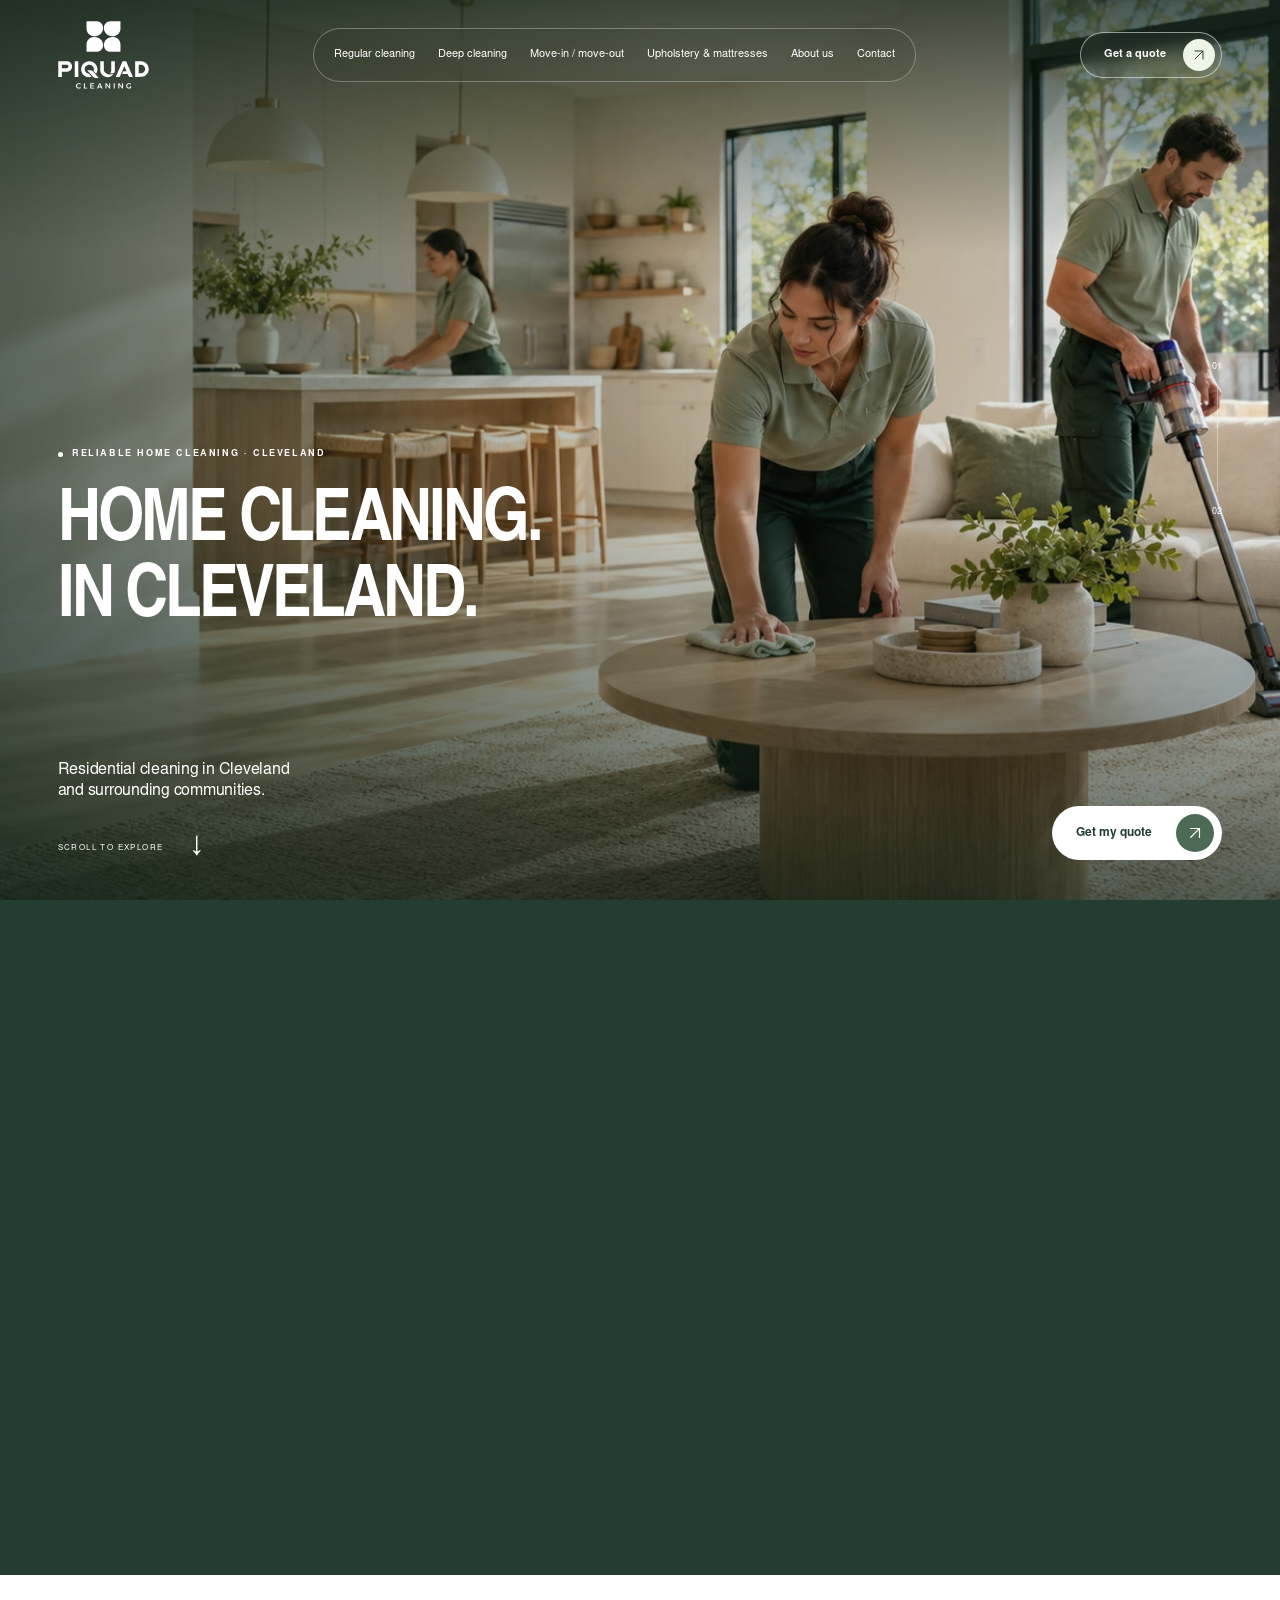
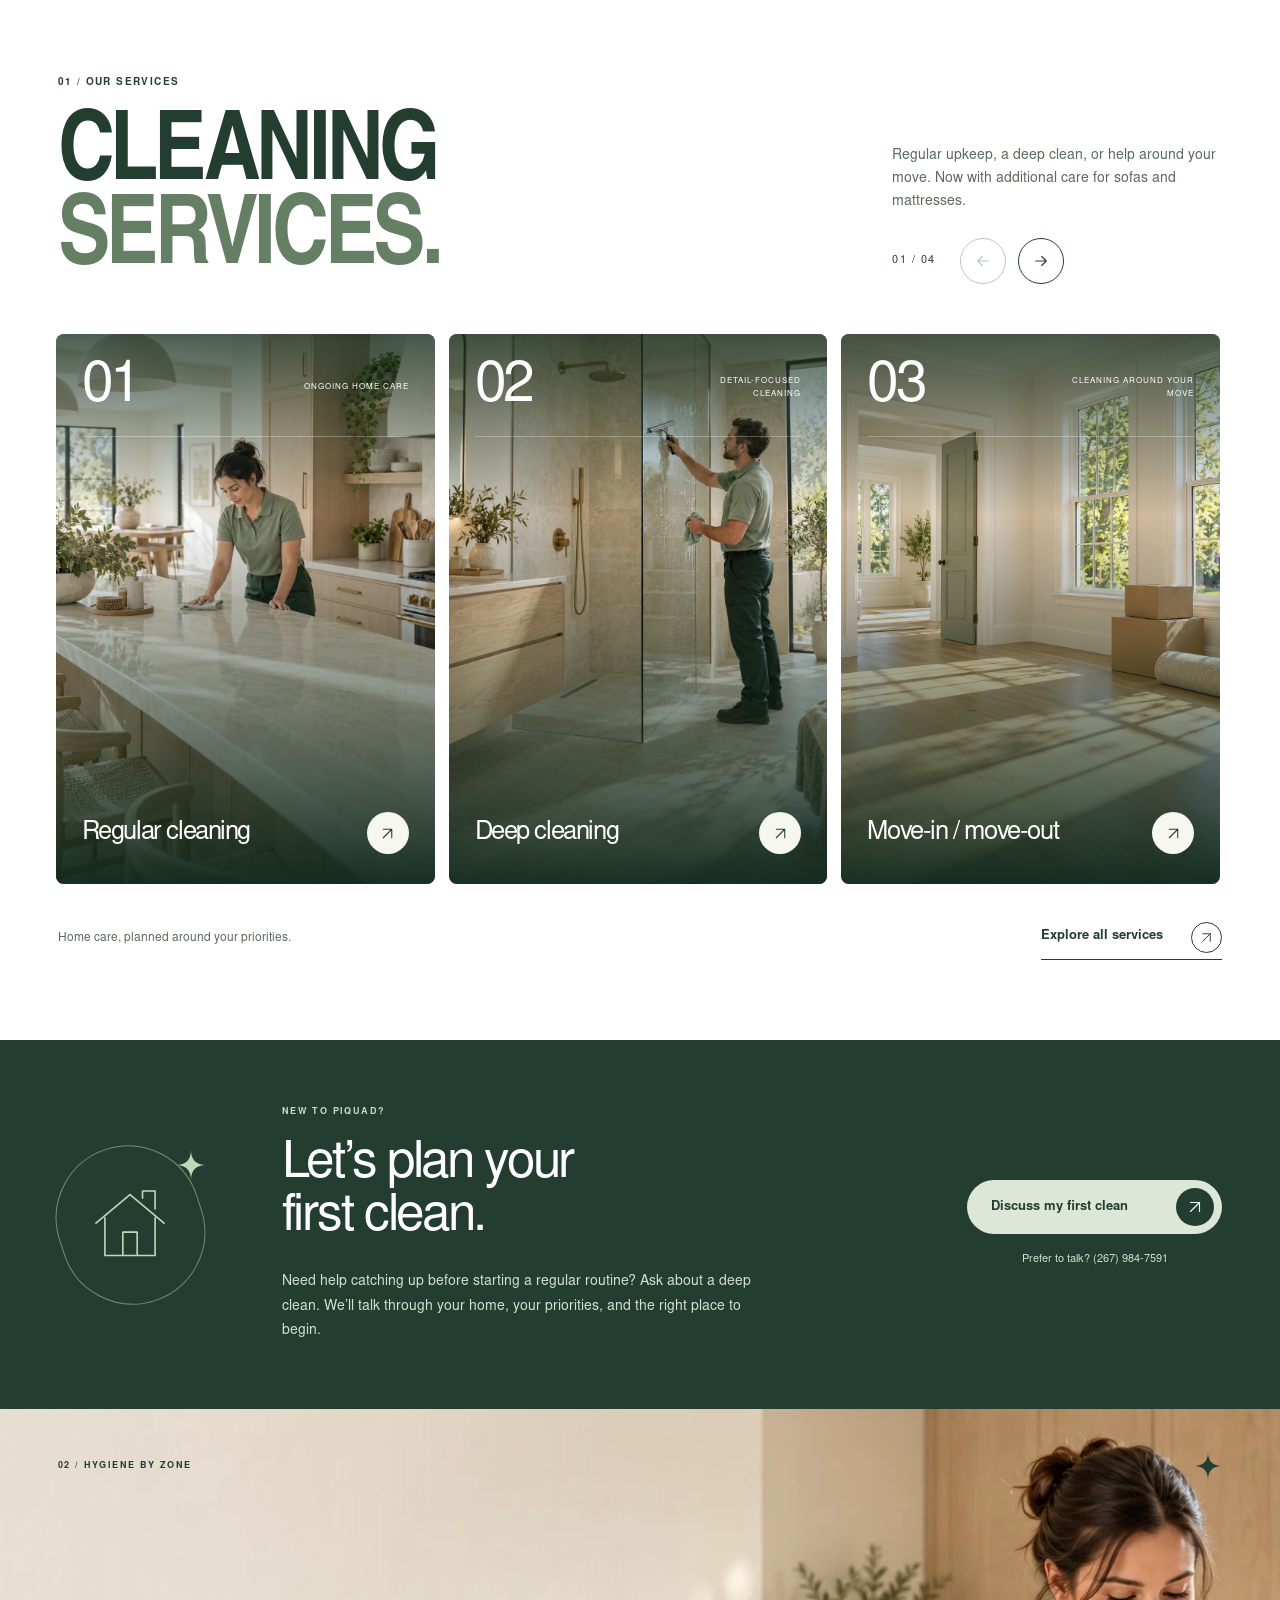
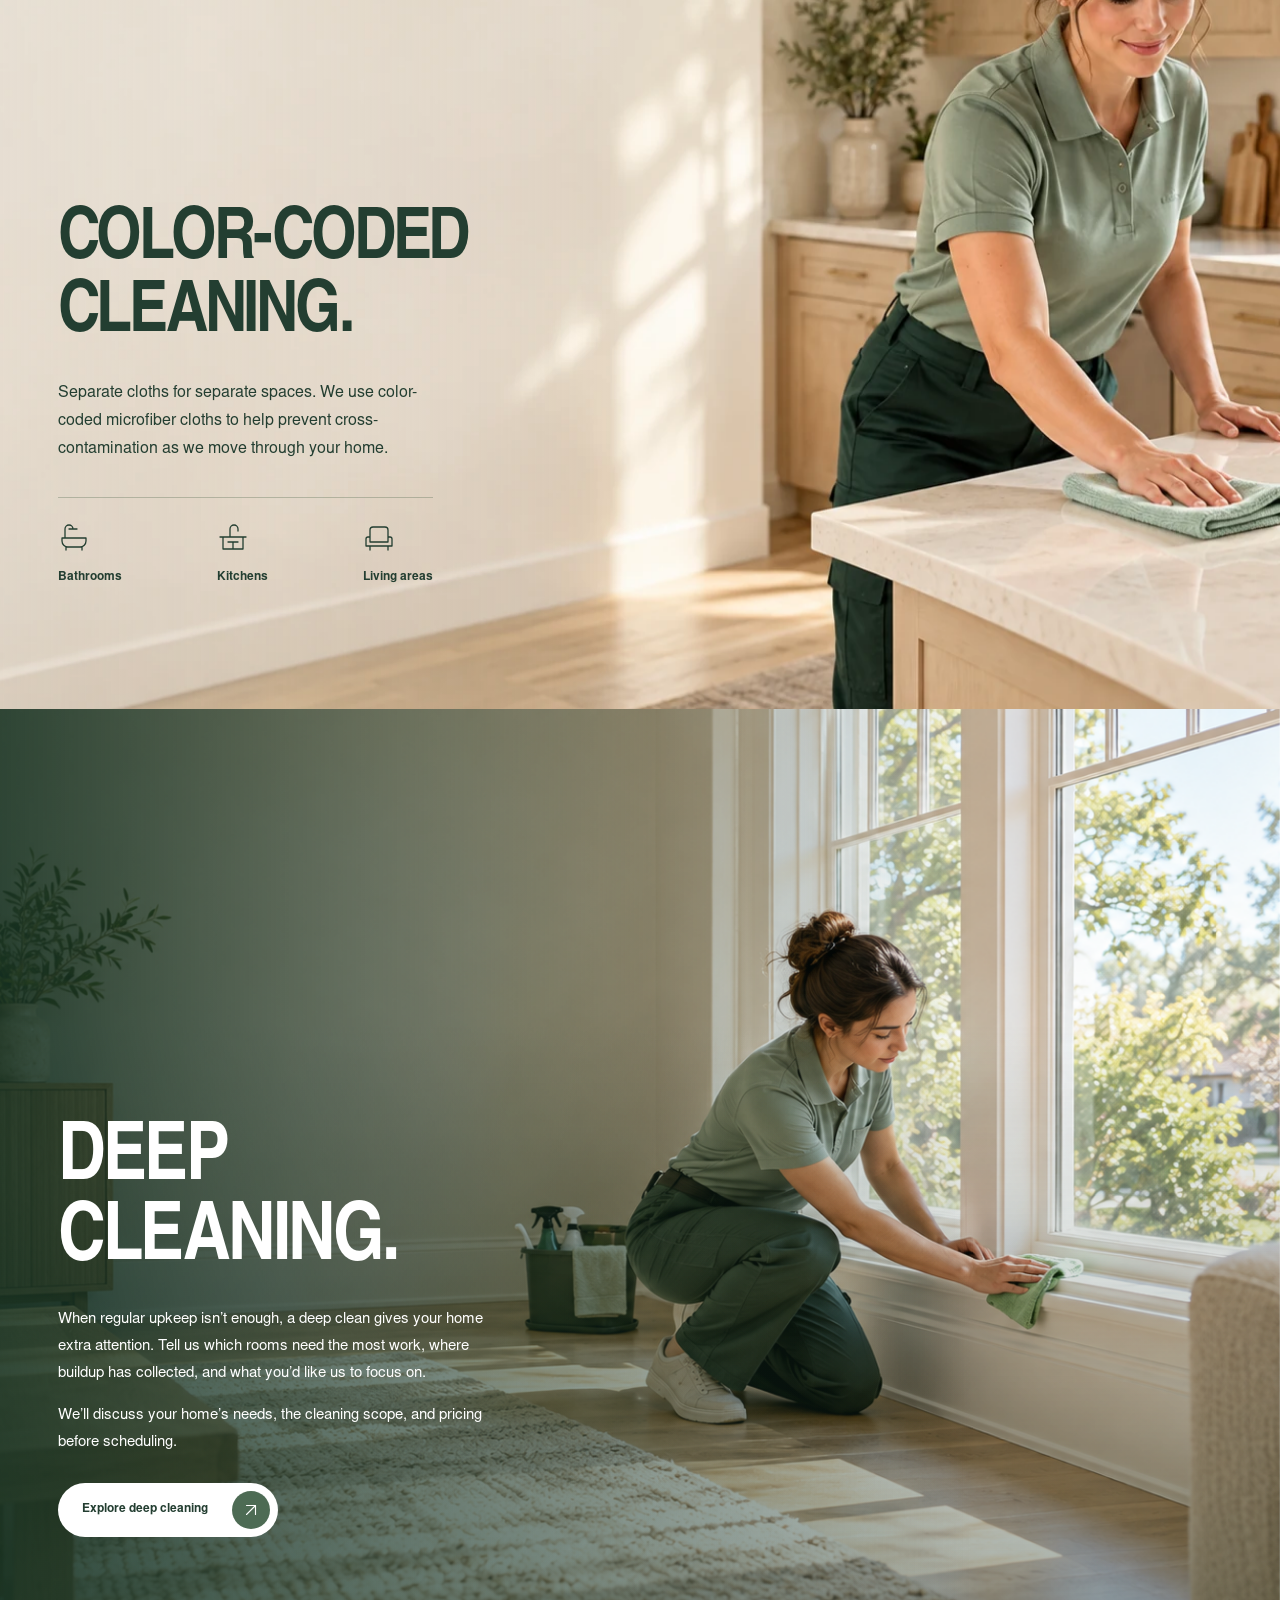
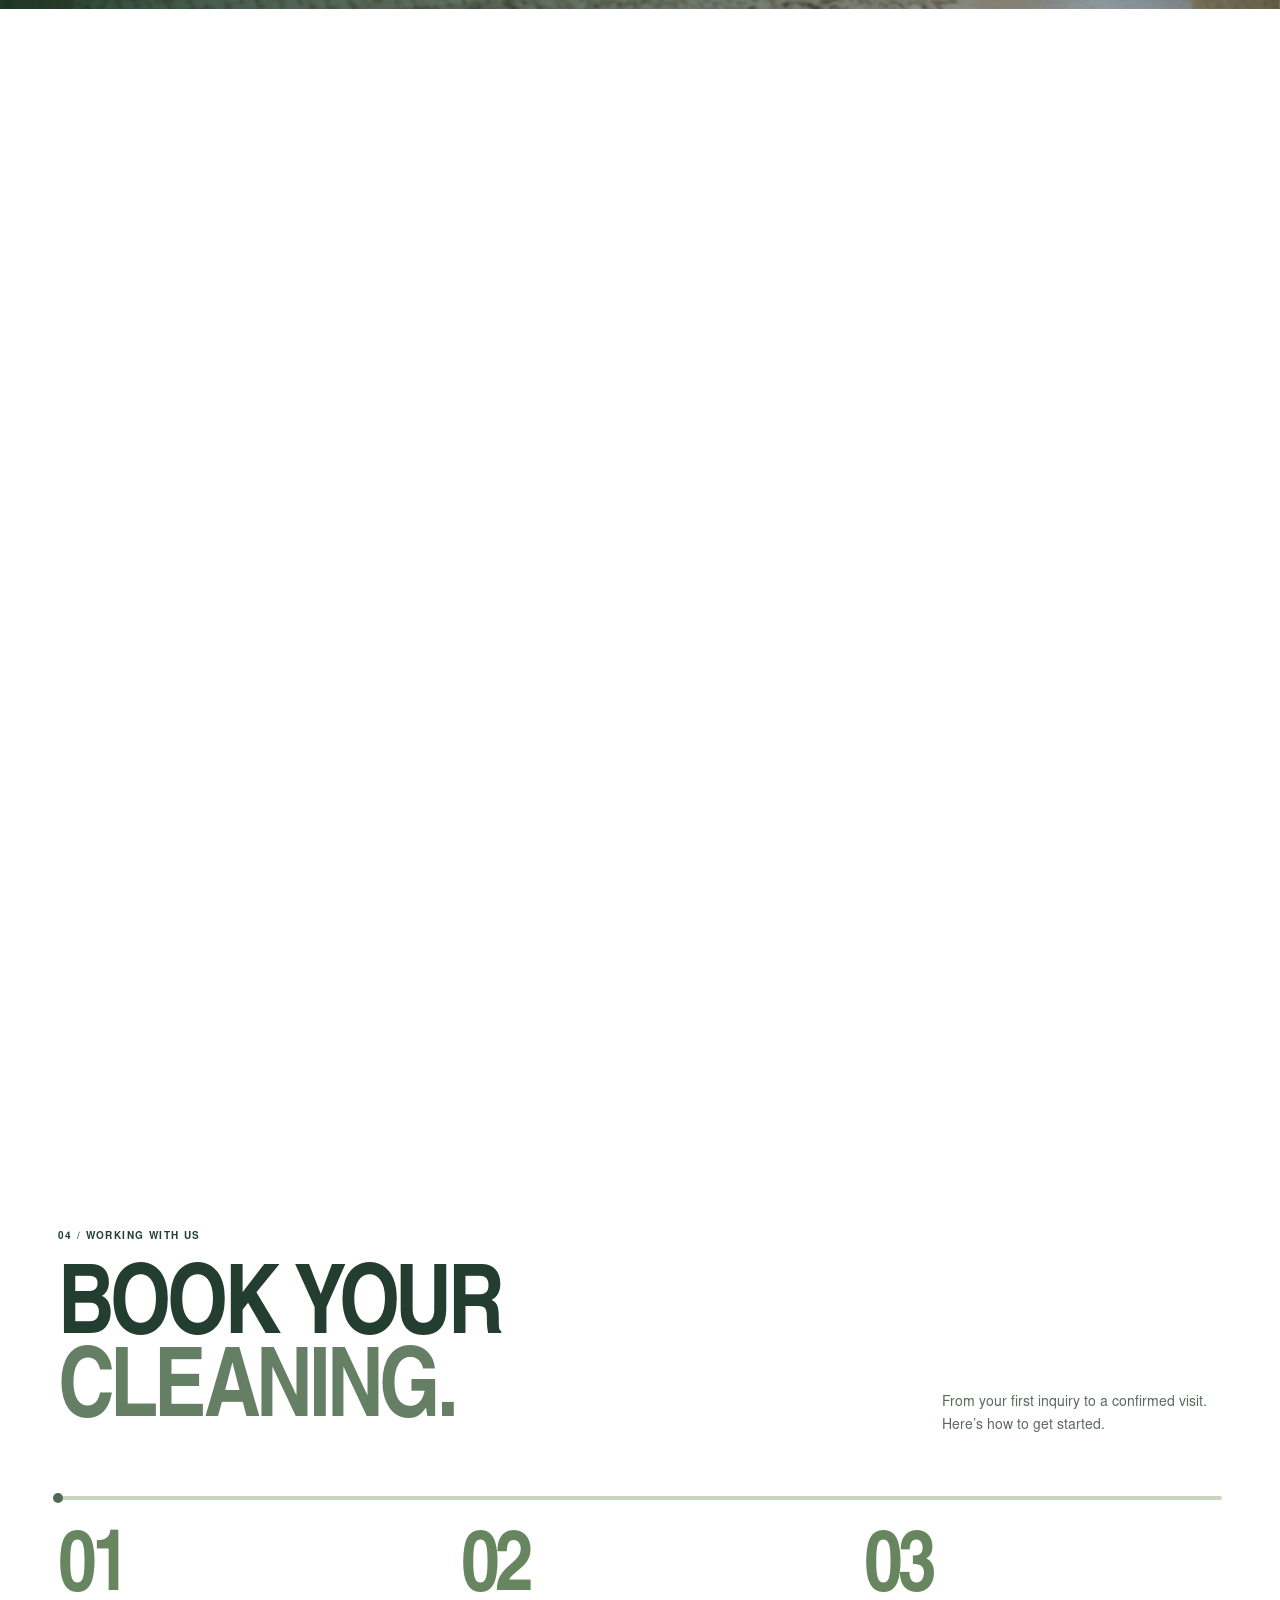
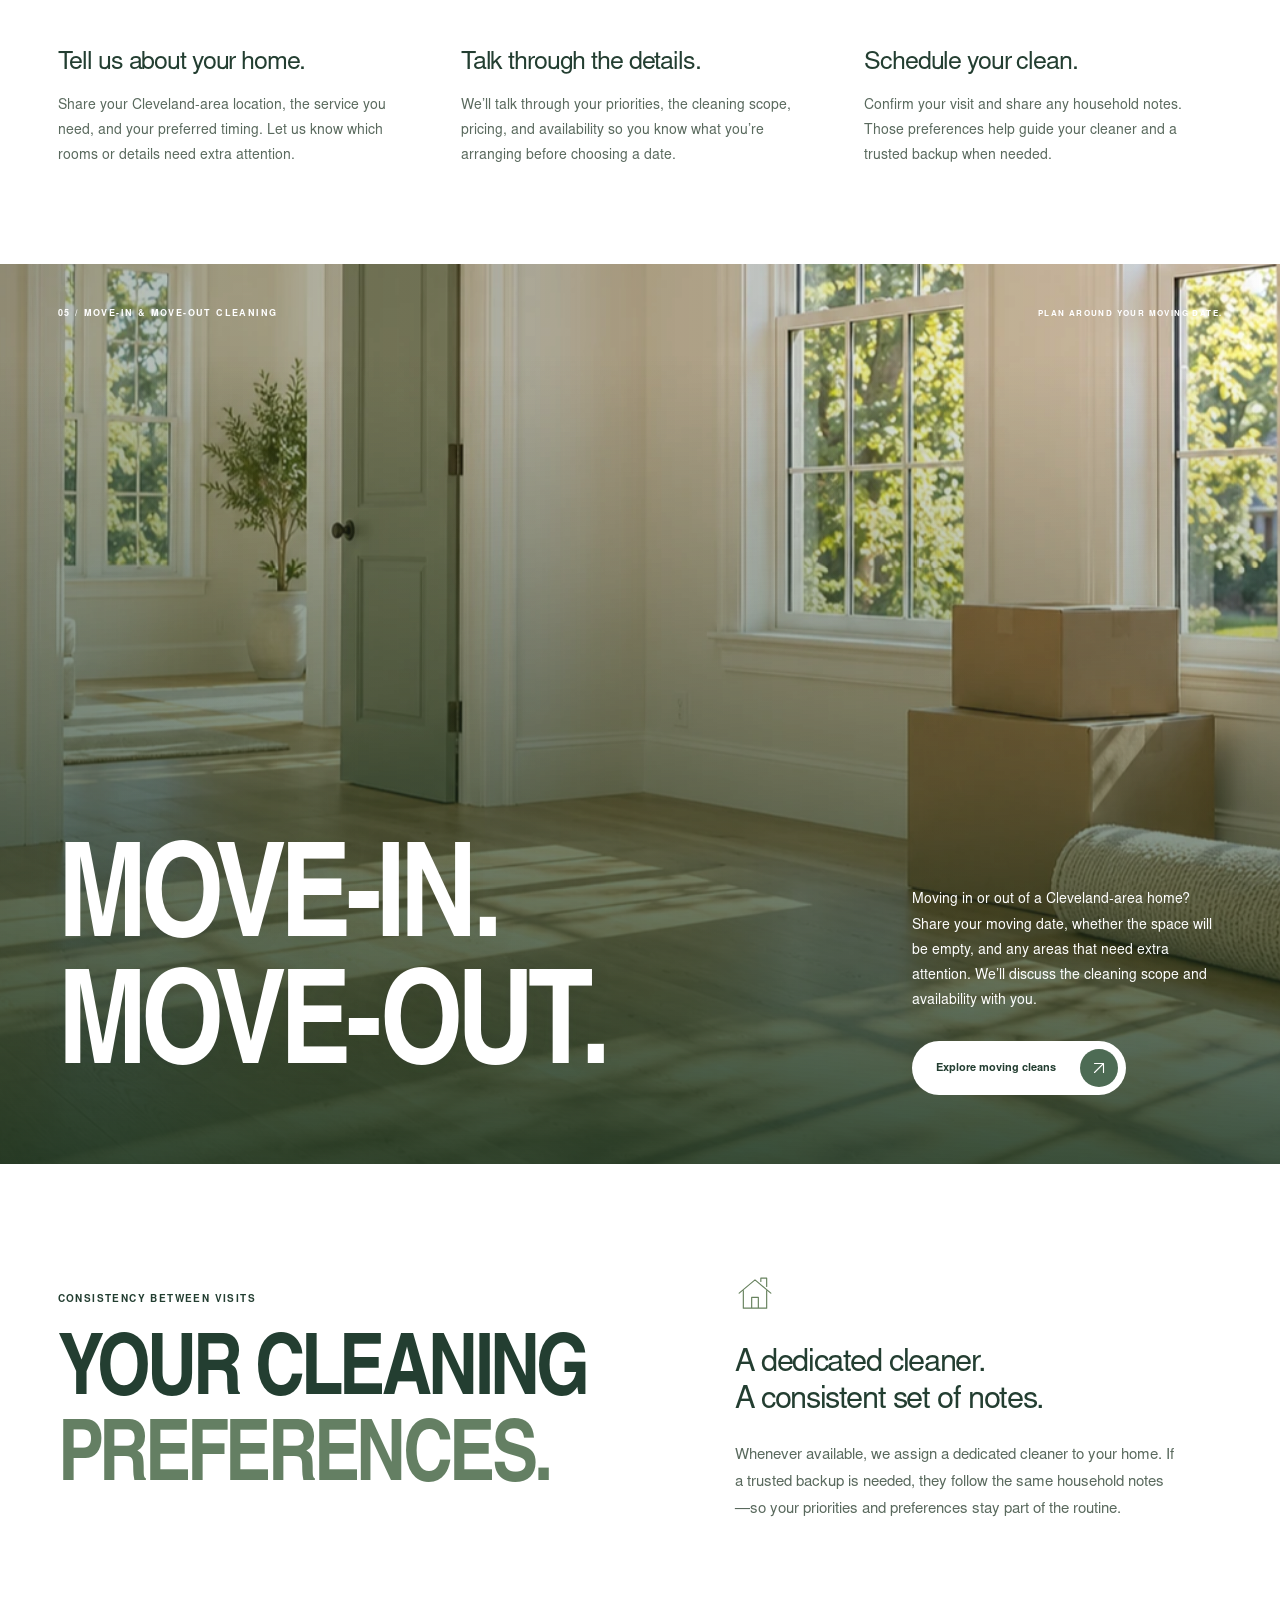
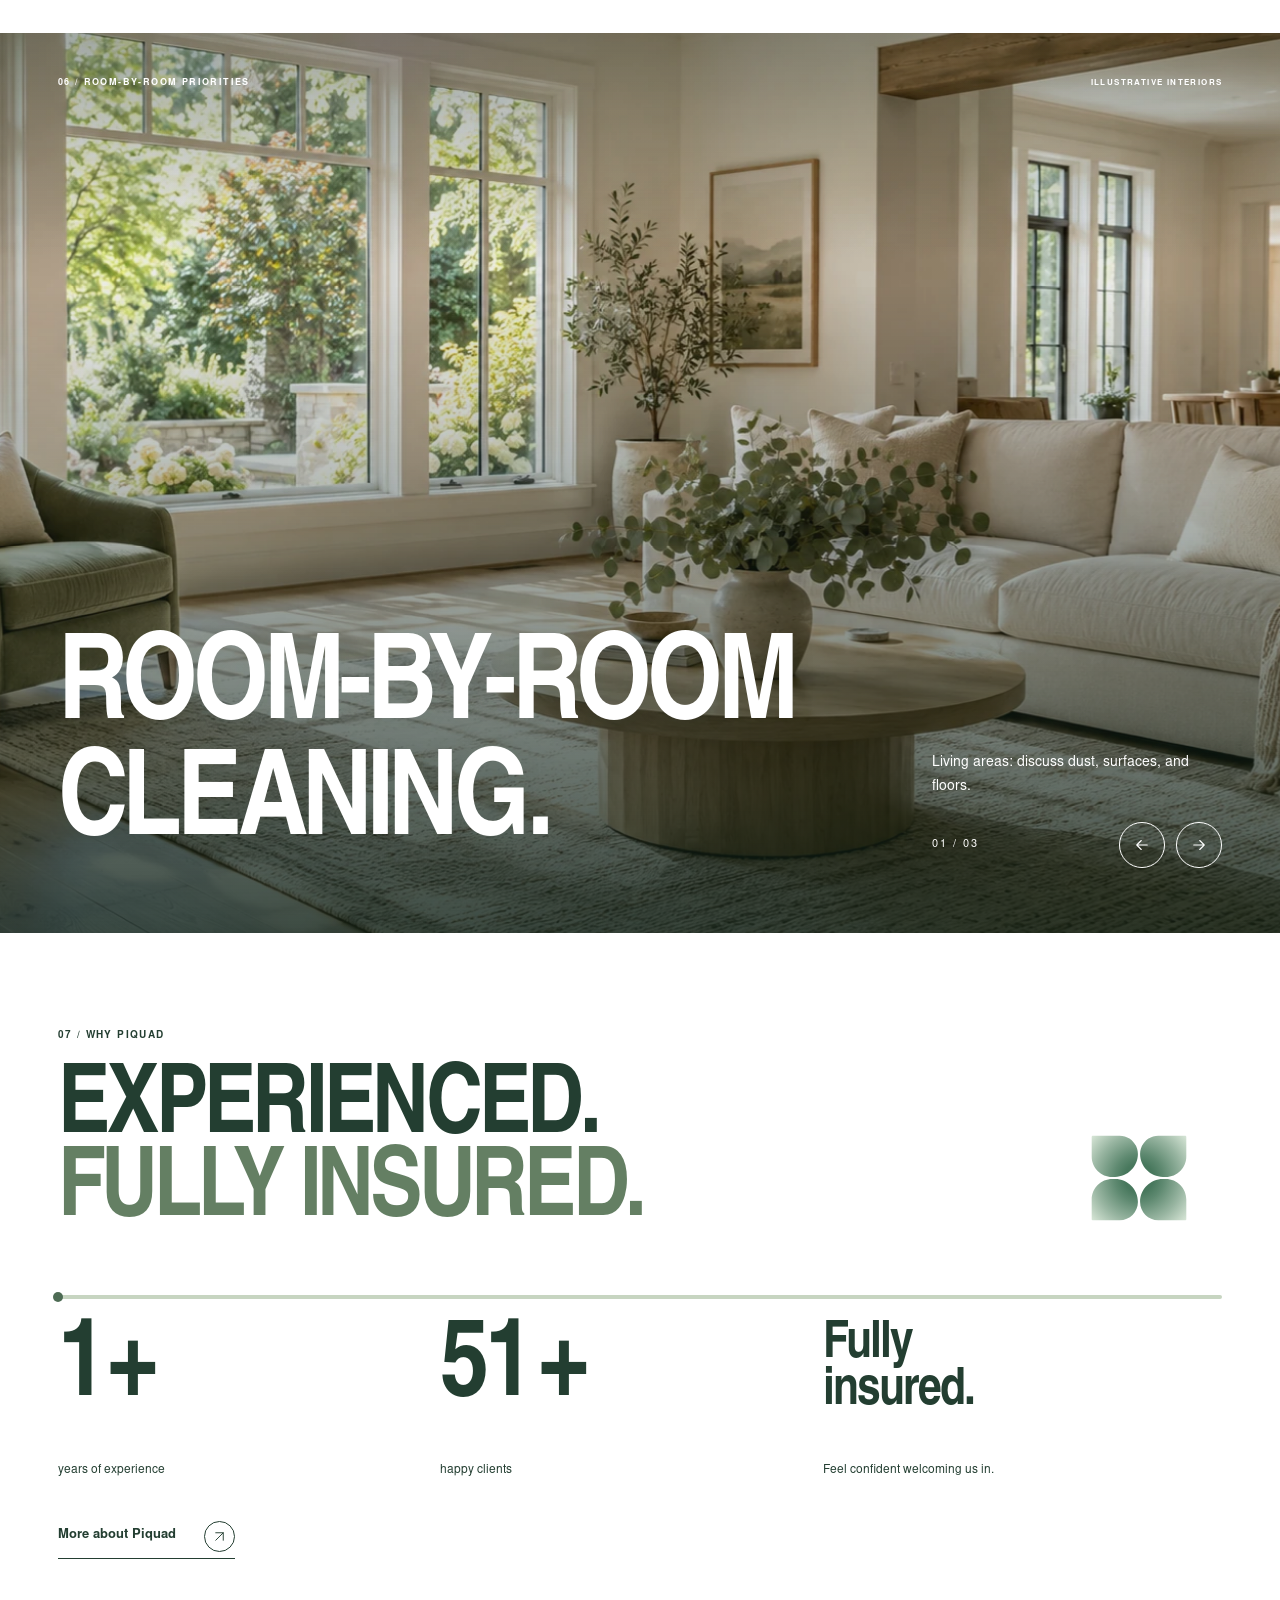
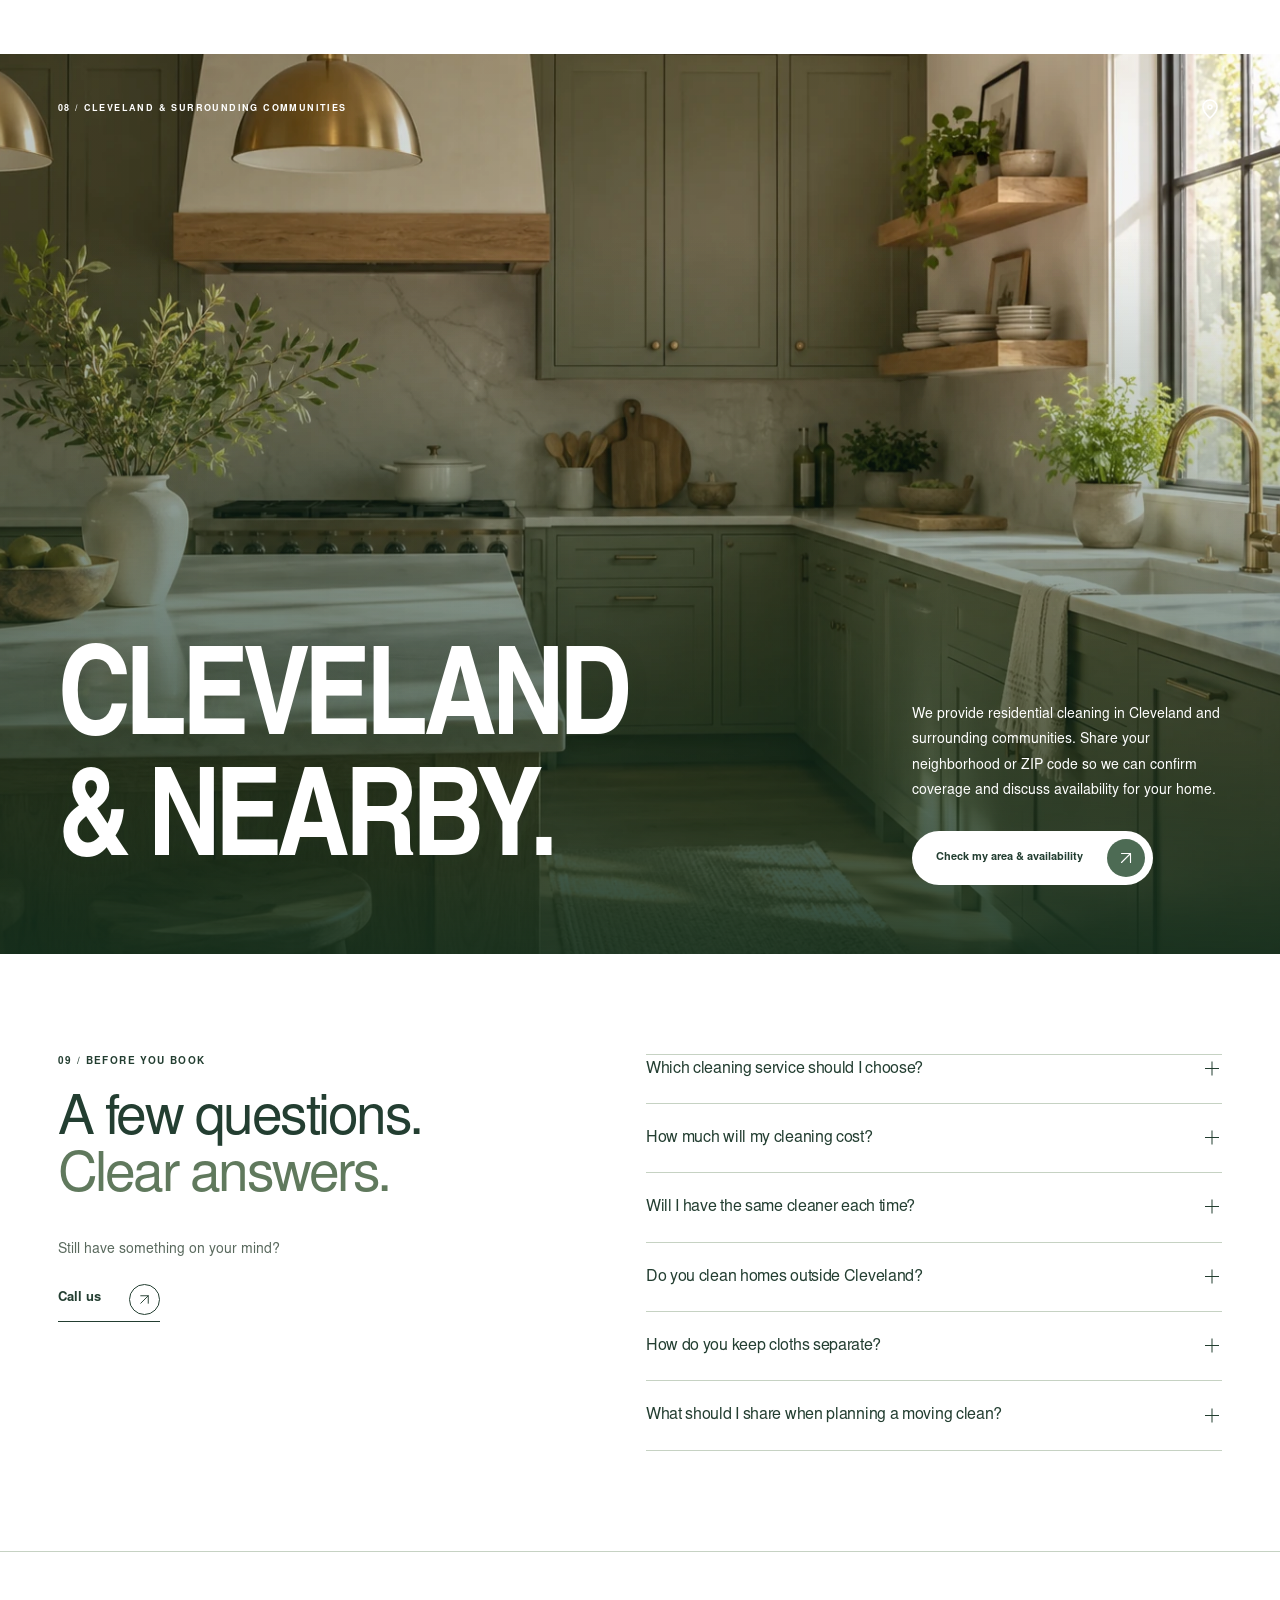
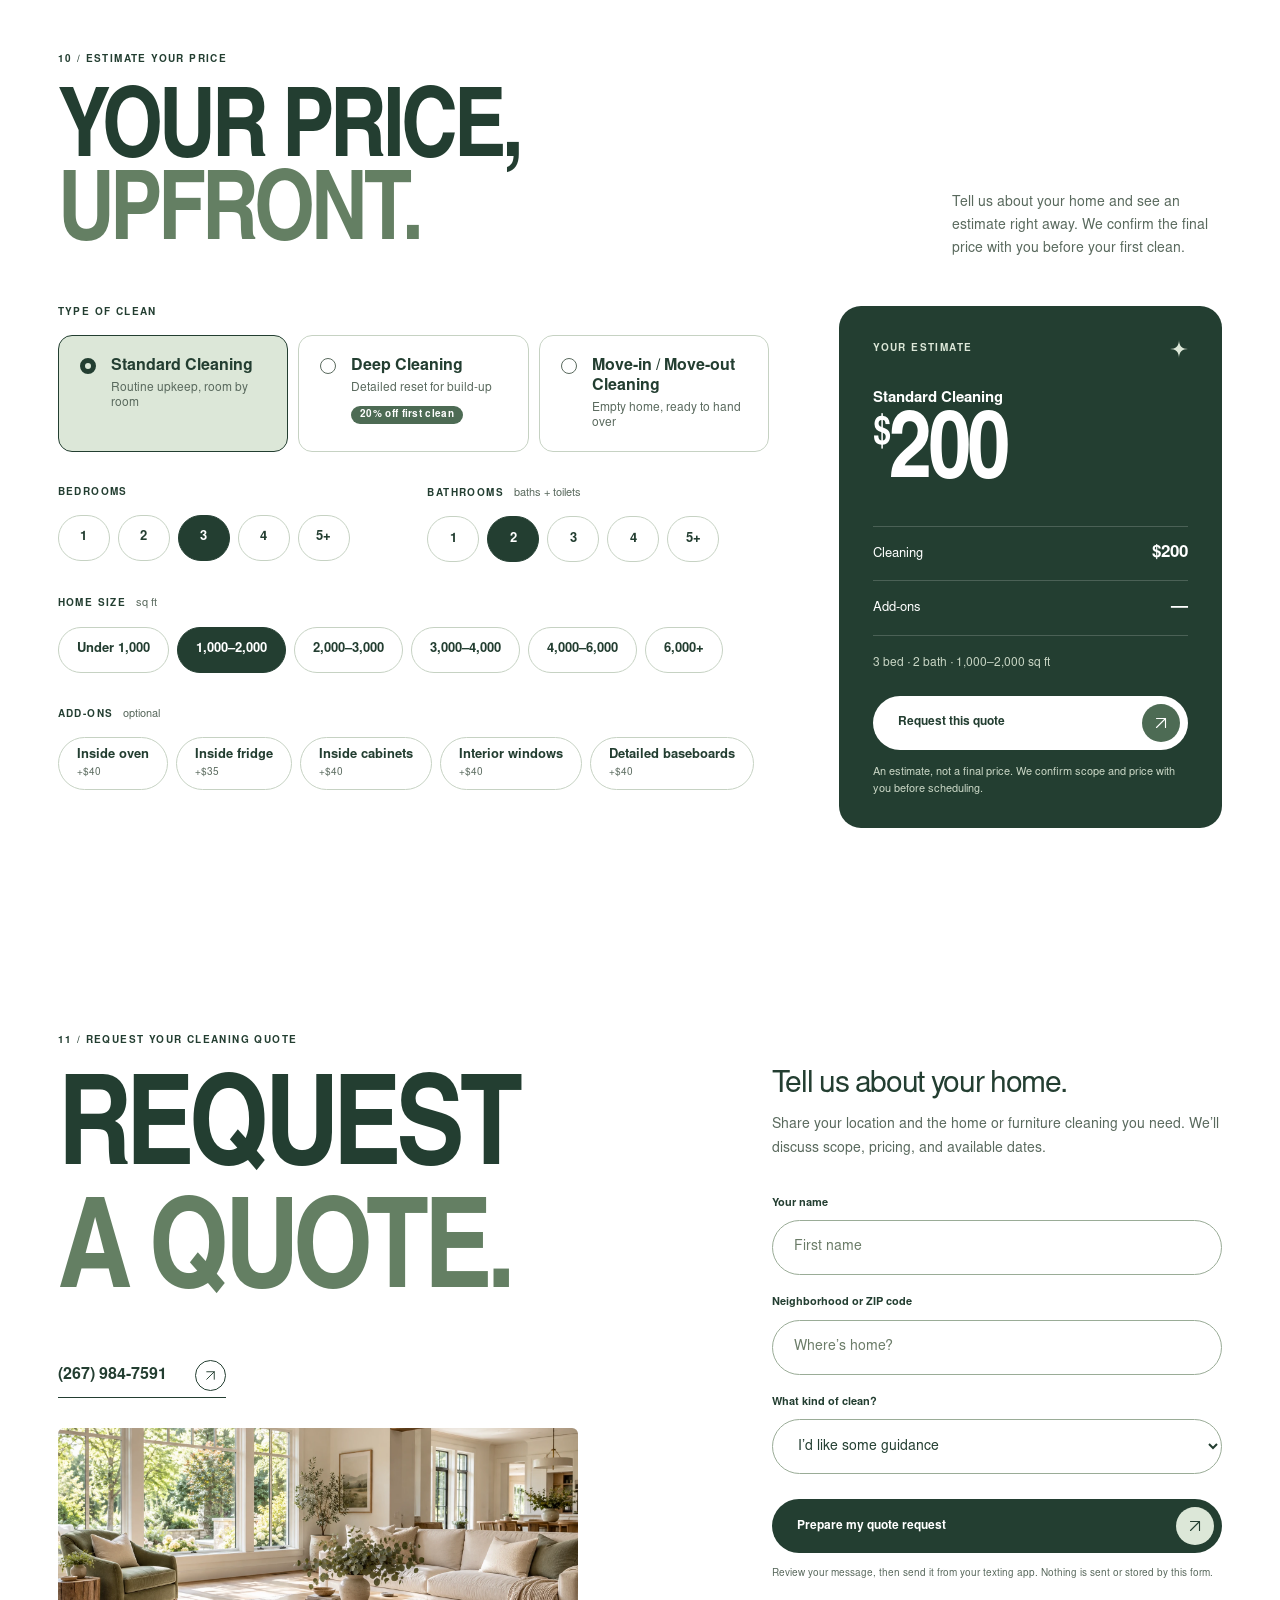
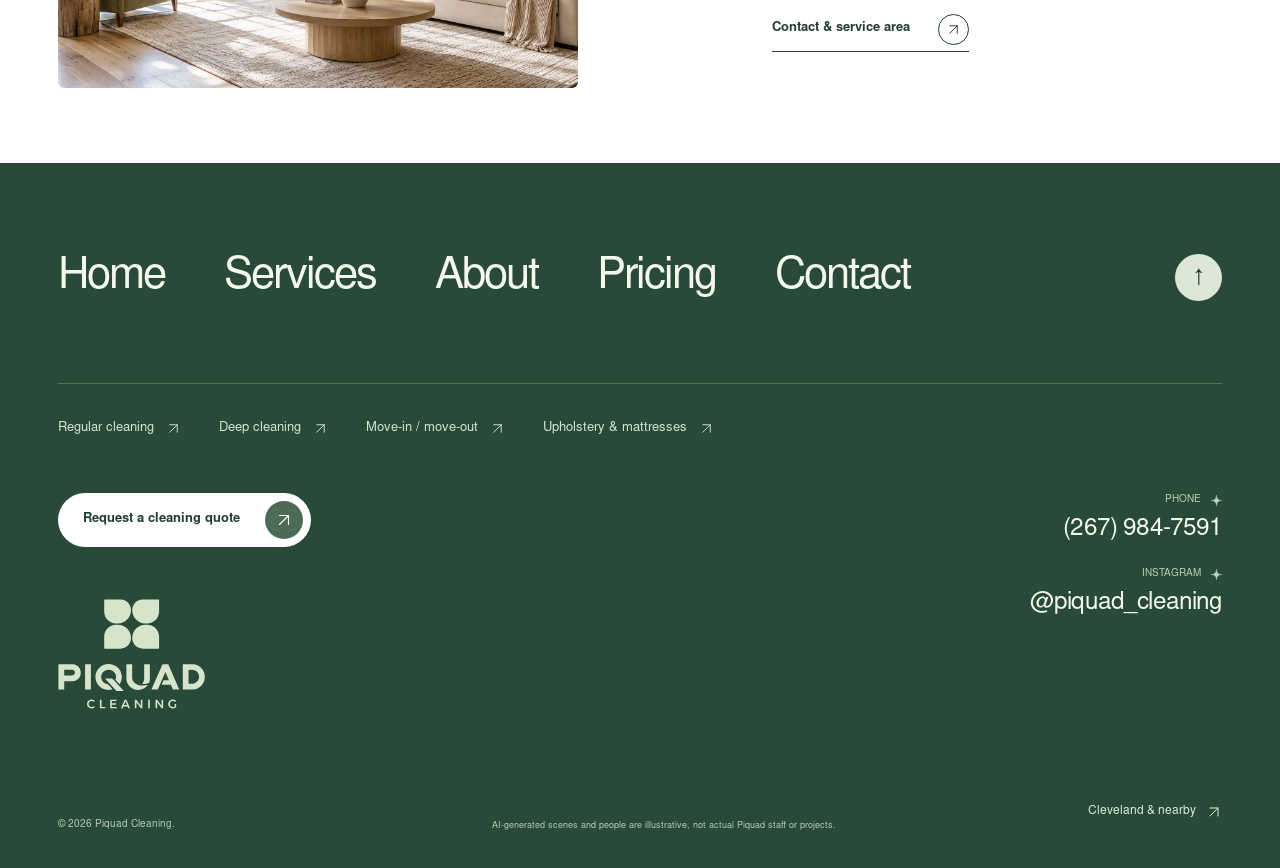
<file: index.html>
<!doctype html>
<html lang="en"><head><meta charset="utf-8"><meta name="viewport" content="width=device-width, initial-scale=1"><meta name="theme-color" content="#ffffff"><title>Piquad Cleaning — Home &amp; Upholstery Cleaning in Cleveland</title><meta name="description" content="Residential cleaning in Cleveland and surrounding communities. Regular, deep, moving, sofa and mattress cleaning. Fully insured, with over four years of experience."><link rel="canonical" href="https://piquad-cleaning.artur-space98.chatgpt.site/"><meta property="og:type" content="website"><meta property="og:title" content="Piquad Cleaning — Home &amp; Upholstery Cleaning in Cleveland"><meta property="og:description" content="Residential cleaning in Cleveland and surrounding communities. Regular, deep, moving, sofa and mattress cleaning. Fully insured, with over four years of experience."><meta property="og:url" content="https://piquad-cleaning.artur-space98.chatgpt.site/"><meta property="og:image" content="https://piquad-cleaning.artur-space98.chatgpt.site/assets/team-hero.webp"><link rel="icon" type="image/svg+xml" href="assets/favicon.svg"><link rel="preload" href="assets/team-hero.webp" as="image" fetchpriority="high"><link rel="preload" href="assets/display.woff" as="font" type="font/woff" crossorigin><script>try{if(!matchMedia('(prefers-reduced-motion: reduce)').matches&&!location.hash)document.documentElement.classList.add('intro')}catch(_){}setTimeout(function(){document.documentElement.classList.remove('intro','intro-ending');document.documentElement.classList.add('page-ready')},4500)</script><link rel="stylesheet" href="vendor/lenis-1.3.26.css"><link rel="stylesheet" href="design.css"><link rel="stylesheet" href="refinements.css"><link rel="stylesheet" href="corporate.css"><script type="module" src="app.mjs"></script><script type="module" src="motion.mjs"></script><script type="module" src="smooth-scroll.mjs"></script><script type="module" src="scroll-scenes.mjs"></script><script type="module" src="counters.mjs"></script><script type="module" src="estimator.mjs"></script><script type="application/ld+json">{"@context":"https://schema.org","@type":"Organization","name":"Piquad Cleaning","url":"https://piquad-cleaning.artur-space98.chatgpt.site","telephone":"+12679847591","areaServed":{"@type":"City","name":"Cleveland"},"sameAs":["https://www.instagram.com/piquad_cleaning/"]}</script></head><body id="top" class="home-page"><a class="skip-link" href="#services">Skip to content</a><svg xmlns="http://www.w3.org/2000/svg" class="svg-defs" aria-hidden="true"><defs>
    <symbol id="arrow" viewBox="0 0 24 24"><path d="M5 12h14M13 6l6 6-6 6"/></symbol>
    <symbol id="arrow-up" viewBox="0 0 24 24"><path d="M6 18 18 6M6 6h12v12"/></symbol>
    <symbol id="sparkle" viewBox="0 0 40 40"><path d="M20 0c0 13-7 20-20 20 13 0 20 7 20 20 0-13 7-20 20-20C27 20 20 13 20 0Z" fill="currentColor"/></symbol>
    <symbol id="logo" viewBox="24 40 1952 1458" fill="currentColor"><g><path d="M485.62,1467.12c-5.41,2.44-10.88,3.65-16.4,3.65s-10.26-1.03-14.85-3.09c-4.6-2.05-8.66-4.87-12.18-8.44-3.52-3.57-6.25-7.77-8.2-12.58-1.95-4.81-2.92-9.98-2.92-15.5s.97-10.66,2.92-15.42c1.95-4.76,4.68-8.95,8.2-12.58,3.52-3.62,7.57-6.44,12.18-8.44,4.6-2,9.55-3,14.85-3s11.04,1.33,16.56,3.98c5.52,2.65,10.28,6.25,14.29,10.8l12.66-14.93c-3.68-3.79-7.9-7.01-12.66-9.66-4.76-2.65-9.77-4.71-15.02-6.17-5.25-1.46-10.63-2.19-16.15-2.19-8.55,0-16.42,1.46-23.62,4.38-7.2,2.92-13.56,7.04-19.08,12.34-5.52,5.3-9.8,11.44-12.83,18.43-3.03,6.98-4.55,14.59-4.55,22.81s1.51,15.75,4.55,22.89c3.03,7.14,7.22,13.37,12.58,18.67,5.36,5.3,11.63,9.44,18.83,12.42,7.2,2.98,14.96,4.46,23.3,4.46,5.52,0,10.96-.79,16.31-2.35,5.36-1.57,10.5-3.82,15.42-6.74,4.92-2.92,9.28-6.33,13.07-10.23l-12.82-13.47c-4.22,4.22-9.04,7.55-14.45,9.98Z"/><polygon points="601.21 1374.83 579.46 1374.83 579.46 1488.47 650.24 1488.47 650.24 1469.96 601.21 1469.96 601.21 1374.83"/><polygon points="737.74 1440.42 792.93 1440.42 792.93 1422.4 737.74 1422.4 737.74 1393.01 799.26 1393.01 799.26 1374.83 715.98 1374.83 715.98 1488.47 801.21 1488.47 801.21 1470.29 737.74 1470.29 737.74 1440.42"/><path d="M907.87,1374.83l-50,113.64h22.73l10.2-24.84h55.05l10.24,24.84h23.22l-49.19-113.64h-22.24ZM898.06,1445.94l20.2-49.19,20.29,49.19h-40.48Z"/><polygon points="1121.19 1454.45 1062.58 1374.83 1041.96 1374.83 1041.96 1488.47 1063.23 1488.47 1063.23 1409.04 1121.51 1488.47 1142.29 1488.47 1142.29 1374.83 1121.19 1374.83 1121.19 1454.45"/><rect x="1218.92" y="1374.83" width="21.75" height="113.64"/><polygon points="1396.52 1454.45 1337.91 1374.83 1317.3 1374.83 1317.3 1488.47 1338.56 1488.47 1338.56 1409.03 1396.84 1488.47 1417.62 1488.47 1417.62 1374.83 1396.52 1374.83 1396.52 1454.45"/><path d="M1571.36,1464.34c-2.68,1.57-5.51,2.94-8.52,4.08-5.58,2.11-10.9,3.17-15.99,3.17-5.52,0-10.66-1.03-15.42-3.08-4.76-2.05-8.93-4.92-12.5-8.6-3.57-3.68-6.36-7.93-8.36-12.74-2-4.81-3-10.04-3-15.67s1-10.82,3-15.59c2-4.76,4.79-8.95,8.36-12.58,3.57-3.62,7.71-6.47,12.42-8.52,4.71-2.06,9.82-3.08,15.34-3.08s11.47,1.16,17.21,3.49c5.73,2.33,10.71,5.49,14.93,9.49l12.34-14.93c-3.68-3.35-7.95-6.25-12.82-8.68-4.87-2.44-9.99-4.3-15.34-5.6-5.36-1.3-10.8-1.95-16.32-1.95-8.66,0-16.72,1.46-24.19,4.38-7.47,2.92-13.99,7.04-19.56,12.34-5.57,5.3-9.9,11.44-12.99,18.43-3.08,6.98-4.62,14.59-4.62,22.81s1.51,15.88,4.55,22.97c3.03,7.09,7.31,13.29,12.82,18.59,5.52,5.3,11.88,9.44,19.07,12.42,7.2,2.98,15.07,4.46,23.62,4.46,5.19,0,10.5-.62,15.91-1.87,5.41-1.24,10.63-3,15.67-5.28,5.03-2.27,9.5-4.87,13.39-7.79v-42.7h-18.99v32.04Z"/></g><path d="M816.38,364.4h-22.35c-87.17,0-157.83-70.66-157.83-157.83V56.41c0-5.03,4.08-9.12,9.12-9.12h205.94c77.53,0,140.37,62.85,140.37,140.37v1.49c0,96.78-78.46,175.24-175.24,175.24ZM1183.62,364.4h22.35c87.17,0,157.83-70.66,157.83-157.83V56.41c0-5.03-4.08-9.12-9.12-9.12h-205.94c-77.53,0-140.37,62.85-140.37,140.37v1.49c0,96.78,78.46,175.24,175.24,175.24ZM1008.38,556.33v1.49c0,77.53,62.85,140.37,140.37,140.37h205.94c5.03,0,9.12-4.08,9.12-9.12v-150.15c0-87.17-70.66-157.83-157.83-157.83h-22.35c-96.78,0-175.24,78.46-175.24,175.24ZM816.38,381.09h-22.35c-87.17,0-157.83,70.66-157.83,157.83v150.15c0,5.03,4.08,9.12,9.12,9.12h205.94c77.53,0,140.37-62.85,140.37-140.37v-1.49c0-96.78-78.46-175.24-175.24-175.24Z"/><g><path d="M1922.21,1188.97c-30.01,29.9-67.75,48.82-109.87,49.01l-134.11.62.02-334.97,130.55.16c11.08.01,22.16.95,32.99,3.3,79.42,17.21,134.88,94.2,127.74,176.95-2.17,40.01-19.42,75.58-47.32,104.93ZM1893.6,1067.51c-2.49-51.88-46.13-88.67-95.9-88.28l-43.33.34-.05,183.44,47.5-.32c4.42-.03,8.85-.24,13.22-.9,45.04-6.88,80.84-46.6,78.55-94.28Z"/><path d="M222.04,1129.34l-115.53.71.04,108.46-76.64-.03-.06-334.8,193.71.02c29.94.1,55.92,17.79,74.74,39.25,20.85,24.33,28.69,52.47,26.76,84.85-3.22,53.97-47.32,99.04-103.03,101.55ZM244.15,998.44c-6.63-12.45-19.56-19.9-34.75-19.12l-102.9.05.08,75.4,102.72-.27c28.76-.08,48.34-30.67,34.84-56.05Z"/><polygon points="1398.04 1175.68 1422.93 1117.63 1494.65 1117.17 1447.18 1009.2 1347.11 1238.49 1262.53 1238.54 1336.49 1070.5 1409.51 903.66 1485.86 903.75 1498.94 934.68 1630.77 1238.24 1547.02 1238.51 1519.77 1175.78 1398.04 1175.68"/><path d="M700.29,977.67c-32.04-1.39-60.55,11.19-79.97,33.51-20.12,23.13-28.29,54.23-21.03,84.53,9.98,41.63,45.56,69.99,87.13,74.1l61.54,66.96c-25.8,8.65-51.29,9.55-77.88,6.39-81.24-10.54-144.79-78.62-149.35-159.96-5.63-100.36,75.17-180.52,174.12-180.69,90.09-.16,167.41,65.76,174.55,157.28,2.99,38.42-6.52,76.23-29.3,108.83l-54.07-57.72c8.6-19.82,10.3-39.79,5.08-60.34-11.05-41.28-46.89-70.98-90.84-72.88Z"/><path d="M1037.92,1149.16c44.81,42.52,119.67,44.62,178.95,27.45-31.72,45.93-83.68,70.56-137.68,68.17-52.55-2.33-102.61-31.06-129.24-78.01-12.45-21.96-19.56-44.78-19.58-70.44l-.14-192.59,76.55-.05.25,178.59c.04,26.26,12.35,49.3,30.88,66.88Z"/><polygon points="459.65 1238.4 383 1238.56 382.97 903.67 459.75 903.71 459.65 1238.4"/><path d="M1232.99,1148.56c-29.24,13.98-61.61,18.43-94.3,16.88,11.65-11.38,18.5-24.42,22.67-39,2.98-10.41,4.23-21.24,4.26-32.07l.54-190.68h76.48s-.06,169.25-.06,169.25c0,14.05-.61,28.1-2.03,42.07-1.34,13.14-3.25,24.53-7.55,33.54Z"/><path d="M896.17,1259.84l-21.19.32-58.25-.19c-13.74-.04-24.22-6.97-33.21-16.76l-136.27-148.26,79.84-.23c15.48-.05,26.53,8.81,36.35,19.53l78.88,86.07,53.83,59.52Z"/></g></symbol><symbol id="mark" viewBox="0 0 48 54"><path d="M10 31V5h16a16 16 0 0 1 0 32h-5" fill="none" stroke="currentColor" stroke-width="4.5"/><path d="M6 50C5 35 14 29 28 29c1 14-8 23-22 21Z" fill="currentColor"/><path d="m7 48 14-14" stroke="#f8f9f4" stroke-width="1.5"/><path d="M20 12c0 5-2 7-7 7 5 0 7 2 7 7 0-5 2-7 7-7-5 0-7-2-7-7Z" fill="currentColor"/></symbol>
    <symbol id="check" viewBox="0 0 24 24"><path d="m6 12 4 4 8-8"/><circle cx="12" cy="12" r="10"/></symbol>
    <symbol id="pin" viewBox="0 0 24 24"><path d="M19 10c0 5-7 11-7 11S5 15 5 10a7 7 0 1 1 14 0Z"/><circle cx="12" cy="10" r="2"/></symbol>
    <symbol id="phone" viewBox="0 0 24 24"><path d="m7 3 3 5-3 3c2 3 3 4 6 6l3-3 5 3c0 3-2 4-4 4C9 21 3 15 3 7c0-2 1-4 4-4Z"/></symbol>
  <symbol id="bath-zone" viewBox="0 0 32 32"><path d="M4 17h24v3a6 6 0 0 1-6 6H10a6 6 0 0 1-6-6ZM7 17V8a4 4 0 0 1 8 0M11 8h8M8 26v3m16-3v3"/></symbol><symbol id="kitchen-zone" viewBox="0 0 32 32"><path d="M3 16h26M6 16v12h20V16M13 16V8a4 4 0 0 1 8 0v2M11 21h10M16 21v7"/></symbol><symbol id="living-zone" viewBox="0 0 32 32"><path d="M7 16V9a3 3 0 0 1 3-3h12a3 3 0 0 1 3 3v7M7 16H5a2 2 0 0 0-2 2v7h26v-7a2 2 0 0 0-2-2h-2v5H7ZM7 25v4m18-4v4"/></symbol><symbol id="house" viewBox="0 0 48 48"><path d="m5 23 19-16 19 16M10 20v21h28V20M20 41V28h8v13M31 9V5h7v10"/></symbol><symbol id="bed" viewBox="0 0 32 32"><path d="M3 26V8m26 18V13H3m0 8h26M6 13V8h8v5m3 0V8h8v5M3 26v3m26-3v3"/></symbol><symbol id="chevron" viewBox="0 0 24 24"><path d="m7 9 5 5 5-5"/></symbol></defs></svg><div class="preloader" id="preloader" role="region" aria-label="Opening Piquad Cleaning">
  <div class="loader-curtain" aria-hidden="true"></div>
  <div class="loader-center" aria-hidden="true"><div class="loader-emblem"><svg class="loader-orbit" viewBox="0 0 160 160"><circle class="loader-orbit-track" cx="80" cy="80" r="73"/><circle class="loader-orbit-arc" cx="80" cy="80" r="73"/></svg><svg class="loader-symbol" viewBox="0 0 2000 1830.51"><defs><radialGradient id="loader-logo-gradient" cx="1000" cy="915.26" r="1330.77" gradientUnits="userSpaceOnUse"><stop offset=".23" stop-color="#48785d"/><stop offset=".38" stop-color="#5e8970"/><stop offset=".69" stop-color="#98b5a1"/><stop offset="1" stop-color="#d9e7d8"/></radialGradient></defs><path fill="url(#loader-logo-gradient)" d="M502.47,892.64h-60.56c-236.19,0-427.67-191.47-427.67-427.67V58.12c0-13.64,11.06-24.7,24.7-24.7h558c210.07,0,380.36,170.29,380.36,380.36v4.04c0,262.24-212.59,474.83-474.83,474.83ZM1497.53,892.64h60.56c236.19,0,427.67-191.47,427.67-427.67V58.12c0-13.64-11.06-24.7-24.7-24.7h-558c-210.07,0-380.36,170.29-380.36,380.36v4.04c0,262.24,212.59,474.83,474.83,474.83ZM1022.7,1412.7v4.04c0,210.07,170.29,380.36,380.36,380.36h558c13.64,0,24.7-11.06,24.7-24.7v-406.86c0-236.19-191.47-427.67-427.67-427.67h-60.56c-262.24,0-474.83,212.59-474.83,474.83ZM502.47,937.87h-60.56c-236.19,0-427.67,191.47-427.67,427.67v406.86c0,13.64,11.06,24.7,24.7,24.7h558c210.07,0,380.36-170.29,380.36-380.36v-4.04c0-262.24-212.59-474.83-474.83-474.83Z"/></svg></div></div>
  <button class="skip-intro" id="skip-intro">Skip intro <span aria-hidden="true">↗</span></button>
</div><main id="main">
  <section class="hero-scroll" id="home" aria-labelledby="hero-title">
    <div class="hero-stage">
      <div class="hero-image-wrap"><img id="hero-image" src="assets/team-hero.webp" width="1672" height="941" fetchpriority="high" alt="Illustrative cleaning team in soft green uniforms working together in a sunlit home"></div>
      <div class="hero-shade" aria-hidden="true"></div>
      <header class="header"><a class="brand" href="index.html" aria-label="Piquad Cleaning home"><svg class="brand-logo" viewBox="0 0 1952 1458" aria-hidden="true"><use href="#logo" width="1952" height="1458"/></svg></a><nav class="desktop-nav" aria-label="Main navigation"><a href="regular-cleaning.html">Regular cleaning</a><a href="deep-cleaning.html">Deep cleaning</a><a href="move-in-move-out-cleaning.html">Move-in / move-out</a><a href="upholstery-cleaning.html">Upholstery & mattresses</a><a href="about.html">About us</a><a href="contact.html">Contact</a></nav><div class="header-actions"><button class="button button-glass header-cta" data-inquiry>Get a quote<span class="button-arrow" aria-hidden="true"><svg class="icon" aria-hidden="true"><use href="#arrow-up"/></svg></span></button><button class="menu-toggle" aria-expanded="false" aria-controls="mobile-nav" aria-label="Open navigation"><span></span><span></span></button></div><nav id="mobile-nav" class="mobile-nav" aria-label="Mobile navigation" data-lenis-prevent hidden><a href="regular-cleaning.html">Regular cleaning</a><a href="deep-cleaning.html">Deep cleaning</a><a href="move-in-move-out-cleaning.html">Move-in / move-out</a><a href="upholstery-cleaning.html">Upholstery & mattresses</a><a href="about.html">About us</a><a href="contact.html">Contact</a></nav></header>
      <div class="hero-copy"><p class="eyebrow"><span class="dot"></span> RELIABLE HOME CLEANING · CLEVELAND</p><h1 id="hero-title"><span class="hero-line">HOME CLEANING.</span><span class="hero-line">IN CLEVELAND.</span></h1></div>
      <div class="hero-next" aria-hidden="true"><p class="eyebrow">CLEANING THAT FITS YOUR HOME.</p><p class="display">REGULAR.<br>DEEP.<br><span>MOVING DAY.</span></p></div>
      <div class="hero-side" aria-hidden="true"><span>01</span><div><i id="hero-progress"></i></div><span>02</span></div>
      <div class="hero-bottom"><div class="hero-bottom-copy"><p>Residential cleaning in Cleveland<br>and surrounding communities.</p><a class="scroll-cue" href="#services"><span>SCROLL TO EXPLORE</span><span aria-hidden="true">↓</span></a></div><div class="hero-bottom-action"><button class="button button-light" data-inquiry>Get my quote <span class="button-arrow"><svg class="icon"><use href="#arrow-up"/></svg></span></button></div></div>
    </div>
  </section>

  <section class="services content-section" id="services" aria-labelledby="services-title"><div class="section-head reveal"><div><p class="eyebrow">01 / OUR SERVICES</p><h2 id="services-title">CLEANING<br><span>SERVICES.</span></h2></div><div class="section-head-side"><p>Regular upkeep, a deep clean, or help around your move. Now with additional care for sofas and mattresses.</p><div class="carousel-controls" aria-label="Service cards"><span class="service-slide-status" aria-live="polite" id="services-counter">01 / 04</span><button id="services-prev" class="round-button" aria-controls="service-track" aria-label="Previous service" disabled><svg class="icon" aria-hidden="true"><use href="#arrow"/></svg></button><button id="services-next" class="round-button" aria-controls="service-track" aria-label="Next service"><svg class="icon" aria-hidden="true"><use href="#arrow"/></svg></button></div></div></div><div class="service-track reveal" id="service-track" data-lenis-prevent-horizontal tabindex="0" role="region" aria-label="Our four cleaning services"><article class="service-card" data-service-card="regular-cleaning"><img src="assets/regular-clean.webp" width="1086" height="1448" alt="Illustrative cleaner wiping a bright kitchen island" loading="lazy" decoding="async"><div class="card-top"><span class="card-number">01</span><span>ONGOING HOME CARE</span></div><div class="card-bottom"><div class="card-title-row"><h3><a class="service-card-title-link" href="regular-cleaning.html">Regular cleaning</a></h3><a class="card-link" href="regular-cleaning.html" aria-label="Explore regular cleaning"><svg class="icon" aria-hidden="true"><use href="#arrow-up"/></svg></a></div><div class="card-description"><div><p>Ongoing care for the rooms you use every day. Plan cleaning around your home, routine, and priorities.</p></div></div></div></article><article class="service-card" data-service-card="deep-cleaning"><img src="assets/deep-clean.webp" width="1086" height="1448" alt="Illustrative cleaner attending to a glass shower" loading="lazy" decoding="async"><div class="card-top"><span class="card-number">02</span><span>DETAIL-FOCUSED CLEANING</span></div><div class="card-bottom"><div class="card-title-row"><h3><a class="service-card-title-link" href="deep-cleaning.html">Deep cleaning</a></h3><a class="card-link" href="deep-cleaning.html" aria-label="Explore deep cleaning"><svg class="icon" aria-hidden="true"><use href="#arrow-up"/></svg></a></div><div class="card-description"><div><p>Extra attention beyond your regular routine. Focus on buildup, overlooked areas, and the details that matter.</p></div></div></div></article><article class="service-card" data-service-card="move-in-move-out-cleaning"><img src="assets/move-clean.webp" width="1086" height="1448" alt="Bright empty room with oak floors and moving boxes" loading="lazy" decoding="async"><div class="card-top"><span class="card-number">03</span><span>CLEANING AROUND YOUR MOVE</span></div><div class="card-bottom"><div class="card-title-row"><h3><a class="service-card-title-link" href="move-in-move-out-cleaning.html">Move-in / move-out</a></h3><a class="card-link" href="move-in-move-out-cleaning.html" aria-label="Explore move-in / move-out"><svg class="icon" aria-hidden="true"><use href="#arrow-up"/></svg></a></div><div class="card-description"><div><p>One less job on your moving checklist. Arrange cleaning for the home you’re leaving or settling into.</p></div></div></div></article><article class="service-card" data-service-card="upholstery-cleaning"><img src="assets/upholstery-cleaning.webp" width="1672" height="941" alt="Illustrative professional cleaning the seat of an ivory fabric sofa" loading="lazy" decoding="async"><div class="card-top"><span class="card-number">04</span><span>ADDITIONAL HOME CARE</span></div><div class="card-bottom"><div class="card-title-row"><h3><a class="service-card-title-link" href="upholstery-cleaning.html">Upholstery & mattresses</a></h3><a class="card-link" href="upholstery-cleaning.html" aria-label="Explore upholstery &amp; mattresses"><svg class="icon" aria-hidden="true"><use href="#arrow-up"/></svg></a></div><div class="card-description"><div><p>Give your sofa or mattress its own cleaning plan. Ask about upholstery care as an additional service.</p></div></div></div></article></div><div class="services-bottom reveal"><p>Home care, planned around your priorities.</p><a class="text-link" href="services.html">Explore all services <svg class="icon" aria-hidden="true"><use href="#arrow-up"/></svg></a></div></section>

<section class="first-clean" aria-labelledby="first-clean-title"><div class="first-clean-art reveal" aria-hidden="true"><svg class="line-icon"><use href="#house"/></svg><svg class="first-spark"><use href="#sparkle"/></svg><span class="art-ring"></span></div><div class="first-clean-copy reveal"><p class="eyebrow">NEW TO PIQUAD?</p><h2 id="first-clean-title">Let’s plan your<br>first clean.</h2><p>Need help catching up before starting a regular routine? Ask about a deep clean. We’ll talk through your home, your priorities, and the right place to begin.</p></div><div class="first-clean-action reveal"><button class="button button-sage" data-inquiry data-service="Deep cleaning">Discuss my first clean <span class="button-arrow" aria-hidden="true"><svg class="icon"><use href="#arrow-up"/></svg></span></button><a href="tel:+12679847591">Prefer to talk? (267) 984-7591</a></div></section>

  <section class="full-visual zone-visual" id="approach" aria-labelledby="zones-title">
    <div class="visual-image"><img src="assets/hygiene-cleaner.webp" width="1672" height="941" alt="Illustrative cleaner wiping a kitchen counter, with separate microfiber cloths nearby" loading="lazy"></div><div class="visual-shade" aria-hidden="true"></div>
    <div class="visual-top reveal"><p class="eyebrow">02 / HYGIENE BY ZONE</p><svg class="visual-mark" aria-hidden="true"><use href="#sparkle"/></svg></div>
    <div class="visual-bottom reveal"><h2 id="zones-title">COLOR-CODED<br>CLEANING.</h2><div class="visual-aside"><p>Separate cloths for separate spaces. We use color-coded microfiber cloths to help prevent cross-contamination as we move through your home.</p><div class="zones"><span><svg class="line-icon" aria-hidden="true"><use href="#bath-zone"/></svg>Bathrooms</span><span><svg class="line-icon" aria-hidden="true"><use href="#kitchen-zone"/></svg>Kitchens</span><span><svg class="line-icon" aria-hidden="true"><use href="#living-zone"/></svg>Living areas</span></div></div></div>
  </section>

  <section class="deep-scroll" aria-labelledby="deep-title">
    <div class="deep-stage">
      <div class="deep-intro"><p class="eyebrow">03 / DEEP CLEANING</p><h2 id="deep-title">DEEP<br><span>CLEANING.</span></h2></div>
      <figure class="deep-story-photo"><img src="assets/deep-detail-wide.png" width="1672" height="941" alt="Illustrative cleaner giving a living-room window frame detailed attention" loading="lazy" decoding="async"></figure>
      <div class="deep-story-shade" aria-hidden="true"></div>
      <div class="deep-story-copy"><h3 class="deep-expanded-title" aria-hidden="true">DEEP<br>CLEANING.</h3><p>When regular upkeep isn’t enough, a deep clean gives your home extra attention. Tell us which rooms need the most work, where buildup has collected, and what you’d like us to focus on.</p><p>We’ll discuss your home’s needs, the cleaning scope, and pricing before scheduling.</p><a class="button button-light" href="deep-cleaning.html">Explore deep cleaning <span class="button-arrow" aria-hidden="true"><svg class="icon"><use href="#arrow-up"/></svg></span></a></div>
    </div>
  </section>

  <section class="process content-section" aria-labelledby="process-title"><div class="section-head reveal"><div><p class="eyebrow">04 / WORKING WITH US</p><h2 id="process-title">BOOK YOUR<br><span>CLEANING.</span></h2></div><p class="section-note">From your first inquiry to a confirmed visit. Here’s how to get started.</p></div><div class="process-journey" data-scroll-fill="process"><div class="scroll-meter" aria-hidden="true"><i></i><b></b></div><div class="process-steps" data-process><article class="reveal"><span>01</span><h3>Tell us about your home.</h3><p>Share your Cleveland-area location, the service you need, and your preferred timing. Let us know which rooms or details need extra attention.</p></article><article class="reveal"><span>02</span><h3>Talk through the details.</h3><p>We’ll talk through your priorities, the cleaning scope, pricing, and availability so you know what you’re arranging before choosing a date.</p></article><article class="reveal"><span>03</span><h3>Schedule your clean.</h3><p>Confirm your visit and share any household notes. Those preferences help guide your cleaner and a trusted backup when needed.</p></article></div></div></section>

  <section class="full-visual move-visual" aria-labelledby="move-title"><div class="visual-image"><img src="assets/move-clean.webp" width="1086" height="1448" alt="Sunlit empty living space ready for a new beginning" loading="lazy"></div><div class="visual-shade" aria-hidden="true"></div><div class="visual-top reveal"><p class="eyebrow">05 / MOVE-IN & MOVE-OUT CLEANING</p><span class="tiny-label">PLAN AROUND YOUR MOVING DATE.</span></div><div class="visual-bottom reveal"><h2 id="move-title">MOVE-IN.<br>MOVE-OUT.</h2><div class="visual-aside"><p>Moving in or out of a Cleveland-area home? Share your moving date, whether the space will be empty, and any areas that need extra attention. We’ll discuss the cleaning scope and availability with you.</p><a class="button button-light" href="move-in-move-out-cleaning.html">Explore moving cleans <span class="button-arrow" aria-hidden="true"><svg class="icon"><use href="#arrow-up"/></svg></span></a></div></div></section>

  <section class="care-note content-section" aria-labelledby="care-note-title"><div class="care-note-heading reveal"><p class="eyebrow">CONSISTENCY BETWEEN VISITS</p><h2 id="care-note-title">YOUR CLEANING<br><span>PREFERENCES.</span></h2></div><div class="care-note-copy reveal"><svg class="line-icon" aria-hidden="true"><use href="#house"/></svg><h3>A dedicated cleaner.<br>A consistent set of notes.</h3><p>Whenever available, we assign a dedicated cleaner to your home. If a trusted backup is needed, they follow the same household notes—so your priorities and preferences stay part of the routine.</p></div></section>

  <section class="full-visual gallery" aria-labelledby="gallery-title" aria-roledescription="carousel" aria-label="Home inspiration gallery"><div class="visual-image"><img id="gallery-image" src="assets/living.webp" width="1672" height="941" alt="Sunlit living room with a cream sofa and natural oak furniture" loading="lazy"></div><div class="visual-shade" aria-hidden="true"></div><div class="visual-top reveal"><p class="eyebrow">06 / ROOM-BY-ROOM PRIORITIES</p><span class="tiny-label">ILLUSTRATIVE INTERIORS</span></div><div class="visual-bottom reveal"><h2 id="gallery-title">ROOM-BY-ROOM<br>CLEANING.</h2><div class="gallery-control-group"><p id="gallery-caption" aria-live="polite">Living areas: discuss dust, surfaces, and floors.</p><div class="gallery-controls"><span id="gallery-counter" aria-live="off">01 / 03</span><button class="round-button" id="gallery-prev" aria-label="Previous interior"><svg class="icon"><use href="#arrow"/></svg></button><button class="round-button" id="gallery-next" aria-label="Next interior"><svg class="icon"><use href="#arrow"/></svg></button></div></div></div></section>

  <section class="trust content-section" id="about" aria-labelledby="trust-title"><div class="section-head reveal"><div><p class="eyebrow">07 / WHY PIQUAD</p><h2 id="trust-title">EXPERIENCED.<br><span>FULLY INSURED.</span></h2></div><svg class="trust-mark" aria-hidden="true" viewBox="0 0 2000 1830.51"><defs><radialGradient id="trust-logo-gradient" cx="1000" cy="915.26" r="1330.77" gradientUnits="userSpaceOnUse"><stop offset=".23" stop-color="#48785d"/><stop offset=".38" stop-color="#5e8970"/><stop offset=".69" stop-color="#98b5a1"/><stop offset="1" stop-color="#d9e7d8"/></radialGradient></defs><path fill="url(#trust-logo-gradient)" d="M502.47,892.64h-60.56c-236.19,0-427.67-191.47-427.67-427.67V58.12c0-13.64,11.06-24.7,24.7-24.7h558c210.07,0,380.36,170.29,380.36,380.36v4.04c0,262.24-212.59,474.83-474.83,474.83ZM1497.53,892.64h60.56c236.19,0,427.67-191.47,427.67-427.67V58.12c0-13.64-11.06-24.7-24.7-24.7h-558c-210.07,0-380.36,170.29-380.36,380.36v4.04c0,262.24,212.59,474.83,474.83,474.83ZM1022.7,1412.7v4.04c0,210.07,170.29,380.36,380.36,380.36h558c13.64,0,24.7-11.06,24.7-24.7v-406.86c0-236.19-191.47-427.67-427.67-427.67h-60.56c-262.24,0-474.83,212.59-474.83,474.83ZM502.47,937.87h-60.56c-236.19,0-427.67,191.47-427.67,427.67v406.86c0,13.64,11.06,24.7,24.7,24.7h558c210.07,0,380.36-170.29,380.36-380.36v-4.04c0-262.24-212.59-474.83-474.83-474.83Z"/></svg></div><div class="trust-progress" data-scroll-fill="trust"><div class="scroll-meter" aria-hidden="true"><i></i><b></b></div></div><div class="trust-facts reveal" data-counter-group><div><strong><span class="sr-only">4+</span><span class="count-number" data-count-to="4" aria-hidden="true">4</span><span class="count-plus" aria-hidden="true">+</span></strong><span>years of experience</span></div><div><strong><span class="sr-only">60+</span><span class="count-number" data-count-to="60" aria-hidden="true" style="--digits:2">60</span><span class="count-plus" aria-hidden="true">+</span></strong><span>happy clients</span></div><div class="trust-insured"><strong>Fully<br>insured.</strong><span>Feel confident welcoming us in.</span></div></div><a class="text-link trust-about-link reveal" href="about.html">More about Piquad <svg class="icon" aria-hidden="true"><use href="#arrow-up"/></svg></a></section>

  <section class="full-visual area-visual" id="area" aria-labelledby="area-title"><div class="visual-image"><img src="assets/kitchen.webp" width="1448" height="1086" alt="A welcoming kitchen with natural materials and soft green cabinetry" loading="lazy"></div><div class="visual-shade" aria-hidden="true"></div><div class="visual-top reveal"><p class="eyebrow">08 / CLEVELAND & SURROUNDING COMMUNITIES</p><svg class="icon"><use href="#pin"/></svg></div><div class="visual-bottom reveal"><h2 id="area-title">CLEVELAND<br>& NEARBY.</h2><div class="visual-aside"><p>We provide residential cleaning in Cleveland and surrounding communities. Share your neighborhood or ZIP code so we can confirm coverage and discuss availability for your home.</p><button class="button button-light" data-inquiry>Check my area & availability <span class="button-arrow" aria-hidden="true"><svg class="icon"><use href="#arrow-up"/></svg></span></button></div></div></section>

<section class="faq-section content-section" aria-labelledby="faq-title"><div class="faq-intro reveal"><p class="eyebrow">09 / BEFORE YOU BOOK</p><h2 id="faq-title">A few questions.<br><em>Clear answers.</em></h2><p>Still have something on your mind?<br><a class="text-link" href="tel:+12679847591">Call us <svg class="icon"><use href="#arrow-up"/></svg></a></p></div><div class="faq-list"><details class="reveal"><summary>Which cleaning service should I choose?<span class="plus" aria-hidden="true"></span></summary><p>Regular cleaning helps with ongoing upkeep. A deep clean gives more attention to a home that needs an extra refresh. Move-in / move-out cleaning is designed around a change of home. We also offer upholstery cleaning for sofas and mattresses. Tell us about your space and we’ll discuss the best fit.</p></details><details class="reveal"><summary>How much will my cleaning cost?<span class="plus" aria-hidden="true"></span></summary><p>Use the <a href="#estimate">price estimator</a> for an instant estimate based on your home. We’ll confirm the cleaning scope and final price with you before scheduling.</p></details><details class="reveal"><summary>Will I have the same cleaner each time?<span class="plus" aria-hidden="true"></span></summary><p>Whenever available, we assign a dedicated cleaner to your home. If a trusted backup is needed, they follow the same household notes and preferences.</p></details><details class="reveal"><summary>Do you clean homes outside Cleveland?<span class="plus" aria-hidden="true"></span></summary><p>We serve Cleveland and surrounding communities. Share your neighborhood or ZIP code so we can confirm coverage and discuss availability.</p></details><details class="reveal"><summary>How do you keep cloths separate?<span class="plus" aria-hidden="true"></span></summary><p>We use separate, color-coded microfiber cloths for bathrooms, kitchens, and living areas to help prevent cross-contamination between those zones.</p></details><details class="reveal"><summary>What should I share when planning a moving clean?<span class="plus" aria-hidden="true"></span></summary><p>Tell us the address or ZIP code, your moving date, whether the home will be empty, and any areas that need extra attention. We’ll talk through scope and availability with you.</p></details></div></section>

  <section class="estimate content-section" id="estimate" aria-labelledby="estimate-title"><div class="section-head reveal"><div><p class="eyebrow">10 / ESTIMATE YOUR PRICE</p><h2 id="estimate-title">YOUR PRICE,<br><span>UPFRONT.</span></h2></div><div class="section-head-side"><p>Tell us about your home and see an estimate right away. We confirm the final price with you before your first clean.</p></div></div>
    <form class="estimate-shell reveal" id="estimate-form" aria-label="Price estimator"><div class="estimate-inputs">
      <fieldset class="estimate-group"><legend>Type of clean</legend><div class="estimate-mode estimate-services" data-options="service"></div></fieldset>
      <div class="estimate-pair"><fieldset class="estimate-group"><legend>Bedrooms</legend><div class="chip-row chip-row-tight" data-options="bedrooms"></div></fieldset><fieldset class="estimate-group"><legend>Bathrooms <small>baths + toilets</small></legend><div class="chip-row chip-row-tight" data-options="bathrooms"></div></fieldset></div>
      <fieldset class="estimate-group"><legend>Home size <small>sq ft</small></legend><div class="chip-row" data-options="area"></div></fieldset>
      <fieldset class="estimate-group"><legend>Add-ons <small>optional</small></legend><div class="chip-row" data-options="addons"></div></fieldset>
      <fieldset class="estimate-group" id="estimate-offer" hidden><legend>New customer offer</legend><label class="mode-option estimate-offer"><input type="checkbox" name="first-clean"><span><b data-discount-pct>20%</b> off your first <span data-discount-service>Deep Cleaning</span><small>For new Piquad customers only. Applies to the cleaning price, not add-ons.</small></span></label></fieldset>
    </div><aside class="estimate-result" aria-label="Your estimate"><p class="eyebrow">YOUR ESTIMATE <svg class="icon" aria-hidden="true"><use href="#sparkle"/></svg></p><p class="estimate-label" data-out="label"></p><p class="estimate-price" aria-hidden="true"><span class="estimate-currency">$</span><span data-out="amount">0</span><span class="estimate-per" data-out="per"></span></p><p class="estimate-was" data-out="was" hidden></p><dl class="estimate-rows" data-out="rows"></dl><p class="estimate-home" data-out="home"></p><p class="sr-only" role="status" data-out="status"></p><button class="button button-light" type="button" id="estimate-cta" data-inquiry>Request this quote <span class="button-arrow" aria-hidden="true"><svg class="icon"><use href="#arrow-up"/></svg></span></button><p class="estimate-note">An estimate, not a final price. We confirm scope and price with you before scheduling.</p></aside></form>
  </section>
  <section class="contact content-section" id="contact" aria-labelledby="contact-title"><div class="contact-grid"><div class="contact-copy reveal"><p class="eyebrow">11 / REQUEST YOUR CLEANING QUOTE</p><h2 id="contact-title">REQUEST<br><span>A QUOTE.</span></h2><a class="text-link" href="tel:+12679847591">(267) 984-7591 <svg class="icon" aria-hidden="true"><use href="#arrow-up"/></svg></a><figure class="contact-photo"><img src="assets/living.webp" width="1672" height="941" alt="Illustrative sunlit living room with natural materials and a cream sofa" loading="lazy"></figure></div><div class="contact-form-wrap reveal"><h3>Tell us about your home.</h3><p>Share your location and the home or furniture cleaning you need. We’ll discuss scope, pricing, and available dates.</p><form id="contact-form"><label>Your name<input name="name" autocomplete="given-name" placeholder="First name" maxlength="80" required></label><label>Neighborhood or ZIP code<input name="location" autocomplete="address-level2" placeholder="Where’s home?" maxlength="120" required></label><label>What kind of clean?<select name="service"><option>Regular cleaning</option><option>Deep cleaning</option><option>Move-in / move-out cleaning</option><option>Upholstery &amp; mattress cleaning</option><option>I’d like some guidance</option></select></label><button class="button button-dark form-submit" type="submit">Prepare my quote request <span class="button-arrow" aria-hidden="true"><svg class="icon" aria-hidden="true"><use href="#arrow-up"/></svg></span></button><p class="form-note">Review your message, then send it from your texting app. Nothing is sent or stored by this form.</p></form><a class="text-link full-contact-link" href="contact.html">Contact & service area <svg class="icon" aria-hidden="true"><use href="#arrow-up"/></svg></a></div></div></section>
</main><footer class="footer footer-airy"><div class="footer-shell"><div class="footer-nav-row reveal"><nav class="footer-nav" aria-label="Footer navigation"><a href="index.html">Home</a><a href="services.html">Services</a><a href="about.html">About</a><a href="index.html#estimate">Pricing</a><a href="contact.html">Contact</a></nav><a class="footer-top-link" href="#top" aria-label="Back to top">↑</a></div><nav class="footer-services reveal" aria-label="Cleaning services"><a href="regular-cleaning.html">Regular cleaning<svg class="icon" aria-hidden="true"><use href="#arrow-up"/></svg></a><a href="deep-cleaning.html">Deep cleaning<svg class="icon" aria-hidden="true"><use href="#arrow-up"/></svg></a><a href="move-in-move-out-cleaning.html">Move-in / move-out<svg class="icon" aria-hidden="true"><use href="#arrow-up"/></svg></a><a href="upholstery-cleaning.html">Upholstery & mattresses<svg class="icon" aria-hidden="true"><use href="#arrow-up"/></svg></a></nav><div class="footer-middle"><div class="footer-inquiry reveal"><button class="button button-light" data-inquiry>Request a cleaning quote<span class="button-arrow" aria-hidden="true"><svg class="icon" aria-hidden="true"><use href="#arrow-up"/></svg></span></button><a class="brand" href="index.html" aria-label="Piquad Cleaning home"><svg class="brand-logo" viewBox="0 0 1952 1458" aria-hidden="true"><use href="#logo" width="1952" height="1458"/></svg></a></div><div class="footer-contacts reveal"><div class="footer-contact-item"><span>PHONE <svg class="icon" aria-hidden="true"><use href="#sparkle"/></svg></span><a href="tel:+12679847591">(267) 984-7591</a></div><div class="footer-contact-item"><span>INSTAGRAM <svg class="icon" aria-hidden="true"><use href="#sparkle"/></svg></span><a href="https://www.instagram.com/piquad_cleaning/" target="_blank" rel="noopener noreferrer">@piquad_cleaning<span class="sr-only"> (opens in a new tab)</span></a></div></div></div><div class="footer-end reveal"><span>© <span id="year">2026</span> Piquad Cleaning.</span><p>AI-generated scenes and people are illustrative, not actual Piquad staff or projects.</p><a href="contact.html#service-area">Cleveland & nearby <svg class="icon" aria-hidden="true"><use href="#arrow-up"/></svg></a></div></div></footer><dialog data-lenis-prevent id="inquiry-dialog" aria-labelledby="inquiry-title"><div class="dialog-inner"><button class="dialog-close" aria-label="Close inquiry">×</button><p class="eyebrow">A LITTLE ABOUT YOUR HOME</p><h2 id="inquiry-title">Let’s plan your<br>cleaning quote.</h2><p class="dialog-intro">Tell us what you have in mind. Share your location and the home or furniture cleaning you need. We’ll discuss your home, pricing, and available dates.</p><form id="inquiry-form"><div class="form-grid"><label>Your name<input name="name" autocomplete="given-name" placeholder="First name" maxlength="80" required></label><label>Neighborhood or ZIP<input name="location" autocomplete="address-level2" placeholder="Where’s home?" maxlength="120" required></label></div><label>What kind of clean?<select name="service" id="inquiry-service"><option>Regular cleaning</option><option>Deep cleaning</option><option>Move-in / move-out cleaning</option><option>Upholstery &amp; mattress cleaning</option><option>I’d like some guidance</option></select></label><label>Anything you’d like us to know? <span class="optional">(optional)</span><textarea name="notes" rows="3" placeholder="Your space, preferred timing, or the details that matter to you…" maxlength="1500"></textarea></label><button class="button button-dark form-submit" type="submit">Prepare my quote request <span class="button-arrow" aria-hidden="true"><svg class="icon"><use href="#arrow"/></svg></span></button><p class="form-note">You’ll review your message before sending it by text. Nothing is sent from this form.</p></form><div id="inquiry-ready" hidden><p class="ready-label">Your message is ready.</p><textarea id="message-preview" aria-label="Your inquiry message" rows="6" readonly></textarea><a id="sms-link" class="button button-dark" href="sms:+12679847591">Open text message <span class="button-arrow" aria-hidden="true"><svg class="icon"><use href="#arrow-up"/></svg></span></a><div class="ready-actions"><button id="copy-inquiry" class="text-link">Copy message</button><button id="edit-inquiry" class="text-link">Edit details</button></div><p class="form-note">Send from your texting app to (267) 984-7591. On a computer? Copy your message and <a href="https://www.instagram.com/piquad_cleaning/" target="_blank" rel="noopener noreferrer">send it on Instagram<span class="sr-only"> (opens in a new tab)</span></a>.</p><p id="copy-status" class="status" role="status" aria-live="polite"></p></div><div class="dialog-phone">Prefer a conversation? <a href="tel:+12679847591">Call (267) 984-7591</a></div></div></dialog></body></html>
</file>
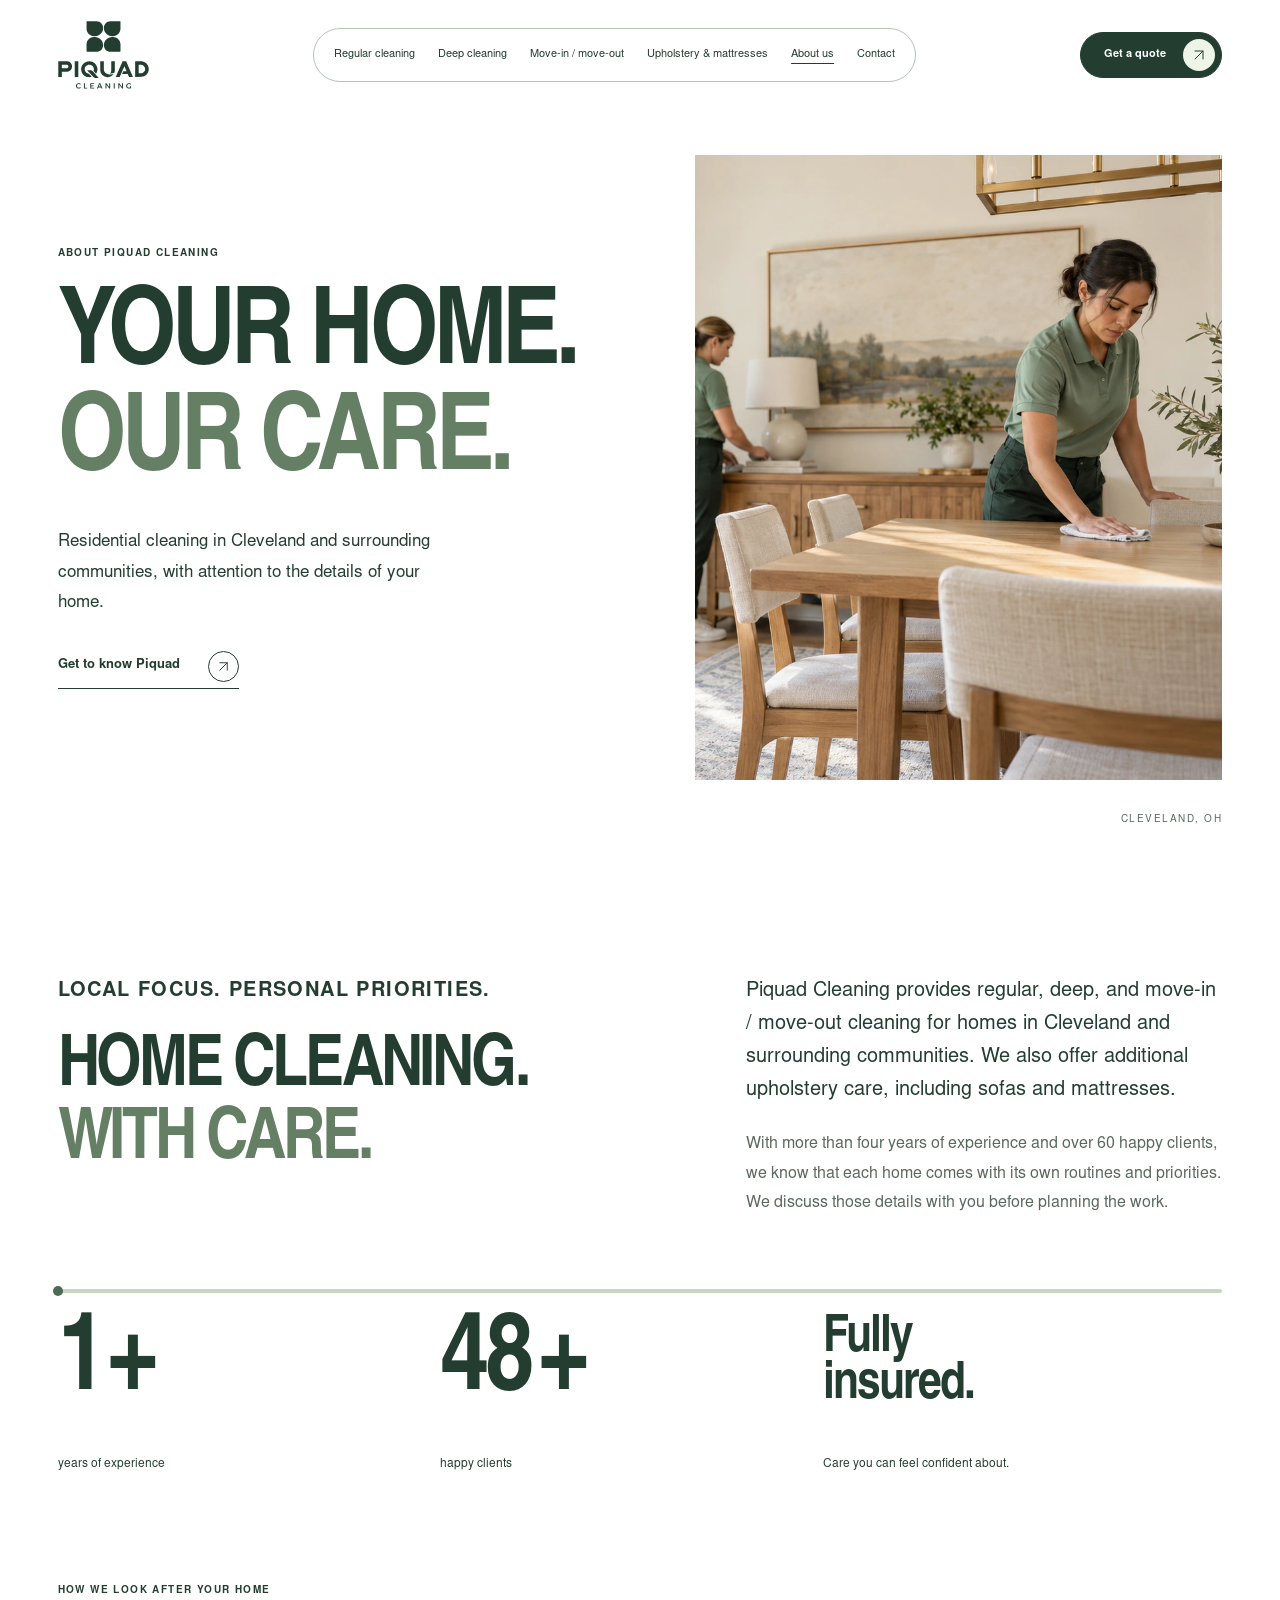
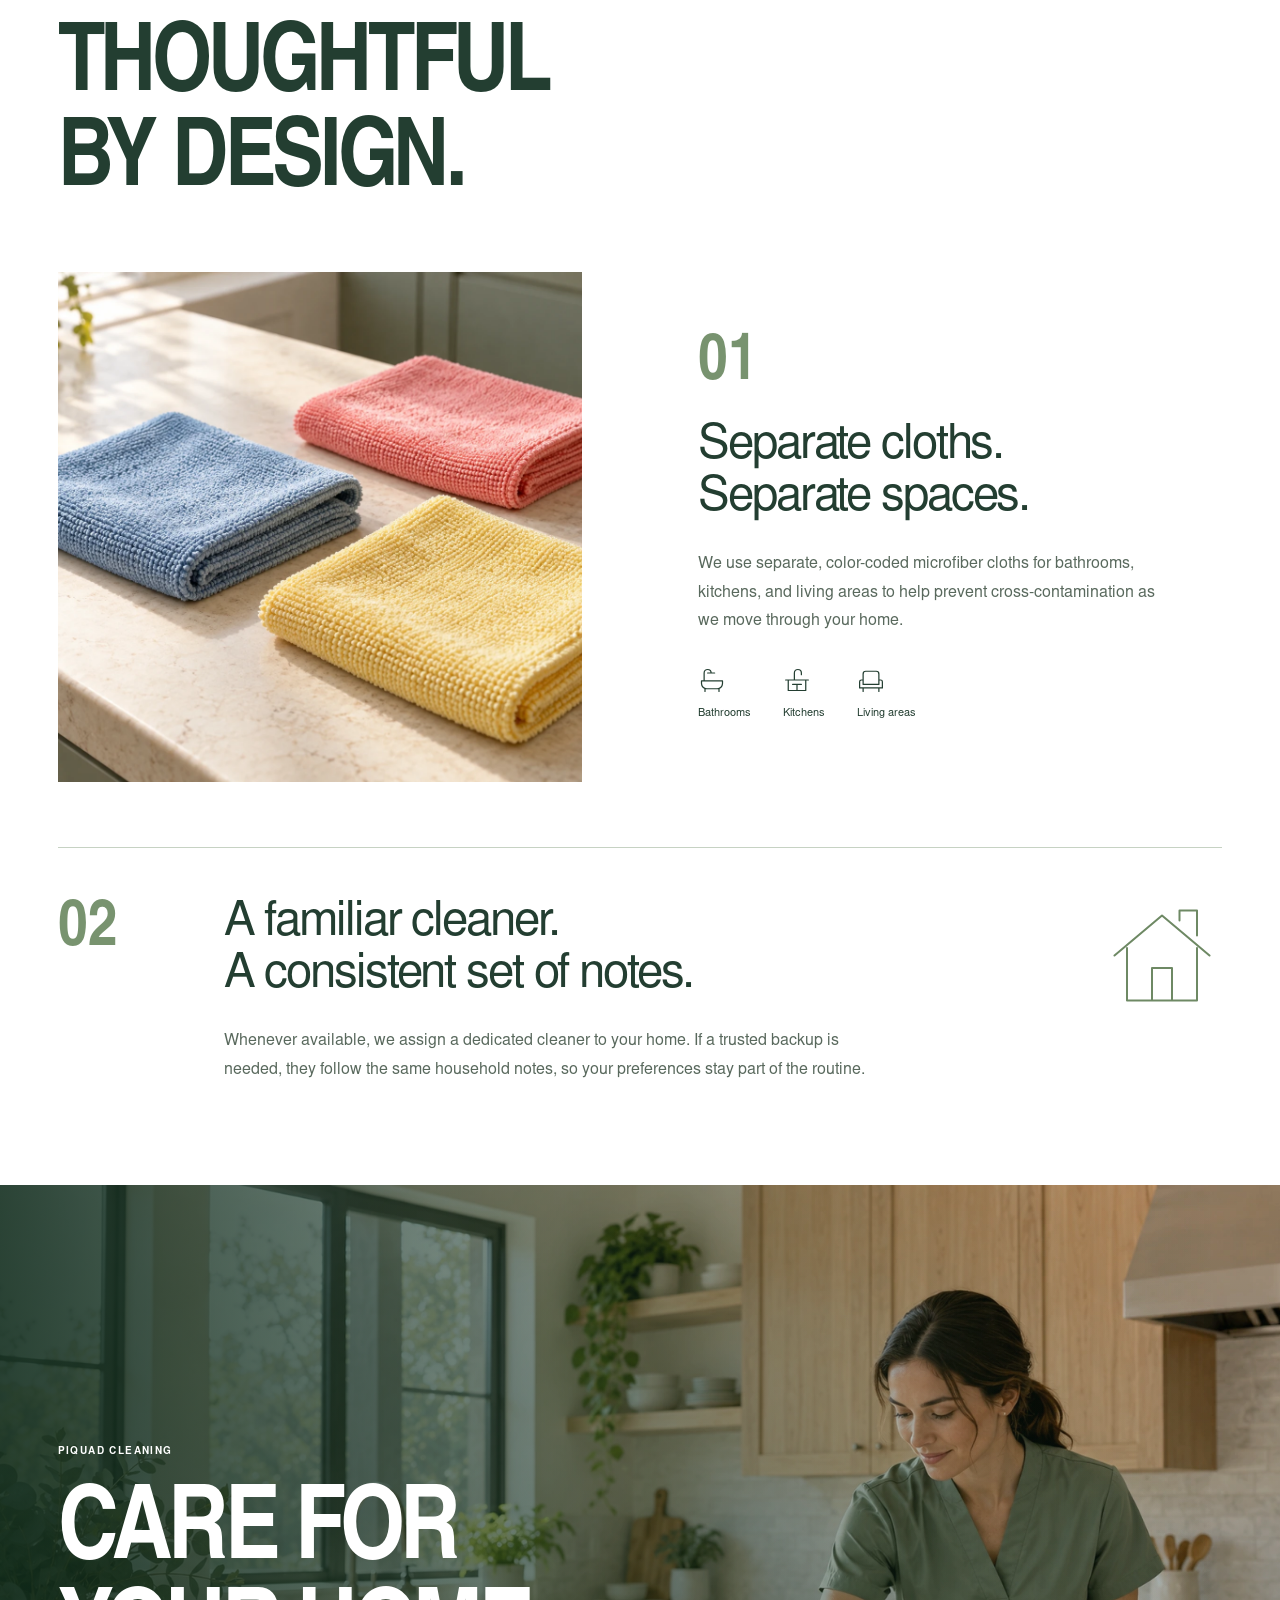
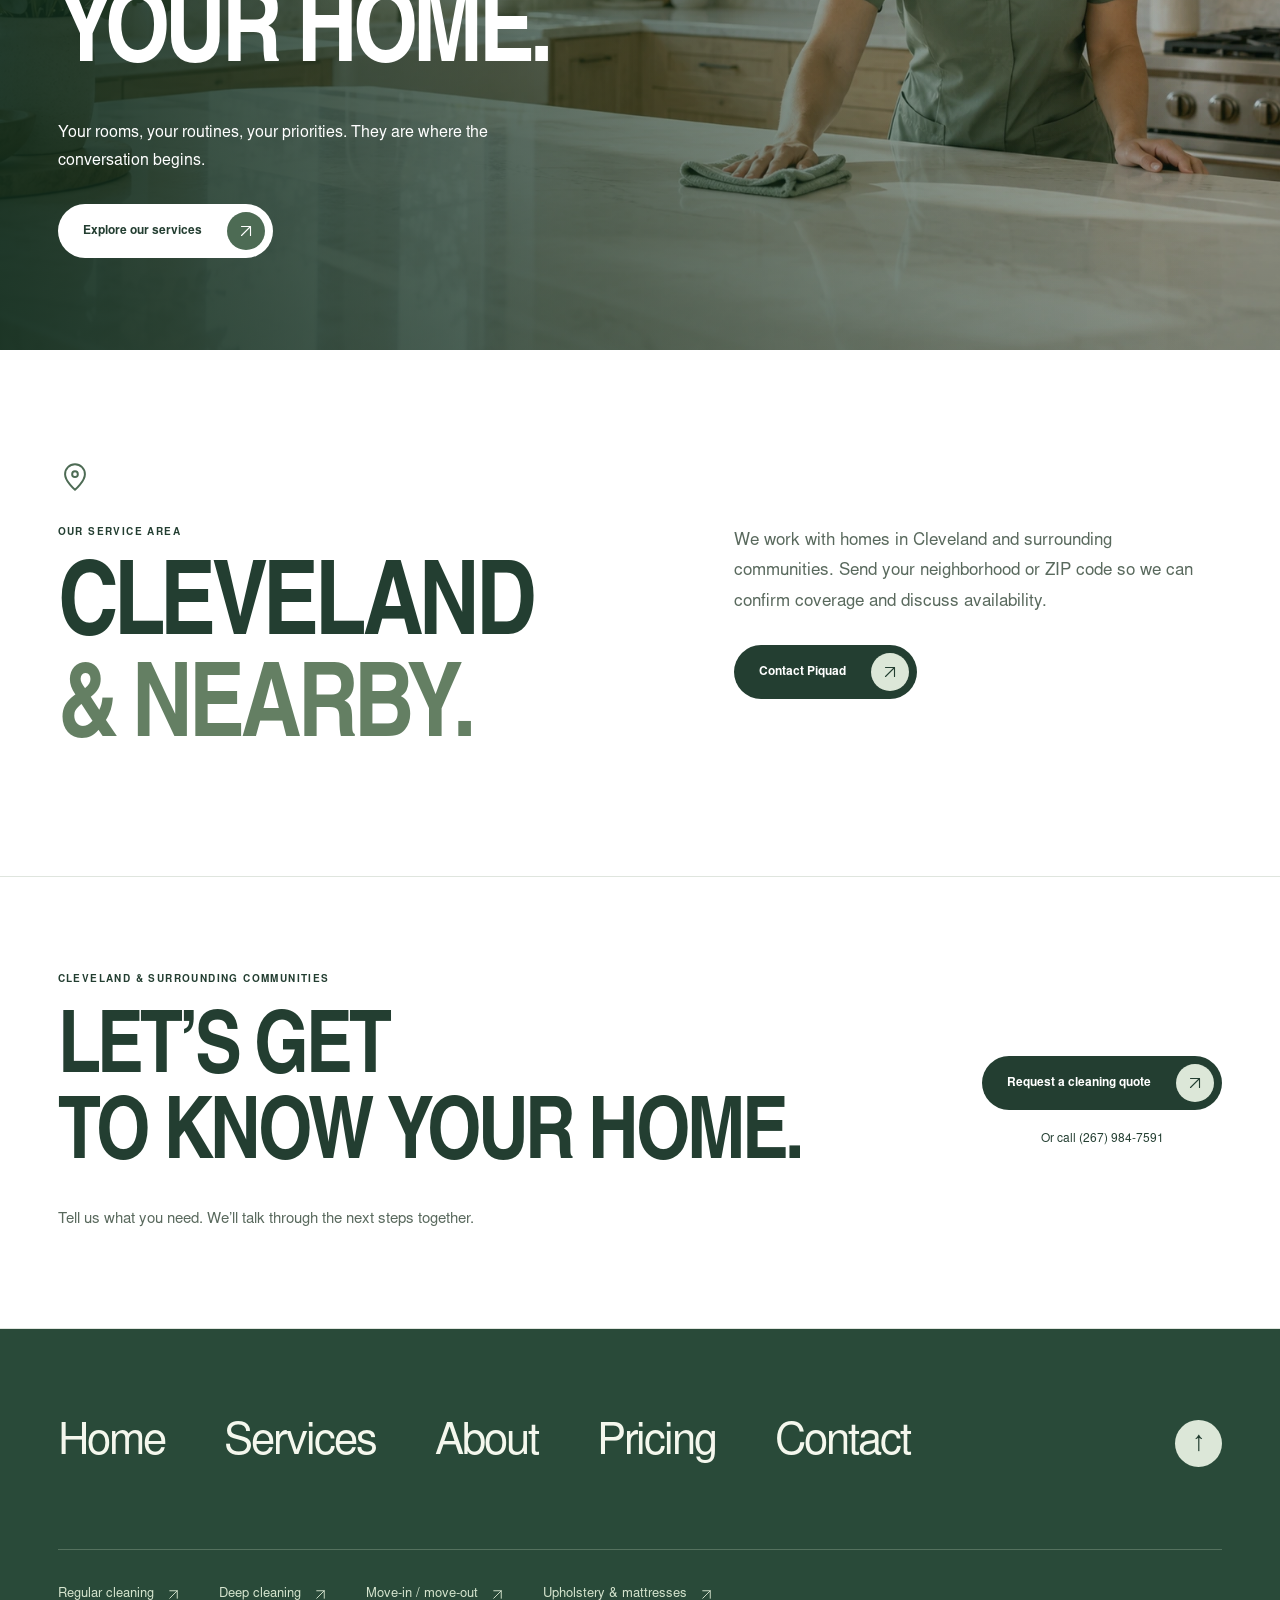
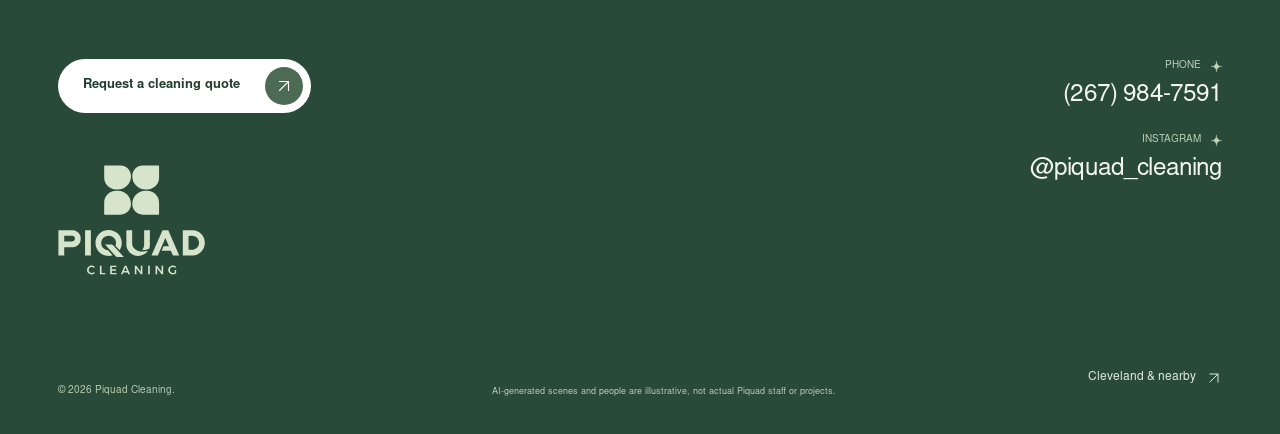
<file: about.html>
<!doctype html>
<html lang="en"><head><meta charset="utf-8"><meta name="viewport" content="width=device-width, initial-scale=1"><meta name="theme-color" content="#ffffff"><title>About Piquad Cleaning — Cleveland Home Cleaning</title><meta name="description" content="Get to know Piquad Cleaning: more than four years of experience, over 60 happy clients, fully insured, and thoughtful care for Cleveland-area homes."><link rel="canonical" href="https://piquad-cleaning.artur-space98.chatgpt.site/about.html"><meta property="og:type" content="website"><meta property="og:title" content="About Piquad Cleaning — Cleveland Home Cleaning"><meta property="og:description" content="Get to know Piquad Cleaning: more than four years of experience, over 60 happy clients, fully insured, and thoughtful care for Cleveland-area homes."><meta property="og:url" content="https://piquad-cleaning.artur-space98.chatgpt.site/about.html"><meta property="og:image" content="https://piquad-cleaning.artur-space98.chatgpt.site/assets/about-page.webp"><link rel="icon" type="image/svg+xml" href="assets/favicon.svg"><link rel="preload" href="assets/about-page.webp" as="image" fetchpriority="high"><link rel="preload" href="assets/display.woff" as="font" type="font/woff" crossorigin><script>try{if(!matchMedia('(prefers-reduced-motion: reduce)').matches&&!location.hash)document.documentElement.classList.add('intro')}catch(_){}setTimeout(function(){document.documentElement.classList.remove('intro','intro-ending');document.documentElement.classList.add('page-ready')},4500)</script><link rel="stylesheet" href="vendor/lenis-1.3.26.css"><link rel="stylesheet" href="design.css"><link rel="stylesheet" href="refinements.css"><link rel="stylesheet" href="corporate.css"><script type="module" src="app.mjs"></script><script type="module" src="motion.mjs"></script><script type="module" src="smooth-scroll.mjs"></script><script type="module" src="scroll-scenes.mjs"></script><script type="module" src="counters.mjs"></script><script type="module" src="inner-motion.mjs"></script><script type="application/ld+json">{"@context":"https://schema.org","@type":"Organization","name":"Piquad Cleaning","url":"https://piquad-cleaning.artur-space98.chatgpt.site","telephone":"+12679847591","areaServed":{"@type":"City","name":"Cleveland"},"sameAs":["https://www.instagram.com/piquad_cleaning/"]}</script></head><body id="top" class="inner-page"><a class="skip-link" href="#page-content">Skip to content</a><svg xmlns="http://www.w3.org/2000/svg" class="svg-defs" aria-hidden="true"><defs>
    <symbol id="arrow" viewBox="0 0 24 24"><path d="M5 12h14M13 6l6 6-6 6"/></symbol>
    <symbol id="arrow-up" viewBox="0 0 24 24"><path d="M6 18 18 6M6 6h12v12"/></symbol>
    <symbol id="sparkle" viewBox="0 0 40 40"><path d="M20 0c0 13-7 20-20 20 13 0 20 7 20 20 0-13 7-20 20-20C27 20 20 13 20 0Z" fill="currentColor"/></symbol>
    <symbol id="logo" viewBox="24 40 1952 1458" fill="currentColor"><g><path d="M485.62,1467.12c-5.41,2.44-10.88,3.65-16.4,3.65s-10.26-1.03-14.85-3.09c-4.6-2.05-8.66-4.87-12.18-8.44-3.52-3.57-6.25-7.77-8.2-12.58-1.95-4.81-2.92-9.98-2.92-15.5s.97-10.66,2.92-15.42c1.95-4.76,4.68-8.95,8.2-12.58,3.52-3.62,7.57-6.44,12.18-8.44,4.6-2,9.55-3,14.85-3s11.04,1.33,16.56,3.98c5.52,2.65,10.28,6.25,14.29,10.8l12.66-14.93c-3.68-3.79-7.9-7.01-12.66-9.66-4.76-2.65-9.77-4.71-15.02-6.17-5.25-1.46-10.63-2.19-16.15-2.19-8.55,0-16.42,1.46-23.62,4.38-7.2,2.92-13.56,7.04-19.08,12.34-5.52,5.3-9.8,11.44-12.83,18.43-3.03,6.98-4.55,14.59-4.55,22.81s1.51,15.75,4.55,22.89c3.03,7.14,7.22,13.37,12.58,18.67,5.36,5.3,11.63,9.44,18.83,12.42,7.2,2.98,14.96,4.46,23.3,4.46,5.52,0,10.96-.79,16.31-2.35,5.36-1.57,10.5-3.82,15.42-6.74,4.92-2.92,9.28-6.33,13.07-10.23l-12.82-13.47c-4.22,4.22-9.04,7.55-14.45,9.98Z"/><polygon points="601.21 1374.83 579.46 1374.83 579.46 1488.47 650.24 1488.47 650.24 1469.96 601.21 1469.96 601.21 1374.83"/><polygon points="737.74 1440.42 792.93 1440.42 792.93 1422.4 737.74 1422.4 737.74 1393.01 799.26 1393.01 799.26 1374.83 715.98 1374.83 715.98 1488.47 801.21 1488.47 801.21 1470.29 737.74 1470.29 737.74 1440.42"/><path d="M907.87,1374.83l-50,113.64h22.73l10.2-24.84h55.05l10.24,24.84h23.22l-49.19-113.64h-22.24ZM898.06,1445.94l20.2-49.19,20.29,49.19h-40.48Z"/><polygon points="1121.19 1454.45 1062.58 1374.83 1041.96 1374.83 1041.96 1488.47 1063.23 1488.47 1063.23 1409.04 1121.51 1488.47 1142.29 1488.47 1142.29 1374.83 1121.19 1374.83 1121.19 1454.45"/><rect x="1218.92" y="1374.83" width="21.75" height="113.64"/><polygon points="1396.52 1454.45 1337.91 1374.83 1317.3 1374.83 1317.3 1488.47 1338.56 1488.47 1338.56 1409.03 1396.84 1488.47 1417.62 1488.47 1417.62 1374.83 1396.52 1374.83 1396.52 1454.45"/><path d="M1571.36,1464.34c-2.68,1.57-5.51,2.94-8.52,4.08-5.58,2.11-10.9,3.17-15.99,3.17-5.52,0-10.66-1.03-15.42-3.08-4.76-2.05-8.93-4.92-12.5-8.6-3.57-3.68-6.36-7.93-8.36-12.74-2-4.81-3-10.04-3-15.67s1-10.82,3-15.59c2-4.76,4.79-8.95,8.36-12.58,3.57-3.62,7.71-6.47,12.42-8.52,4.71-2.06,9.82-3.08,15.34-3.08s11.47,1.16,17.21,3.49c5.73,2.33,10.71,5.49,14.93,9.49l12.34-14.93c-3.68-3.35-7.95-6.25-12.82-8.68-4.87-2.44-9.99-4.3-15.34-5.6-5.36-1.3-10.8-1.95-16.32-1.95-8.66,0-16.72,1.46-24.19,4.38-7.47,2.92-13.99,7.04-19.56,12.34-5.57,5.3-9.9,11.44-12.99,18.43-3.08,6.98-4.62,14.59-4.62,22.81s1.51,15.88,4.55,22.97c3.03,7.09,7.31,13.29,12.82,18.59,5.52,5.3,11.88,9.44,19.07,12.42,7.2,2.98,15.07,4.46,23.62,4.46,5.19,0,10.5-.62,15.91-1.87,5.41-1.24,10.63-3,15.67-5.28,5.03-2.27,9.5-4.87,13.39-7.79v-42.7h-18.99v32.04Z"/></g><path d="M816.38,364.4h-22.35c-87.17,0-157.83-70.66-157.83-157.83V56.41c0-5.03,4.08-9.12,9.12-9.12h205.94c77.53,0,140.37,62.85,140.37,140.37v1.49c0,96.78-78.46,175.24-175.24,175.24ZM1183.62,364.4h22.35c87.17,0,157.83-70.66,157.83-157.83V56.41c0-5.03-4.08-9.12-9.12-9.12h-205.94c-77.53,0-140.37,62.85-140.37,140.37v1.49c0,96.78,78.46,175.24,175.24,175.24ZM1008.38,556.33v1.49c0,77.53,62.85,140.37,140.37,140.37h205.94c5.03,0,9.12-4.08,9.12-9.12v-150.15c0-87.17-70.66-157.83-157.83-157.83h-22.35c-96.78,0-175.24,78.46-175.24,175.24ZM816.38,381.09h-22.35c-87.17,0-157.83,70.66-157.83,157.83v150.15c0,5.03,4.08,9.12,9.12,9.12h205.94c77.53,0,140.37-62.85,140.37-140.37v-1.49c0-96.78-78.46-175.24-175.24-175.24Z"/><g><path d="M1922.21,1188.97c-30.01,29.9-67.75,48.82-109.87,49.01l-134.11.62.02-334.97,130.55.16c11.08.01,22.16.95,32.99,3.3,79.42,17.21,134.88,94.2,127.74,176.95-2.17,40.01-19.42,75.58-47.32,104.93ZM1893.6,1067.51c-2.49-51.88-46.13-88.67-95.9-88.28l-43.33.34-.05,183.44,47.5-.32c4.42-.03,8.85-.24,13.22-.9,45.04-6.88,80.84-46.6,78.55-94.28Z"/><path d="M222.04,1129.34l-115.53.71.04,108.46-76.64-.03-.06-334.8,193.71.02c29.94.1,55.92,17.79,74.74,39.25,20.85,24.33,28.69,52.47,26.76,84.85-3.22,53.97-47.32,99.04-103.03,101.55ZM244.15,998.44c-6.63-12.45-19.56-19.9-34.75-19.12l-102.9.05.08,75.4,102.72-.27c28.76-.08,48.34-30.67,34.84-56.05Z"/><polygon points="1398.04 1175.68 1422.93 1117.63 1494.65 1117.17 1447.18 1009.2 1347.11 1238.49 1262.53 1238.54 1336.49 1070.5 1409.51 903.66 1485.86 903.75 1498.94 934.68 1630.77 1238.24 1547.02 1238.51 1519.77 1175.78 1398.04 1175.68"/><path d="M700.29,977.67c-32.04-1.39-60.55,11.19-79.97,33.51-20.12,23.13-28.29,54.23-21.03,84.53,9.98,41.63,45.56,69.99,87.13,74.1l61.54,66.96c-25.8,8.65-51.29,9.55-77.88,6.39-81.24-10.54-144.79-78.62-149.35-159.96-5.63-100.36,75.17-180.52,174.12-180.69,90.09-.16,167.41,65.76,174.55,157.28,2.99,38.42-6.52,76.23-29.3,108.83l-54.07-57.72c8.6-19.82,10.3-39.79,5.08-60.34-11.05-41.28-46.89-70.98-90.84-72.88Z"/><path d="M1037.92,1149.16c44.81,42.52,119.67,44.62,178.95,27.45-31.72,45.93-83.68,70.56-137.68,68.17-52.55-2.33-102.61-31.06-129.24-78.01-12.45-21.96-19.56-44.78-19.58-70.44l-.14-192.59,76.55-.05.25,178.59c.04,26.26,12.35,49.3,30.88,66.88Z"/><polygon points="459.65 1238.4 383 1238.56 382.97 903.67 459.75 903.71 459.65 1238.4"/><path d="M1232.99,1148.56c-29.24,13.98-61.61,18.43-94.3,16.88,11.65-11.38,18.5-24.42,22.67-39,2.98-10.41,4.23-21.24,4.26-32.07l.54-190.68h76.48s-.06,169.25-.06,169.25c0,14.05-.61,28.1-2.03,42.07-1.34,13.14-3.25,24.53-7.55,33.54Z"/><path d="M896.17,1259.84l-21.19.32-58.25-.19c-13.74-.04-24.22-6.97-33.21-16.76l-136.27-148.26,79.84-.23c15.48-.05,26.53,8.81,36.35,19.53l78.88,86.07,53.83,59.52Z"/></g></symbol><symbol id="mark" viewBox="0 0 48 54"><path d="M10 31V5h16a16 16 0 0 1 0 32h-5" fill="none" stroke="currentColor" stroke-width="4.5"/><path d="M6 50C5 35 14 29 28 29c1 14-8 23-22 21Z" fill="currentColor"/><path d="m7 48 14-14" stroke="#f8f9f4" stroke-width="1.5"/><path d="M20 12c0 5-2 7-7 7 5 0 7 2 7 7 0-5 2-7 7-7-5 0-7-2-7-7Z" fill="currentColor"/></symbol>
    <symbol id="check" viewBox="0 0 24 24"><path d="m6 12 4 4 8-8"/><circle cx="12" cy="12" r="10"/></symbol>
    <symbol id="pin" viewBox="0 0 24 24"><path d="M19 10c0 5-7 11-7 11S5 15 5 10a7 7 0 1 1 14 0Z"/><circle cx="12" cy="10" r="2"/></symbol>
    <symbol id="phone" viewBox="0 0 24 24"><path d="m7 3 3 5-3 3c2 3 3 4 6 6l3-3 5 3c0 3-2 4-4 4C9 21 3 15 3 7c0-2 1-4 4-4Z"/></symbol>
  <symbol id="bath-zone" viewBox="0 0 32 32"><path d="M4 17h24v3a6 6 0 0 1-6 6H10a6 6 0 0 1-6-6ZM7 17V8a4 4 0 0 1 8 0M11 8h8M8 26v3m16-3v3"/></symbol><symbol id="kitchen-zone" viewBox="0 0 32 32"><path d="M3 16h26M6 16v12h20V16M13 16V8a4 4 0 0 1 8 0v2M11 21h10M16 21v7"/></symbol><symbol id="living-zone" viewBox="0 0 32 32"><path d="M7 16V9a3 3 0 0 1 3-3h12a3 3 0 0 1 3 3v7M7 16H5a2 2 0 0 0-2 2v7h26v-7a2 2 0 0 0-2-2h-2v5H7ZM7 25v4m18-4v4"/></symbol><symbol id="house" viewBox="0 0 48 48"><path d="m5 23 19-16 19 16M10 20v21h28V20M20 41V28h8v13M31 9V5h7v10"/></symbol><symbol id="bed" viewBox="0 0 32 32"><path d="M3 26V8m26 18V13H3m0 8h26M6 13V8h8v5m3 0V8h8v5M3 26v3m26-3v3"/></symbol><symbol id="chevron" viewBox="0 0 24 24"><path d="m7 9 5 5 5-5"/></symbol></defs></svg><div class="preloader" id="preloader" role="region" aria-label="Opening Piquad Cleaning">
  <div class="loader-curtain" aria-hidden="true"></div>
  <div class="loader-center" aria-hidden="true"><div class="loader-emblem"><svg class="loader-orbit" viewBox="0 0 160 160"><circle class="loader-orbit-track" cx="80" cy="80" r="73"/><circle class="loader-orbit-arc" cx="80" cy="80" r="73"/></svg><svg class="loader-symbol" viewBox="0 0 2000 1830.51"><defs><radialGradient id="loader-logo-gradient" cx="1000" cy="915.26" r="1330.77" gradientUnits="userSpaceOnUse"><stop offset=".23" stop-color="#48785d"/><stop offset=".38" stop-color="#5e8970"/><stop offset=".69" stop-color="#98b5a1"/><stop offset="1" stop-color="#d9e7d8"/></radialGradient></defs><path fill="url(#loader-logo-gradient)" d="M502.47,892.64h-60.56c-236.19,0-427.67-191.47-427.67-427.67V58.12c0-13.64,11.06-24.7,24.7-24.7h558c210.07,0,380.36,170.29,380.36,380.36v4.04c0,262.24-212.59,474.83-474.83,474.83ZM1497.53,892.64h60.56c236.19,0,427.67-191.47,427.67-427.67V58.12c0-13.64-11.06-24.7-24.7-24.7h-558c-210.07,0-380.36,170.29-380.36,380.36v4.04c0,262.24,212.59,474.83,474.83,474.83ZM1022.7,1412.7v4.04c0,210.07,170.29,380.36,380.36,380.36h558c13.64,0,24.7-11.06,24.7-24.7v-406.86c0-236.19-191.47-427.67-427.67-427.67h-60.56c-262.24,0-474.83,212.59-474.83,474.83ZM502.47,937.87h-60.56c-236.19,0-427.67,191.47-427.67,427.67v406.86c0,13.64,11.06,24.7,24.7,24.7h558c210.07,0,380.36-170.29,380.36-380.36v-4.04c0-262.24-212.59-474.83-474.83-474.83Z"/></svg></div></div>
  <button class="skip-intro" id="skip-intro">Skip intro <span aria-hidden="true">↗</span></button>
</div><main id="main"><section class="editorial-hero about-hero" data-page-hero><header class="header"><a class="brand" href="index.html" aria-label="Piquad Cleaning home"><svg class="brand-logo" viewBox="0 0 1952 1458" aria-hidden="true"><use href="#logo" width="1952" height="1458"/></svg></a><nav class="desktop-nav" aria-label="Main navigation"><a href="regular-cleaning.html">Regular cleaning</a><a href="deep-cleaning.html">Deep cleaning</a><a href="move-in-move-out-cleaning.html">Move-in / move-out</a><a href="upholstery-cleaning.html">Upholstery & mattresses</a><a href="about.html" aria-current="page">About us</a><a href="contact.html">Contact</a></nav><div class="header-actions"><button class="button button-glass header-cta" data-inquiry>Get a quote<span class="button-arrow" aria-hidden="true"><svg class="icon" aria-hidden="true"><use href="#arrow-up"/></svg></span></button><button class="menu-toggle" aria-expanded="false" aria-controls="mobile-nav" aria-label="Open navigation"><span></span><span></span></button></div><nav id="mobile-nav" class="mobile-nav" aria-label="Mobile navigation" data-lenis-prevent hidden><a href="regular-cleaning.html">Regular cleaning</a><a href="deep-cleaning.html">Deep cleaning</a><a href="move-in-move-out-cleaning.html">Move-in / move-out</a><a href="upholstery-cleaning.html">Upholstery & mattresses</a><a href="about.html" aria-current="page">About us</a><a href="contact.html">Contact</a></nav></header><div class="editorial-hero-copy"><p class="eyebrow">ABOUT PIQUAD CLEANING</p><h1>YOUR HOME.<br><span>OUR CARE.</span></h1><p>Residential cleaning in Cleveland and surrounding communities, with attention to the details of your home.</p><a class="text-link" href="#page-content">Get to know Piquad <svg class="icon" aria-hidden="true"><use href="#arrow-up"/></svg></a></div><figure class="editorial-hero-image"><img src="assets/about-page.webp" width="1672" height="941" alt="Illustrative cleaning team in green uniforms working in a bright dining room" fetchpriority="high"></figure><span class="editorial-hero-index" aria-hidden="true">CLEVELAND, OH</span></section><section class="about-intro content-section" id="page-content"><div class="reveal"><p class="eyebrow">LOCAL FOCUS. PERSONAL PRIORITIES.</p><h2>HOME CLEANING.<br><span>WITH CARE.</span></h2></div><div class="reveal"><p>Piquad Cleaning provides regular, deep, and move-in / move-out cleaning for homes in Cleveland and surrounding communities. We also offer additional upholstery care, including sofas and mattresses.</p><p>With more than four years of experience and over 60 happy clients, we know that each home comes with its own routines and priorities. We discuss those details with you before planning the work.</p></div></section><section class="about-facts content-section" aria-label="Piquad in numbers"><div class="trust-progress" data-scroll-fill="trust"><div class="scroll-meter" aria-hidden="true"><i></i><b></b></div></div><div class="trust-facts reveal" data-counter-group><div><strong><span class="sr-only">4+</span><span class="count-number" data-count-to="4" aria-hidden="true">4</span><span class="count-plus" aria-hidden="true">+</span></strong><span>years of experience</span></div><div><strong><span class="sr-only">60+</span><span class="count-number" data-count-to="60" aria-hidden="true" style="--digits:2">60</span><span class="count-plus" aria-hidden="true">+</span></strong><span>happy clients</span></div><div class="trust-insured"><strong>Fully<br>insured.</strong><span>Care you can feel confident about.</span></div></div></section><section class="about-approach content-section"><div class="about-approach-heading reveal"><p class="eyebrow">HOW WE LOOK AFTER YOUR HOME</p><h2>THOUGHTFUL<br>BY DESIGN.</h2></div><div class="approach-editorial"><figure class="approach-image reveal"><img src="assets/cloths.webp" width="1448" height="1086" alt="Illustrative separate microfiber cloths in different colors" loading="lazy"></figure><div class="approach-copy reveal"><span class="editorial-number">01</span><h3>Separate cloths.<br>Separate spaces.</h3><p>We use separate, color-coded microfiber cloths for bathrooms, kitchens, and living areas to help prevent cross-contamination as we move through your home.</p><div class="approach-icons"><span><svg class="line-icon" aria-hidden="true"><use href="#bath-zone"/></svg>Bathrooms</span><span><svg class="line-icon" aria-hidden="true"><use href="#kitchen-zone"/></svg>Kitchens</span><span><svg class="line-icon" aria-hidden="true"><use href="#living-zone"/></svg>Living areas</span></div></div></div><div class="about-notes reveal"><span class="editorial-number">02</span><div><h3>A familiar cleaner.<br>A consistent set of notes.</h3><p>Whenever available, we assign a dedicated cleaner to your home. If a trusted backup is needed, they follow the same household notes, so your preferences stay part of the routine.</p></div><svg class="line-icon" aria-hidden="true"><use href="#house"/></svg></div></section><section class="service-feature feature-wide" data-expand-photo><div class="feature-image"><img src="assets/regular-page.webp" width="1672" height="941" alt="Illustrative cleaner carefully wiping a kitchen countertop" loading="lazy"></div><div class="feature-copy reveal"><p class="eyebrow">PIQUAD CLEANING</p><h2>CARE FOR<br>YOUR HOME.</h2><p>Your rooms, your routines, your priorities. They are where the conversation begins.</p><a class="button button-light" href="services.html">Explore our services<span class="button-arrow" aria-hidden="true"><svg class="icon" aria-hidden="true"><use href="#arrow-up"/></svg></span></a></div></section><section class="about-location content-section"><div class="reveal"><svg class="line-icon" aria-hidden="true"><use href="#pin"/></svg><p class="eyebrow">OUR SERVICE AREA</p><h2>CLEVELAND<br><span>& NEARBY.</span></h2></div><div class="reveal"><p>We work with homes in Cleveland and surrounding communities. Send your neighborhood or ZIP code so we can confirm coverage and discuss availability.</p><a class="button button-dark" href="contact.html">Contact Piquad<span class="button-arrow" aria-hidden="true"><svg class="icon" aria-hidden="true"><use href="#arrow-up"/></svg></span></a></div></section><section class="page-cta content-section"><div class="reveal"><p class="eyebrow">CLEVELAND & SURROUNDING COMMUNITIES</p><h2>LET’S GET<br>TO KNOW YOUR HOME.</h2><p>Tell us what you need. We’ll talk through the next steps together.</p></div><div class="page-cta-actions reveal"><button class="button button-dark" data-inquiry>Request a cleaning quote<span class="button-arrow" aria-hidden="true"><svg class="icon" aria-hidden="true"><use href="#arrow-up"/></svg></span></button><a href="tel:+12679847591">Or call (267) 984-7591</a></div></section></main><footer class="footer footer-airy"><div class="footer-shell"><div class="footer-nav-row reveal"><nav class="footer-nav" aria-label="Footer navigation"><a href="index.html">Home</a><a href="services.html">Services</a><a href="about.html">About</a><a href="index.html#estimate">Pricing</a><a href="contact.html">Contact</a></nav><a class="footer-top-link" href="#top" aria-label="Back to top">↑</a></div><nav class="footer-services reveal" aria-label="Cleaning services"><a href="regular-cleaning.html">Regular cleaning<svg class="icon" aria-hidden="true"><use href="#arrow-up"/></svg></a><a href="deep-cleaning.html">Deep cleaning<svg class="icon" aria-hidden="true"><use href="#arrow-up"/></svg></a><a href="move-in-move-out-cleaning.html">Move-in / move-out<svg class="icon" aria-hidden="true"><use href="#arrow-up"/></svg></a><a href="upholstery-cleaning.html">Upholstery & mattresses<svg class="icon" aria-hidden="true"><use href="#arrow-up"/></svg></a></nav><div class="footer-middle"><div class="footer-inquiry reveal"><button class="button button-light" data-inquiry>Request a cleaning quote<span class="button-arrow" aria-hidden="true"><svg class="icon" aria-hidden="true"><use href="#arrow-up"/></svg></span></button><a class="brand" href="index.html" aria-label="Piquad Cleaning home"><svg class="brand-logo" viewBox="0 0 1952 1458" aria-hidden="true"><use href="#logo" width="1952" height="1458"/></svg></a></div><div class="footer-contacts reveal"><div class="footer-contact-item"><span>PHONE <svg class="icon" aria-hidden="true"><use href="#sparkle"/></svg></span><a href="tel:+12679847591">(267) 984-7591</a></div><div class="footer-contact-item"><span>INSTAGRAM <svg class="icon" aria-hidden="true"><use href="#sparkle"/></svg></span><a href="https://www.instagram.com/piquad_cleaning/" target="_blank" rel="noopener noreferrer">@piquad_cleaning<span class="sr-only"> (opens in a new tab)</span></a></div></div></div><div class="footer-end reveal"><span>© <span id="year">2026</span> Piquad Cleaning.</span><p>AI-generated scenes and people are illustrative, not actual Piquad staff or projects.</p><a href="contact.html#service-area">Cleveland & nearby <svg class="icon" aria-hidden="true"><use href="#arrow-up"/></svg></a></div></div></footer><dialog data-lenis-prevent id="inquiry-dialog" aria-labelledby="inquiry-title"><div class="dialog-inner"><button class="dialog-close" aria-label="Close inquiry">×</button><p class="eyebrow">A LITTLE ABOUT YOUR HOME</p><h2 id="inquiry-title">Let’s plan your<br>cleaning quote.</h2><p class="dialog-intro">Tell us what you have in mind. Share your location and the home or furniture cleaning you need. We’ll discuss your home, pricing, and available dates.</p><form id="inquiry-form"><div class="form-grid"><label>Your name<input name="name" autocomplete="given-name" placeholder="First name" maxlength="80" required></label><label>Neighborhood or ZIP<input name="location" autocomplete="address-level2" placeholder="Where’s home?" maxlength="120" required></label></div><label>What kind of clean?<select name="service" id="inquiry-service"><option>Regular cleaning</option><option>Deep cleaning</option><option>Move-in / move-out cleaning</option><option>Upholstery &amp; mattress cleaning</option><option>I’d like some guidance</option></select></label><label>Anything you’d like us to know? <span class="optional">(optional)</span><textarea name="notes" rows="3" placeholder="Your space, preferred timing, or the details that matter to you…" maxlength="1500"></textarea></label><button class="button button-dark form-submit" type="submit">Prepare my quote request <span class="button-arrow" aria-hidden="true"><svg class="icon"><use href="#arrow"/></svg></span></button><p class="form-note">You’ll review your message before sending it by text. Nothing is sent from this form.</p></form><div id="inquiry-ready" hidden><p class="ready-label">Your message is ready.</p><textarea id="message-preview" aria-label="Your inquiry message" rows="6" readonly></textarea><a id="sms-link" class="button button-dark" href="sms:+12679847591">Open text message <span class="button-arrow" aria-hidden="true"><svg class="icon"><use href="#arrow-up"/></svg></span></a><div class="ready-actions"><button id="copy-inquiry" class="text-link">Copy message</button><button id="edit-inquiry" class="text-link">Edit details</button></div><p class="form-note">Send from your texting app to (267) 984-7591. On a computer? Copy your message and <a href="https://www.instagram.com/piquad_cleaning/" target="_blank" rel="noopener noreferrer">send it on Instagram<span class="sr-only"> (opens in a new tab)</span></a>.</p><p id="copy-status" class="status" role="status" aria-live="polite"></p></div><div class="dialog-phone">Prefer a conversation? <a href="tel:+12679847591">Call (267) 984-7591</a></div></div></dialog></body></html>
</file>
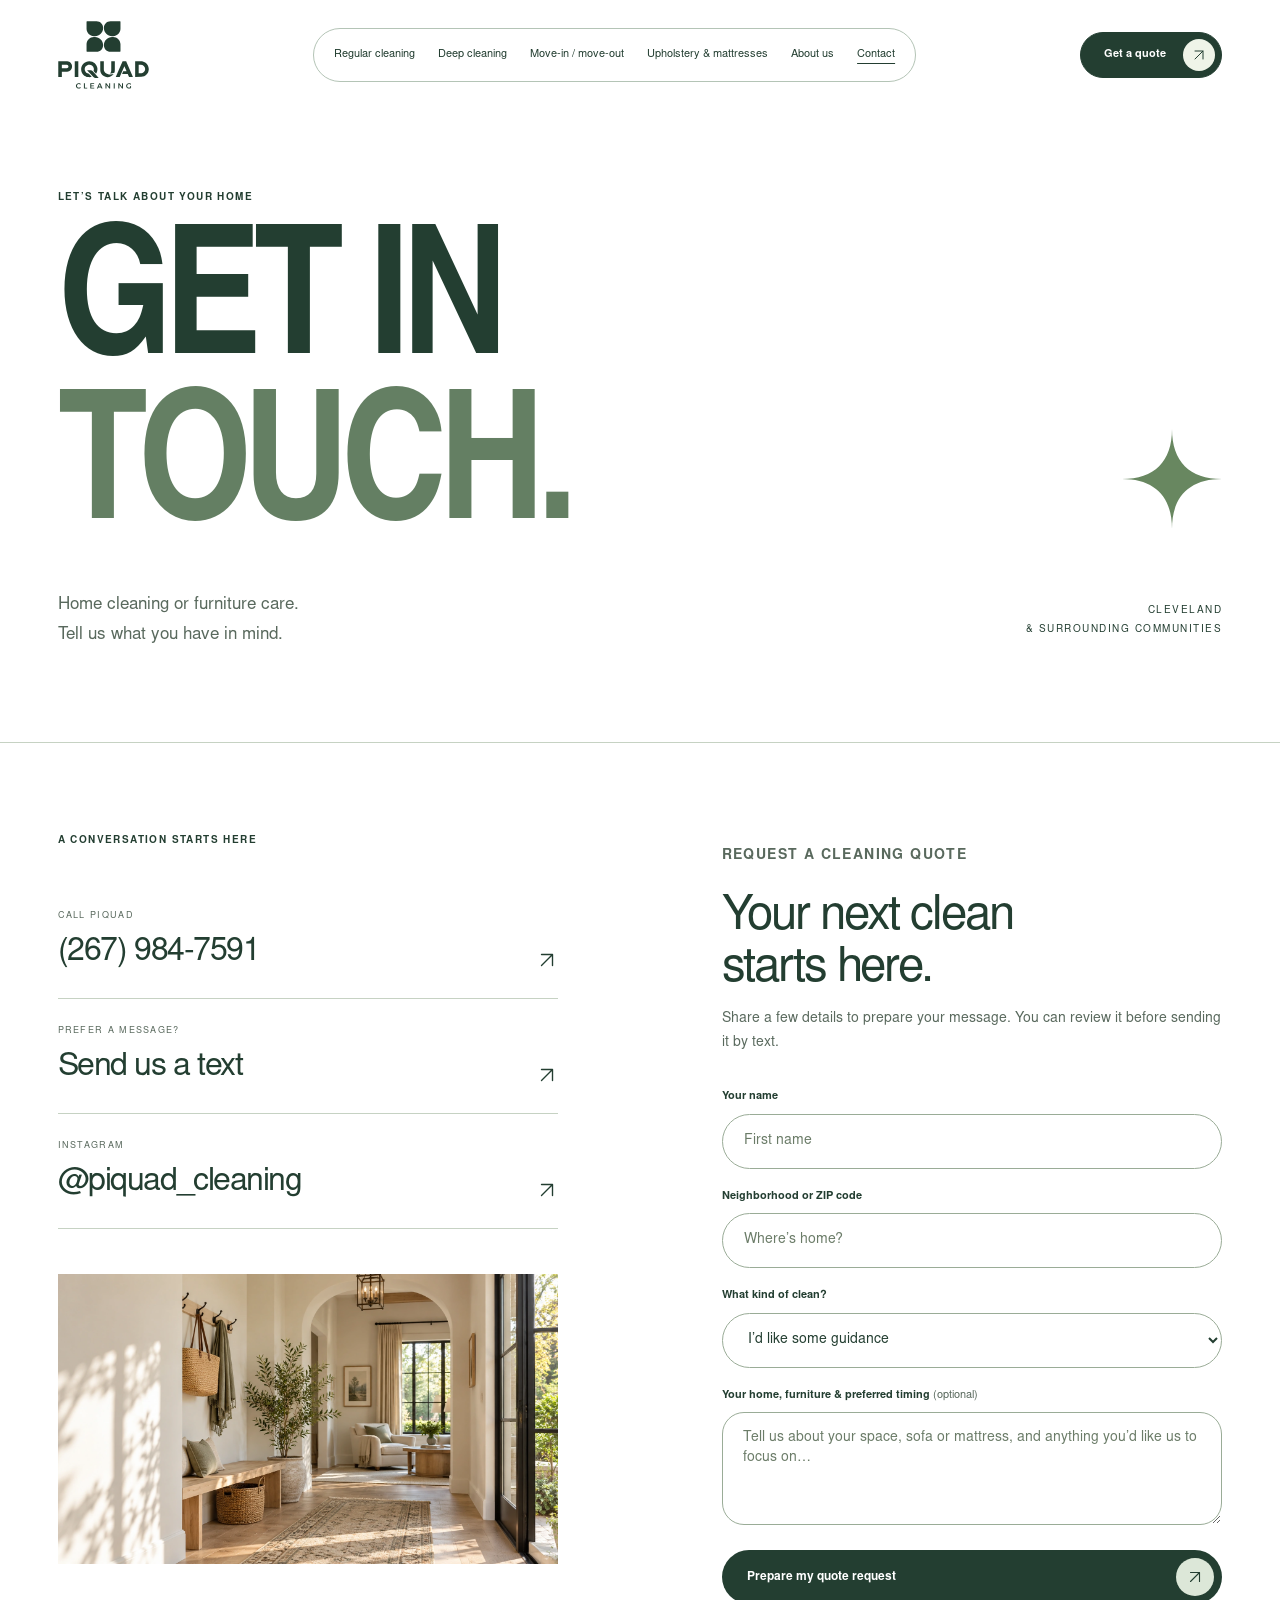
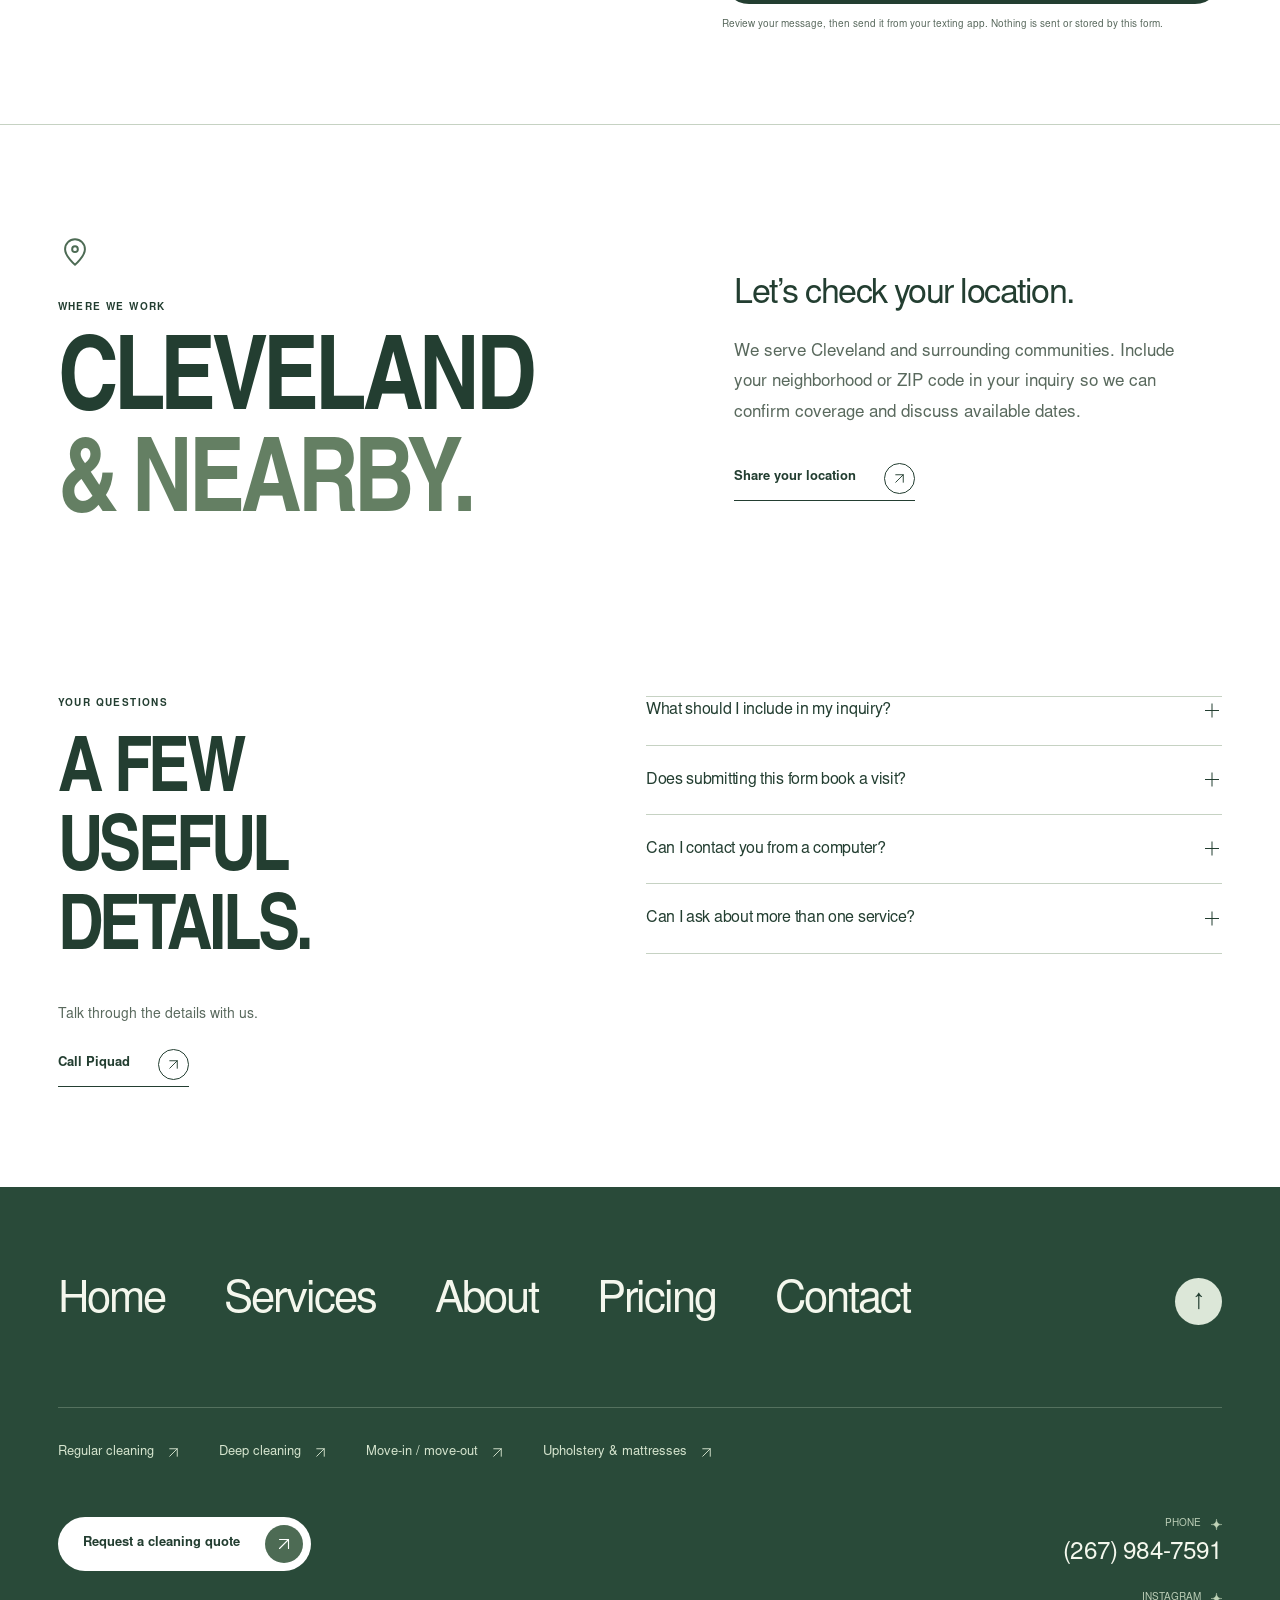
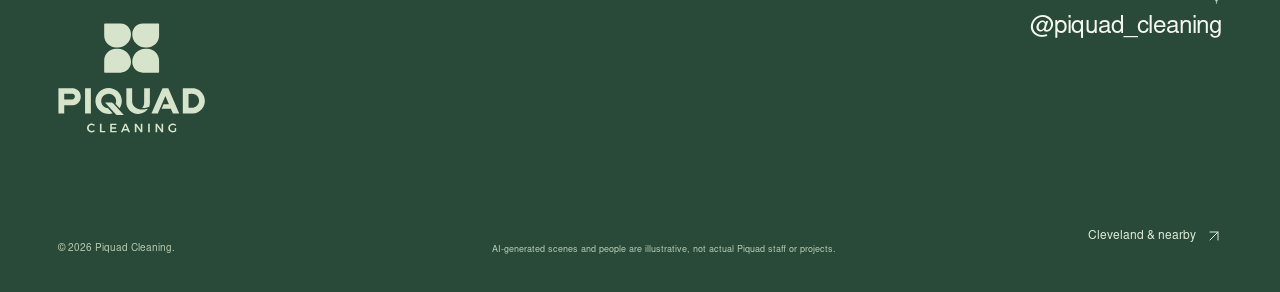
<file: contact.html>
<!doctype html>
<html lang="en"><head><meta charset="utf-8"><meta name="viewport" content="width=device-width, initial-scale=1"><meta name="theme-color" content="#ffffff"><title>Contact Piquad Cleaning — Request a Cleveland Cleaning Quote</title><meta name="description" content="Contact Piquad Cleaning at (267) 984-7591 for home, sofa and mattress cleaning in Cleveland and surrounding communities. Discuss scope, pricing, and availability."><link rel="canonical" href="https://piquad-cleaning.artur-space98.chatgpt.site/contact.html"><meta property="og:type" content="website"><meta property="og:title" content="Contact Piquad Cleaning — Request a Cleveland Cleaning Quote"><meta property="og:description" content="Contact Piquad Cleaning at (267) 984-7591 for home, sofa and mattress cleaning in Cleveland and surrounding communities. Discuss scope, pricing, and availability."><meta property="og:url" content="https://piquad-cleaning.artur-space98.chatgpt.site/contact.html"><meta property="og:image" content="https://piquad-cleaning.artur-space98.chatgpt.site/assets/contact-page.webp"><link rel="icon" type="image/svg+xml" href="assets/favicon.svg"><link rel="preload" href="assets/contact-page.webp" as="image" fetchpriority="high"><link rel="preload" href="assets/display.woff" as="font" type="font/woff" crossorigin><script>try{if(!matchMedia('(prefers-reduced-motion: reduce)').matches&&!location.hash)document.documentElement.classList.add('intro')}catch(_){}setTimeout(function(){document.documentElement.classList.remove('intro','intro-ending');document.documentElement.classList.add('page-ready')},4500)</script><link rel="stylesheet" href="vendor/lenis-1.3.26.css"><link rel="stylesheet" href="design.css"><link rel="stylesheet" href="refinements.css"><link rel="stylesheet" href="corporate.css"><script type="module" src="app.mjs"></script><script type="module" src="motion.mjs"></script><script type="module" src="smooth-scroll.mjs"></script><script type="module" src="scroll-scenes.mjs"></script><script type="module" src="counters.mjs"></script><script type="module" src="inner-motion.mjs"></script><script type="application/ld+json">{"@context":"https://schema.org","@type":"Organization","name":"Piquad Cleaning","url":"https://piquad-cleaning.artur-space98.chatgpt.site","telephone":"+12679847591","areaServed":{"@type":"City","name":"Cleveland"},"sameAs":["https://www.instagram.com/piquad_cleaning/"]}</script></head><body id="top" class="inner-page"><a class="skip-link" href="#page-content">Skip to content</a><svg xmlns="http://www.w3.org/2000/svg" class="svg-defs" aria-hidden="true"><defs>
    <symbol id="arrow" viewBox="0 0 24 24"><path d="M5 12h14M13 6l6 6-6 6"/></symbol>
    <symbol id="arrow-up" viewBox="0 0 24 24"><path d="M6 18 18 6M6 6h12v12"/></symbol>
    <symbol id="sparkle" viewBox="0 0 40 40"><path d="M20 0c0 13-7 20-20 20 13 0 20 7 20 20 0-13 7-20 20-20C27 20 20 13 20 0Z" fill="currentColor"/></symbol>
    <symbol id="logo" viewBox="24 40 1952 1458" fill="currentColor"><g><path d="M485.62,1467.12c-5.41,2.44-10.88,3.65-16.4,3.65s-10.26-1.03-14.85-3.09c-4.6-2.05-8.66-4.87-12.18-8.44-3.52-3.57-6.25-7.77-8.2-12.58-1.95-4.81-2.92-9.98-2.92-15.5s.97-10.66,2.92-15.42c1.95-4.76,4.68-8.95,8.2-12.58,3.52-3.62,7.57-6.44,12.18-8.44,4.6-2,9.55-3,14.85-3s11.04,1.33,16.56,3.98c5.52,2.65,10.28,6.25,14.29,10.8l12.66-14.93c-3.68-3.79-7.9-7.01-12.66-9.66-4.76-2.65-9.77-4.71-15.02-6.17-5.25-1.46-10.63-2.19-16.15-2.19-8.55,0-16.42,1.46-23.62,4.38-7.2,2.92-13.56,7.04-19.08,12.34-5.52,5.3-9.8,11.44-12.83,18.43-3.03,6.98-4.55,14.59-4.55,22.81s1.51,15.75,4.55,22.89c3.03,7.14,7.22,13.37,12.58,18.67,5.36,5.3,11.63,9.44,18.83,12.42,7.2,2.98,14.96,4.46,23.3,4.46,5.52,0,10.96-.79,16.31-2.35,5.36-1.57,10.5-3.82,15.42-6.74,4.92-2.92,9.28-6.33,13.07-10.23l-12.82-13.47c-4.22,4.22-9.04,7.55-14.45,9.98Z"/><polygon points="601.21 1374.83 579.46 1374.83 579.46 1488.47 650.24 1488.47 650.24 1469.96 601.21 1469.96 601.21 1374.83"/><polygon points="737.74 1440.42 792.93 1440.42 792.93 1422.4 737.74 1422.4 737.74 1393.01 799.26 1393.01 799.26 1374.83 715.98 1374.83 715.98 1488.47 801.21 1488.47 801.21 1470.29 737.74 1470.29 737.74 1440.42"/><path d="M907.87,1374.83l-50,113.64h22.73l10.2-24.84h55.05l10.24,24.84h23.22l-49.19-113.64h-22.24ZM898.06,1445.94l20.2-49.19,20.29,49.19h-40.48Z"/><polygon points="1121.19 1454.45 1062.58 1374.83 1041.96 1374.83 1041.96 1488.47 1063.23 1488.47 1063.23 1409.04 1121.51 1488.47 1142.29 1488.47 1142.29 1374.83 1121.19 1374.83 1121.19 1454.45"/><rect x="1218.92" y="1374.83" width="21.75" height="113.64"/><polygon points="1396.52 1454.45 1337.91 1374.83 1317.3 1374.83 1317.3 1488.47 1338.56 1488.47 1338.56 1409.03 1396.84 1488.47 1417.62 1488.47 1417.62 1374.83 1396.52 1374.83 1396.52 1454.45"/><path d="M1571.36,1464.34c-2.68,1.57-5.51,2.94-8.52,4.08-5.58,2.11-10.9,3.17-15.99,3.17-5.52,0-10.66-1.03-15.42-3.08-4.76-2.05-8.93-4.92-12.5-8.6-3.57-3.68-6.36-7.93-8.36-12.74-2-4.81-3-10.04-3-15.67s1-10.82,3-15.59c2-4.76,4.79-8.95,8.36-12.58,3.57-3.62,7.71-6.47,12.42-8.52,4.71-2.06,9.82-3.08,15.34-3.08s11.47,1.16,17.21,3.49c5.73,2.33,10.71,5.49,14.93,9.49l12.34-14.93c-3.68-3.35-7.95-6.25-12.82-8.68-4.87-2.44-9.99-4.3-15.34-5.6-5.36-1.3-10.8-1.95-16.32-1.95-8.66,0-16.72,1.46-24.19,4.38-7.47,2.92-13.99,7.04-19.56,12.34-5.57,5.3-9.9,11.44-12.99,18.43-3.08,6.98-4.62,14.59-4.62,22.81s1.51,15.88,4.55,22.97c3.03,7.09,7.31,13.29,12.82,18.59,5.52,5.3,11.88,9.44,19.07,12.42,7.2,2.98,15.07,4.46,23.62,4.46,5.19,0,10.5-.62,15.91-1.87,5.41-1.24,10.63-3,15.67-5.28,5.03-2.27,9.5-4.87,13.39-7.79v-42.7h-18.99v32.04Z"/></g><path d="M816.38,364.4h-22.35c-87.17,0-157.83-70.66-157.83-157.83V56.41c0-5.03,4.08-9.12,9.12-9.12h205.94c77.53,0,140.37,62.85,140.37,140.37v1.49c0,96.78-78.46,175.24-175.24,175.24ZM1183.62,364.4h22.35c87.17,0,157.83-70.66,157.83-157.83V56.41c0-5.03-4.08-9.12-9.12-9.12h-205.94c-77.53,0-140.37,62.85-140.37,140.37v1.49c0,96.78,78.46,175.24,175.24,175.24ZM1008.38,556.33v1.49c0,77.53,62.85,140.37,140.37,140.37h205.94c5.03,0,9.12-4.08,9.12-9.12v-150.15c0-87.17-70.66-157.83-157.83-157.83h-22.35c-96.78,0-175.24,78.46-175.24,175.24ZM816.38,381.09h-22.35c-87.17,0-157.83,70.66-157.83,157.83v150.15c0,5.03,4.08,9.12,9.12,9.12h205.94c77.53,0,140.37-62.85,140.37-140.37v-1.49c0-96.78-78.46-175.24-175.24-175.24Z"/><g><path d="M1922.21,1188.97c-30.01,29.9-67.75,48.82-109.87,49.01l-134.11.62.02-334.97,130.55.16c11.08.01,22.16.95,32.99,3.3,79.42,17.21,134.88,94.2,127.74,176.95-2.17,40.01-19.42,75.58-47.32,104.93ZM1893.6,1067.51c-2.49-51.88-46.13-88.67-95.9-88.28l-43.33.34-.05,183.44,47.5-.32c4.42-.03,8.85-.24,13.22-.9,45.04-6.88,80.84-46.6,78.55-94.28Z"/><path d="M222.04,1129.34l-115.53.71.04,108.46-76.64-.03-.06-334.8,193.71.02c29.94.1,55.92,17.79,74.74,39.25,20.85,24.33,28.69,52.47,26.76,84.85-3.22,53.97-47.32,99.04-103.03,101.55ZM244.15,998.44c-6.63-12.45-19.56-19.9-34.75-19.12l-102.9.05.08,75.4,102.72-.27c28.76-.08,48.34-30.67,34.84-56.05Z"/><polygon points="1398.04 1175.68 1422.93 1117.63 1494.65 1117.17 1447.18 1009.2 1347.11 1238.49 1262.53 1238.54 1336.49 1070.5 1409.51 903.66 1485.86 903.75 1498.94 934.68 1630.77 1238.24 1547.02 1238.51 1519.77 1175.78 1398.04 1175.68"/><path d="M700.29,977.67c-32.04-1.39-60.55,11.19-79.97,33.51-20.12,23.13-28.29,54.23-21.03,84.53,9.98,41.63,45.56,69.99,87.13,74.1l61.54,66.96c-25.8,8.65-51.29,9.55-77.88,6.39-81.24-10.54-144.79-78.62-149.35-159.96-5.63-100.36,75.17-180.52,174.12-180.69,90.09-.16,167.41,65.76,174.55,157.28,2.99,38.42-6.52,76.23-29.3,108.83l-54.07-57.72c8.6-19.82,10.3-39.79,5.08-60.34-11.05-41.28-46.89-70.98-90.84-72.88Z"/><path d="M1037.92,1149.16c44.81,42.52,119.67,44.62,178.95,27.45-31.72,45.93-83.68,70.56-137.68,68.17-52.55-2.33-102.61-31.06-129.24-78.01-12.45-21.96-19.56-44.78-19.58-70.44l-.14-192.59,76.55-.05.25,178.59c.04,26.26,12.35,49.3,30.88,66.88Z"/><polygon points="459.65 1238.4 383 1238.56 382.97 903.67 459.75 903.71 459.65 1238.4"/><path d="M1232.99,1148.56c-29.24,13.98-61.61,18.43-94.3,16.88,11.65-11.38,18.5-24.42,22.67-39,2.98-10.41,4.23-21.24,4.26-32.07l.54-190.68h76.48s-.06,169.25-.06,169.25c0,14.05-.61,28.1-2.03,42.07-1.34,13.14-3.25,24.53-7.55,33.54Z"/><path d="M896.17,1259.84l-21.19.32-58.25-.19c-13.74-.04-24.22-6.97-33.21-16.76l-136.27-148.26,79.84-.23c15.48-.05,26.53,8.81,36.35,19.53l78.88,86.07,53.83,59.52Z"/></g></symbol><symbol id="mark" viewBox="0 0 48 54"><path d="M10 31V5h16a16 16 0 0 1 0 32h-5" fill="none" stroke="currentColor" stroke-width="4.5"/><path d="M6 50C5 35 14 29 28 29c1 14-8 23-22 21Z" fill="currentColor"/><path d="m7 48 14-14" stroke="#f8f9f4" stroke-width="1.5"/><path d="M20 12c0 5-2 7-7 7 5 0 7 2 7 7 0-5 2-7 7-7-5 0-7-2-7-7Z" fill="currentColor"/></symbol>
    <symbol id="check" viewBox="0 0 24 24"><path d="m6 12 4 4 8-8"/><circle cx="12" cy="12" r="10"/></symbol>
    <symbol id="pin" viewBox="0 0 24 24"><path d="M19 10c0 5-7 11-7 11S5 15 5 10a7 7 0 1 1 14 0Z"/><circle cx="12" cy="10" r="2"/></symbol>
    <symbol id="phone" viewBox="0 0 24 24"><path d="m7 3 3 5-3 3c2 3 3 4 6 6l3-3 5 3c0 3-2 4-4 4C9 21 3 15 3 7c0-2 1-4 4-4Z"/></symbol>
  <symbol id="bath-zone" viewBox="0 0 32 32"><path d="M4 17h24v3a6 6 0 0 1-6 6H10a6 6 0 0 1-6-6ZM7 17V8a4 4 0 0 1 8 0M11 8h8M8 26v3m16-3v3"/></symbol><symbol id="kitchen-zone" viewBox="0 0 32 32"><path d="M3 16h26M6 16v12h20V16M13 16V8a4 4 0 0 1 8 0v2M11 21h10M16 21v7"/></symbol><symbol id="living-zone" viewBox="0 0 32 32"><path d="M7 16V9a3 3 0 0 1 3-3h12a3 3 0 0 1 3 3v7M7 16H5a2 2 0 0 0-2 2v7h26v-7a2 2 0 0 0-2-2h-2v5H7ZM7 25v4m18-4v4"/></symbol><symbol id="house" viewBox="0 0 48 48"><path d="m5 23 19-16 19 16M10 20v21h28V20M20 41V28h8v13M31 9V5h7v10"/></symbol><symbol id="bed" viewBox="0 0 32 32"><path d="M3 26V8m26 18V13H3m0 8h26M6 13V8h8v5m3 0V8h8v5M3 26v3m26-3v3"/></symbol><symbol id="chevron" viewBox="0 0 24 24"><path d="m7 9 5 5 5-5"/></symbol></defs></svg><div class="preloader" id="preloader" role="region" aria-label="Opening Piquad Cleaning">
  <div class="loader-curtain" aria-hidden="true"></div>
  <div class="loader-center" aria-hidden="true"><div class="loader-emblem"><svg class="loader-orbit" viewBox="0 0 160 160"><circle class="loader-orbit-track" cx="80" cy="80" r="73"/><circle class="loader-orbit-arc" cx="80" cy="80" r="73"/></svg><svg class="loader-symbol" viewBox="0 0 2000 1830.51"><defs><radialGradient id="loader-logo-gradient" cx="1000" cy="915.26" r="1330.77" gradientUnits="userSpaceOnUse"><stop offset=".23" stop-color="#48785d"/><stop offset=".38" stop-color="#5e8970"/><stop offset=".69" stop-color="#98b5a1"/><stop offset="1" stop-color="#d9e7d8"/></radialGradient></defs><path fill="url(#loader-logo-gradient)" d="M502.47,892.64h-60.56c-236.19,0-427.67-191.47-427.67-427.67V58.12c0-13.64,11.06-24.7,24.7-24.7h558c210.07,0,380.36,170.29,380.36,380.36v4.04c0,262.24-212.59,474.83-474.83,474.83ZM1497.53,892.64h60.56c236.19,0,427.67-191.47,427.67-427.67V58.12c0-13.64-11.06-24.7-24.7-24.7h-558c-210.07,0-380.36,170.29-380.36,380.36v4.04c0,262.24,212.59,474.83,474.83,474.83ZM1022.7,1412.7v4.04c0,210.07,170.29,380.36,380.36,380.36h558c13.64,0,24.7-11.06,24.7-24.7v-406.86c0-236.19-191.47-427.67-427.67-427.67h-60.56c-262.24,0-474.83,212.59-474.83,474.83ZM502.47,937.87h-60.56c-236.19,0-427.67,191.47-427.67,427.67v406.86c0,13.64,11.06,24.7,24.7,24.7h558c210.07,0,380.36-170.29,380.36-380.36v-4.04c0-262.24-212.59-474.83-474.83-474.83Z"/></svg></div></div>
  <button class="skip-intro" id="skip-intro">Skip intro <span aria-hidden="true">↗</span></button>
</div><main id="main"><section class="contact-page-heading"><header class="header"><a class="brand" href="index.html" aria-label="Piquad Cleaning home"><svg class="brand-logo" viewBox="0 0 1952 1458" aria-hidden="true"><use href="#logo" width="1952" height="1458"/></svg></a><nav class="desktop-nav" aria-label="Main navigation"><a href="regular-cleaning.html">Regular cleaning</a><a href="deep-cleaning.html">Deep cleaning</a><a href="move-in-move-out-cleaning.html">Move-in / move-out</a><a href="upholstery-cleaning.html">Upholstery & mattresses</a><a href="about.html">About us</a><a href="contact.html" aria-current="page">Contact</a></nav><div class="header-actions"><button class="button button-glass header-cta" data-inquiry>Get a quote<span class="button-arrow" aria-hidden="true"><svg class="icon" aria-hidden="true"><use href="#arrow-up"/></svg></span></button><button class="menu-toggle" aria-expanded="false" aria-controls="mobile-nav" aria-label="Open navigation"><span></span><span></span></button></div><nav id="mobile-nav" class="mobile-nav" aria-label="Mobile navigation" data-lenis-prevent hidden><a href="regular-cleaning.html">Regular cleaning</a><a href="deep-cleaning.html">Deep cleaning</a><a href="move-in-move-out-cleaning.html">Move-in / move-out</a><a href="upholstery-cleaning.html">Upholstery & mattresses</a><a href="about.html">About us</a><a href="contact.html" aria-current="page">Contact</a></nav></header><div class="contact-title-wrap"><p class="eyebrow">LET’S TALK ABOUT YOUR HOME</p><h1>GET IN<br><span>TOUCH.</span></h1><p>Home cleaning or furniture care.<br>Tell us what you have in mind.</p></div><div class="contact-heading-detail"><svg class="contact-spark" aria-hidden="true"><use href="#sparkle"/></svg><p>CLEVELAND<br>& SURROUNDING COMMUNITIES</p></div></section><section class="contact-page-body content-section" id="page-content"><div class="contact-methods reveal"><p class="eyebrow">A CONVERSATION STARTS HERE</p><a class="contact-direct" href="tel:+12679847591"><span>CALL PIQUAD</span><strong>(267) 984-7591</strong><svg class="icon" aria-hidden="true"><use href="#arrow-up"/></svg></a><a class="contact-direct" href="sms:+12679847591"><span>PREFER A MESSAGE?</span><strong>Send us a text</strong><svg class="icon" aria-hidden="true"><use href="#arrow-up"/></svg></a><a class="contact-direct" href="https://www.instagram.com/piquad_cleaning/" target="_blank" rel="noopener noreferrer"><span>INSTAGRAM</span><strong>@piquad_cleaning</strong><svg class="icon" aria-hidden="true"><use href="#arrow-up"/></svg><span class="sr-only"> (opens in a new tab)</span></a><figure class="contact-page-photo" data-page-hero><img src="assets/contact-page.webp" width="1672" height="941" alt="Illustrative welcoming entryway with pale oak furniture" loading="eager"></figure></div><div class="contact-form-wrap reveal"><p class="eyebrow">REQUEST A CLEANING QUOTE</p><h2>Your next clean<br>starts here.</h2><p>Share a few details to prepare your message. You can review it before sending it by text.</p><form id="contact-form"><label>Your name<input name="name" autocomplete="given-name" placeholder="First name" maxlength="80" required></label><label>Neighborhood or ZIP code<input name="location" autocomplete="address-level2" placeholder="Where’s home?" maxlength="120" required></label><label>What kind of clean?<select name="service"><option>Regular cleaning</option><option>Deep cleaning</option><option>Move-in / move-out cleaning</option><option>Upholstery &amp; mattress cleaning</option><option>I’d like some guidance</option></select></label><label>Your home, furniture & preferred timing <span class="optional">(optional)</span><textarea name="notes" rows="4" placeholder="Tell us about your space, sofa or mattress, and anything you’d like us to focus on…" maxlength="1500"></textarea></label><button class="button button-dark form-submit" type="submit">Prepare my quote request <span class="button-arrow" aria-hidden="true"><svg class="icon" aria-hidden="true"><use href="#arrow-up"/></svg></span></button><p class="form-note">Review your message, then send it from your texting app. Nothing is sent or stored by this form.</p></form></div></section><section class="contact-service-area content-section" id="service-area"><div class="reveal"><svg class="line-icon" aria-hidden="true"><use href="#pin"/></svg><p class="eyebrow">WHERE WE WORK</p><h2>CLEVELAND<br><span>& NEARBY.</span></h2></div><div class="reveal"><h3>Let’s check your location.</h3><p>We serve Cleveland and surrounding communities. Include your neighborhood or ZIP code in your inquiry so we can confirm coverage and discuss available dates.</p><a class="text-link" href="#page-content">Share your location <svg class="icon" aria-hidden="true"><use href="#arrow-up"/></svg></a></div></section><section class="faq-section content-section"><div class="faq-intro reveal"><p class="eyebrow">YOUR QUESTIONS</p><h2>A FEW<br>USEFUL DETAILS.</h2><p>Talk through the details with us.<br><a class="text-link" href="tel:+12679847591">Call Piquad <svg class="icon" aria-hidden="true"><use href="#arrow-up"/></svg></a></p></div><div class="faq-list"><details class="reveal"><summary>What should I include in my inquiry?<span class="plus" aria-hidden="true"></span></summary><p>Your name, neighborhood or ZIP code, the service you need, and your preferred timing. For furniture, include the item type, approximate size, material if known, and any areas of concern.</p></details><details class="reveal"><summary>Does submitting this form book a visit?<span class="plus" aria-hidden="true"></span></summary><p>No. The form prepares a message for you to review and send from your texting app. We’ll discuss scope, pricing, and availability with you before a visit is confirmed.</p></details><details class="reveal"><summary>Can I contact you from a computer?<span class="plus" aria-hidden="true"></span></summary><p>Yes. Prepare your message, use the Copy message button, and paste it into your conversation with us on Instagram or your messaging app. You can also call the number listed here.</p></details><details class="reveal"><summary>Can I ask about more than one service?<span class="plus" aria-hidden="true"></span></summary><p>Yes. Choose the main service and mention any additional home or furniture cleaning in the notes. We’ll discuss the options with you.</p></details></div></section></main><footer class="footer footer-airy"><div class="footer-shell"><div class="footer-nav-row reveal"><nav class="footer-nav" aria-label="Footer navigation"><a href="index.html">Home</a><a href="services.html">Services</a><a href="about.html">About</a><a href="index.html#estimate">Pricing</a><a href="contact.html">Contact</a></nav><a class="footer-top-link" href="#top" aria-label="Back to top">↑</a></div><nav class="footer-services reveal" aria-label="Cleaning services"><a href="regular-cleaning.html">Regular cleaning<svg class="icon" aria-hidden="true"><use href="#arrow-up"/></svg></a><a href="deep-cleaning.html">Deep cleaning<svg class="icon" aria-hidden="true"><use href="#arrow-up"/></svg></a><a href="move-in-move-out-cleaning.html">Move-in / move-out<svg class="icon" aria-hidden="true"><use href="#arrow-up"/></svg></a><a href="upholstery-cleaning.html">Upholstery & mattresses<svg class="icon" aria-hidden="true"><use href="#arrow-up"/></svg></a></nav><div class="footer-middle"><div class="footer-inquiry reveal"><button class="button button-light" data-inquiry>Request a cleaning quote<span class="button-arrow" aria-hidden="true"><svg class="icon" aria-hidden="true"><use href="#arrow-up"/></svg></span></button><a class="brand" href="index.html" aria-label="Piquad Cleaning home"><svg class="brand-logo" viewBox="0 0 1952 1458" aria-hidden="true"><use href="#logo" width="1952" height="1458"/></svg></a></div><div class="footer-contacts reveal"><div class="footer-contact-item"><span>PHONE <svg class="icon" aria-hidden="true"><use href="#sparkle"/></svg></span><a href="tel:+12679847591">(267) 984-7591</a></div><div class="footer-contact-item"><span>INSTAGRAM <svg class="icon" aria-hidden="true"><use href="#sparkle"/></svg></span><a href="https://www.instagram.com/piquad_cleaning/" target="_blank" rel="noopener noreferrer">@piquad_cleaning<span class="sr-only"> (opens in a new tab)</span></a></div></div></div><div class="footer-end reveal"><span>© <span id="year">2026</span> Piquad Cleaning.</span><p>AI-generated scenes and people are illustrative, not actual Piquad staff or projects.</p><a href="contact.html#service-area">Cleveland & nearby <svg class="icon" aria-hidden="true"><use href="#arrow-up"/></svg></a></div></div></footer><dialog data-lenis-prevent id="inquiry-dialog" aria-labelledby="inquiry-title"><div class="dialog-inner"><button class="dialog-close" aria-label="Close inquiry">×</button><p class="eyebrow">A LITTLE ABOUT YOUR HOME</p><h2 id="inquiry-title">Let’s plan your<br>cleaning quote.</h2><p class="dialog-intro">Tell us what you have in mind. Share your location and the home or furniture cleaning you need. We’ll discuss your home, pricing, and available dates.</p><form id="inquiry-form"><div class="form-grid"><label>Your name<input name="name" autocomplete="given-name" placeholder="First name" maxlength="80" required></label><label>Neighborhood or ZIP<input name="location" autocomplete="address-level2" placeholder="Where’s home?" maxlength="120" required></label></div><label>What kind of clean?<select name="service" id="inquiry-service"><option>Regular cleaning</option><option>Deep cleaning</option><option>Move-in / move-out cleaning</option><option>Upholstery &amp; mattress cleaning</option><option>I’d like some guidance</option></select></label><label>Anything you’d like us to know? <span class="optional">(optional)</span><textarea name="notes" rows="3" placeholder="Your space, preferred timing, or the details that matter to you…" maxlength="1500"></textarea></label><button class="button button-dark form-submit" type="submit">Prepare my quote request <span class="button-arrow" aria-hidden="true"><svg class="icon"><use href="#arrow"/></svg></span></button><p class="form-note">You’ll review your message before sending it by text. Nothing is sent from this form.</p></form><div id="inquiry-ready" hidden><p class="ready-label">Your message is ready.</p><textarea id="message-preview" aria-label="Your inquiry message" rows="6" readonly></textarea><a id="sms-link" class="button button-dark" href="sms:+12679847591">Open text message <span class="button-arrow" aria-hidden="true"><svg class="icon"><use href="#arrow-up"/></svg></span></a><div class="ready-actions"><button id="copy-inquiry" class="text-link">Copy message</button><button id="edit-inquiry" class="text-link">Edit details</button></div><p class="form-note">Send from your texting app to (267) 984-7591. On a computer? Copy your message and <a href="https://www.instagram.com/piquad_cleaning/" target="_blank" rel="noopener noreferrer">send it on Instagram<span class="sr-only"> (opens in a new tab)</span></a>.</p><p id="copy-status" class="status" role="status" aria-live="polite"></p></div><div class="dialog-phone">Prefer a conversation? <a href="tel:+12679847591">Call (267) 984-7591</a></div></div></dialog></body></html>
</file>
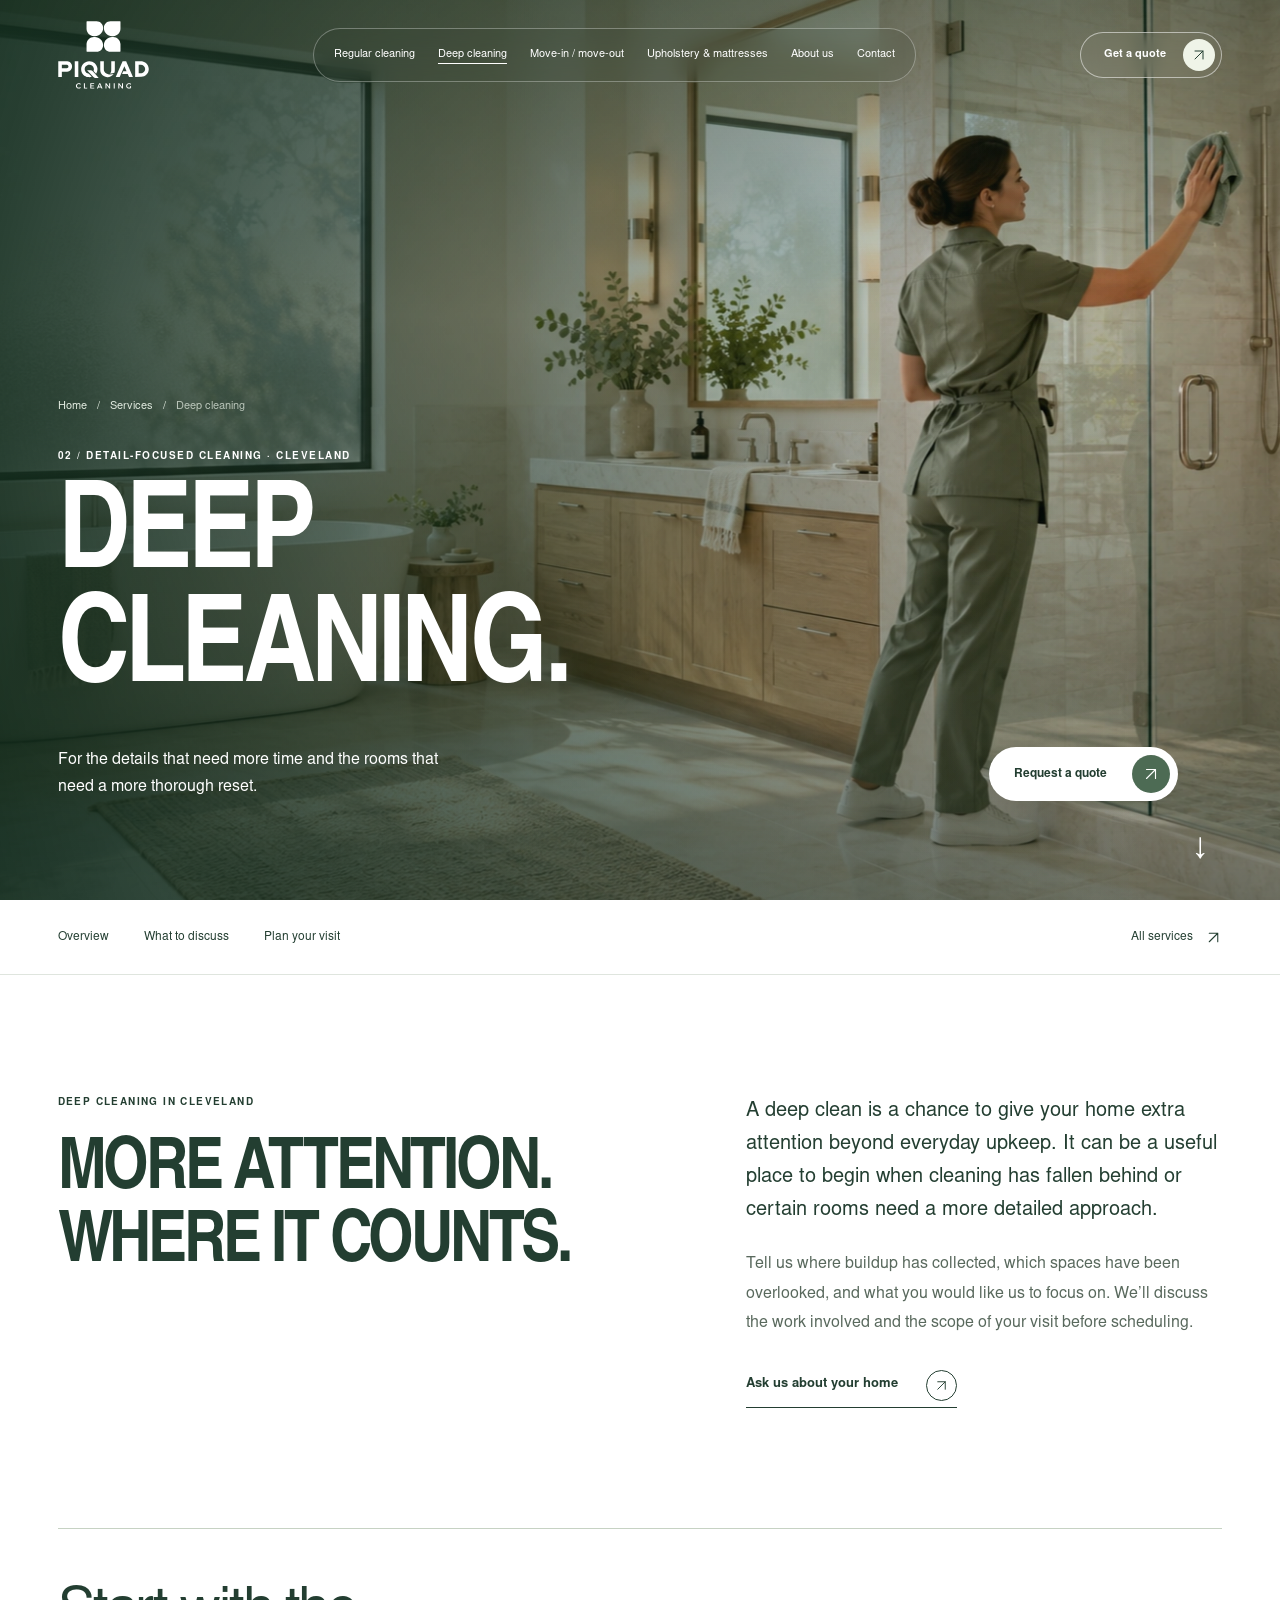
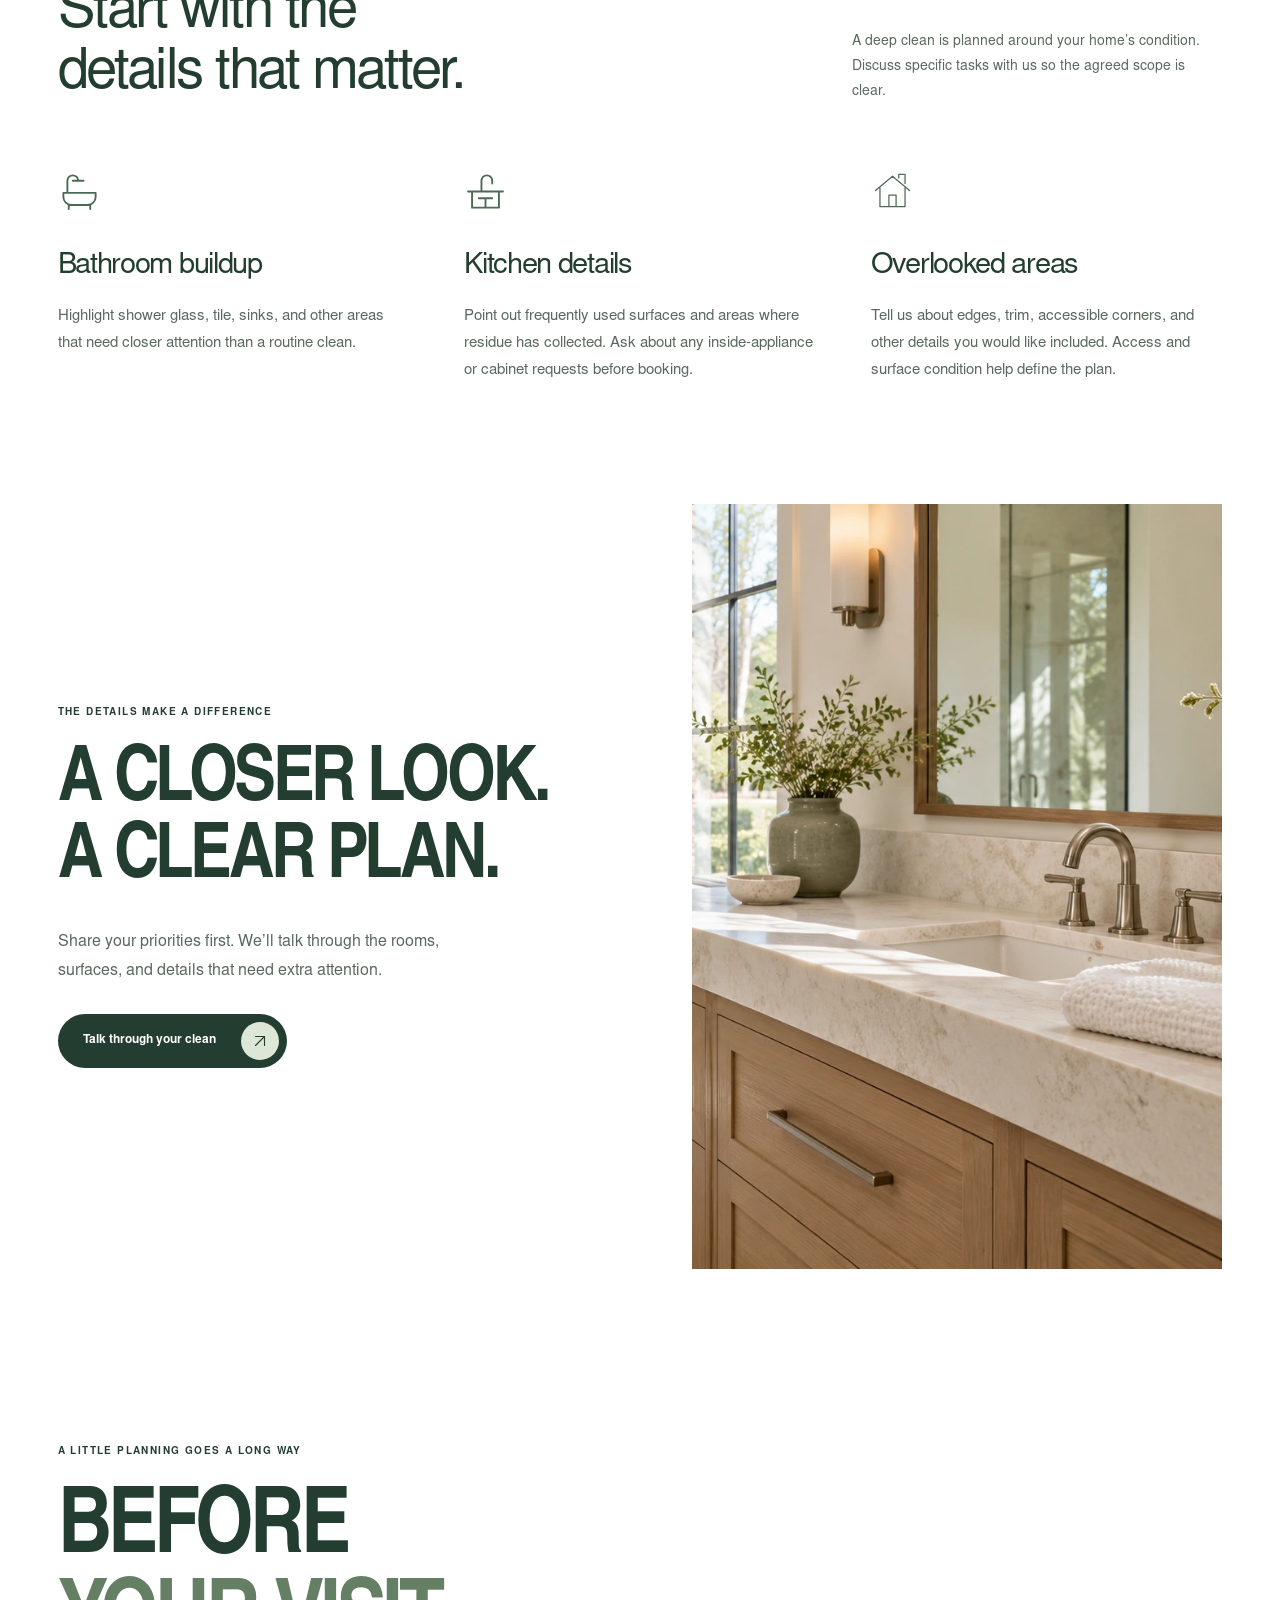
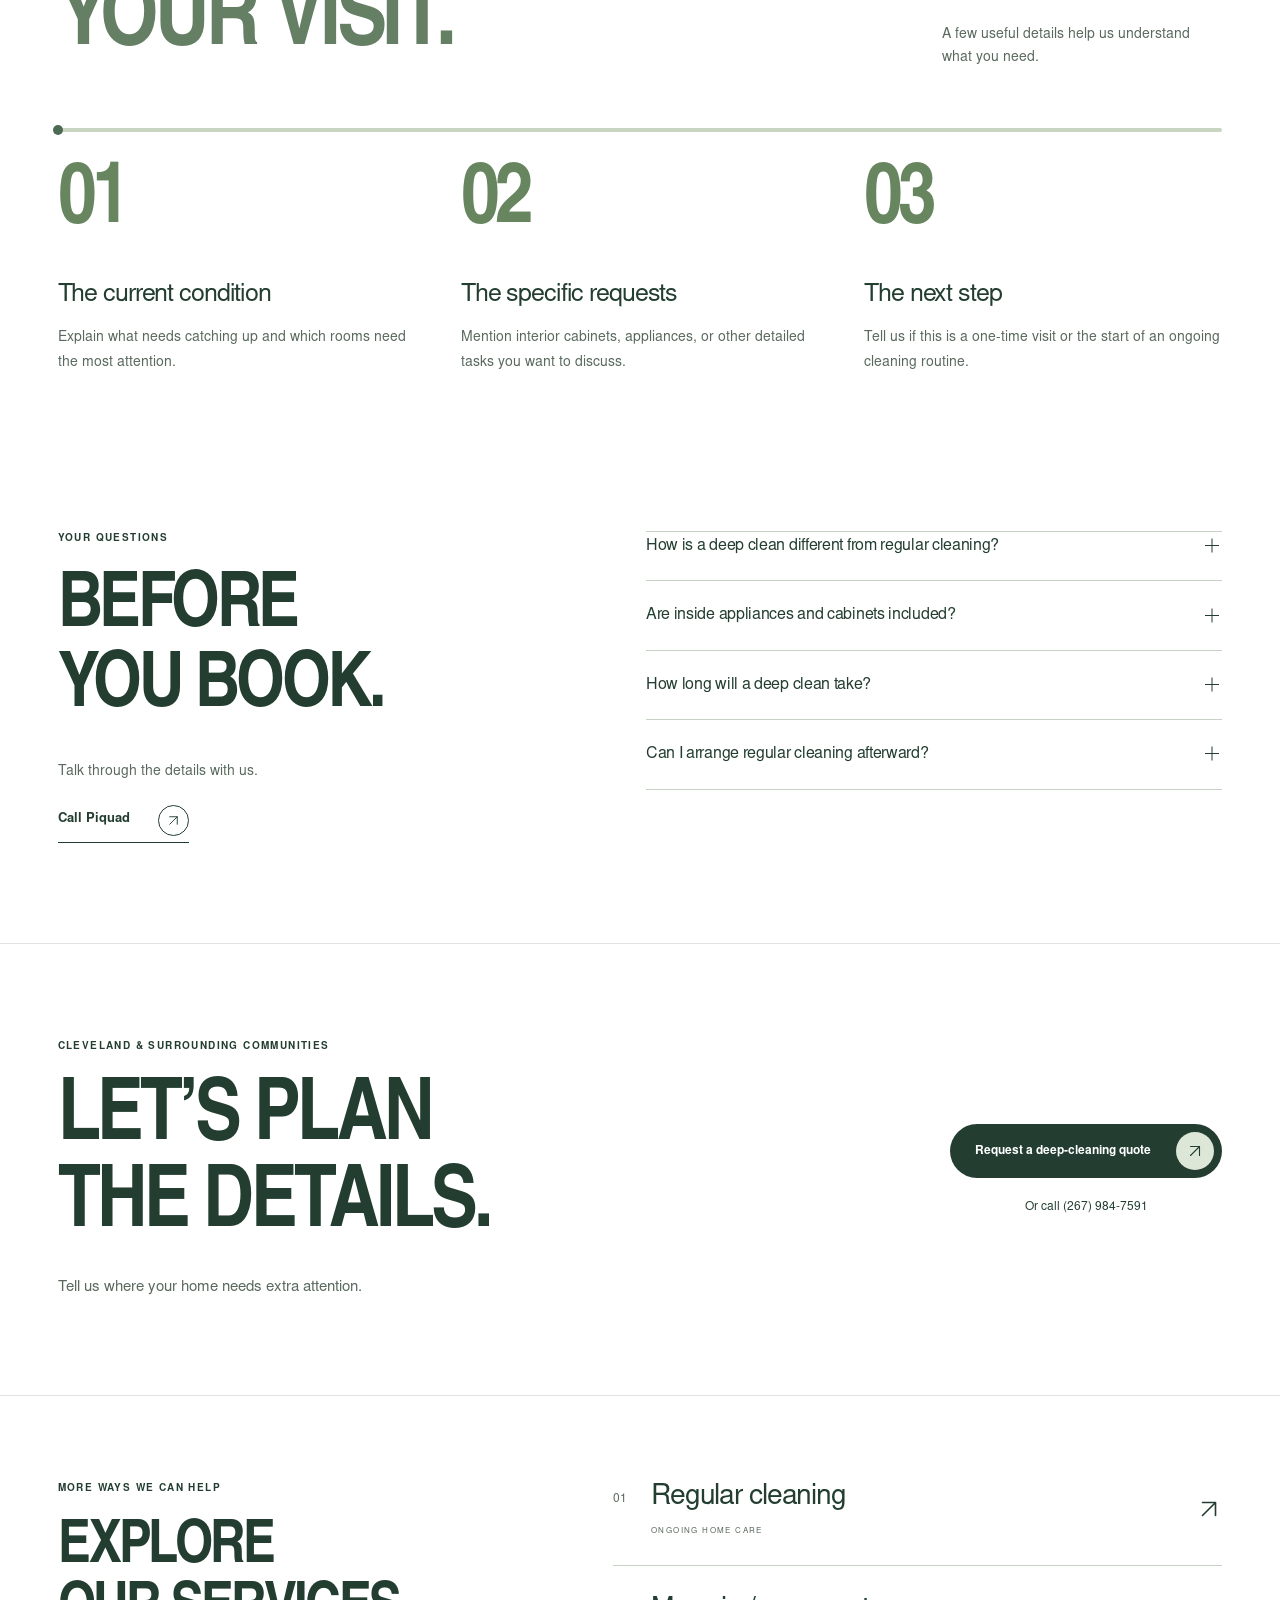
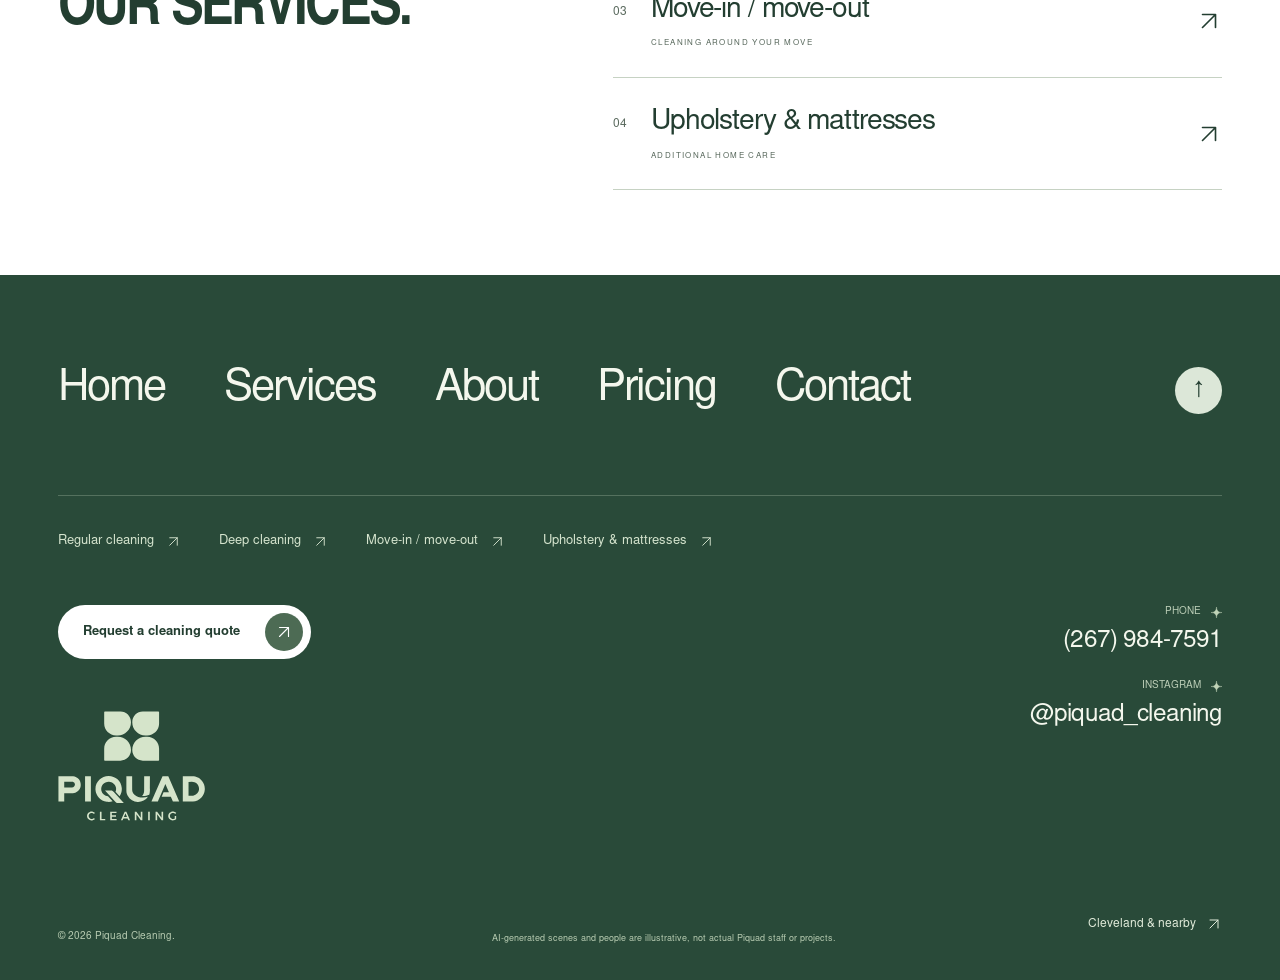
<file: deep-cleaning.html>
<!doctype html>
<html lang="en"><head><meta charset="utf-8"><meta name="viewport" content="width=device-width, initial-scale=1"><meta name="theme-color" content="#ffffff"><title>Deep cleaning in Cleveland — Piquad Cleaning</title><meta name="description" content="Deep home cleaning in Cleveland. Discuss buildup, overlooked areas, and room-by-room priorities with Piquad Cleaning."><link rel="canonical" href="https://piquad-cleaning.artur-space98.chatgpt.site/deep-cleaning.html"><meta property="og:type" content="website"><meta property="og:title" content="Deep cleaning in Cleveland — Piquad Cleaning"><meta property="og:description" content="Deep home cleaning in Cleveland. Discuss buildup, overlooked areas, and room-by-room priorities with Piquad Cleaning."><meta property="og:url" content="https://piquad-cleaning.artur-space98.chatgpt.site/deep-cleaning.html"><meta property="og:image" content="https://piquad-cleaning.artur-space98.chatgpt.site/assets/deep-page.webp"><link rel="icon" type="image/svg+xml" href="assets/favicon.svg"><link rel="preload" href="assets/deep-page.webp" as="image" fetchpriority="high"><link rel="preload" href="assets/display.woff" as="font" type="font/woff" crossorigin><script>try{if(!matchMedia('(prefers-reduced-motion: reduce)').matches&&!location.hash)document.documentElement.classList.add('intro')}catch(_){}setTimeout(function(){document.documentElement.classList.remove('intro','intro-ending');document.documentElement.classList.add('page-ready')},4500)</script><link rel="stylesheet" href="vendor/lenis-1.3.26.css"><link rel="stylesheet" href="design.css"><link rel="stylesheet" href="refinements.css"><link rel="stylesheet" href="corporate.css"><script type="module" src="app.mjs"></script><script type="module" src="motion.mjs"></script><script type="module" src="smooth-scroll.mjs"></script><script type="module" src="scroll-scenes.mjs"></script><script type="module" src="counters.mjs"></script><script type="module" src="inner-motion.mjs"></script><script type="application/ld+json">{"@context":"https://schema.org","@type":"Organization","name":"Piquad Cleaning","url":"https://piquad-cleaning.artur-space98.chatgpt.site","telephone":"+12679847591","areaServed":{"@type":"City","name":"Cleveland"},"sameAs":["https://www.instagram.com/piquad_cleaning/"]}</script></head><body id="top" class="inner-page" data-service="Deep cleaning"><a class="skip-link" href="#page-content">Skip to content</a><svg xmlns="http://www.w3.org/2000/svg" class="svg-defs" aria-hidden="true"><defs>
    <symbol id="arrow" viewBox="0 0 24 24"><path d="M5 12h14M13 6l6 6-6 6"/></symbol>
    <symbol id="arrow-up" viewBox="0 0 24 24"><path d="M6 18 18 6M6 6h12v12"/></symbol>
    <symbol id="sparkle" viewBox="0 0 40 40"><path d="M20 0c0 13-7 20-20 20 13 0 20 7 20 20 0-13 7-20 20-20C27 20 20 13 20 0Z" fill="currentColor"/></symbol>
    <symbol id="logo" viewBox="24 40 1952 1458" fill="currentColor"><g><path d="M485.62,1467.12c-5.41,2.44-10.88,3.65-16.4,3.65s-10.26-1.03-14.85-3.09c-4.6-2.05-8.66-4.87-12.18-8.44-3.52-3.57-6.25-7.77-8.2-12.58-1.95-4.81-2.92-9.98-2.92-15.5s.97-10.66,2.92-15.42c1.95-4.76,4.68-8.95,8.2-12.58,3.52-3.62,7.57-6.44,12.18-8.44,4.6-2,9.55-3,14.85-3s11.04,1.33,16.56,3.98c5.52,2.65,10.28,6.25,14.29,10.8l12.66-14.93c-3.68-3.79-7.9-7.01-12.66-9.66-4.76-2.65-9.77-4.71-15.02-6.17-5.25-1.46-10.63-2.19-16.15-2.19-8.55,0-16.42,1.46-23.62,4.38-7.2,2.92-13.56,7.04-19.08,12.34-5.52,5.3-9.8,11.44-12.83,18.43-3.03,6.98-4.55,14.59-4.55,22.81s1.51,15.75,4.55,22.89c3.03,7.14,7.22,13.37,12.58,18.67,5.36,5.3,11.63,9.44,18.83,12.42,7.2,2.98,14.96,4.46,23.3,4.46,5.52,0,10.96-.79,16.31-2.35,5.36-1.57,10.5-3.82,15.42-6.74,4.92-2.92,9.28-6.33,13.07-10.23l-12.82-13.47c-4.22,4.22-9.04,7.55-14.45,9.98Z"/><polygon points="601.21 1374.83 579.46 1374.83 579.46 1488.47 650.24 1488.47 650.24 1469.96 601.21 1469.96 601.21 1374.83"/><polygon points="737.74 1440.42 792.93 1440.42 792.93 1422.4 737.74 1422.4 737.74 1393.01 799.26 1393.01 799.26 1374.83 715.98 1374.83 715.98 1488.47 801.21 1488.47 801.21 1470.29 737.74 1470.29 737.74 1440.42"/><path d="M907.87,1374.83l-50,113.64h22.73l10.2-24.84h55.05l10.24,24.84h23.22l-49.19-113.64h-22.24ZM898.06,1445.94l20.2-49.19,20.29,49.19h-40.48Z"/><polygon points="1121.19 1454.45 1062.58 1374.83 1041.96 1374.83 1041.96 1488.47 1063.23 1488.47 1063.23 1409.04 1121.51 1488.47 1142.29 1488.47 1142.29 1374.83 1121.19 1374.83 1121.19 1454.45"/><rect x="1218.92" y="1374.83" width="21.75" height="113.64"/><polygon points="1396.52 1454.45 1337.91 1374.83 1317.3 1374.83 1317.3 1488.47 1338.56 1488.47 1338.56 1409.03 1396.84 1488.47 1417.62 1488.47 1417.62 1374.83 1396.52 1374.83 1396.52 1454.45"/><path d="M1571.36,1464.34c-2.68,1.57-5.51,2.94-8.52,4.08-5.58,2.11-10.9,3.17-15.99,3.17-5.52,0-10.66-1.03-15.42-3.08-4.76-2.05-8.93-4.92-12.5-8.6-3.57-3.68-6.36-7.93-8.36-12.74-2-4.81-3-10.04-3-15.67s1-10.82,3-15.59c2-4.76,4.79-8.95,8.36-12.58,3.57-3.62,7.71-6.47,12.42-8.52,4.71-2.06,9.82-3.08,15.34-3.08s11.47,1.16,17.21,3.49c5.73,2.33,10.71,5.49,14.93,9.49l12.34-14.93c-3.68-3.35-7.95-6.25-12.82-8.68-4.87-2.44-9.99-4.3-15.34-5.6-5.36-1.3-10.8-1.95-16.32-1.95-8.66,0-16.72,1.46-24.19,4.38-7.47,2.92-13.99,7.04-19.56,12.34-5.57,5.3-9.9,11.44-12.99,18.43-3.08,6.98-4.62,14.59-4.62,22.81s1.51,15.88,4.55,22.97c3.03,7.09,7.31,13.29,12.82,18.59,5.52,5.3,11.88,9.44,19.07,12.42,7.2,2.98,15.07,4.46,23.62,4.46,5.19,0,10.5-.62,15.91-1.87,5.41-1.24,10.63-3,15.67-5.28,5.03-2.27,9.5-4.87,13.39-7.79v-42.7h-18.99v32.04Z"/></g><path d="M816.38,364.4h-22.35c-87.17,0-157.83-70.66-157.83-157.83V56.41c0-5.03,4.08-9.12,9.12-9.12h205.94c77.53,0,140.37,62.85,140.37,140.37v1.49c0,96.78-78.46,175.24-175.24,175.24ZM1183.62,364.4h22.35c87.17,0,157.83-70.66,157.83-157.83V56.41c0-5.03-4.08-9.12-9.12-9.12h-205.94c-77.53,0-140.37,62.85-140.37,140.37v1.49c0,96.78,78.46,175.24,175.24,175.24ZM1008.38,556.33v1.49c0,77.53,62.85,140.37,140.37,140.37h205.94c5.03,0,9.12-4.08,9.12-9.12v-150.15c0-87.17-70.66-157.83-157.83-157.83h-22.35c-96.78,0-175.24,78.46-175.24,175.24ZM816.38,381.09h-22.35c-87.17,0-157.83,70.66-157.83,157.83v150.15c0,5.03,4.08,9.12,9.12,9.12h205.94c77.53,0,140.37-62.85,140.37-140.37v-1.49c0-96.78-78.46-175.24-175.24-175.24Z"/><g><path d="M1922.21,1188.97c-30.01,29.9-67.75,48.82-109.87,49.01l-134.11.62.02-334.97,130.55.16c11.08.01,22.16.95,32.99,3.3,79.42,17.21,134.88,94.2,127.74,176.95-2.17,40.01-19.42,75.58-47.32,104.93ZM1893.6,1067.51c-2.49-51.88-46.13-88.67-95.9-88.28l-43.33.34-.05,183.44,47.5-.32c4.42-.03,8.85-.24,13.22-.9,45.04-6.88,80.84-46.6,78.55-94.28Z"/><path d="M222.04,1129.34l-115.53.71.04,108.46-76.64-.03-.06-334.8,193.71.02c29.94.1,55.92,17.79,74.74,39.25,20.85,24.33,28.69,52.47,26.76,84.85-3.22,53.97-47.32,99.04-103.03,101.55ZM244.15,998.44c-6.63-12.45-19.56-19.9-34.75-19.12l-102.9.05.08,75.4,102.72-.27c28.76-.08,48.34-30.67,34.84-56.05Z"/><polygon points="1398.04 1175.68 1422.93 1117.63 1494.65 1117.17 1447.18 1009.2 1347.11 1238.49 1262.53 1238.54 1336.49 1070.5 1409.51 903.66 1485.86 903.75 1498.94 934.68 1630.77 1238.24 1547.02 1238.51 1519.77 1175.78 1398.04 1175.68"/><path d="M700.29,977.67c-32.04-1.39-60.55,11.19-79.97,33.51-20.12,23.13-28.29,54.23-21.03,84.53,9.98,41.63,45.56,69.99,87.13,74.1l61.54,66.96c-25.8,8.65-51.29,9.55-77.88,6.39-81.24-10.54-144.79-78.62-149.35-159.96-5.63-100.36,75.17-180.52,174.12-180.69,90.09-.16,167.41,65.76,174.55,157.28,2.99,38.42-6.52,76.23-29.3,108.83l-54.07-57.72c8.6-19.82,10.3-39.79,5.08-60.34-11.05-41.28-46.89-70.98-90.84-72.88Z"/><path d="M1037.92,1149.16c44.81,42.52,119.67,44.62,178.95,27.45-31.72,45.93-83.68,70.56-137.68,68.17-52.55-2.33-102.61-31.06-129.24-78.01-12.45-21.96-19.56-44.78-19.58-70.44l-.14-192.59,76.55-.05.25,178.59c.04,26.26,12.35,49.3,30.88,66.88Z"/><polygon points="459.65 1238.4 383 1238.56 382.97 903.67 459.75 903.71 459.65 1238.4"/><path d="M1232.99,1148.56c-29.24,13.98-61.61,18.43-94.3,16.88,11.65-11.38,18.5-24.42,22.67-39,2.98-10.41,4.23-21.24,4.26-32.07l.54-190.68h76.48s-.06,169.25-.06,169.25c0,14.05-.61,28.1-2.03,42.07-1.34,13.14-3.25,24.53-7.55,33.54Z"/><path d="M896.17,1259.84l-21.19.32-58.25-.19c-13.74-.04-24.22-6.97-33.21-16.76l-136.27-148.26,79.84-.23c15.48-.05,26.53,8.81,36.35,19.53l78.88,86.07,53.83,59.52Z"/></g></symbol><symbol id="mark" viewBox="0 0 48 54"><path d="M10 31V5h16a16 16 0 0 1 0 32h-5" fill="none" stroke="currentColor" stroke-width="4.5"/><path d="M6 50C5 35 14 29 28 29c1 14-8 23-22 21Z" fill="currentColor"/><path d="m7 48 14-14" stroke="#f8f9f4" stroke-width="1.5"/><path d="M20 12c0 5-2 7-7 7 5 0 7 2 7 7 0-5 2-7 7-7-5 0-7-2-7-7Z" fill="currentColor"/></symbol>
    <symbol id="check" viewBox="0 0 24 24"><path d="m6 12 4 4 8-8"/><circle cx="12" cy="12" r="10"/></symbol>
    <symbol id="pin" viewBox="0 0 24 24"><path d="M19 10c0 5-7 11-7 11S5 15 5 10a7 7 0 1 1 14 0Z"/><circle cx="12" cy="10" r="2"/></symbol>
    <symbol id="phone" viewBox="0 0 24 24"><path d="m7 3 3 5-3 3c2 3 3 4 6 6l3-3 5 3c0 3-2 4-4 4C9 21 3 15 3 7c0-2 1-4 4-4Z"/></symbol>
  <symbol id="bath-zone" viewBox="0 0 32 32"><path d="M4 17h24v3a6 6 0 0 1-6 6H10a6 6 0 0 1-6-6ZM7 17V8a4 4 0 0 1 8 0M11 8h8M8 26v3m16-3v3"/></symbol><symbol id="kitchen-zone" viewBox="0 0 32 32"><path d="M3 16h26M6 16v12h20V16M13 16V8a4 4 0 0 1 8 0v2M11 21h10M16 21v7"/></symbol><symbol id="living-zone" viewBox="0 0 32 32"><path d="M7 16V9a3 3 0 0 1 3-3h12a3 3 0 0 1 3 3v7M7 16H5a2 2 0 0 0-2 2v7h26v-7a2 2 0 0 0-2-2h-2v5H7ZM7 25v4m18-4v4"/></symbol><symbol id="house" viewBox="0 0 48 48"><path d="m5 23 19-16 19 16M10 20v21h28V20M20 41V28h8v13M31 9V5h7v10"/></symbol><symbol id="bed" viewBox="0 0 32 32"><path d="M3 26V8m26 18V13H3m0 8h26M6 13V8h8v5m3 0V8h8v5M3 26v3m26-3v3"/></symbol><symbol id="chevron" viewBox="0 0 24 24"><path d="m7 9 5 5 5-5"/></symbol></defs></svg><div class="preloader" id="preloader" role="region" aria-label="Opening Piquad Cleaning">
  <div class="loader-curtain" aria-hidden="true"></div>
  <div class="loader-center" aria-hidden="true"><div class="loader-emblem"><svg class="loader-orbit" viewBox="0 0 160 160"><circle class="loader-orbit-track" cx="80" cy="80" r="73"/><circle class="loader-orbit-arc" cx="80" cy="80" r="73"/></svg><svg class="loader-symbol" viewBox="0 0 2000 1830.51"><defs><radialGradient id="loader-logo-gradient" cx="1000" cy="915.26" r="1330.77" gradientUnits="userSpaceOnUse"><stop offset=".23" stop-color="#48785d"/><stop offset=".38" stop-color="#5e8970"/><stop offset=".69" stop-color="#98b5a1"/><stop offset="1" stop-color="#d9e7d8"/></radialGradient></defs><path fill="url(#loader-logo-gradient)" d="M502.47,892.64h-60.56c-236.19,0-427.67-191.47-427.67-427.67V58.12c0-13.64,11.06-24.7,24.7-24.7h558c210.07,0,380.36,170.29,380.36,380.36v4.04c0,262.24-212.59,474.83-474.83,474.83ZM1497.53,892.64h60.56c236.19,0,427.67-191.47,427.67-427.67V58.12c0-13.64-11.06-24.7-24.7-24.7h-558c-210.07,0-380.36,170.29-380.36,380.36v4.04c0,262.24,212.59,474.83,474.83,474.83ZM1022.7,1412.7v4.04c0,210.07,170.29,380.36,380.36,380.36h558c13.64,0,24.7-11.06,24.7-24.7v-406.86c0-236.19-191.47-427.67-427.67-427.67h-60.56c-262.24,0-474.83,212.59-474.83,474.83ZM502.47,937.87h-60.56c-236.19,0-427.67,191.47-427.67,427.67v406.86c0,13.64,11.06,24.7,24.7,24.7h558c210.07,0,380.36-170.29,380.36-380.36v-4.04c0-262.24-212.59-474.83-474.83-474.83Z"/></svg></div></div>
  <button class="skip-intro" id="skip-intro">Skip intro <span aria-hidden="true">↗</span></button>
</div><main id="main"><section class="page-hero" data-page-hero><header class="header"><a class="brand" href="index.html" aria-label="Piquad Cleaning home"><svg class="brand-logo" viewBox="0 0 1952 1458" aria-hidden="true"><use href="#logo" width="1952" height="1458"/></svg></a><nav class="desktop-nav" aria-label="Main navigation"><a href="regular-cleaning.html">Regular cleaning</a><a href="deep-cleaning.html" aria-current="page">Deep cleaning</a><a href="move-in-move-out-cleaning.html">Move-in / move-out</a><a href="upholstery-cleaning.html">Upholstery & mattresses</a><a href="about.html">About us</a><a href="contact.html">Contact</a></nav><div class="header-actions"><button class="button button-glass header-cta" data-inquiry>Get a quote<span class="button-arrow" aria-hidden="true"><svg class="icon" aria-hidden="true"><use href="#arrow-up"/></svg></span></button><button class="menu-toggle" aria-expanded="false" aria-controls="mobile-nav" aria-label="Open navigation"><span></span><span></span></button></div><nav id="mobile-nav" class="mobile-nav" aria-label="Mobile navigation" data-lenis-prevent hidden><a href="regular-cleaning.html">Regular cleaning</a><a href="deep-cleaning.html" aria-current="page">Deep cleaning</a><a href="move-in-move-out-cleaning.html">Move-in / move-out</a><a href="upholstery-cleaning.html">Upholstery & mattresses</a><a href="about.html">About us</a><a href="contact.html">Contact</a></nav></header><div class="page-hero-media"><img src="assets/deep-page.webp" width="1672" height="941" fetchpriority="high" alt="Illustrative cleaner carefully wiping glass in a sunlit travertine bathroom"></div><div class="page-hero-shade" aria-hidden="true"></div><div class="page-hero-content"><nav class="breadcrumbs" aria-label="Breadcrumb"><a href="index.html">Home</a><span>/</span><a href="services.html">Services</a><span>/</span><span aria-current="page">Deep cleaning</span></nav><p class="eyebrow">02 / DETAIL-FOCUSED CLEANING · CLEVELAND</p><h1>DEEP<br>CLEANING.</h1><div class="page-hero-bottom"><p>For the details that need more time and the rooms that need a more thorough reset.</p><button class="button button-light" data-inquiry data-service="Deep cleaning">Request a quote<span class="button-arrow" aria-hidden="true"><svg class="icon" aria-hidden="true"><use href="#arrow-up"/></svg></span></button></div></div><a href="#page-content" class="page-scroll" aria-label="Read about deep cleaning">↓</a></section><nav class="service-subnav" aria-label="On this page"><a href="#page-content">Overview</a><a href="#scope">What to discuss</a><a href="#planning">Plan your visit</a><a href="services.html">All services <svg class="icon" aria-hidden="true"><use href="#arrow-up"/></svg></a></nav><section class="service-intro content-section" id="page-content"><div class="reveal"><p class="eyebrow">DEEP CLEANING IN CLEVELAND</p><h2>MORE ATTENTION.<br>WHERE IT COUNTS.</h2></div><div class="service-intro-copy reveal"><p>A deep clean is a chance to give your home extra attention beyond everyday upkeep. It can be a useful place to begin when cleaning has fallen behind or certain rooms need a more detailed approach.</p><p>Tell us where buildup has collected, which spaces have been overlooked, and what you would like us to focus on. We’ll discuss the work involved and the scope of your visit before scheduling.</p><a class="text-link" href="contact.html">Ask us about your home <svg class="icon" aria-hidden="true"><use href="#arrow-up"/></svg></a></div></section><section class="scope-section content-section" id="scope"><div class="scope-heading reveal"><h2>Start with the<br>details that matter.</h2><p>A deep clean is planned around your home’s condition. Discuss specific tasks with us so the agreed scope is clear.</p></div><div class="scope-grid"><article class="scope-item reveal"><svg class="line-icon" aria-hidden="true"><use href="#bath-zone"/></svg><h3>Bathroom buildup</h3><p>Highlight shower glass, tile, sinks, and other areas that need closer attention than a routine clean.</p></article><article class="scope-item reveal"><svg class="line-icon" aria-hidden="true"><use href="#kitchen-zone"/></svg><h3>Kitchen details</h3><p>Point out frequently used surfaces and areas where residue has collected. Ask about any inside-appliance or cabinet requests before booking.</p></article><article class="scope-item reveal"><svg class="line-icon" aria-hidden="true"><use href="#house"/></svg><h3>Overlooked areas</h3><p>Tell us about edges, trim, accessible corners, and other details you would like included. Access and surface condition help define the plan.</p></article></div></section><section class="service-feature feature-portrait"><div class="feature-image"><img src="assets/deep-page-detail.webp" width="1672" height="941" alt="Illustrative clean ivory stone sink and oak bathroom vanity in natural daylight" loading="lazy" decoding="async"></div><div class="feature-copy reveal"><p class="eyebrow">THE DETAILS MAKE A DIFFERENCE</p><h2>A CLOSER LOOK.<br>A CLEAR PLAN.</h2><p>Share your priorities first. We’ll talk through the rooms, surfaces, and details that need extra attention.</p><button class="button button-dark" data-inquiry data-service="Deep cleaning">Talk through your clean<span class="button-arrow" aria-hidden="true"><svg class="icon" aria-hidden="true"><use href="#arrow-up"/></svg></span></button></div></section><section class="process content-section service-planning" id="planning"><div class="section-head reveal"><div><p class="eyebrow">A LITTLE PLANNING GOES A LONG WAY</p><h2>BEFORE<br><span>YOUR VISIT.</span></h2></div><p class="section-note">A few useful details help us understand what you need.</p></div><div class="process-journey" data-scroll-fill="process"><div class="scroll-meter" aria-hidden="true"><i></i><b></b></div><div class="process-steps"><article class="reveal"><span>01</span><h3>The current condition</h3><p>Explain what needs catching up and which rooms need the most attention.</p></article><article class="reveal"><span>02</span><h3>The specific requests</h3><p>Mention interior cabinets, appliances, or other detailed tasks you want to discuss.</p></article><article class="reveal"><span>03</span><h3>The next step</h3><p>Tell us if this is a one-time visit or the start of an ongoing cleaning routine.</p></article></div></div></section><section class="faq-section content-section"><div class="faq-intro reveal"><p class="eyebrow">YOUR QUESTIONS</p><h2>BEFORE<br>YOU BOOK.</h2><p>Talk through the details with us.<br><a class="text-link" href="tel:+12679847591">Call Piquad <svg class="icon" aria-hidden="true"><use href="#arrow-up"/></svg></a></p></div><div class="faq-list"><details class="reveal"><summary>How is a deep clean different from regular cleaning?<span class="plus" aria-hidden="true"></span></summary><p>Regular cleaning focuses on ongoing upkeep. Deep cleaning allows for a more detailed discussion of buildup, overlooked areas, and additional attention your home may need.</p></details><details class="reveal"><summary>Are inside appliances and cabinets included?<span class="plus" aria-hidden="true"></span></summary><p>Mention these when you inquire. We’ll confirm whether they can be included and how they affect the scope and pricing before scheduling.</p></details><details class="reveal"><summary>How long will a deep clean take?<span class="plus" aria-hidden="true"></span></summary><p>Timing depends on the size and condition of your home and the work agreed. Share those details so we can discuss the visit with you.</p></details><details class="reveal"><summary>Can I arrange regular cleaning afterward?<span class="plus" aria-hidden="true"></span></summary><p>Yes, you can ask about ongoing cleaning when planning your deep clean. We’ll discuss your preferred routine and availability.</p></details></div></section><section class="page-cta content-section"><div class="reveal"><p class="eyebrow">CLEVELAND & SURROUNDING COMMUNITIES</p><h2>LET’S PLAN<br>THE DETAILS.</h2><p>Tell us where your home needs extra attention.</p></div><div class="page-cta-actions reveal"><button class="button button-dark" data-inquiry data-service="Deep cleaning">Request a deep-cleaning quote<span class="button-arrow" aria-hidden="true"><svg class="icon" aria-hidden="true"><use href="#arrow-up"/></svg></span></button><a href="tel:+12679847591">Or call (267) 984-7591</a></div></section><section class="related-services content-section"><div class="related-heading reveal"><p class="eyebrow">MORE WAYS WE CAN HELP</p><h2>EXPLORE<br>OUR SERVICES.</h2></div><div class="related-list"><a class="related-link reveal" href="regular-cleaning.html"><span class="related-number">01</span><span>Regular cleaning<small>ONGOING HOME CARE</small></span><svg class="icon" aria-hidden="true"><use href="#arrow-up"/></svg></a><a class="related-link reveal" href="move-in-move-out-cleaning.html"><span class="related-number">03</span><span>Move-in / move-out<small>CLEANING AROUND YOUR MOVE</small></span><svg class="icon" aria-hidden="true"><use href="#arrow-up"/></svg></a><a class="related-link reveal" href="upholstery-cleaning.html"><span class="related-number">04</span><span>Upholstery & mattresses<small>ADDITIONAL HOME CARE</small></span><svg class="icon" aria-hidden="true"><use href="#arrow-up"/></svg></a></div></section></main><footer class="footer footer-airy"><div class="footer-shell"><div class="footer-nav-row reveal"><nav class="footer-nav" aria-label="Footer navigation"><a href="index.html">Home</a><a href="services.html">Services</a><a href="about.html">About</a><a href="index.html#estimate">Pricing</a><a href="contact.html">Contact</a></nav><a class="footer-top-link" href="#top" aria-label="Back to top">↑</a></div><nav class="footer-services reveal" aria-label="Cleaning services"><a href="regular-cleaning.html">Regular cleaning<svg class="icon" aria-hidden="true"><use href="#arrow-up"/></svg></a><a href="deep-cleaning.html">Deep cleaning<svg class="icon" aria-hidden="true"><use href="#arrow-up"/></svg></a><a href="move-in-move-out-cleaning.html">Move-in / move-out<svg class="icon" aria-hidden="true"><use href="#arrow-up"/></svg></a><a href="upholstery-cleaning.html">Upholstery & mattresses<svg class="icon" aria-hidden="true"><use href="#arrow-up"/></svg></a></nav><div class="footer-middle"><div class="footer-inquiry reveal"><button class="button button-light" data-inquiry>Request a cleaning quote<span class="button-arrow" aria-hidden="true"><svg class="icon" aria-hidden="true"><use href="#arrow-up"/></svg></span></button><a class="brand" href="index.html" aria-label="Piquad Cleaning home"><svg class="brand-logo" viewBox="0 0 1952 1458" aria-hidden="true"><use href="#logo" width="1952" height="1458"/></svg></a></div><div class="footer-contacts reveal"><div class="footer-contact-item"><span>PHONE <svg class="icon" aria-hidden="true"><use href="#sparkle"/></svg></span><a href="tel:+12679847591">(267) 984-7591</a></div><div class="footer-contact-item"><span>INSTAGRAM <svg class="icon" aria-hidden="true"><use href="#sparkle"/></svg></span><a href="https://www.instagram.com/piquad_cleaning/" target="_blank" rel="noopener noreferrer">@piquad_cleaning<span class="sr-only"> (opens in a new tab)</span></a></div></div></div><div class="footer-end reveal"><span>© <span id="year">2026</span> Piquad Cleaning.</span><p>AI-generated scenes and people are illustrative, not actual Piquad staff or projects.</p><a href="contact.html#service-area">Cleveland & nearby <svg class="icon" aria-hidden="true"><use href="#arrow-up"/></svg></a></div></div></footer><dialog data-lenis-prevent id="inquiry-dialog" aria-labelledby="inquiry-title"><div class="dialog-inner"><button class="dialog-close" aria-label="Close inquiry">×</button><p class="eyebrow">A LITTLE ABOUT YOUR HOME</p><h2 id="inquiry-title">Let’s plan your<br>cleaning quote.</h2><p class="dialog-intro">Tell us what you have in mind. Share your location and the home or furniture cleaning you need. We’ll discuss your home, pricing, and available dates.</p><form id="inquiry-form"><div class="form-grid"><label>Your name<input name="name" autocomplete="given-name" placeholder="First name" maxlength="80" required></label><label>Neighborhood or ZIP<input name="location" autocomplete="address-level2" placeholder="Where’s home?" maxlength="120" required></label></div><label>What kind of clean?<select name="service" id="inquiry-service"><option>Regular cleaning</option><option>Deep cleaning</option><option>Move-in / move-out cleaning</option><option>Upholstery &amp; mattress cleaning</option><option>I’d like some guidance</option></select></label><label>Anything you’d like us to know? <span class="optional">(optional)</span><textarea name="notes" rows="3" placeholder="Your space, preferred timing, or the details that matter to you…" maxlength="1500"></textarea></label><button class="button button-dark form-submit" type="submit">Prepare my quote request <span class="button-arrow" aria-hidden="true"><svg class="icon"><use href="#arrow"/></svg></span></button><p class="form-note">You’ll review your message before sending it by text. Nothing is sent from this form.</p></form><div id="inquiry-ready" hidden><p class="ready-label">Your message is ready.</p><textarea id="message-preview" aria-label="Your inquiry message" rows="6" readonly></textarea><a id="sms-link" class="button button-dark" href="sms:+12679847591">Open text message <span class="button-arrow" aria-hidden="true"><svg class="icon"><use href="#arrow-up"/></svg></span></a><div class="ready-actions"><button id="copy-inquiry" class="text-link">Copy message</button><button id="edit-inquiry" class="text-link">Edit details</button></div><p class="form-note">Send from your texting app to (267) 984-7591. On a computer? Copy your message and <a href="https://www.instagram.com/piquad_cleaning/" target="_blank" rel="noopener noreferrer">send it on Instagram<span class="sr-only"> (opens in a new tab)</span></a>.</p><p id="copy-status" class="status" role="status" aria-live="polite"></p></div><div class="dialog-phone">Prefer a conversation? <a href="tel:+12679847591">Call (267) 984-7591</a></div></div></dialog></body></html>
</file>
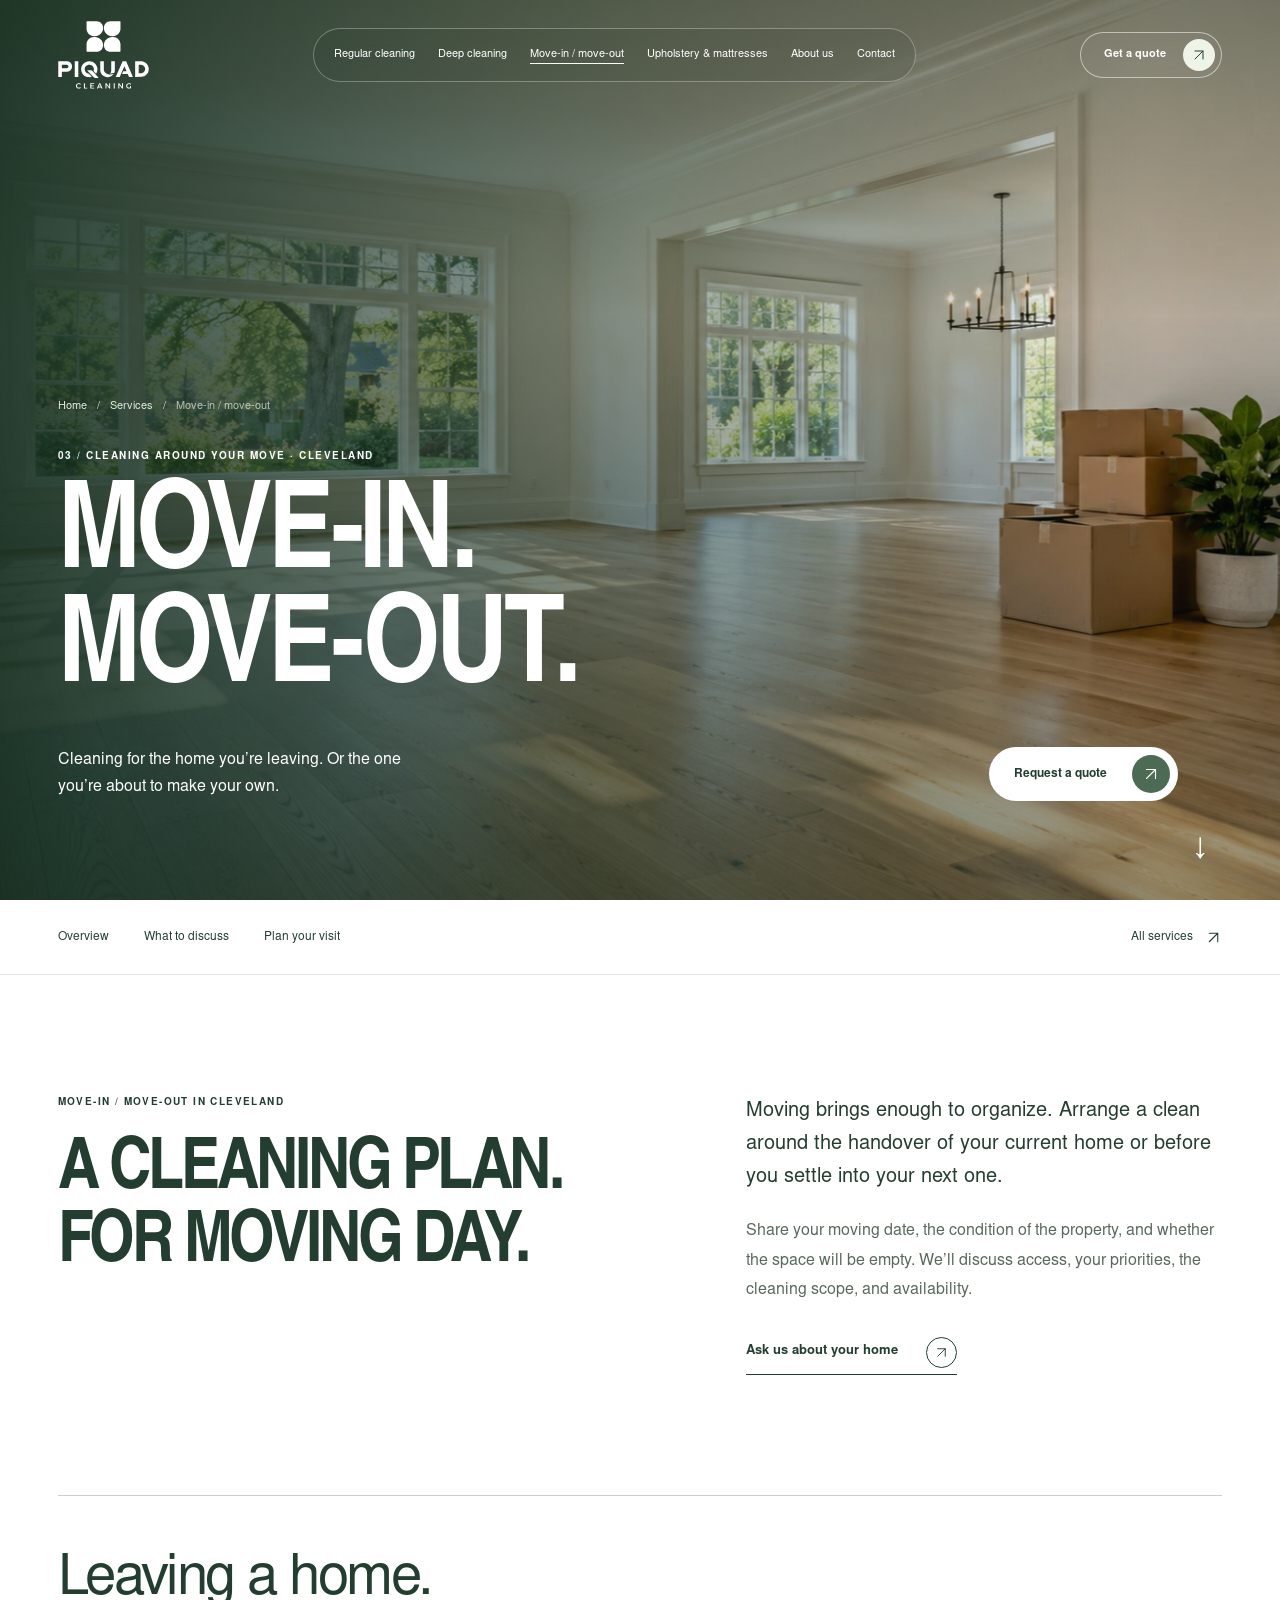
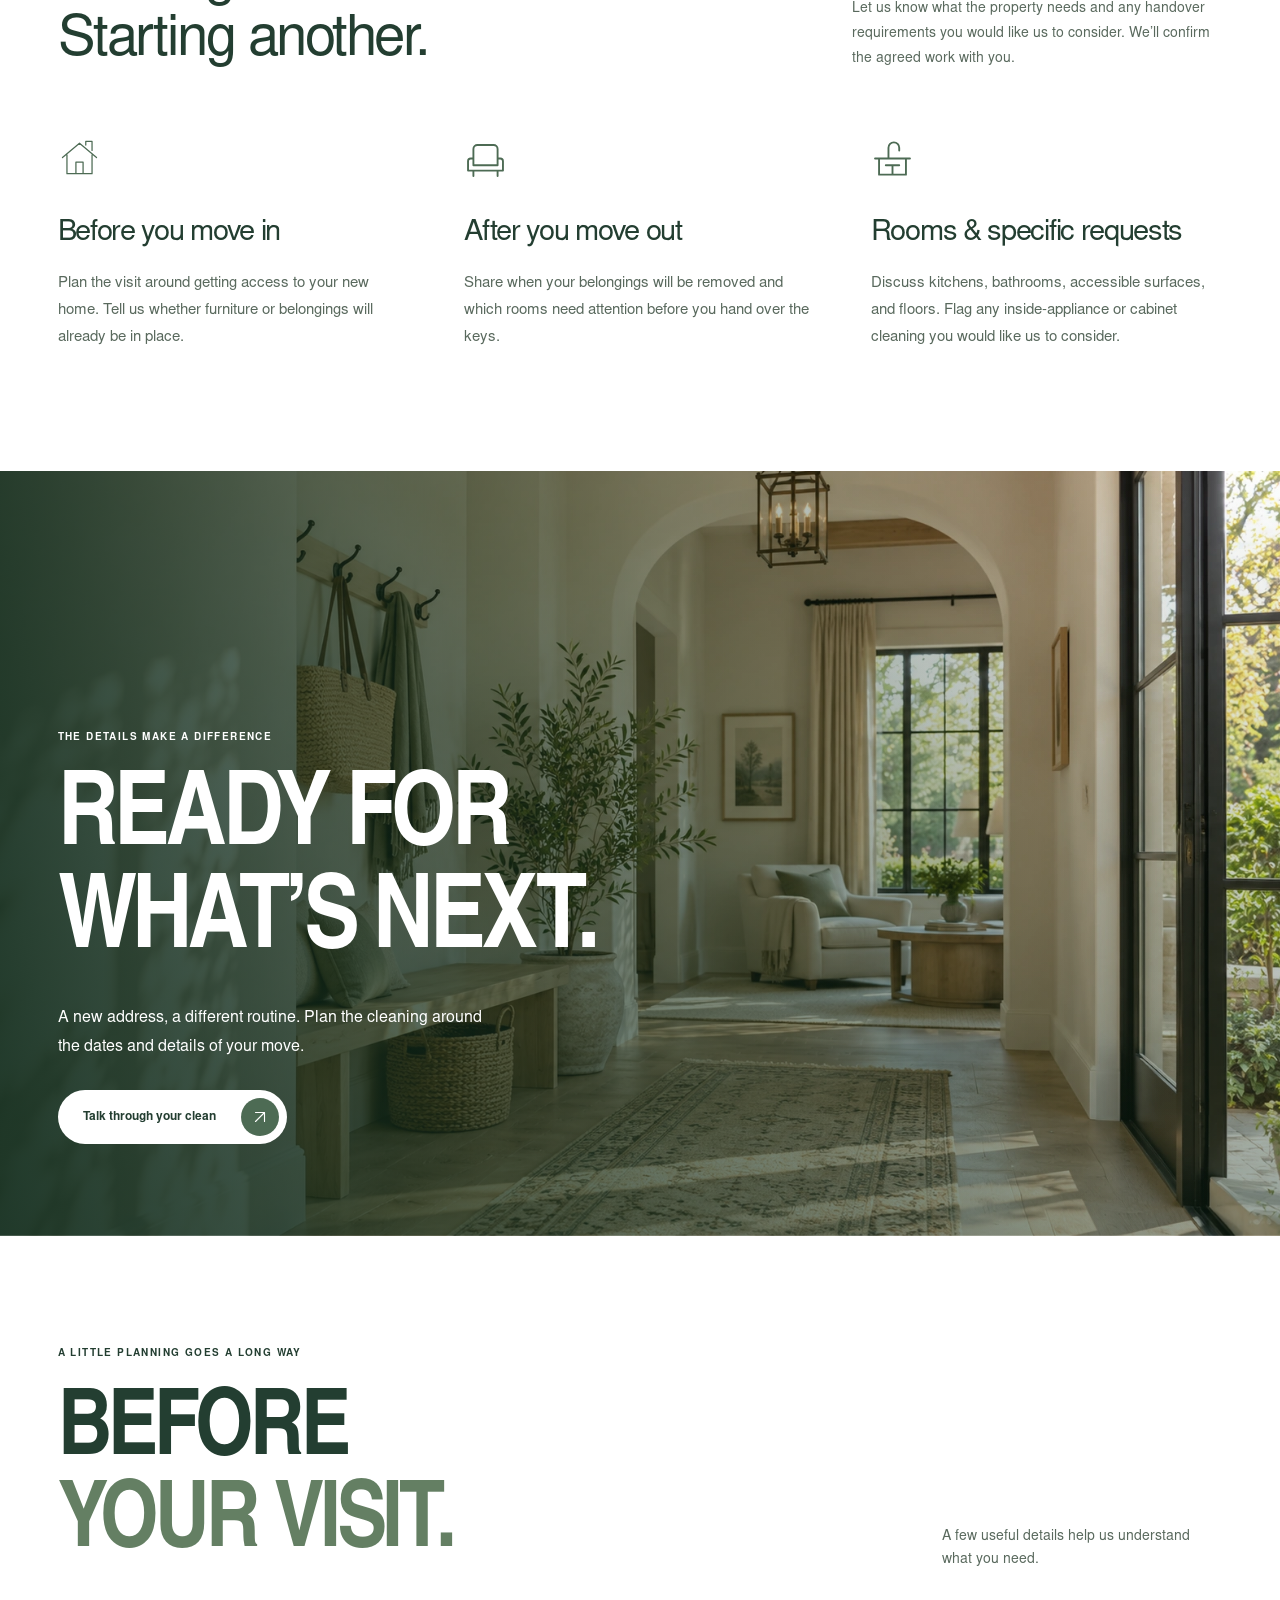
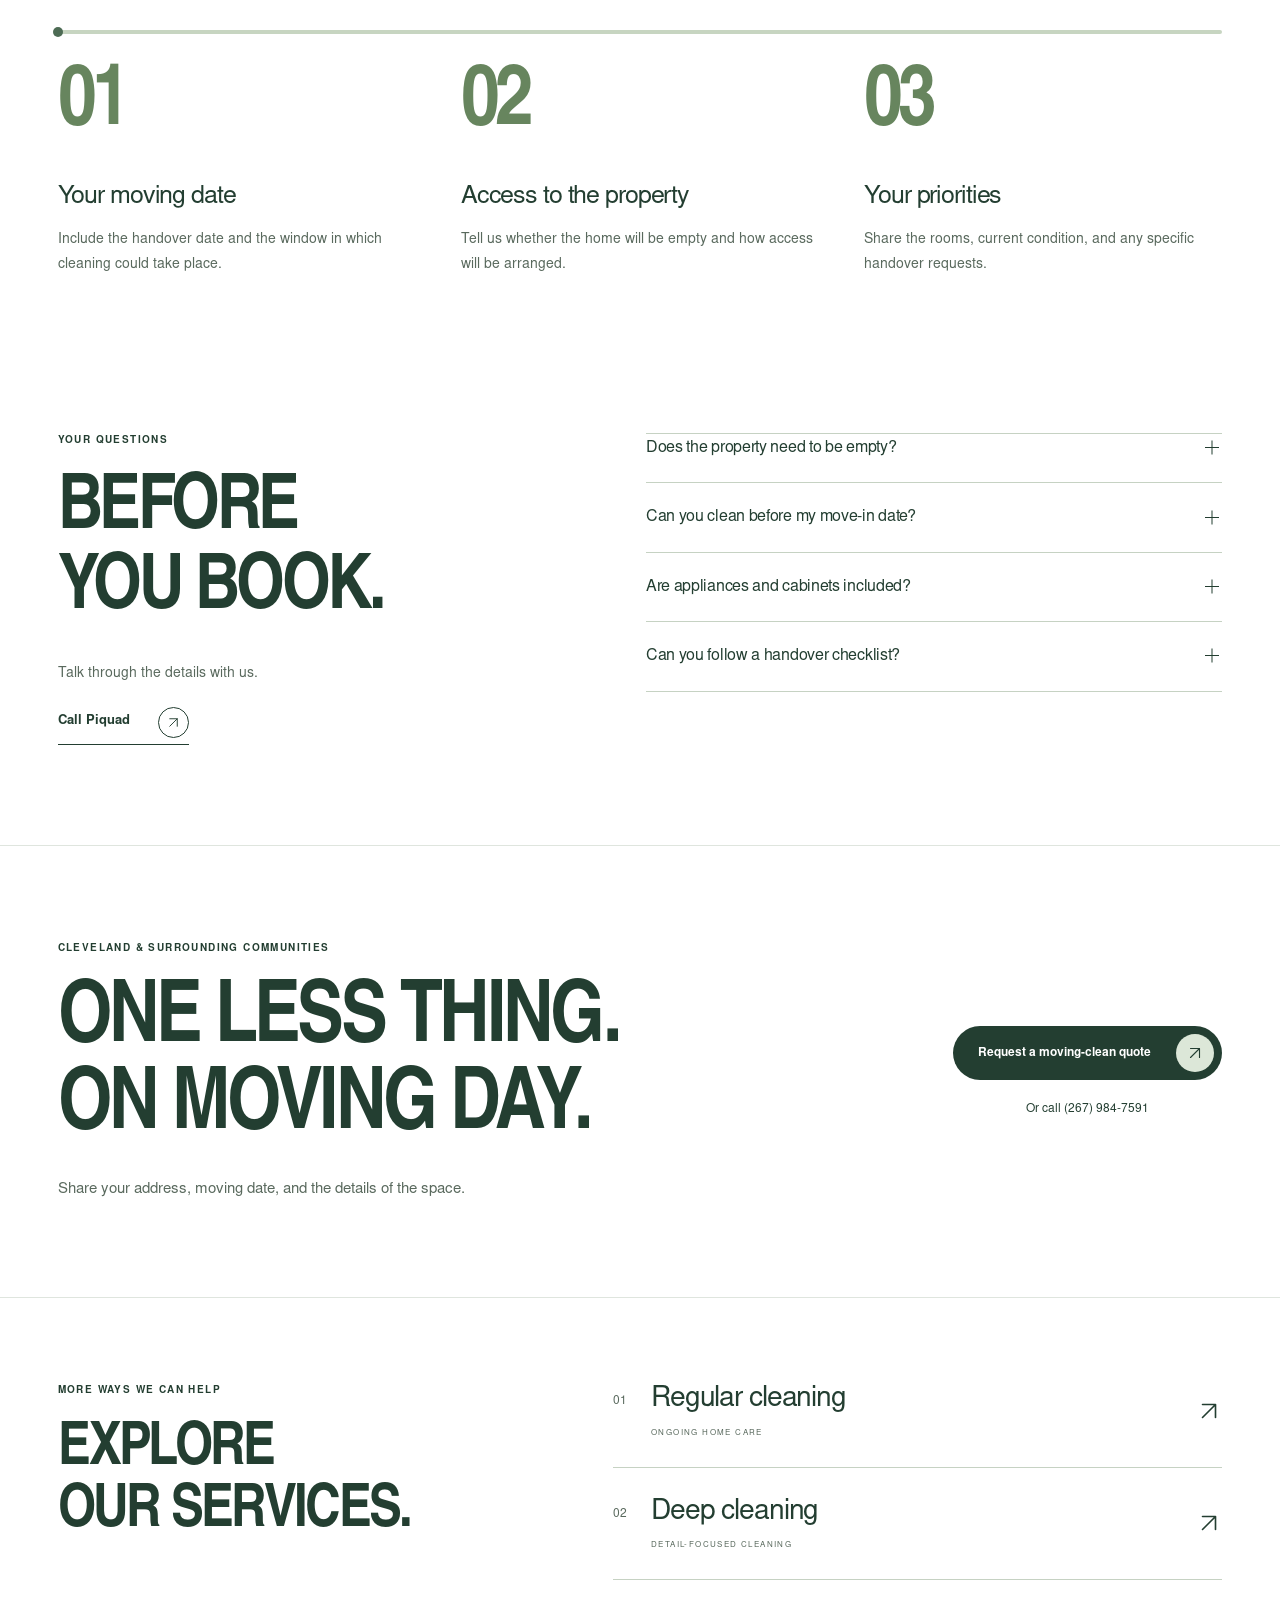
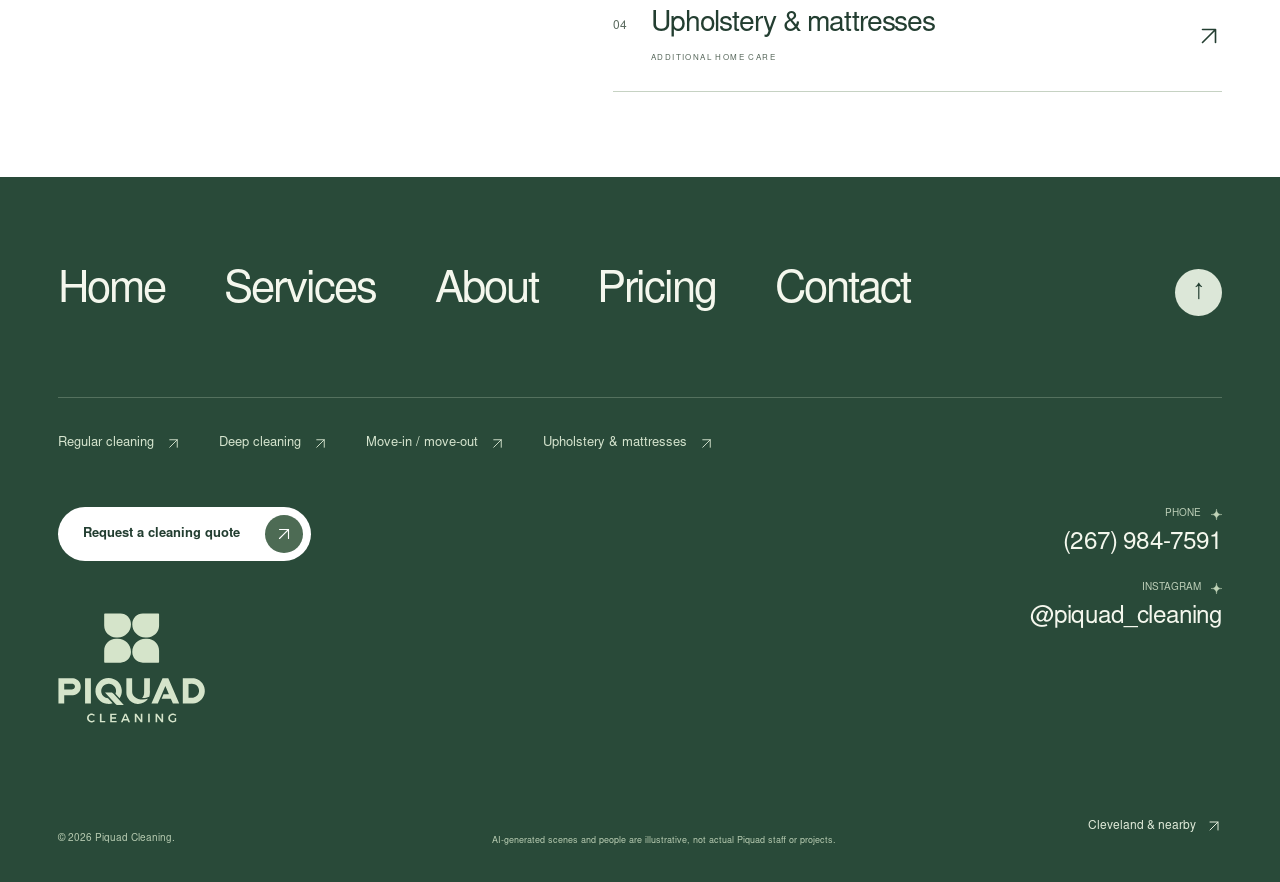
<file: move-in-move-out-cleaning.html>
<!doctype html>
<html lang="en"><head><meta charset="utf-8"><meta name="viewport" content="width=device-width, initial-scale=1"><meta name="theme-color" content="#ffffff"><title>Move-in / move-out in Cleveland — Piquad Cleaning</title><meta name="description" content="Move-in and move-out cleaning in Cleveland and surrounding communities. Plan cleaning for the home you’re leaving or settling into."><link rel="canonical" href="https://piquad-cleaning.artur-space98.chatgpt.site/move-in-move-out-cleaning.html"><meta property="og:type" content="website"><meta property="og:title" content="Move-in / move-out in Cleveland — Piquad Cleaning"><meta property="og:description" content="Move-in and move-out cleaning in Cleveland and surrounding communities. Plan cleaning for the home you’re leaving or settling into."><meta property="og:url" content="https://piquad-cleaning.artur-space98.chatgpt.site/move-in-move-out-cleaning.html"><meta property="og:image" content="https://piquad-cleaning.artur-space98.chatgpt.site/assets/moving-page.webp"><link rel="icon" type="image/svg+xml" href="assets/favicon.svg"><link rel="preload" href="assets/moving-page.webp" as="image" fetchpriority="high"><link rel="preload" href="assets/display.woff" as="font" type="font/woff" crossorigin><script>try{if(!matchMedia('(prefers-reduced-motion: reduce)').matches&&!location.hash)document.documentElement.classList.add('intro')}catch(_){}setTimeout(function(){document.documentElement.classList.remove('intro','intro-ending');document.documentElement.classList.add('page-ready')},4500)</script><link rel="stylesheet" href="vendor/lenis-1.3.26.css"><link rel="stylesheet" href="design.css"><link rel="stylesheet" href="refinements.css"><link rel="stylesheet" href="corporate.css"><script type="module" src="app.mjs"></script><script type="module" src="motion.mjs"></script><script type="module" src="smooth-scroll.mjs"></script><script type="module" src="scroll-scenes.mjs"></script><script type="module" src="counters.mjs"></script><script type="module" src="inner-motion.mjs"></script><script type="application/ld+json">{"@context":"https://schema.org","@type":"Organization","name":"Piquad Cleaning","url":"https://piquad-cleaning.artur-space98.chatgpt.site","telephone":"+12679847591","areaServed":{"@type":"City","name":"Cleveland"},"sameAs":["https://www.instagram.com/piquad_cleaning/"]}</script></head><body id="top" class="inner-page" data-service="Move-in / move-out cleaning"><a class="skip-link" href="#page-content">Skip to content</a><svg xmlns="http://www.w3.org/2000/svg" class="svg-defs" aria-hidden="true"><defs>
    <symbol id="arrow" viewBox="0 0 24 24"><path d="M5 12h14M13 6l6 6-6 6"/></symbol>
    <symbol id="arrow-up" viewBox="0 0 24 24"><path d="M6 18 18 6M6 6h12v12"/></symbol>
    <symbol id="sparkle" viewBox="0 0 40 40"><path d="M20 0c0 13-7 20-20 20 13 0 20 7 20 20 0-13 7-20 20-20C27 20 20 13 20 0Z" fill="currentColor"/></symbol>
    <symbol id="logo" viewBox="24 40 1952 1458" fill="currentColor"><g><path d="M485.62,1467.12c-5.41,2.44-10.88,3.65-16.4,3.65s-10.26-1.03-14.85-3.09c-4.6-2.05-8.66-4.87-12.18-8.44-3.52-3.57-6.25-7.77-8.2-12.58-1.95-4.81-2.92-9.98-2.92-15.5s.97-10.66,2.92-15.42c1.95-4.76,4.68-8.95,8.2-12.58,3.52-3.62,7.57-6.44,12.18-8.44,4.6-2,9.55-3,14.85-3s11.04,1.33,16.56,3.98c5.52,2.65,10.28,6.25,14.29,10.8l12.66-14.93c-3.68-3.79-7.9-7.01-12.66-9.66-4.76-2.65-9.77-4.71-15.02-6.17-5.25-1.46-10.63-2.19-16.15-2.19-8.55,0-16.42,1.46-23.62,4.38-7.2,2.92-13.56,7.04-19.08,12.34-5.52,5.3-9.8,11.44-12.83,18.43-3.03,6.98-4.55,14.59-4.55,22.81s1.51,15.75,4.55,22.89c3.03,7.14,7.22,13.37,12.58,18.67,5.36,5.3,11.63,9.44,18.83,12.42,7.2,2.98,14.96,4.46,23.3,4.46,5.52,0,10.96-.79,16.31-2.35,5.36-1.57,10.5-3.82,15.42-6.74,4.92-2.92,9.28-6.33,13.07-10.23l-12.82-13.47c-4.22,4.22-9.04,7.55-14.45,9.98Z"/><polygon points="601.21 1374.83 579.46 1374.83 579.46 1488.47 650.24 1488.47 650.24 1469.96 601.21 1469.96 601.21 1374.83"/><polygon points="737.74 1440.42 792.93 1440.42 792.93 1422.4 737.74 1422.4 737.74 1393.01 799.26 1393.01 799.26 1374.83 715.98 1374.83 715.98 1488.47 801.21 1488.47 801.21 1470.29 737.74 1470.29 737.74 1440.42"/><path d="M907.87,1374.83l-50,113.64h22.73l10.2-24.84h55.05l10.24,24.84h23.22l-49.19-113.64h-22.24ZM898.06,1445.94l20.2-49.19,20.29,49.19h-40.48Z"/><polygon points="1121.19 1454.45 1062.58 1374.83 1041.96 1374.83 1041.96 1488.47 1063.23 1488.47 1063.23 1409.04 1121.51 1488.47 1142.29 1488.47 1142.29 1374.83 1121.19 1374.83 1121.19 1454.45"/><rect x="1218.92" y="1374.83" width="21.75" height="113.64"/><polygon points="1396.52 1454.45 1337.91 1374.83 1317.3 1374.83 1317.3 1488.47 1338.56 1488.47 1338.56 1409.03 1396.84 1488.47 1417.62 1488.47 1417.62 1374.83 1396.52 1374.83 1396.52 1454.45"/><path d="M1571.36,1464.34c-2.68,1.57-5.51,2.94-8.52,4.08-5.58,2.11-10.9,3.17-15.99,3.17-5.52,0-10.66-1.03-15.42-3.08-4.76-2.05-8.93-4.92-12.5-8.6-3.57-3.68-6.36-7.93-8.36-12.74-2-4.81-3-10.04-3-15.67s1-10.82,3-15.59c2-4.76,4.79-8.95,8.36-12.58,3.57-3.62,7.71-6.47,12.42-8.52,4.71-2.06,9.82-3.08,15.34-3.08s11.47,1.16,17.21,3.49c5.73,2.33,10.71,5.49,14.93,9.49l12.34-14.93c-3.68-3.35-7.95-6.25-12.82-8.68-4.87-2.44-9.99-4.3-15.34-5.6-5.36-1.3-10.8-1.95-16.32-1.95-8.66,0-16.72,1.46-24.19,4.38-7.47,2.92-13.99,7.04-19.56,12.34-5.57,5.3-9.9,11.44-12.99,18.43-3.08,6.98-4.62,14.59-4.62,22.81s1.51,15.88,4.55,22.97c3.03,7.09,7.31,13.29,12.82,18.59,5.52,5.3,11.88,9.44,19.07,12.42,7.2,2.98,15.07,4.46,23.62,4.46,5.19,0,10.5-.62,15.91-1.87,5.41-1.24,10.63-3,15.67-5.28,5.03-2.27,9.5-4.87,13.39-7.79v-42.7h-18.99v32.04Z"/></g><path d="M816.38,364.4h-22.35c-87.17,0-157.83-70.66-157.83-157.83V56.41c0-5.03,4.08-9.12,9.12-9.12h205.94c77.53,0,140.37,62.85,140.37,140.37v1.49c0,96.78-78.46,175.24-175.24,175.24ZM1183.62,364.4h22.35c87.17,0,157.83-70.66,157.83-157.83V56.41c0-5.03-4.08-9.12-9.12-9.12h-205.94c-77.53,0-140.37,62.85-140.37,140.37v1.49c0,96.78,78.46,175.24,175.24,175.24ZM1008.38,556.33v1.49c0,77.53,62.85,140.37,140.37,140.37h205.94c5.03,0,9.12-4.08,9.12-9.12v-150.15c0-87.17-70.66-157.83-157.83-157.83h-22.35c-96.78,0-175.24,78.46-175.24,175.24ZM816.38,381.09h-22.35c-87.17,0-157.83,70.66-157.83,157.83v150.15c0,5.03,4.08,9.12,9.12,9.12h205.94c77.53,0,140.37-62.85,140.37-140.37v-1.49c0-96.78-78.46-175.24-175.24-175.24Z"/><g><path d="M1922.21,1188.97c-30.01,29.9-67.75,48.82-109.87,49.01l-134.11.62.02-334.97,130.55.16c11.08.01,22.16.95,32.99,3.3,79.42,17.21,134.88,94.2,127.74,176.95-2.17,40.01-19.42,75.58-47.32,104.93ZM1893.6,1067.51c-2.49-51.88-46.13-88.67-95.9-88.28l-43.33.34-.05,183.44,47.5-.32c4.42-.03,8.85-.24,13.22-.9,45.04-6.88,80.84-46.6,78.55-94.28Z"/><path d="M222.04,1129.34l-115.53.71.04,108.46-76.64-.03-.06-334.8,193.71.02c29.94.1,55.92,17.79,74.74,39.25,20.85,24.33,28.69,52.47,26.76,84.85-3.22,53.97-47.32,99.04-103.03,101.55ZM244.15,998.44c-6.63-12.45-19.56-19.9-34.75-19.12l-102.9.05.08,75.4,102.72-.27c28.76-.08,48.34-30.67,34.84-56.05Z"/><polygon points="1398.04 1175.68 1422.93 1117.63 1494.65 1117.17 1447.18 1009.2 1347.11 1238.49 1262.53 1238.54 1336.49 1070.5 1409.51 903.66 1485.86 903.75 1498.94 934.68 1630.77 1238.24 1547.02 1238.51 1519.77 1175.78 1398.04 1175.68"/><path d="M700.29,977.67c-32.04-1.39-60.55,11.19-79.97,33.51-20.12,23.13-28.29,54.23-21.03,84.53,9.98,41.63,45.56,69.99,87.13,74.1l61.54,66.96c-25.8,8.65-51.29,9.55-77.88,6.39-81.24-10.54-144.79-78.62-149.35-159.96-5.63-100.36,75.17-180.52,174.12-180.69,90.09-.16,167.41,65.76,174.55,157.28,2.99,38.42-6.52,76.23-29.3,108.83l-54.07-57.72c8.6-19.82,10.3-39.79,5.08-60.34-11.05-41.28-46.89-70.98-90.84-72.88Z"/><path d="M1037.92,1149.16c44.81,42.52,119.67,44.62,178.95,27.45-31.72,45.93-83.68,70.56-137.68,68.17-52.55-2.33-102.61-31.06-129.24-78.01-12.45-21.96-19.56-44.78-19.58-70.44l-.14-192.59,76.55-.05.25,178.59c.04,26.26,12.35,49.3,30.88,66.88Z"/><polygon points="459.65 1238.4 383 1238.56 382.97 903.67 459.75 903.71 459.65 1238.4"/><path d="M1232.99,1148.56c-29.24,13.98-61.61,18.43-94.3,16.88,11.65-11.38,18.5-24.42,22.67-39,2.98-10.41,4.23-21.24,4.26-32.07l.54-190.68h76.48s-.06,169.25-.06,169.25c0,14.05-.61,28.1-2.03,42.07-1.34,13.14-3.25,24.53-7.55,33.54Z"/><path d="M896.17,1259.84l-21.19.32-58.25-.19c-13.74-.04-24.22-6.97-33.21-16.76l-136.27-148.26,79.84-.23c15.48-.05,26.53,8.81,36.35,19.53l78.88,86.07,53.83,59.52Z"/></g></symbol><symbol id="mark" viewBox="0 0 48 54"><path d="M10 31V5h16a16 16 0 0 1 0 32h-5" fill="none" stroke="currentColor" stroke-width="4.5"/><path d="M6 50C5 35 14 29 28 29c1 14-8 23-22 21Z" fill="currentColor"/><path d="m7 48 14-14" stroke="#f8f9f4" stroke-width="1.5"/><path d="M20 12c0 5-2 7-7 7 5 0 7 2 7 7 0-5 2-7 7-7-5 0-7-2-7-7Z" fill="currentColor"/></symbol>
    <symbol id="check" viewBox="0 0 24 24"><path d="m6 12 4 4 8-8"/><circle cx="12" cy="12" r="10"/></symbol>
    <symbol id="pin" viewBox="0 0 24 24"><path d="M19 10c0 5-7 11-7 11S5 15 5 10a7 7 0 1 1 14 0Z"/><circle cx="12" cy="10" r="2"/></symbol>
    <symbol id="phone" viewBox="0 0 24 24"><path d="m7 3 3 5-3 3c2 3 3 4 6 6l3-3 5 3c0 3-2 4-4 4C9 21 3 15 3 7c0-2 1-4 4-4Z"/></symbol>
  <symbol id="bath-zone" viewBox="0 0 32 32"><path d="M4 17h24v3a6 6 0 0 1-6 6H10a6 6 0 0 1-6-6ZM7 17V8a4 4 0 0 1 8 0M11 8h8M8 26v3m16-3v3"/></symbol><symbol id="kitchen-zone" viewBox="0 0 32 32"><path d="M3 16h26M6 16v12h20V16M13 16V8a4 4 0 0 1 8 0v2M11 21h10M16 21v7"/></symbol><symbol id="living-zone" viewBox="0 0 32 32"><path d="M7 16V9a3 3 0 0 1 3-3h12a3 3 0 0 1 3 3v7M7 16H5a2 2 0 0 0-2 2v7h26v-7a2 2 0 0 0-2-2h-2v5H7ZM7 25v4m18-4v4"/></symbol><symbol id="house" viewBox="0 0 48 48"><path d="m5 23 19-16 19 16M10 20v21h28V20M20 41V28h8v13M31 9V5h7v10"/></symbol><symbol id="bed" viewBox="0 0 32 32"><path d="M3 26V8m26 18V13H3m0 8h26M6 13V8h8v5m3 0V8h8v5M3 26v3m26-3v3"/></symbol><symbol id="chevron" viewBox="0 0 24 24"><path d="m7 9 5 5 5-5"/></symbol></defs></svg><div class="preloader" id="preloader" role="region" aria-label="Opening Piquad Cleaning">
  <div class="loader-curtain" aria-hidden="true"></div>
  <div class="loader-center" aria-hidden="true"><div class="loader-emblem"><svg class="loader-orbit" viewBox="0 0 160 160"><circle class="loader-orbit-track" cx="80" cy="80" r="73"/><circle class="loader-orbit-arc" cx="80" cy="80" r="73"/></svg><svg class="loader-symbol" viewBox="0 0 2000 1830.51"><defs><radialGradient id="loader-logo-gradient" cx="1000" cy="915.26" r="1330.77" gradientUnits="userSpaceOnUse"><stop offset=".23" stop-color="#48785d"/><stop offset=".38" stop-color="#5e8970"/><stop offset=".69" stop-color="#98b5a1"/><stop offset="1" stop-color="#d9e7d8"/></radialGradient></defs><path fill="url(#loader-logo-gradient)" d="M502.47,892.64h-60.56c-236.19,0-427.67-191.47-427.67-427.67V58.12c0-13.64,11.06-24.7,24.7-24.7h558c210.07,0,380.36,170.29,380.36,380.36v4.04c0,262.24-212.59,474.83-474.83,474.83ZM1497.53,892.64h60.56c236.19,0,427.67-191.47,427.67-427.67V58.12c0-13.64-11.06-24.7-24.7-24.7h-558c-210.07,0-380.36,170.29-380.36,380.36v4.04c0,262.24,212.59,474.83,474.83,474.83ZM1022.7,1412.7v4.04c0,210.07,170.29,380.36,380.36,380.36h558c13.64,0,24.7-11.06,24.7-24.7v-406.86c0-236.19-191.47-427.67-427.67-427.67h-60.56c-262.24,0-474.83,212.59-474.83,474.83ZM502.47,937.87h-60.56c-236.19,0-427.67,191.47-427.67,427.67v406.86c0,13.64,11.06,24.7,24.7,24.7h558c210.07,0,380.36-170.29,380.36-380.36v-4.04c0-262.24-212.59-474.83-474.83-474.83Z"/></svg></div></div>
  <button class="skip-intro" id="skip-intro">Skip intro <span aria-hidden="true">↗</span></button>
</div><main id="main"><section class="page-hero" data-page-hero><header class="header"><a class="brand" href="index.html" aria-label="Piquad Cleaning home"><svg class="brand-logo" viewBox="0 0 1952 1458" aria-hidden="true"><use href="#logo" width="1952" height="1458"/></svg></a><nav class="desktop-nav" aria-label="Main navigation"><a href="regular-cleaning.html">Regular cleaning</a><a href="deep-cleaning.html">Deep cleaning</a><a href="move-in-move-out-cleaning.html" aria-current="page">Move-in / move-out</a><a href="upholstery-cleaning.html">Upholstery & mattresses</a><a href="about.html">About us</a><a href="contact.html">Contact</a></nav><div class="header-actions"><button class="button button-glass header-cta" data-inquiry>Get a quote<span class="button-arrow" aria-hidden="true"><svg class="icon" aria-hidden="true"><use href="#arrow-up"/></svg></span></button><button class="menu-toggle" aria-expanded="false" aria-controls="mobile-nav" aria-label="Open navigation"><span></span><span></span></button></div><nav id="mobile-nav" class="mobile-nav" aria-label="Mobile navigation" data-lenis-prevent hidden><a href="regular-cleaning.html">Regular cleaning</a><a href="deep-cleaning.html">Deep cleaning</a><a href="move-in-move-out-cleaning.html" aria-current="page">Move-in / move-out</a><a href="upholstery-cleaning.html">Upholstery & mattresses</a><a href="about.html">About us</a><a href="contact.html">Contact</a></nav></header><div class="page-hero-media"><img src="assets/moving-page.webp" width="1672" height="941" fetchpriority="high" alt="Illustrative empty sunlit home with oak floors and moving boxes by a doorway"></div><div class="page-hero-shade" aria-hidden="true"></div><div class="page-hero-content"><nav class="breadcrumbs" aria-label="Breadcrumb"><a href="index.html">Home</a><span>/</span><a href="services.html">Services</a><span>/</span><span aria-current="page">Move-in / move-out</span></nav><p class="eyebrow">03 / CLEANING AROUND YOUR MOVE · CLEVELAND</p><h1>MOVE-IN.<br>MOVE-OUT.</h1><div class="page-hero-bottom"><p>Cleaning for the home you’re leaving. Or the one you’re about to make your own.</p><button class="button button-light" data-inquiry data-service="Move-in / move-out cleaning">Request a quote<span class="button-arrow" aria-hidden="true"><svg class="icon" aria-hidden="true"><use href="#arrow-up"/></svg></span></button></div></div><a href="#page-content" class="page-scroll" aria-label="Read about move-in / move-out">↓</a></section><nav class="service-subnav" aria-label="On this page"><a href="#page-content">Overview</a><a href="#scope">What to discuss</a><a href="#planning">Plan your visit</a><a href="services.html">All services <svg class="icon" aria-hidden="true"><use href="#arrow-up"/></svg></a></nav><section class="service-intro content-section" id="page-content"><div class="reveal"><p class="eyebrow">MOVE-IN / MOVE-OUT IN CLEVELAND</p><h2>A CLEANING PLAN.<br>FOR MOVING DAY.</h2></div><div class="service-intro-copy reveal"><p>Moving brings enough to organize. Arrange a clean around the handover of your current home or before you settle into your next one.</p><p>Share your moving date, the condition of the property, and whether the space will be empty. We’ll discuss access, your priorities, the cleaning scope, and availability.</p><a class="text-link" href="contact.html">Ask us about your home <svg class="icon" aria-hidden="true"><use href="#arrow-up"/></svg></a></div></section><section class="scope-section content-section" id="scope"><div class="scope-heading reveal"><h2>Leaving a home.<br>Starting another.</h2><p>Let us know what the property needs and any handover requirements you would like us to consider. We’ll confirm the agreed work with you.</p></div><div class="scope-grid"><article class="scope-item reveal"><svg class="line-icon" aria-hidden="true"><use href="#house"/></svg><h3>Before you move in</h3><p>Plan the visit around getting access to your new home. Tell us whether furniture or belongings will already be in place.</p></article><article class="scope-item reveal"><svg class="line-icon" aria-hidden="true"><use href="#living-zone"/></svg><h3>After you move out</h3><p>Share when your belongings will be removed and which rooms need attention before you hand over the keys.</p></article><article class="scope-item reveal"><svg class="line-icon" aria-hidden="true"><use href="#kitchen-zone"/></svg><h3>Rooms & specific requests</h3><p>Discuss kitchens, bathrooms, accessible surfaces, and floors. Flag any inside-appliance or cabinet cleaning you would like us to consider.</p></article></div></section><section class="service-feature feature-wide" data-expand-photo><div class="feature-image"><img src="assets/contact-page.webp" width="1672" height="941" alt="Illustrative welcoming entryway with an oak bench and a comfortable sitting nook" loading="lazy" decoding="async"></div><div class="feature-copy reveal"><p class="eyebrow">THE DETAILS MAKE A DIFFERENCE</p><h2>READY FOR<br>WHAT’S NEXT.</h2><p>A new address, a different routine. Plan the cleaning around the dates and details of your move.</p><button class="button button-light" data-inquiry data-service="Move-in / move-out cleaning">Talk through your clean<span class="button-arrow" aria-hidden="true"><svg class="icon" aria-hidden="true"><use href="#arrow-up"/></svg></span></button></div></section><section class="process content-section service-planning" id="planning"><div class="section-head reveal"><div><p class="eyebrow">A LITTLE PLANNING GOES A LONG WAY</p><h2>BEFORE<br><span>YOUR VISIT.</span></h2></div><p class="section-note">A few useful details help us understand what you need.</p></div><div class="process-journey" data-scroll-fill="process"><div class="scroll-meter" aria-hidden="true"><i></i><b></b></div><div class="process-steps"><article class="reveal"><span>01</span><h3>Your moving date</h3><p>Include the handover date and the window in which cleaning could take place.</p></article><article class="reveal"><span>02</span><h3>Access to the property</h3><p>Tell us whether the home will be empty and how access will be arranged.</p></article><article class="reveal"><span>03</span><h3>Your priorities</h3><p>Share the rooms, current condition, and any specific handover requests.</p></article></div></div></section><section class="faq-section content-section"><div class="faq-intro reveal"><p class="eyebrow">YOUR QUESTIONS</p><h2>BEFORE<br>YOU BOOK.</h2><p>Talk through the details with us.<br><a class="text-link" href="tel:+12679847591">Call Piquad <svg class="icon" aria-hidden="true"><use href="#arrow-up"/></svg></a></p></div><div class="faq-list"><details class="reveal"><summary>Does the property need to be empty?<span class="plus" aria-hidden="true"></span></summary><p>Let us know whether furniture and belongings will still be present. This helps us discuss access and the work that can be planned for the visit.</p></details><details class="reveal"><summary>Can you clean before my move-in date?<span class="plus" aria-hidden="true"></span></summary><p>Share your preferred timing and when you will have access to the property. We’ll confirm availability before scheduling.</p></details><details class="reveal"><summary>Are appliances and cabinets included?<span class="plus" aria-hidden="true"></span></summary><p>Ask about these when you contact us. Specific tasks and pricing are discussed before the visit; they are not automatically included in every moving clean.</p></details><details class="reveal"><summary>Can you follow a handover checklist?<span class="plus" aria-hidden="true"></span></summary><p>Share the checklist with us before booking so we can discuss which tasks can be included. Cleaning does not guarantee a deposit refund or a third party’s approval.</p></details></div></section><section class="page-cta content-section"><div class="reveal"><p class="eyebrow">CLEVELAND & SURROUNDING COMMUNITIES</p><h2>ONE LESS THING.<br>ON MOVING DAY.</h2><p>Share your address, moving date, and the details of the space.</p></div><div class="page-cta-actions reveal"><button class="button button-dark" data-inquiry data-service="Move-in / move-out cleaning">Request a moving-clean quote<span class="button-arrow" aria-hidden="true"><svg class="icon" aria-hidden="true"><use href="#arrow-up"/></svg></span></button><a href="tel:+12679847591">Or call (267) 984-7591</a></div></section><section class="related-services content-section"><div class="related-heading reveal"><p class="eyebrow">MORE WAYS WE CAN HELP</p><h2>EXPLORE<br>OUR SERVICES.</h2></div><div class="related-list"><a class="related-link reveal" href="regular-cleaning.html"><span class="related-number">01</span><span>Regular cleaning<small>ONGOING HOME CARE</small></span><svg class="icon" aria-hidden="true"><use href="#arrow-up"/></svg></a><a class="related-link reveal" href="deep-cleaning.html"><span class="related-number">02</span><span>Deep cleaning<small>DETAIL-FOCUSED CLEANING</small></span><svg class="icon" aria-hidden="true"><use href="#arrow-up"/></svg></a><a class="related-link reveal" href="upholstery-cleaning.html"><span class="related-number">04</span><span>Upholstery & mattresses<small>ADDITIONAL HOME CARE</small></span><svg class="icon" aria-hidden="true"><use href="#arrow-up"/></svg></a></div></section></main><footer class="footer footer-airy"><div class="footer-shell"><div class="footer-nav-row reveal"><nav class="footer-nav" aria-label="Footer navigation"><a href="index.html">Home</a><a href="services.html">Services</a><a href="about.html">About</a><a href="index.html#estimate">Pricing</a><a href="contact.html">Contact</a></nav><a class="footer-top-link" href="#top" aria-label="Back to top">↑</a></div><nav class="footer-services reveal" aria-label="Cleaning services"><a href="regular-cleaning.html">Regular cleaning<svg class="icon" aria-hidden="true"><use href="#arrow-up"/></svg></a><a href="deep-cleaning.html">Deep cleaning<svg class="icon" aria-hidden="true"><use href="#arrow-up"/></svg></a><a href="move-in-move-out-cleaning.html">Move-in / move-out<svg class="icon" aria-hidden="true"><use href="#arrow-up"/></svg></a><a href="upholstery-cleaning.html">Upholstery & mattresses<svg class="icon" aria-hidden="true"><use href="#arrow-up"/></svg></a></nav><div class="footer-middle"><div class="footer-inquiry reveal"><button class="button button-light" data-inquiry>Request a cleaning quote<span class="button-arrow" aria-hidden="true"><svg class="icon" aria-hidden="true"><use href="#arrow-up"/></svg></span></button><a class="brand" href="index.html" aria-label="Piquad Cleaning home"><svg class="brand-logo" viewBox="0 0 1952 1458" aria-hidden="true"><use href="#logo" width="1952" height="1458"/></svg></a></div><div class="footer-contacts reveal"><div class="footer-contact-item"><span>PHONE <svg class="icon" aria-hidden="true"><use href="#sparkle"/></svg></span><a href="tel:+12679847591">(267) 984-7591</a></div><div class="footer-contact-item"><span>INSTAGRAM <svg class="icon" aria-hidden="true"><use href="#sparkle"/></svg></span><a href="https://www.instagram.com/piquad_cleaning/" target="_blank" rel="noopener noreferrer">@piquad_cleaning<span class="sr-only"> (opens in a new tab)</span></a></div></div></div><div class="footer-end reveal"><span>© <span id="year">2026</span> Piquad Cleaning.</span><p>AI-generated scenes and people are illustrative, not actual Piquad staff or projects.</p><a href="contact.html#service-area">Cleveland & nearby <svg class="icon" aria-hidden="true"><use href="#arrow-up"/></svg></a></div></div></footer><dialog data-lenis-prevent id="inquiry-dialog" aria-labelledby="inquiry-title"><div class="dialog-inner"><button class="dialog-close" aria-label="Close inquiry">×</button><p class="eyebrow">A LITTLE ABOUT YOUR HOME</p><h2 id="inquiry-title">Let’s plan your<br>cleaning quote.</h2><p class="dialog-intro">Tell us what you have in mind. Share your location and the home or furniture cleaning you need. We’ll discuss your home, pricing, and available dates.</p><form id="inquiry-form"><div class="form-grid"><label>Your name<input name="name" autocomplete="given-name" placeholder="First name" maxlength="80" required></label><label>Neighborhood or ZIP<input name="location" autocomplete="address-level2" placeholder="Where’s home?" maxlength="120" required></label></div><label>What kind of clean?<select name="service" id="inquiry-service"><option>Regular cleaning</option><option>Deep cleaning</option><option>Move-in / move-out cleaning</option><option>Upholstery &amp; mattress cleaning</option><option>I’d like some guidance</option></select></label><label>Anything you’d like us to know? <span class="optional">(optional)</span><textarea name="notes" rows="3" placeholder="Your space, preferred timing, or the details that matter to you…" maxlength="1500"></textarea></label><button class="button button-dark form-submit" type="submit">Prepare my quote request <span class="button-arrow" aria-hidden="true"><svg class="icon"><use href="#arrow"/></svg></span></button><p class="form-note">You’ll review your message before sending it by text. Nothing is sent from this form.</p></form><div id="inquiry-ready" hidden><p class="ready-label">Your message is ready.</p><textarea id="message-preview" aria-label="Your inquiry message" rows="6" readonly></textarea><a id="sms-link" class="button button-dark" href="sms:+12679847591">Open text message <span class="button-arrow" aria-hidden="true"><svg class="icon"><use href="#arrow-up"/></svg></span></a><div class="ready-actions"><button id="copy-inquiry" class="text-link">Copy message</button><button id="edit-inquiry" class="text-link">Edit details</button></div><p class="form-note">Send from your texting app to (267) 984-7591. On a computer? Copy your message and <a href="https://www.instagram.com/piquad_cleaning/" target="_blank" rel="noopener noreferrer">send it on Instagram<span class="sr-only"> (opens in a new tab)</span></a>.</p><p id="copy-status" class="status" role="status" aria-live="polite"></p></div><div class="dialog-phone">Prefer a conversation? <a href="tel:+12679847591">Call (267) 984-7591</a></div></div></dialog></body></html>
</file>
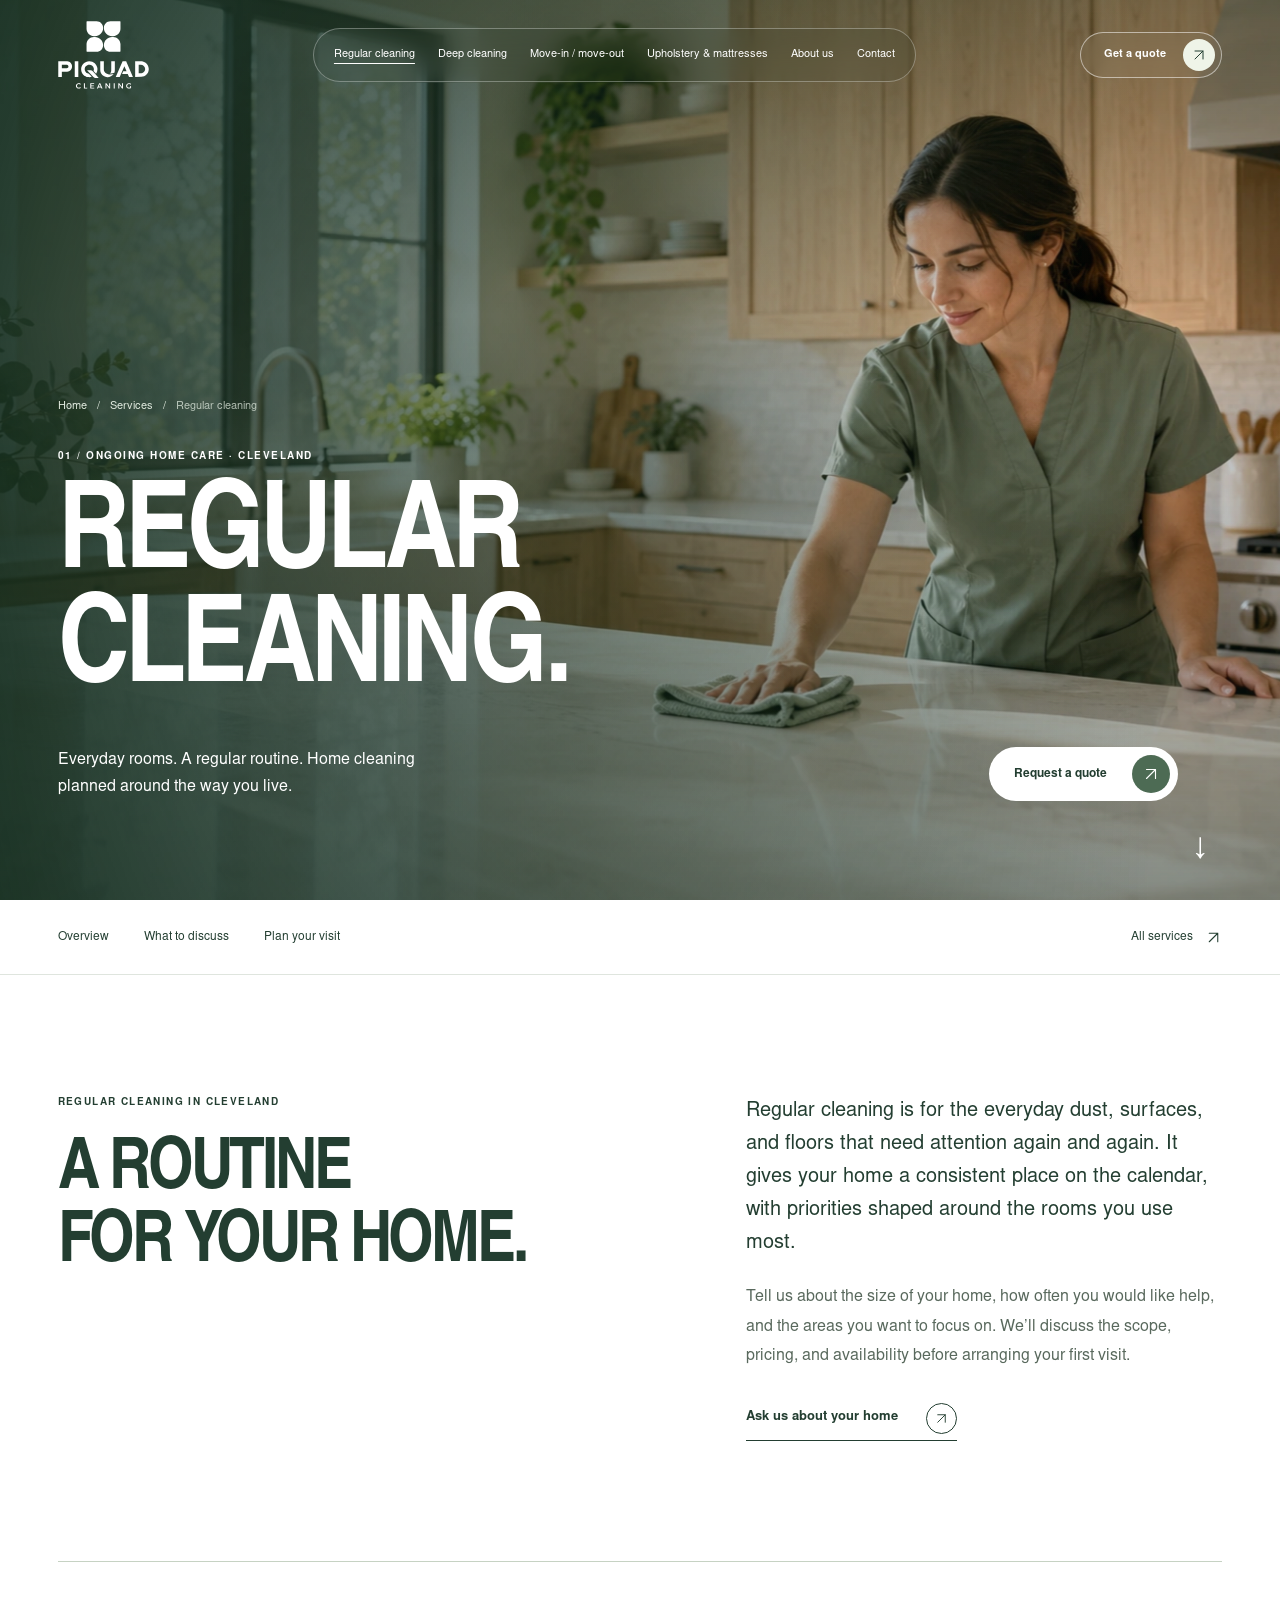
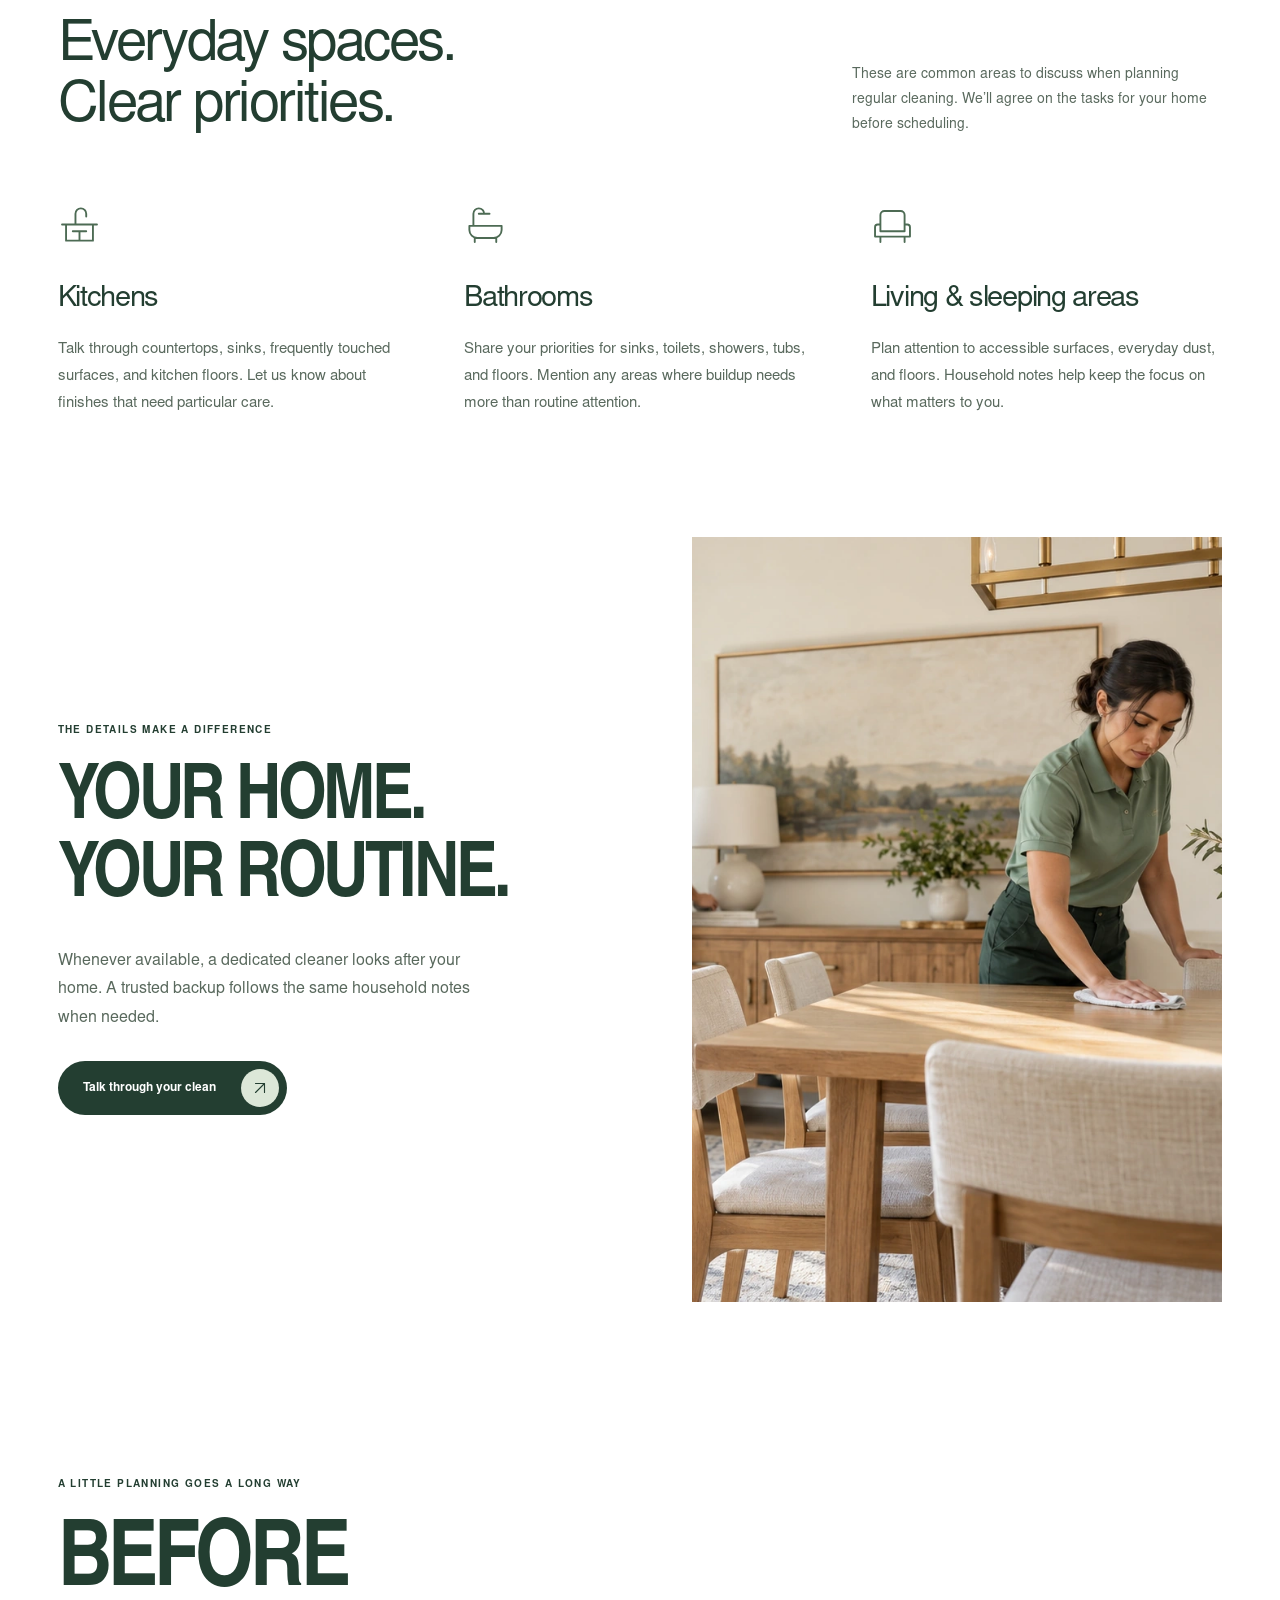
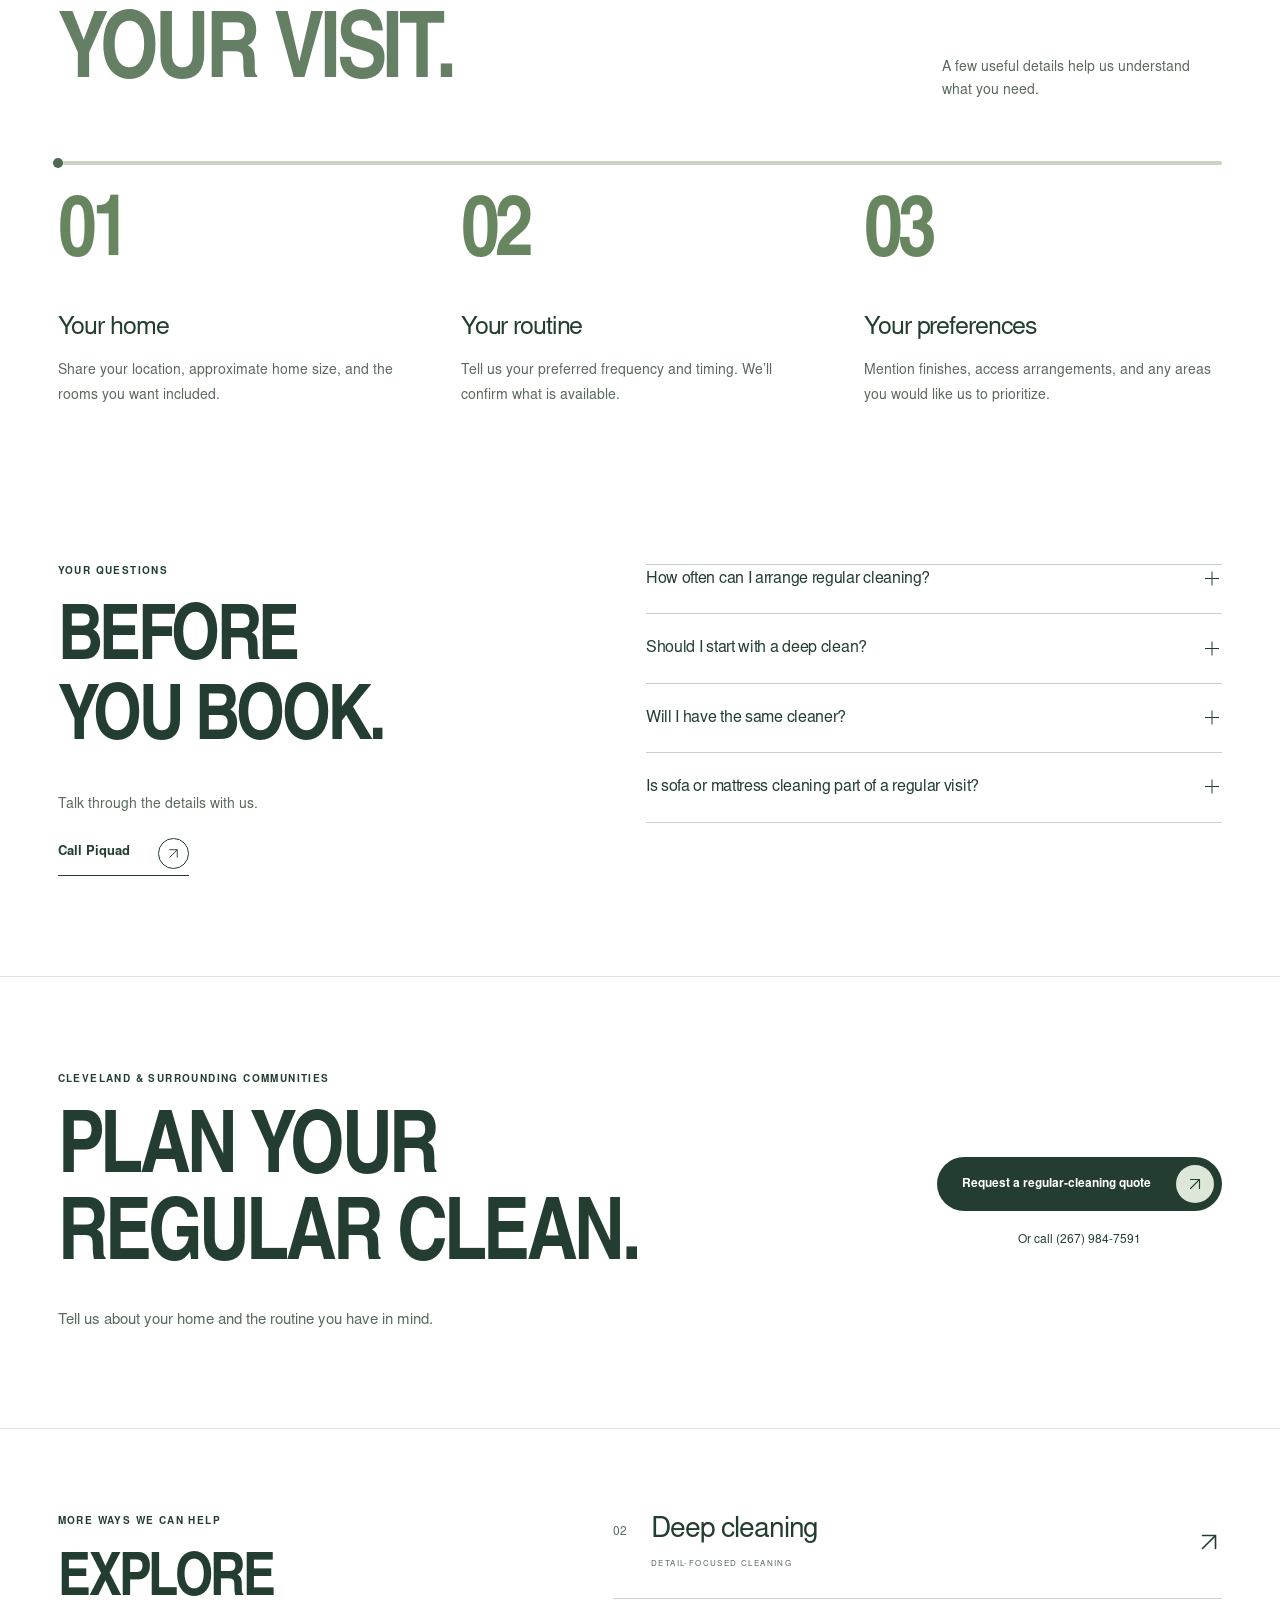
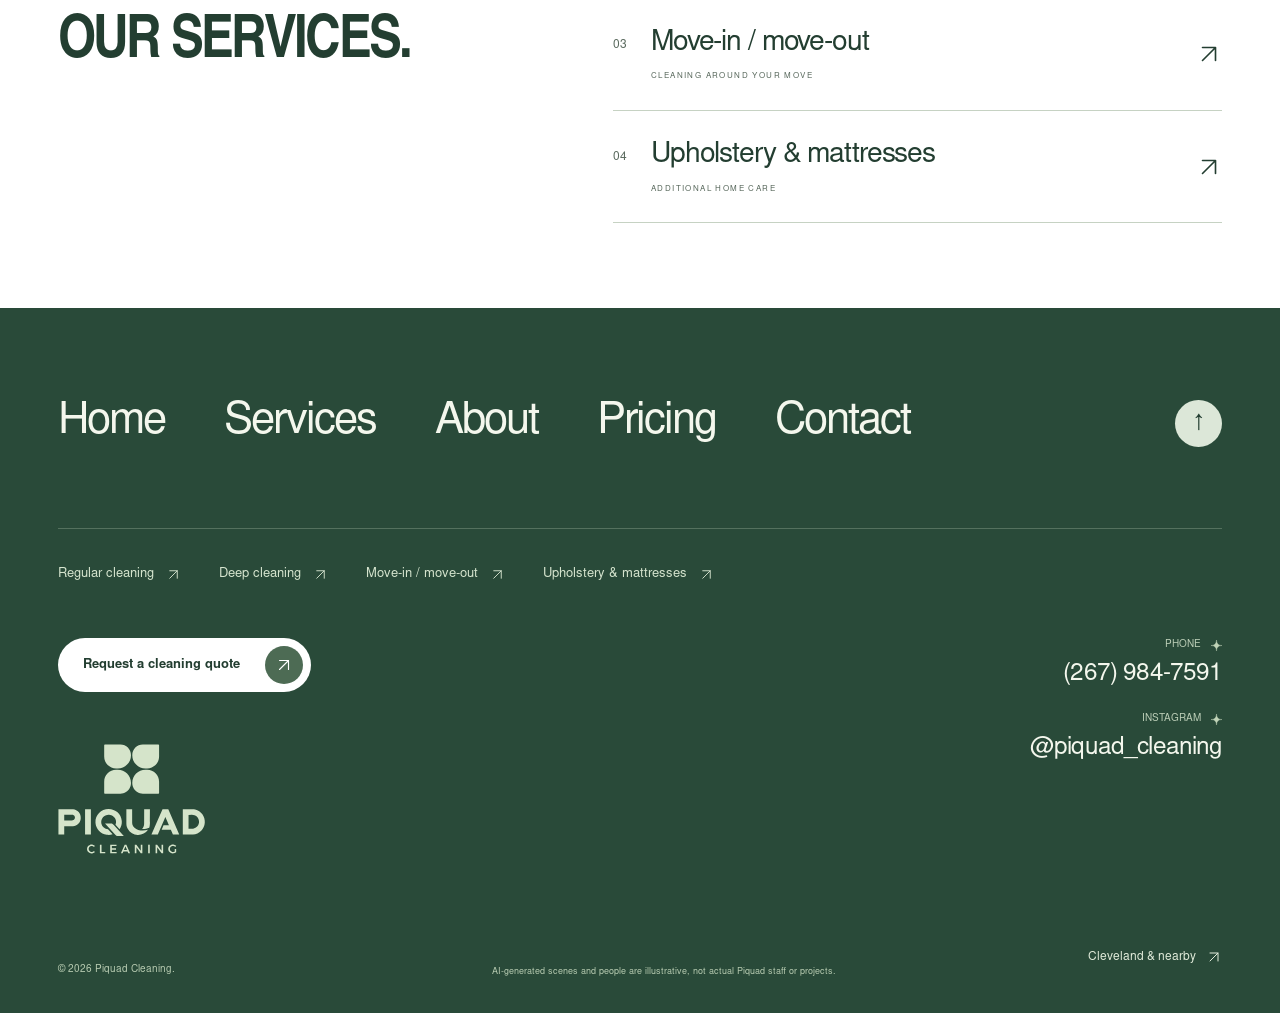
<file: regular-cleaning.html>
<!doctype html>
<html lang="en"><head><meta charset="utf-8"><meta name="viewport" content="width=device-width, initial-scale=1"><meta name="theme-color" content="#ffffff"><title>Regular cleaning in Cleveland — Piquad Cleaning</title><meta name="description" content="Regular home cleaning in Cleveland and surrounding communities. Plan ongoing upkeep around your rooms, routine, and household preferences."><link rel="canonical" href="https://piquad-cleaning.artur-space98.chatgpt.site/regular-cleaning.html"><meta property="og:type" content="website"><meta property="og:title" content="Regular cleaning in Cleveland — Piquad Cleaning"><meta property="og:description" content="Regular home cleaning in Cleveland and surrounding communities. Plan ongoing upkeep around your rooms, routine, and household preferences."><meta property="og:url" content="https://piquad-cleaning.artur-space98.chatgpt.site/regular-cleaning.html"><meta property="og:image" content="https://piquad-cleaning.artur-space98.chatgpt.site/assets/regular-page.webp"><link rel="icon" type="image/svg+xml" href="assets/favicon.svg"><link rel="preload" href="assets/regular-page.webp" as="image" fetchpriority="high"><link rel="preload" href="assets/display.woff" as="font" type="font/woff" crossorigin><script>try{if(!matchMedia('(prefers-reduced-motion: reduce)').matches&&!location.hash)document.documentElement.classList.add('intro')}catch(_){}setTimeout(function(){document.documentElement.classList.remove('intro','intro-ending');document.documentElement.classList.add('page-ready')},4500)</script><link rel="stylesheet" href="vendor/lenis-1.3.26.css"><link rel="stylesheet" href="design.css"><link rel="stylesheet" href="refinements.css"><link rel="stylesheet" href="corporate.css"><script type="module" src="app.mjs"></script><script type="module" src="motion.mjs"></script><script type="module" src="smooth-scroll.mjs"></script><script type="module" src="scroll-scenes.mjs"></script><script type="module" src="counters.mjs"></script><script type="module" src="inner-motion.mjs"></script><script type="application/ld+json">{"@context":"https://schema.org","@type":"Organization","name":"Piquad Cleaning","url":"https://piquad-cleaning.artur-space98.chatgpt.site","telephone":"+12679847591","areaServed":{"@type":"City","name":"Cleveland"},"sameAs":["https://www.instagram.com/piquad_cleaning/"]}</script></head><body id="top" class="inner-page" data-service="Regular cleaning"><a class="skip-link" href="#page-content">Skip to content</a><svg xmlns="http://www.w3.org/2000/svg" class="svg-defs" aria-hidden="true"><defs>
    <symbol id="arrow" viewBox="0 0 24 24"><path d="M5 12h14M13 6l6 6-6 6"/></symbol>
    <symbol id="arrow-up" viewBox="0 0 24 24"><path d="M6 18 18 6M6 6h12v12"/></symbol>
    <symbol id="sparkle" viewBox="0 0 40 40"><path d="M20 0c0 13-7 20-20 20 13 0 20 7 20 20 0-13 7-20 20-20C27 20 20 13 20 0Z" fill="currentColor"/></symbol>
    <symbol id="logo" viewBox="24 40 1952 1458" fill="currentColor"><g><path d="M485.62,1467.12c-5.41,2.44-10.88,3.65-16.4,3.65s-10.26-1.03-14.85-3.09c-4.6-2.05-8.66-4.87-12.18-8.44-3.52-3.57-6.25-7.77-8.2-12.58-1.95-4.81-2.92-9.98-2.92-15.5s.97-10.66,2.92-15.42c1.95-4.76,4.68-8.95,8.2-12.58,3.52-3.62,7.57-6.44,12.18-8.44,4.6-2,9.55-3,14.85-3s11.04,1.33,16.56,3.98c5.52,2.65,10.28,6.25,14.29,10.8l12.66-14.93c-3.68-3.79-7.9-7.01-12.66-9.66-4.76-2.65-9.77-4.71-15.02-6.17-5.25-1.46-10.63-2.19-16.15-2.19-8.55,0-16.42,1.46-23.62,4.38-7.2,2.92-13.56,7.04-19.08,12.34-5.52,5.3-9.8,11.44-12.83,18.43-3.03,6.98-4.55,14.59-4.55,22.81s1.51,15.75,4.55,22.89c3.03,7.14,7.22,13.37,12.58,18.67,5.36,5.3,11.63,9.44,18.83,12.42,7.2,2.98,14.96,4.46,23.3,4.46,5.52,0,10.96-.79,16.31-2.35,5.36-1.57,10.5-3.82,15.42-6.74,4.92-2.92,9.28-6.33,13.07-10.23l-12.82-13.47c-4.22,4.22-9.04,7.55-14.45,9.98Z"/><polygon points="601.21 1374.83 579.46 1374.83 579.46 1488.47 650.24 1488.47 650.24 1469.96 601.21 1469.96 601.21 1374.83"/><polygon points="737.74 1440.42 792.93 1440.42 792.93 1422.4 737.74 1422.4 737.74 1393.01 799.26 1393.01 799.26 1374.83 715.98 1374.83 715.98 1488.47 801.21 1488.47 801.21 1470.29 737.74 1470.29 737.74 1440.42"/><path d="M907.87,1374.83l-50,113.64h22.73l10.2-24.84h55.05l10.24,24.84h23.22l-49.19-113.64h-22.24ZM898.06,1445.94l20.2-49.19,20.29,49.19h-40.48Z"/><polygon points="1121.19 1454.45 1062.58 1374.83 1041.96 1374.83 1041.96 1488.47 1063.23 1488.47 1063.23 1409.04 1121.51 1488.47 1142.29 1488.47 1142.29 1374.83 1121.19 1374.83 1121.19 1454.45"/><rect x="1218.92" y="1374.83" width="21.75" height="113.64"/><polygon points="1396.52 1454.45 1337.91 1374.83 1317.3 1374.83 1317.3 1488.47 1338.56 1488.47 1338.56 1409.03 1396.84 1488.47 1417.62 1488.47 1417.62 1374.83 1396.52 1374.83 1396.52 1454.45"/><path d="M1571.36,1464.34c-2.68,1.57-5.51,2.94-8.52,4.08-5.58,2.11-10.9,3.17-15.99,3.17-5.52,0-10.66-1.03-15.42-3.08-4.76-2.05-8.93-4.92-12.5-8.6-3.57-3.68-6.36-7.93-8.36-12.74-2-4.81-3-10.04-3-15.67s1-10.82,3-15.59c2-4.76,4.79-8.95,8.36-12.58,3.57-3.62,7.71-6.47,12.42-8.52,4.71-2.06,9.82-3.08,15.34-3.08s11.47,1.16,17.21,3.49c5.73,2.33,10.71,5.49,14.93,9.49l12.34-14.93c-3.68-3.35-7.95-6.25-12.82-8.68-4.87-2.44-9.99-4.3-15.34-5.6-5.36-1.3-10.8-1.95-16.32-1.95-8.66,0-16.72,1.46-24.19,4.38-7.47,2.92-13.99,7.04-19.56,12.34-5.57,5.3-9.9,11.44-12.99,18.43-3.08,6.98-4.62,14.59-4.62,22.81s1.51,15.88,4.55,22.97c3.03,7.09,7.31,13.29,12.82,18.59,5.52,5.3,11.88,9.44,19.07,12.42,7.2,2.98,15.07,4.46,23.62,4.46,5.19,0,10.5-.62,15.91-1.87,5.41-1.24,10.63-3,15.67-5.28,5.03-2.27,9.5-4.87,13.39-7.79v-42.7h-18.99v32.04Z"/></g><path d="M816.38,364.4h-22.35c-87.17,0-157.83-70.66-157.83-157.83V56.41c0-5.03,4.08-9.12,9.12-9.12h205.94c77.53,0,140.37,62.85,140.37,140.37v1.49c0,96.78-78.46,175.24-175.24,175.24ZM1183.62,364.4h22.35c87.17,0,157.83-70.66,157.83-157.83V56.41c0-5.03-4.08-9.12-9.12-9.12h-205.94c-77.53,0-140.37,62.85-140.37,140.37v1.49c0,96.78,78.46,175.24,175.24,175.24ZM1008.38,556.33v1.49c0,77.53,62.85,140.37,140.37,140.37h205.94c5.03,0,9.12-4.08,9.12-9.12v-150.15c0-87.17-70.66-157.83-157.83-157.83h-22.35c-96.78,0-175.24,78.46-175.24,175.24ZM816.38,381.09h-22.35c-87.17,0-157.83,70.66-157.83,157.83v150.15c0,5.03,4.08,9.12,9.12,9.12h205.94c77.53,0,140.37-62.85,140.37-140.37v-1.49c0-96.78-78.46-175.24-175.24-175.24Z"/><g><path d="M1922.21,1188.97c-30.01,29.9-67.75,48.82-109.87,49.01l-134.11.62.02-334.97,130.55.16c11.08.01,22.16.95,32.99,3.3,79.42,17.21,134.88,94.2,127.74,176.95-2.17,40.01-19.42,75.58-47.32,104.93ZM1893.6,1067.51c-2.49-51.88-46.13-88.67-95.9-88.28l-43.33.34-.05,183.44,47.5-.32c4.42-.03,8.85-.24,13.22-.9,45.04-6.88,80.84-46.6,78.55-94.28Z"/><path d="M222.04,1129.34l-115.53.71.04,108.46-76.64-.03-.06-334.8,193.71.02c29.94.1,55.92,17.79,74.74,39.25,20.85,24.33,28.69,52.47,26.76,84.85-3.22,53.97-47.32,99.04-103.03,101.55ZM244.15,998.44c-6.63-12.45-19.56-19.9-34.75-19.12l-102.9.05.08,75.4,102.72-.27c28.76-.08,48.34-30.67,34.84-56.05Z"/><polygon points="1398.04 1175.68 1422.93 1117.63 1494.65 1117.17 1447.18 1009.2 1347.11 1238.49 1262.53 1238.54 1336.49 1070.5 1409.51 903.66 1485.86 903.75 1498.94 934.68 1630.77 1238.24 1547.02 1238.51 1519.77 1175.78 1398.04 1175.68"/><path d="M700.29,977.67c-32.04-1.39-60.55,11.19-79.97,33.51-20.12,23.13-28.29,54.23-21.03,84.53,9.98,41.63,45.56,69.99,87.13,74.1l61.54,66.96c-25.8,8.65-51.29,9.55-77.88,6.39-81.24-10.54-144.79-78.62-149.35-159.96-5.63-100.36,75.17-180.52,174.12-180.69,90.09-.16,167.41,65.76,174.55,157.28,2.99,38.42-6.52,76.23-29.3,108.83l-54.07-57.72c8.6-19.82,10.3-39.79,5.08-60.34-11.05-41.28-46.89-70.98-90.84-72.88Z"/><path d="M1037.92,1149.16c44.81,42.52,119.67,44.62,178.95,27.45-31.72,45.93-83.68,70.56-137.68,68.17-52.55-2.33-102.61-31.06-129.24-78.01-12.45-21.96-19.56-44.78-19.58-70.44l-.14-192.59,76.55-.05.25,178.59c.04,26.26,12.35,49.3,30.88,66.88Z"/><polygon points="459.65 1238.4 383 1238.56 382.97 903.67 459.75 903.71 459.65 1238.4"/><path d="M1232.99,1148.56c-29.24,13.98-61.61,18.43-94.3,16.88,11.65-11.38,18.5-24.42,22.67-39,2.98-10.41,4.23-21.24,4.26-32.07l.54-190.68h76.48s-.06,169.25-.06,169.25c0,14.05-.61,28.1-2.03,42.07-1.34,13.14-3.25,24.53-7.55,33.54Z"/><path d="M896.17,1259.84l-21.19.32-58.25-.19c-13.74-.04-24.22-6.97-33.21-16.76l-136.27-148.26,79.84-.23c15.48-.05,26.53,8.81,36.35,19.53l78.88,86.07,53.83,59.52Z"/></g></symbol><symbol id="mark" viewBox="0 0 48 54"><path d="M10 31V5h16a16 16 0 0 1 0 32h-5" fill="none" stroke="currentColor" stroke-width="4.5"/><path d="M6 50C5 35 14 29 28 29c1 14-8 23-22 21Z" fill="currentColor"/><path d="m7 48 14-14" stroke="#f8f9f4" stroke-width="1.5"/><path d="M20 12c0 5-2 7-7 7 5 0 7 2 7 7 0-5 2-7 7-7-5 0-7-2-7-7Z" fill="currentColor"/></symbol>
    <symbol id="check" viewBox="0 0 24 24"><path d="m6 12 4 4 8-8"/><circle cx="12" cy="12" r="10"/></symbol>
    <symbol id="pin" viewBox="0 0 24 24"><path d="M19 10c0 5-7 11-7 11S5 15 5 10a7 7 0 1 1 14 0Z"/><circle cx="12" cy="10" r="2"/></symbol>
    <symbol id="phone" viewBox="0 0 24 24"><path d="m7 3 3 5-3 3c2 3 3 4 6 6l3-3 5 3c0 3-2 4-4 4C9 21 3 15 3 7c0-2 1-4 4-4Z"/></symbol>
  <symbol id="bath-zone" viewBox="0 0 32 32"><path d="M4 17h24v3a6 6 0 0 1-6 6H10a6 6 0 0 1-6-6ZM7 17V8a4 4 0 0 1 8 0M11 8h8M8 26v3m16-3v3"/></symbol><symbol id="kitchen-zone" viewBox="0 0 32 32"><path d="M3 16h26M6 16v12h20V16M13 16V8a4 4 0 0 1 8 0v2M11 21h10M16 21v7"/></symbol><symbol id="living-zone" viewBox="0 0 32 32"><path d="M7 16V9a3 3 0 0 1 3-3h12a3 3 0 0 1 3 3v7M7 16H5a2 2 0 0 0-2 2v7h26v-7a2 2 0 0 0-2-2h-2v5H7ZM7 25v4m18-4v4"/></symbol><symbol id="house" viewBox="0 0 48 48"><path d="m5 23 19-16 19 16M10 20v21h28V20M20 41V28h8v13M31 9V5h7v10"/></symbol><symbol id="bed" viewBox="0 0 32 32"><path d="M3 26V8m26 18V13H3m0 8h26M6 13V8h8v5m3 0V8h8v5M3 26v3m26-3v3"/></symbol><symbol id="chevron" viewBox="0 0 24 24"><path d="m7 9 5 5 5-5"/></symbol></defs></svg><div class="preloader" id="preloader" role="region" aria-label="Opening Piquad Cleaning">
  <div class="loader-curtain" aria-hidden="true"></div>
  <div class="loader-center" aria-hidden="true"><div class="loader-emblem"><svg class="loader-orbit" viewBox="0 0 160 160"><circle class="loader-orbit-track" cx="80" cy="80" r="73"/><circle class="loader-orbit-arc" cx="80" cy="80" r="73"/></svg><svg class="loader-symbol" viewBox="0 0 2000 1830.51"><defs><radialGradient id="loader-logo-gradient" cx="1000" cy="915.26" r="1330.77" gradientUnits="userSpaceOnUse"><stop offset=".23" stop-color="#48785d"/><stop offset=".38" stop-color="#5e8970"/><stop offset=".69" stop-color="#98b5a1"/><stop offset="1" stop-color="#d9e7d8"/></radialGradient></defs><path fill="url(#loader-logo-gradient)" d="M502.47,892.64h-60.56c-236.19,0-427.67-191.47-427.67-427.67V58.12c0-13.64,11.06-24.7,24.7-24.7h558c210.07,0,380.36,170.29,380.36,380.36v4.04c0,262.24-212.59,474.83-474.83,474.83ZM1497.53,892.64h60.56c236.19,0,427.67-191.47,427.67-427.67V58.12c0-13.64-11.06-24.7-24.7-24.7h-558c-210.07,0-380.36,170.29-380.36,380.36v4.04c0,262.24,212.59,474.83,474.83,474.83ZM1022.7,1412.7v4.04c0,210.07,170.29,380.36,380.36,380.36h558c13.64,0,24.7-11.06,24.7-24.7v-406.86c0-236.19-191.47-427.67-427.67-427.67h-60.56c-262.24,0-474.83,212.59-474.83,474.83ZM502.47,937.87h-60.56c-236.19,0-427.67,191.47-427.67,427.67v406.86c0,13.64,11.06,24.7,24.7,24.7h558c210.07,0,380.36-170.29,380.36-380.36v-4.04c0-262.24-212.59-474.83-474.83-474.83Z"/></svg></div></div>
  <button class="skip-intro" id="skip-intro">Skip intro <span aria-hidden="true">↗</span></button>
</div><main id="main"><section class="page-hero" data-page-hero><header class="header"><a class="brand" href="index.html" aria-label="Piquad Cleaning home"><svg class="brand-logo" viewBox="0 0 1952 1458" aria-hidden="true"><use href="#logo" width="1952" height="1458"/></svg></a><nav class="desktop-nav" aria-label="Main navigation"><a href="regular-cleaning.html" aria-current="page">Regular cleaning</a><a href="deep-cleaning.html">Deep cleaning</a><a href="move-in-move-out-cleaning.html">Move-in / move-out</a><a href="upholstery-cleaning.html">Upholstery & mattresses</a><a href="about.html">About us</a><a href="contact.html">Contact</a></nav><div class="header-actions"><button class="button button-glass header-cta" data-inquiry>Get a quote<span class="button-arrow" aria-hidden="true"><svg class="icon" aria-hidden="true"><use href="#arrow-up"/></svg></span></button><button class="menu-toggle" aria-expanded="false" aria-controls="mobile-nav" aria-label="Open navigation"><span></span><span></span></button></div><nav id="mobile-nav" class="mobile-nav" aria-label="Mobile navigation" data-lenis-prevent hidden><a href="regular-cleaning.html" aria-current="page">Regular cleaning</a><a href="deep-cleaning.html">Deep cleaning</a><a href="move-in-move-out-cleaning.html">Move-in / move-out</a><a href="upholstery-cleaning.html">Upholstery & mattresses</a><a href="about.html">About us</a><a href="contact.html">Contact</a></nav></header><div class="page-hero-media"><img src="assets/regular-page.webp" width="1672" height="941" fetchpriority="high" alt="Illustrative professional wiping a quartz kitchen island beside oak cabinetry"></div><div class="page-hero-shade" aria-hidden="true"></div><div class="page-hero-content"><nav class="breadcrumbs" aria-label="Breadcrumb"><a href="index.html">Home</a><span>/</span><a href="services.html">Services</a><span>/</span><span aria-current="page">Regular cleaning</span></nav><p class="eyebrow">01 / ONGOING HOME CARE · CLEVELAND</p><h1>REGULAR<br>CLEANING.</h1><div class="page-hero-bottom"><p>Everyday rooms. A regular routine. Home cleaning planned around the way you live.</p><button class="button button-light" data-inquiry data-service="Regular cleaning">Request a quote<span class="button-arrow" aria-hidden="true"><svg class="icon" aria-hidden="true"><use href="#arrow-up"/></svg></span></button></div></div><a href="#page-content" class="page-scroll" aria-label="Read about regular cleaning">↓</a></section><nav class="service-subnav" aria-label="On this page"><a href="#page-content">Overview</a><a href="#scope">What to discuss</a><a href="#planning">Plan your visit</a><a href="services.html">All services <svg class="icon" aria-hidden="true"><use href="#arrow-up"/></svg></a></nav><section class="service-intro content-section" id="page-content"><div class="reveal"><p class="eyebrow">REGULAR CLEANING IN CLEVELAND</p><h2>A ROUTINE<br>FOR YOUR HOME.</h2></div><div class="service-intro-copy reveal"><p>Regular cleaning is for the everyday dust, surfaces, and floors that need attention again and again. It gives your home a consistent place on the calendar, with priorities shaped around the rooms you use most.</p><p>Tell us about the size of your home, how often you would like help, and the areas you want to focus on. We’ll discuss the scope, pricing, and availability before arranging your first visit.</p><a class="text-link" href="contact.html">Ask us about your home <svg class="icon" aria-hidden="true"><use href="#arrow-up"/></svg></a></div></section><section class="scope-section content-section" id="scope"><div class="scope-heading reveal"><h2>Everyday spaces.<br>Clear priorities.</h2><p>These are common areas to discuss when planning regular cleaning. We’ll agree on the tasks for your home before scheduling.</p></div><div class="scope-grid"><article class="scope-item reveal"><svg class="line-icon" aria-hidden="true"><use href="#kitchen-zone"/></svg><h3>Kitchens</h3><p>Talk through countertops, sinks, frequently touched surfaces, and kitchen floors. Let us know about finishes that need particular care.</p></article><article class="scope-item reveal"><svg class="line-icon" aria-hidden="true"><use href="#bath-zone"/></svg><h3>Bathrooms</h3><p>Share your priorities for sinks, toilets, showers, tubs, and floors. Mention any areas where buildup needs more than routine attention.</p></article><article class="scope-item reveal"><svg class="line-icon" aria-hidden="true"><use href="#living-zone"/></svg><h3>Living & sleeping areas</h3><p>Plan attention to accessible surfaces, everyday dust, and floors. Household notes help keep the focus on what matters to you.</p></article></div></section><section class="service-feature feature-portrait"><div class="feature-image"><img src="assets/about-page.webp" width="1672" height="941" alt="Illustrative professionals carefully cleaning a dining table and sideboard" loading="lazy" decoding="async"></div><div class="feature-copy reveal"><p class="eyebrow">THE DETAILS MAKE A DIFFERENCE</p><h2>YOUR HOME.<br>YOUR ROUTINE.</h2><p>Whenever available, a dedicated cleaner looks after your home. A trusted backup follows the same household notes when needed.</p><button class="button button-dark" data-inquiry data-service="Regular cleaning">Talk through your clean<span class="button-arrow" aria-hidden="true"><svg class="icon" aria-hidden="true"><use href="#arrow-up"/></svg></span></button></div></section><section class="process content-section service-planning" id="planning"><div class="section-head reveal"><div><p class="eyebrow">A LITTLE PLANNING GOES A LONG WAY</p><h2>BEFORE<br><span>YOUR VISIT.</span></h2></div><p class="section-note">A few useful details help us understand what you need.</p></div><div class="process-journey" data-scroll-fill="process"><div class="scroll-meter" aria-hidden="true"><i></i><b></b></div><div class="process-steps"><article class="reveal"><span>01</span><h3>Your home</h3><p>Share your location, approximate home size, and the rooms you want included.</p></article><article class="reveal"><span>02</span><h3>Your routine</h3><p>Tell us your preferred frequency and timing. We’ll confirm what is available.</p></article><article class="reveal"><span>03</span><h3>Your preferences</h3><p>Mention finishes, access arrangements, and any areas you would like us to prioritize.</p></article></div></div></section><section class="faq-section content-section"><div class="faq-intro reveal"><p class="eyebrow">YOUR QUESTIONS</p><h2>BEFORE<br>YOU BOOK.</h2><p>Talk through the details with us.<br><a class="text-link" href="tel:+12679847591">Call Piquad <svg class="icon" aria-hidden="true"><use href="#arrow-up"/></svg></a></p></div><div class="faq-list"><details class="reveal"><summary>How often can I arrange regular cleaning?<span class="plus" aria-hidden="true"></span></summary><p>Tell us the frequency you have in mind and your preferred days. We’ll discuss availability and a routine that fits your home.</p></details><details class="reveal"><summary>Should I start with a deep clean?<span class="plus" aria-hidden="true"></span></summary><p>If your home needs extra attention before regular upkeep, a deep clean may be a useful starting point. Tell us about the current condition so we can discuss the right scope.</p></details><details class="reveal"><summary>Will I have the same cleaner?<span class="plus" aria-hidden="true"></span></summary><p>Whenever available, we assign a dedicated cleaner. If a trusted backup is needed, they follow the same household notes and preferences.</p></details><details class="reveal"><summary>Is sofa or mattress cleaning part of a regular visit?<span class="plus" aria-hidden="true"></span></summary><p>Upholstery and mattress cleaning is an additional service. Mention the items you would like cleaned so we can discuss the scope and pricing separately.</p></details></div></section><section class="page-cta content-section"><div class="reveal"><p class="eyebrow">CLEVELAND & SURROUNDING COMMUNITIES</p><h2>PLAN YOUR<br>REGULAR CLEAN.</h2><p>Tell us about your home and the routine you have in mind.</p></div><div class="page-cta-actions reveal"><button class="button button-dark" data-inquiry data-service="Regular cleaning">Request a regular-cleaning quote<span class="button-arrow" aria-hidden="true"><svg class="icon" aria-hidden="true"><use href="#arrow-up"/></svg></span></button><a href="tel:+12679847591">Or call (267) 984-7591</a></div></section><section class="related-services content-section"><div class="related-heading reveal"><p class="eyebrow">MORE WAYS WE CAN HELP</p><h2>EXPLORE<br>OUR SERVICES.</h2></div><div class="related-list"><a class="related-link reveal" href="deep-cleaning.html"><span class="related-number">02</span><span>Deep cleaning<small>DETAIL-FOCUSED CLEANING</small></span><svg class="icon" aria-hidden="true"><use href="#arrow-up"/></svg></a><a class="related-link reveal" href="move-in-move-out-cleaning.html"><span class="related-number">03</span><span>Move-in / move-out<small>CLEANING AROUND YOUR MOVE</small></span><svg class="icon" aria-hidden="true"><use href="#arrow-up"/></svg></a><a class="related-link reveal" href="upholstery-cleaning.html"><span class="related-number">04</span><span>Upholstery & mattresses<small>ADDITIONAL HOME CARE</small></span><svg class="icon" aria-hidden="true"><use href="#arrow-up"/></svg></a></div></section></main><footer class="footer footer-airy"><div class="footer-shell"><div class="footer-nav-row reveal"><nav class="footer-nav" aria-label="Footer navigation"><a href="index.html">Home</a><a href="services.html">Services</a><a href="about.html">About</a><a href="index.html#estimate">Pricing</a><a href="contact.html">Contact</a></nav><a class="footer-top-link" href="#top" aria-label="Back to top">↑</a></div><nav class="footer-services reveal" aria-label="Cleaning services"><a href="regular-cleaning.html">Regular cleaning<svg class="icon" aria-hidden="true"><use href="#arrow-up"/></svg></a><a href="deep-cleaning.html">Deep cleaning<svg class="icon" aria-hidden="true"><use href="#arrow-up"/></svg></a><a href="move-in-move-out-cleaning.html">Move-in / move-out<svg class="icon" aria-hidden="true"><use href="#arrow-up"/></svg></a><a href="upholstery-cleaning.html">Upholstery & mattresses<svg class="icon" aria-hidden="true"><use href="#arrow-up"/></svg></a></nav><div class="footer-middle"><div class="footer-inquiry reveal"><button class="button button-light" data-inquiry>Request a cleaning quote<span class="button-arrow" aria-hidden="true"><svg class="icon" aria-hidden="true"><use href="#arrow-up"/></svg></span></button><a class="brand" href="index.html" aria-label="Piquad Cleaning home"><svg class="brand-logo" viewBox="0 0 1952 1458" aria-hidden="true"><use href="#logo" width="1952" height="1458"/></svg></a></div><div class="footer-contacts reveal"><div class="footer-contact-item"><span>PHONE <svg class="icon" aria-hidden="true"><use href="#sparkle"/></svg></span><a href="tel:+12679847591">(267) 984-7591</a></div><div class="footer-contact-item"><span>INSTAGRAM <svg class="icon" aria-hidden="true"><use href="#sparkle"/></svg></span><a href="https://www.instagram.com/piquad_cleaning/" target="_blank" rel="noopener noreferrer">@piquad_cleaning<span class="sr-only"> (opens in a new tab)</span></a></div></div></div><div class="footer-end reveal"><span>© <span id="year">2026</span> Piquad Cleaning.</span><p>AI-generated scenes and people are illustrative, not actual Piquad staff or projects.</p><a href="contact.html#service-area">Cleveland & nearby <svg class="icon" aria-hidden="true"><use href="#arrow-up"/></svg></a></div></div></footer><dialog data-lenis-prevent id="inquiry-dialog" aria-labelledby="inquiry-title"><div class="dialog-inner"><button class="dialog-close" aria-label="Close inquiry">×</button><p class="eyebrow">A LITTLE ABOUT YOUR HOME</p><h2 id="inquiry-title">Let’s plan your<br>cleaning quote.</h2><p class="dialog-intro">Tell us what you have in mind. Share your location and the home or furniture cleaning you need. We’ll discuss your home, pricing, and available dates.</p><form id="inquiry-form"><div class="form-grid"><label>Your name<input name="name" autocomplete="given-name" placeholder="First name" maxlength="80" required></label><label>Neighborhood or ZIP<input name="location" autocomplete="address-level2" placeholder="Where’s home?" maxlength="120" required></label></div><label>What kind of clean?<select name="service" id="inquiry-service"><option>Regular cleaning</option><option>Deep cleaning</option><option>Move-in / move-out cleaning</option><option>Upholstery &amp; mattress cleaning</option><option>I’d like some guidance</option></select></label><label>Anything you’d like us to know? <span class="optional">(optional)</span><textarea name="notes" rows="3" placeholder="Your space, preferred timing, or the details that matter to you…" maxlength="1500"></textarea></label><button class="button button-dark form-submit" type="submit">Prepare my quote request <span class="button-arrow" aria-hidden="true"><svg class="icon"><use href="#arrow"/></svg></span></button><p class="form-note">You’ll review your message before sending it by text. Nothing is sent from this form.</p></form><div id="inquiry-ready" hidden><p class="ready-label">Your message is ready.</p><textarea id="message-preview" aria-label="Your inquiry message" rows="6" readonly></textarea><a id="sms-link" class="button button-dark" href="sms:+12679847591">Open text message <span class="button-arrow" aria-hidden="true"><svg class="icon"><use href="#arrow-up"/></svg></span></a><div class="ready-actions"><button id="copy-inquiry" class="text-link">Copy message</button><button id="edit-inquiry" class="text-link">Edit details</button></div><p class="form-note">Send from your texting app to (267) 984-7591. On a computer? Copy your message and <a href="https://www.instagram.com/piquad_cleaning/" target="_blank" rel="noopener noreferrer">send it on Instagram<span class="sr-only"> (opens in a new tab)</span></a>.</p><p id="copy-status" class="status" role="status" aria-live="polite"></p></div><div class="dialog-phone">Prefer a conversation? <a href="tel:+12679847591">Call (267) 984-7591</a></div></div></dialog></body></html>
</file>
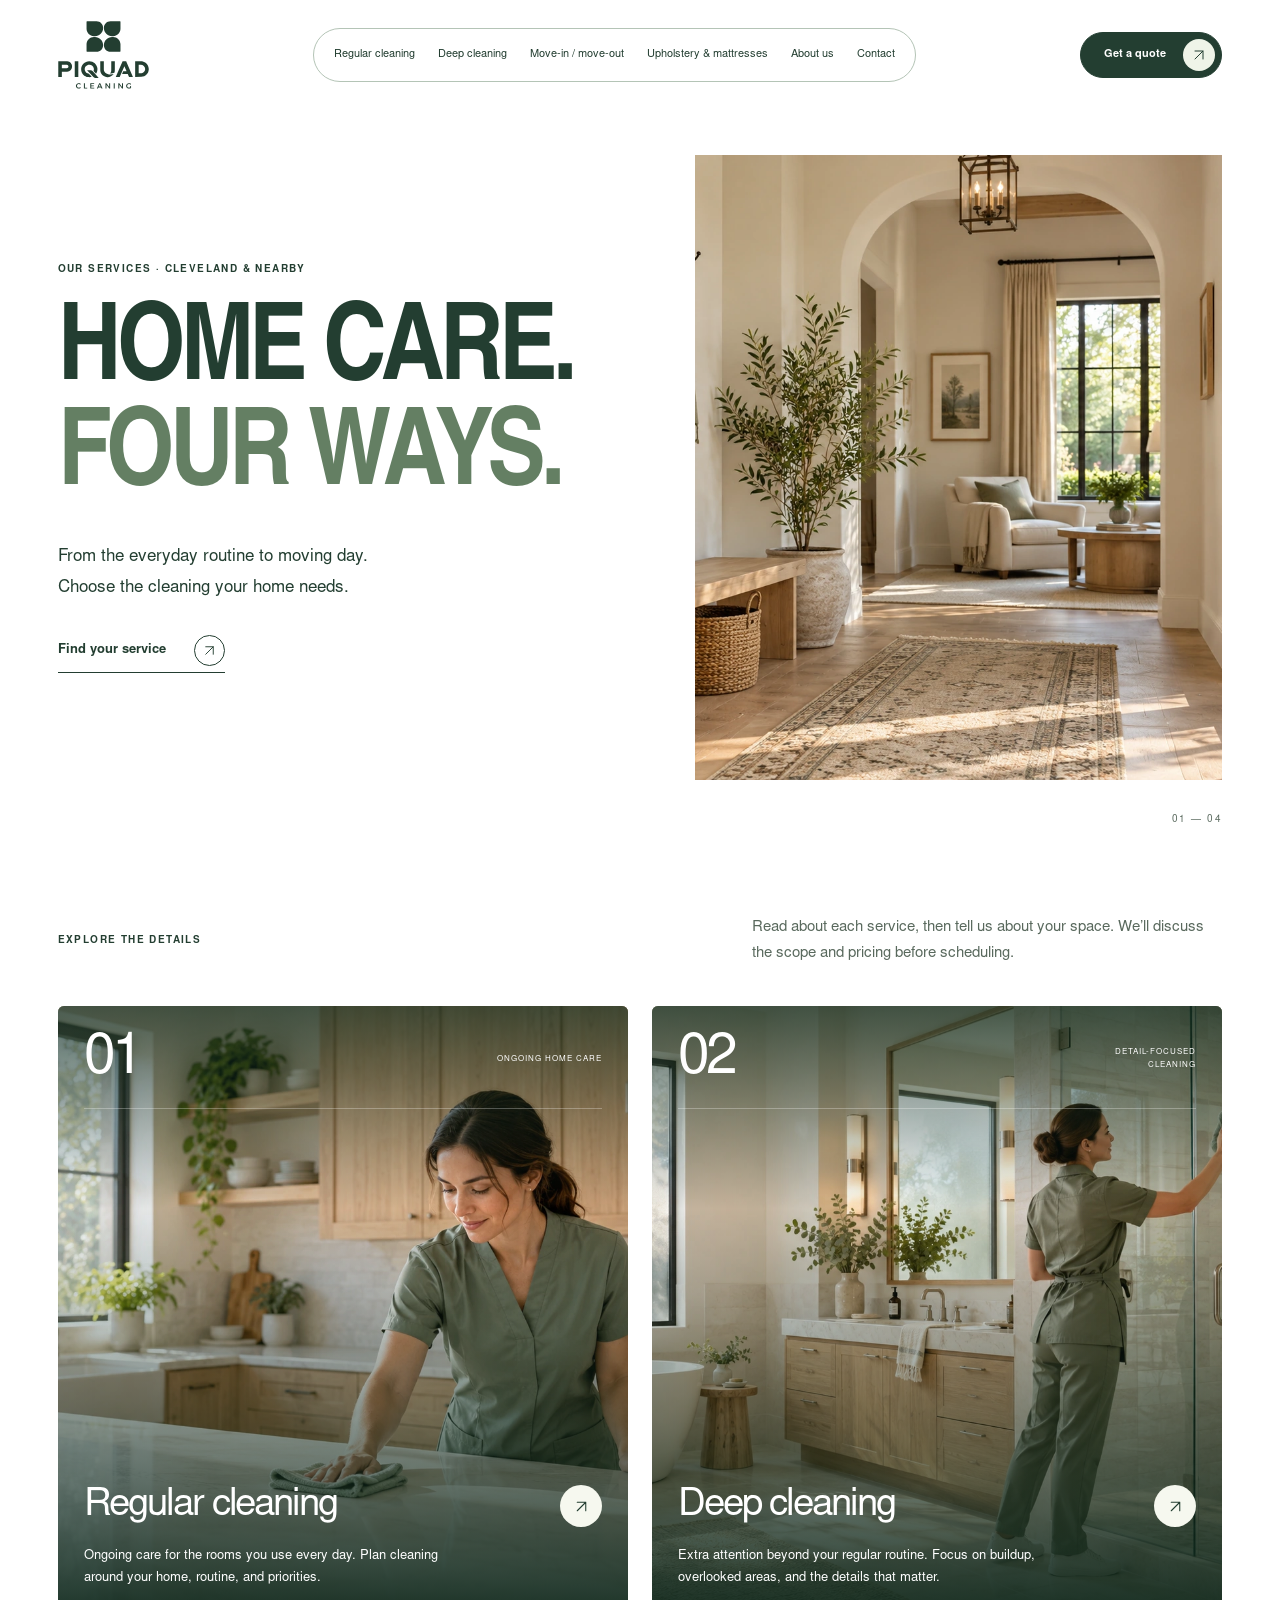
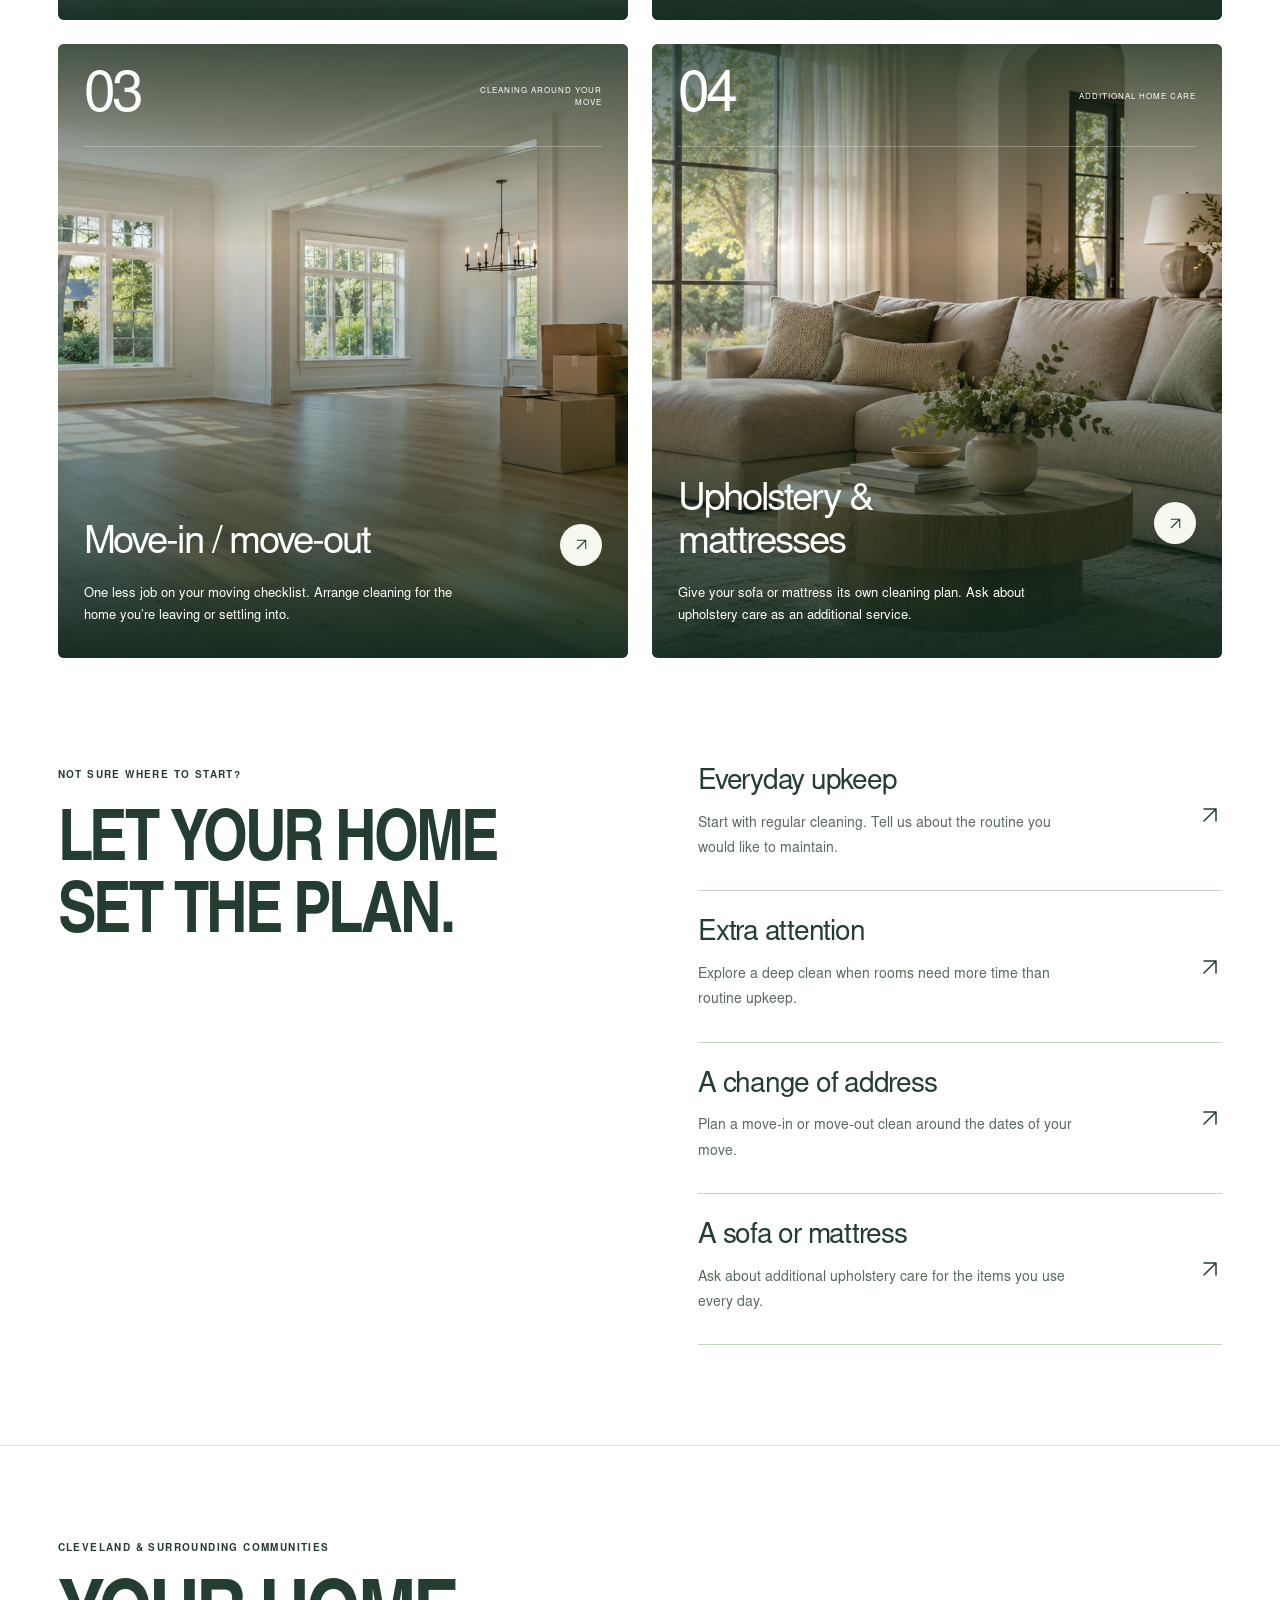
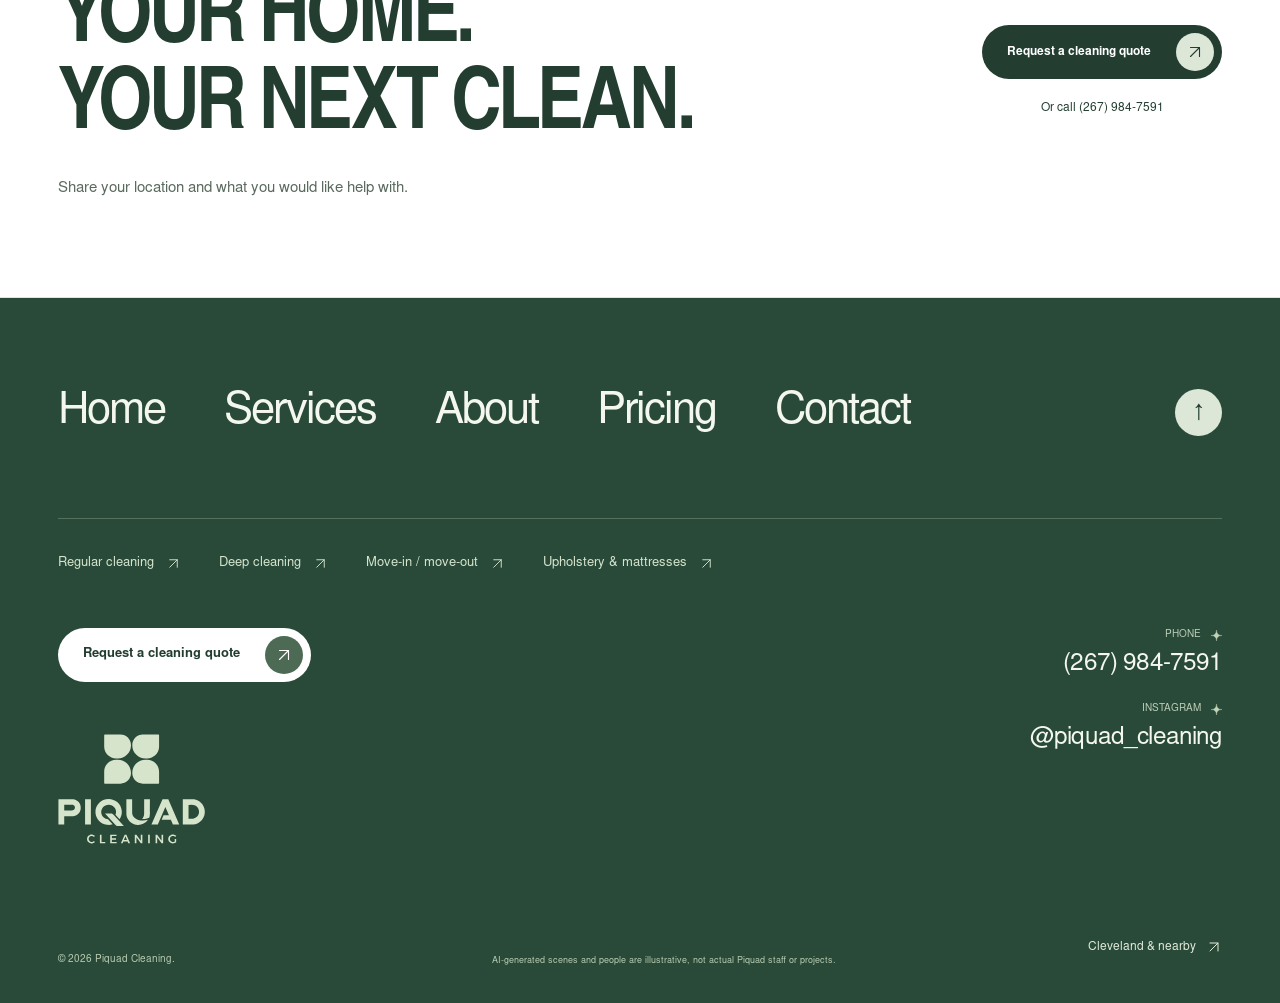
<file: services.html>
<!doctype html>
<html lang="en"><head><meta charset="utf-8"><meta name="viewport" content="width=device-width, initial-scale=1"><meta name="theme-color" content="#ffffff"><title>Cleaning Services in Cleveland — Piquad Cleaning</title><meta name="description" content="Explore regular, deep, move-in/move-out, sofa and mattress cleaning in Cleveland. Find the right service for your home."><link rel="canonical" href="https://piquad-cleaning.artur-space98.chatgpt.site/services.html"><meta property="og:type" content="website"><meta property="og:title" content="Cleaning Services in Cleveland — Piquad Cleaning"><meta property="og:description" content="Explore regular, deep, move-in/move-out, sofa and mattress cleaning in Cleveland. Find the right service for your home."><meta property="og:url" content="https://piquad-cleaning.artur-space98.chatgpt.site/services.html"><meta property="og:image" content="https://piquad-cleaning.artur-space98.chatgpt.site/assets/contact-page.webp"><link rel="icon" type="image/svg+xml" href="assets/favicon.svg"><link rel="preload" href="assets/contact-page.webp" as="image" fetchpriority="high"><link rel="preload" href="assets/display.woff" as="font" type="font/woff" crossorigin><script>try{if(!matchMedia('(prefers-reduced-motion: reduce)').matches&&!location.hash)document.documentElement.classList.add('intro')}catch(_){}setTimeout(function(){document.documentElement.classList.remove('intro','intro-ending');document.documentElement.classList.add('page-ready')},4500)</script><link rel="stylesheet" href="vendor/lenis-1.3.26.css"><link rel="stylesheet" href="design.css"><link rel="stylesheet" href="refinements.css"><link rel="stylesheet" href="corporate.css"><script type="module" src="app.mjs"></script><script type="module" src="motion.mjs"></script><script type="module" src="smooth-scroll.mjs"></script><script type="module" src="scroll-scenes.mjs"></script><script type="module" src="counters.mjs"></script><script type="module" src="inner-motion.mjs"></script><script type="application/ld+json">{"@context":"https://schema.org","@type":"Organization","name":"Piquad Cleaning","url":"https://piquad-cleaning.artur-space98.chatgpt.site","telephone":"+12679847591","areaServed":{"@type":"City","name":"Cleveland"},"sameAs":["https://www.instagram.com/piquad_cleaning/"]}</script></head><body id="top" class="inner-page"><a class="skip-link" href="#page-content">Skip to content</a><svg xmlns="http://www.w3.org/2000/svg" class="svg-defs" aria-hidden="true"><defs>
    <symbol id="arrow" viewBox="0 0 24 24"><path d="M5 12h14M13 6l6 6-6 6"/></symbol>
    <symbol id="arrow-up" viewBox="0 0 24 24"><path d="M6 18 18 6M6 6h12v12"/></symbol>
    <symbol id="sparkle" viewBox="0 0 40 40"><path d="M20 0c0 13-7 20-20 20 13 0 20 7 20 20 0-13 7-20 20-20C27 20 20 13 20 0Z" fill="currentColor"/></symbol>
    <symbol id="logo" viewBox="24 40 1952 1458" fill="currentColor"><g><path d="M485.62,1467.12c-5.41,2.44-10.88,3.65-16.4,3.65s-10.26-1.03-14.85-3.09c-4.6-2.05-8.66-4.87-12.18-8.44-3.52-3.57-6.25-7.77-8.2-12.58-1.95-4.81-2.92-9.98-2.92-15.5s.97-10.66,2.92-15.42c1.95-4.76,4.68-8.95,8.2-12.58,3.52-3.62,7.57-6.44,12.18-8.44,4.6-2,9.55-3,14.85-3s11.04,1.33,16.56,3.98c5.52,2.65,10.28,6.25,14.29,10.8l12.66-14.93c-3.68-3.79-7.9-7.01-12.66-9.66-4.76-2.65-9.77-4.71-15.02-6.17-5.25-1.46-10.63-2.19-16.15-2.19-8.55,0-16.42,1.46-23.62,4.38-7.2,2.92-13.56,7.04-19.08,12.34-5.52,5.3-9.8,11.44-12.83,18.43-3.03,6.98-4.55,14.59-4.55,22.81s1.51,15.75,4.55,22.89c3.03,7.14,7.22,13.37,12.58,18.67,5.36,5.3,11.63,9.44,18.83,12.42,7.2,2.98,14.96,4.46,23.3,4.46,5.52,0,10.96-.79,16.31-2.35,5.36-1.57,10.5-3.82,15.42-6.74,4.92-2.92,9.28-6.33,13.07-10.23l-12.82-13.47c-4.22,4.22-9.04,7.55-14.45,9.98Z"/><polygon points="601.21 1374.83 579.46 1374.83 579.46 1488.47 650.24 1488.47 650.24 1469.96 601.21 1469.96 601.21 1374.83"/><polygon points="737.74 1440.42 792.93 1440.42 792.93 1422.4 737.74 1422.4 737.74 1393.01 799.26 1393.01 799.26 1374.83 715.98 1374.83 715.98 1488.47 801.21 1488.47 801.21 1470.29 737.74 1470.29 737.74 1440.42"/><path d="M907.87,1374.83l-50,113.64h22.73l10.2-24.84h55.05l10.24,24.84h23.22l-49.19-113.64h-22.24ZM898.06,1445.94l20.2-49.19,20.29,49.19h-40.48Z"/><polygon points="1121.19 1454.45 1062.58 1374.83 1041.96 1374.83 1041.96 1488.47 1063.23 1488.47 1063.23 1409.04 1121.51 1488.47 1142.29 1488.47 1142.29 1374.83 1121.19 1374.83 1121.19 1454.45"/><rect x="1218.92" y="1374.83" width="21.75" height="113.64"/><polygon points="1396.52 1454.45 1337.91 1374.83 1317.3 1374.83 1317.3 1488.47 1338.56 1488.47 1338.56 1409.03 1396.84 1488.47 1417.62 1488.47 1417.62 1374.83 1396.52 1374.83 1396.52 1454.45"/><path d="M1571.36,1464.34c-2.68,1.57-5.51,2.94-8.52,4.08-5.58,2.11-10.9,3.17-15.99,3.17-5.52,0-10.66-1.03-15.42-3.08-4.76-2.05-8.93-4.92-12.5-8.6-3.57-3.68-6.36-7.93-8.36-12.74-2-4.81-3-10.04-3-15.67s1-10.82,3-15.59c2-4.76,4.79-8.95,8.36-12.58,3.57-3.62,7.71-6.47,12.42-8.52,4.71-2.06,9.82-3.08,15.34-3.08s11.47,1.16,17.21,3.49c5.73,2.33,10.71,5.49,14.93,9.49l12.34-14.93c-3.68-3.35-7.95-6.25-12.82-8.68-4.87-2.44-9.99-4.3-15.34-5.6-5.36-1.3-10.8-1.95-16.32-1.95-8.66,0-16.72,1.46-24.19,4.38-7.47,2.92-13.99,7.04-19.56,12.34-5.57,5.3-9.9,11.44-12.99,18.43-3.08,6.98-4.62,14.59-4.62,22.81s1.51,15.88,4.55,22.97c3.03,7.09,7.31,13.29,12.82,18.59,5.52,5.3,11.88,9.44,19.07,12.42,7.2,2.98,15.07,4.46,23.62,4.46,5.19,0,10.5-.62,15.91-1.87,5.41-1.24,10.63-3,15.67-5.28,5.03-2.27,9.5-4.87,13.39-7.79v-42.7h-18.99v32.04Z"/></g><path d="M816.38,364.4h-22.35c-87.17,0-157.83-70.66-157.83-157.83V56.41c0-5.03,4.08-9.12,9.12-9.12h205.94c77.53,0,140.37,62.85,140.37,140.37v1.49c0,96.78-78.46,175.24-175.24,175.24ZM1183.62,364.4h22.35c87.17,0,157.83-70.66,157.83-157.83V56.41c0-5.03-4.08-9.12-9.12-9.12h-205.94c-77.53,0-140.37,62.85-140.37,140.37v1.49c0,96.78,78.46,175.24,175.24,175.24ZM1008.38,556.33v1.49c0,77.53,62.85,140.37,140.37,140.37h205.94c5.03,0,9.12-4.08,9.12-9.12v-150.15c0-87.17-70.66-157.83-157.83-157.83h-22.35c-96.78,0-175.24,78.46-175.24,175.24ZM816.38,381.09h-22.35c-87.17,0-157.83,70.66-157.83,157.83v150.15c0,5.03,4.08,9.12,9.12,9.12h205.94c77.53,0,140.37-62.85,140.37-140.37v-1.49c0-96.78-78.46-175.24-175.24-175.24Z"/><g><path d="M1922.21,1188.97c-30.01,29.9-67.75,48.82-109.87,49.01l-134.11.62.02-334.97,130.55.16c11.08.01,22.16.95,32.99,3.3,79.42,17.21,134.88,94.2,127.74,176.95-2.17,40.01-19.42,75.58-47.32,104.93ZM1893.6,1067.51c-2.49-51.88-46.13-88.67-95.9-88.28l-43.33.34-.05,183.44,47.5-.32c4.42-.03,8.85-.24,13.22-.9,45.04-6.88,80.84-46.6,78.55-94.28Z"/><path d="M222.04,1129.34l-115.53.71.04,108.46-76.64-.03-.06-334.8,193.71.02c29.94.1,55.92,17.79,74.74,39.25,20.85,24.33,28.69,52.47,26.76,84.85-3.22,53.97-47.32,99.04-103.03,101.55ZM244.15,998.44c-6.63-12.45-19.56-19.9-34.75-19.12l-102.9.05.08,75.4,102.72-.27c28.76-.08,48.34-30.67,34.84-56.05Z"/><polygon points="1398.04 1175.68 1422.93 1117.63 1494.65 1117.17 1447.18 1009.2 1347.11 1238.49 1262.53 1238.54 1336.49 1070.5 1409.51 903.66 1485.86 903.75 1498.94 934.68 1630.77 1238.24 1547.02 1238.51 1519.77 1175.78 1398.04 1175.68"/><path d="M700.29,977.67c-32.04-1.39-60.55,11.19-79.97,33.51-20.12,23.13-28.29,54.23-21.03,84.53,9.98,41.63,45.56,69.99,87.13,74.1l61.54,66.96c-25.8,8.65-51.29,9.55-77.88,6.39-81.24-10.54-144.79-78.62-149.35-159.96-5.63-100.36,75.17-180.52,174.12-180.69,90.09-.16,167.41,65.76,174.55,157.28,2.99,38.42-6.52,76.23-29.3,108.83l-54.07-57.72c8.6-19.82,10.3-39.79,5.08-60.34-11.05-41.28-46.89-70.98-90.84-72.88Z"/><path d="M1037.92,1149.16c44.81,42.52,119.67,44.62,178.95,27.45-31.72,45.93-83.68,70.56-137.68,68.17-52.55-2.33-102.61-31.06-129.24-78.01-12.45-21.96-19.56-44.78-19.58-70.44l-.14-192.59,76.55-.05.25,178.59c.04,26.26,12.35,49.3,30.88,66.88Z"/><polygon points="459.65 1238.4 383 1238.56 382.97 903.67 459.75 903.71 459.65 1238.4"/><path d="M1232.99,1148.56c-29.24,13.98-61.61,18.43-94.3,16.88,11.65-11.38,18.5-24.42,22.67-39,2.98-10.41,4.23-21.24,4.26-32.07l.54-190.68h76.48s-.06,169.25-.06,169.25c0,14.05-.61,28.1-2.03,42.07-1.34,13.14-3.25,24.53-7.55,33.54Z"/><path d="M896.17,1259.84l-21.19.32-58.25-.19c-13.74-.04-24.22-6.97-33.21-16.76l-136.27-148.26,79.84-.23c15.48-.05,26.53,8.81,36.35,19.53l78.88,86.07,53.83,59.52Z"/></g></symbol><symbol id="mark" viewBox="0 0 48 54"><path d="M10 31V5h16a16 16 0 0 1 0 32h-5" fill="none" stroke="currentColor" stroke-width="4.5"/><path d="M6 50C5 35 14 29 28 29c1 14-8 23-22 21Z" fill="currentColor"/><path d="m7 48 14-14" stroke="#f8f9f4" stroke-width="1.5"/><path d="M20 12c0 5-2 7-7 7 5 0 7 2 7 7 0-5 2-7 7-7-5 0-7-2-7-7Z" fill="currentColor"/></symbol>
    <symbol id="check" viewBox="0 0 24 24"><path d="m6 12 4 4 8-8"/><circle cx="12" cy="12" r="10"/></symbol>
    <symbol id="pin" viewBox="0 0 24 24"><path d="M19 10c0 5-7 11-7 11S5 15 5 10a7 7 0 1 1 14 0Z"/><circle cx="12" cy="10" r="2"/></symbol>
    <symbol id="phone" viewBox="0 0 24 24"><path d="m7 3 3 5-3 3c2 3 3 4 6 6l3-3 5 3c0 3-2 4-4 4C9 21 3 15 3 7c0-2 1-4 4-4Z"/></symbol>
  <symbol id="bath-zone" viewBox="0 0 32 32"><path d="M4 17h24v3a6 6 0 0 1-6 6H10a6 6 0 0 1-6-6ZM7 17V8a4 4 0 0 1 8 0M11 8h8M8 26v3m16-3v3"/></symbol><symbol id="kitchen-zone" viewBox="0 0 32 32"><path d="M3 16h26M6 16v12h20V16M13 16V8a4 4 0 0 1 8 0v2M11 21h10M16 21v7"/></symbol><symbol id="living-zone" viewBox="0 0 32 32"><path d="M7 16V9a3 3 0 0 1 3-3h12a3 3 0 0 1 3 3v7M7 16H5a2 2 0 0 0-2 2v7h26v-7a2 2 0 0 0-2-2h-2v5H7ZM7 25v4m18-4v4"/></symbol><symbol id="house" viewBox="0 0 48 48"><path d="m5 23 19-16 19 16M10 20v21h28V20M20 41V28h8v13M31 9V5h7v10"/></symbol><symbol id="bed" viewBox="0 0 32 32"><path d="M3 26V8m26 18V13H3m0 8h26M6 13V8h8v5m3 0V8h8v5M3 26v3m26-3v3"/></symbol><symbol id="chevron" viewBox="0 0 24 24"><path d="m7 9 5 5 5-5"/></symbol></defs></svg><div class="preloader" id="preloader" role="region" aria-label="Opening Piquad Cleaning">
  <div class="loader-curtain" aria-hidden="true"></div>
  <div class="loader-center" aria-hidden="true"><div class="loader-emblem"><svg class="loader-orbit" viewBox="0 0 160 160"><circle class="loader-orbit-track" cx="80" cy="80" r="73"/><circle class="loader-orbit-arc" cx="80" cy="80" r="73"/></svg><svg class="loader-symbol" viewBox="0 0 2000 1830.51"><defs><radialGradient id="loader-logo-gradient" cx="1000" cy="915.26" r="1330.77" gradientUnits="userSpaceOnUse"><stop offset=".23" stop-color="#48785d"/><stop offset=".38" stop-color="#5e8970"/><stop offset=".69" stop-color="#98b5a1"/><stop offset="1" stop-color="#d9e7d8"/></radialGradient></defs><path fill="url(#loader-logo-gradient)" d="M502.47,892.64h-60.56c-236.19,0-427.67-191.47-427.67-427.67V58.12c0-13.64,11.06-24.7,24.7-24.7h558c210.07,0,380.36,170.29,380.36,380.36v4.04c0,262.24-212.59,474.83-474.83,474.83ZM1497.53,892.64h60.56c236.19,0,427.67-191.47,427.67-427.67V58.12c0-13.64-11.06-24.7-24.7-24.7h-558c-210.07,0-380.36,170.29-380.36,380.36v4.04c0,262.24,212.59,474.83,474.83,474.83ZM1022.7,1412.7v4.04c0,210.07,170.29,380.36,380.36,380.36h558c13.64,0,24.7-11.06,24.7-24.7v-406.86c0-236.19-191.47-427.67-427.67-427.67h-60.56c-262.24,0-474.83,212.59-474.83,474.83ZM502.47,937.87h-60.56c-236.19,0-427.67,191.47-427.67,427.67v406.86c0,13.64,11.06,24.7,24.7,24.7h558c210.07,0,380.36-170.29,380.36-380.36v-4.04c0-262.24-212.59-474.83-474.83-474.83Z"/></svg></div></div>
  <button class="skip-intro" id="skip-intro">Skip intro <span aria-hidden="true">↗</span></button>
</div><main id="main"><section class="editorial-hero services-hero" data-page-hero><header class="header"><a class="brand" href="index.html" aria-label="Piquad Cleaning home"><svg class="brand-logo" viewBox="0 0 1952 1458" aria-hidden="true"><use href="#logo" width="1952" height="1458"/></svg></a><nav class="desktop-nav" aria-label="Main navigation"><a href="regular-cleaning.html">Regular cleaning</a><a href="deep-cleaning.html">Deep cleaning</a><a href="move-in-move-out-cleaning.html">Move-in / move-out</a><a href="upholstery-cleaning.html">Upholstery & mattresses</a><a href="about.html">About us</a><a href="contact.html">Contact</a></nav><div class="header-actions"><button class="button button-glass header-cta" data-inquiry>Get a quote<span class="button-arrow" aria-hidden="true"><svg class="icon" aria-hidden="true"><use href="#arrow-up"/></svg></span></button><button class="menu-toggle" aria-expanded="false" aria-controls="mobile-nav" aria-label="Open navigation"><span></span><span></span></button></div><nav id="mobile-nav" class="mobile-nav" aria-label="Mobile navigation" data-lenis-prevent hidden><a href="regular-cleaning.html">Regular cleaning</a><a href="deep-cleaning.html">Deep cleaning</a><a href="move-in-move-out-cleaning.html">Move-in / move-out</a><a href="upholstery-cleaning.html">Upholstery & mattresses</a><a href="about.html">About us</a><a href="contact.html">Contact</a></nav></header><div class="editorial-hero-copy"><p class="eyebrow">OUR SERVICES · CLEVELAND & NEARBY</p><h1>HOME CARE.<br><span>FOUR WAYS.</span></h1><p>From the everyday routine to moving day.<br>Choose the cleaning your home needs.</p><a class="text-link" href="#page-content">Find your service <svg class="icon" aria-hidden="true"><use href="#arrow-up"/></svg></a></div><figure class="editorial-hero-image"><img src="assets/contact-page.webp" width="1672" height="941" alt="Illustrative sunlit entryway opening to a comfortable sitting nook" fetchpriority="high"></figure><span class="editorial-hero-index" aria-hidden="true">01 — 04</span></section><section class="service-directory content-section" id="page-content"><div class="directory-heading reveal"><p class="eyebrow">EXPLORE THE DETAILS</p><p>Read about each service, then tell us about your space. We’ll discuss the scope and pricing before scheduling.</p></div><div class="directory-grid"><div class="reveal"><article class="service-card" data-service-card="regular-cleaning"><img src="assets/regular-page.webp" width="1672" height="941" alt="Illustrative professional wiping a quartz kitchen island beside oak cabinetry" loading="lazy" decoding="async"><div class="card-top"><span class="card-number">01</span><span>ONGOING HOME CARE</span></div><div class="card-bottom"><div class="card-title-row"><h3><a class="service-card-title-link" href="regular-cleaning.html">Regular cleaning</a></h3><a class="card-link" href="regular-cleaning.html" aria-label="Explore regular cleaning"><svg class="icon" aria-hidden="true"><use href="#arrow-up"/></svg></a></div><div class="card-description"><div><p>Ongoing care for the rooms you use every day. Plan cleaning around your home, routine, and priorities.</p></div></div></div></article></div><div class="reveal"><article class="service-card" data-service-card="deep-cleaning"><img src="assets/deep-page.webp" width="1672" height="941" alt="Illustrative cleaner carefully wiping glass in a sunlit travertine bathroom" loading="lazy" decoding="async"><div class="card-top"><span class="card-number">02</span><span>DETAIL-FOCUSED CLEANING</span></div><div class="card-bottom"><div class="card-title-row"><h3><a class="service-card-title-link" href="deep-cleaning.html">Deep cleaning</a></h3><a class="card-link" href="deep-cleaning.html" aria-label="Explore deep cleaning"><svg class="icon" aria-hidden="true"><use href="#arrow-up"/></svg></a></div><div class="card-description"><div><p>Extra attention beyond your regular routine. Focus on buildup, overlooked areas, and the details that matter.</p></div></div></div></article></div><div class="reveal"><article class="service-card" data-service-card="move-in-move-out-cleaning"><img src="assets/moving-page.webp" width="1672" height="941" alt="Illustrative empty sunlit home with oak floors and moving boxes by a doorway" loading="lazy" decoding="async"><div class="card-top"><span class="card-number">03</span><span>CLEANING AROUND YOUR MOVE</span></div><div class="card-bottom"><div class="card-title-row"><h3><a class="service-card-title-link" href="move-in-move-out-cleaning.html">Move-in / move-out</a></h3><a class="card-link" href="move-in-move-out-cleaning.html" aria-label="Explore move-in / move-out"><svg class="icon" aria-hidden="true"><use href="#arrow-up"/></svg></a></div><div class="card-description"><div><p>One less job on your moving checklist. Arrange cleaning for the home you’re leaving or settling into.</p></div></div></div></article></div><div class="reveal"><article class="service-card" data-service-card="upholstery-cleaning"><img src="assets/furniture-page.webp" width="1672" height="941" alt="Illustrative taupe linen sectional sofa and natural wood table in a bright living room" loading="lazy" decoding="async"><div class="card-top"><span class="card-number">04</span><span>ADDITIONAL HOME CARE</span></div><div class="card-bottom"><div class="card-title-row"><h3><a class="service-card-title-link" href="upholstery-cleaning.html">Upholstery & mattresses</a></h3><a class="card-link" href="upholstery-cleaning.html" aria-label="Explore upholstery &amp; mattresses"><svg class="icon" aria-hidden="true"><use href="#arrow-up"/></svg></a></div><div class="card-description"><div><p>Give your sofa or mattress its own cleaning plan. Ask about upholstery care as an additional service.</p></div></div></div></article></div></div></section><section class="service-chooser content-section"><div class="reveal"><p class="eyebrow">NOT SURE WHERE TO START?</p><h2>LET YOUR HOME<br>SET THE PLAN.</h2></div><div class="chooser-list"><a class="chooser-row reveal" href="regular-cleaning.html"><div><h3>Everyday upkeep</h3><p>Start with regular cleaning. Tell us about the routine you would like to maintain.</p></div><svg class="icon" aria-hidden="true"><use href="#arrow-up"/></svg></a><a class="chooser-row reveal" href="deep-cleaning.html"><div><h3>Extra attention</h3><p>Explore a deep clean when rooms need more time than routine upkeep.</p></div><svg class="icon" aria-hidden="true"><use href="#arrow-up"/></svg></a><a class="chooser-row reveal" href="move-in-move-out-cleaning.html"><div><h3>A change of address</h3><p>Plan a move-in or move-out clean around the dates of your move.</p></div><svg class="icon" aria-hidden="true"><use href="#arrow-up"/></svg></a><a class="chooser-row reveal" href="upholstery-cleaning.html"><div><h3>A sofa or mattress</h3><p>Ask about additional upholstery care for the items you use every day.</p></div><svg class="icon" aria-hidden="true"><use href="#arrow-up"/></svg></a></div></section><section class="page-cta content-section"><div class="reveal"><p class="eyebrow">CLEVELAND & SURROUNDING COMMUNITIES</p><h2>YOUR HOME.<br>YOUR NEXT CLEAN.</h2><p>Share your location and what you would like help with.</p></div><div class="page-cta-actions reveal"><button class="button button-dark" data-inquiry>Request a cleaning quote<span class="button-arrow" aria-hidden="true"><svg class="icon" aria-hidden="true"><use href="#arrow-up"/></svg></span></button><a href="tel:+12679847591">Or call (267) 984-7591</a></div></section></main><footer class="footer footer-airy"><div class="footer-shell"><div class="footer-nav-row reveal"><nav class="footer-nav" aria-label="Footer navigation"><a href="index.html">Home</a><a href="services.html">Services</a><a href="about.html">About</a><a href="index.html#estimate">Pricing</a><a href="contact.html">Contact</a></nav><a class="footer-top-link" href="#top" aria-label="Back to top">↑</a></div><nav class="footer-services reveal" aria-label="Cleaning services"><a href="regular-cleaning.html">Regular cleaning<svg class="icon" aria-hidden="true"><use href="#arrow-up"/></svg></a><a href="deep-cleaning.html">Deep cleaning<svg class="icon" aria-hidden="true"><use href="#arrow-up"/></svg></a><a href="move-in-move-out-cleaning.html">Move-in / move-out<svg class="icon" aria-hidden="true"><use href="#arrow-up"/></svg></a><a href="upholstery-cleaning.html">Upholstery & mattresses<svg class="icon" aria-hidden="true"><use href="#arrow-up"/></svg></a></nav><div class="footer-middle"><div class="footer-inquiry reveal"><button class="button button-light" data-inquiry>Request a cleaning quote<span class="button-arrow" aria-hidden="true"><svg class="icon" aria-hidden="true"><use href="#arrow-up"/></svg></span></button><a class="brand" href="index.html" aria-label="Piquad Cleaning home"><svg class="brand-logo" viewBox="0 0 1952 1458" aria-hidden="true"><use href="#logo" width="1952" height="1458"/></svg></a></div><div class="footer-contacts reveal"><div class="footer-contact-item"><span>PHONE <svg class="icon" aria-hidden="true"><use href="#sparkle"/></svg></span><a href="tel:+12679847591">(267) 984-7591</a></div><div class="footer-contact-item"><span>INSTAGRAM <svg class="icon" aria-hidden="true"><use href="#sparkle"/></svg></span><a href="https://www.instagram.com/piquad_cleaning/" target="_blank" rel="noopener noreferrer">@piquad_cleaning<span class="sr-only"> (opens in a new tab)</span></a></div></div></div><div class="footer-end reveal"><span>© <span id="year">2026</span> Piquad Cleaning.</span><p>AI-generated scenes and people are illustrative, not actual Piquad staff or projects.</p><a href="contact.html#service-area">Cleveland & nearby <svg class="icon" aria-hidden="true"><use href="#arrow-up"/></svg></a></div></div></footer><dialog data-lenis-prevent id="inquiry-dialog" aria-labelledby="inquiry-title"><div class="dialog-inner"><button class="dialog-close" aria-label="Close inquiry">×</button><p class="eyebrow">A LITTLE ABOUT YOUR HOME</p><h2 id="inquiry-title">Let’s plan your<br>cleaning quote.</h2><p class="dialog-intro">Tell us what you have in mind. Share your location and the home or furniture cleaning you need. We’ll discuss your home, pricing, and available dates.</p><form id="inquiry-form"><div class="form-grid"><label>Your name<input name="name" autocomplete="given-name" placeholder="First name" maxlength="80" required></label><label>Neighborhood or ZIP<input name="location" autocomplete="address-level2" placeholder="Where’s home?" maxlength="120" required></label></div><label>What kind of clean?<select name="service" id="inquiry-service"><option>Regular cleaning</option><option>Deep cleaning</option><option>Move-in / move-out cleaning</option><option>Upholstery &amp; mattress cleaning</option><option>I’d like some guidance</option></select></label><label>Anything you’d like us to know? <span class="optional">(optional)</span><textarea name="notes" rows="3" placeholder="Your space, preferred timing, or the details that matter to you…" maxlength="1500"></textarea></label><button class="button button-dark form-submit" type="submit">Prepare my quote request <span class="button-arrow" aria-hidden="true"><svg class="icon"><use href="#arrow"/></svg></span></button><p class="form-note">You’ll review your message before sending it by text. Nothing is sent from this form.</p></form><div id="inquiry-ready" hidden><p class="ready-label">Your message is ready.</p><textarea id="message-preview" aria-label="Your inquiry message" rows="6" readonly></textarea><a id="sms-link" class="button button-dark" href="sms:+12679847591">Open text message <span class="button-arrow" aria-hidden="true"><svg class="icon"><use href="#arrow-up"/></svg></span></a><div class="ready-actions"><button id="copy-inquiry" class="text-link">Copy message</button><button id="edit-inquiry" class="text-link">Edit details</button></div><p class="form-note">Send from your texting app to (267) 984-7591. On a computer? Copy your message and <a href="https://www.instagram.com/piquad_cleaning/" target="_blank" rel="noopener noreferrer">send it on Instagram<span class="sr-only"> (opens in a new tab)</span></a>.</p><p id="copy-status" class="status" role="status" aria-live="polite"></p></div><div class="dialog-phone">Prefer a conversation? <a href="tel:+12679847591">Call (267) 984-7591</a></div></div></dialog></body></html>
</file>
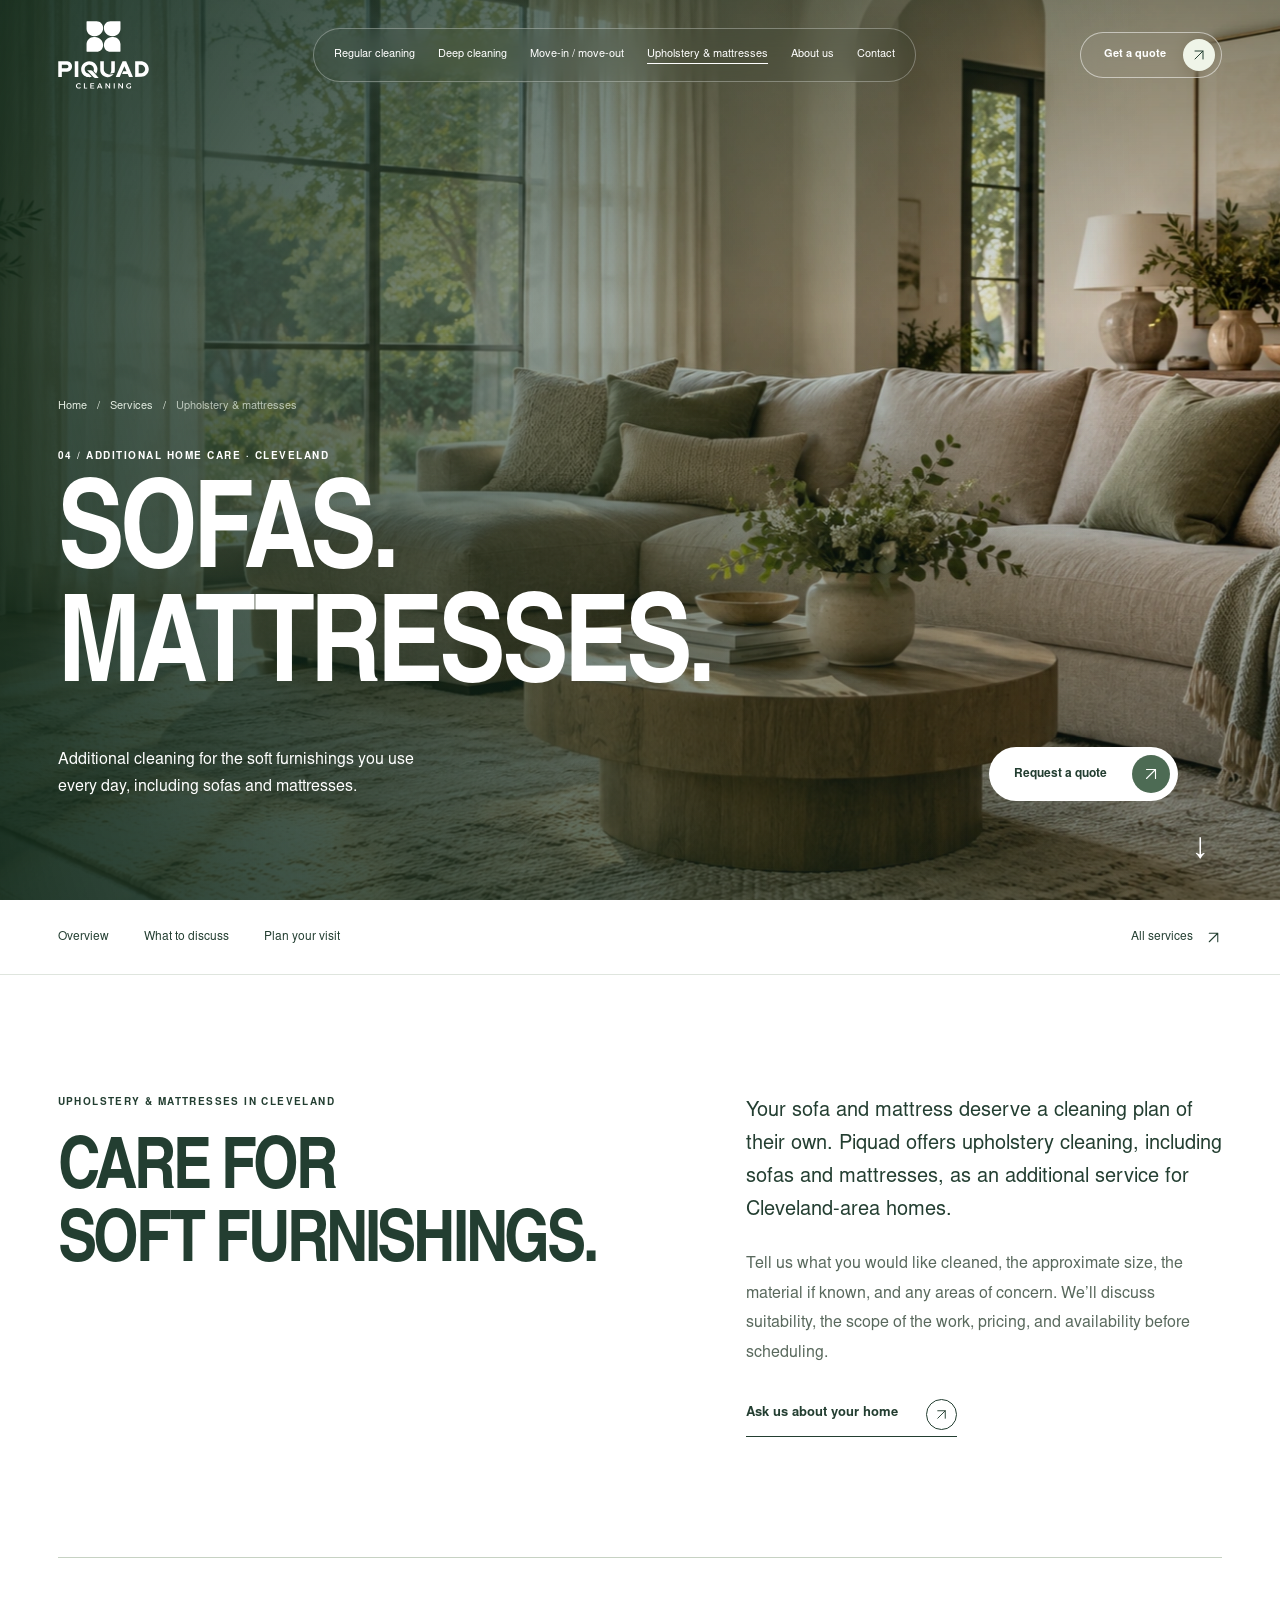
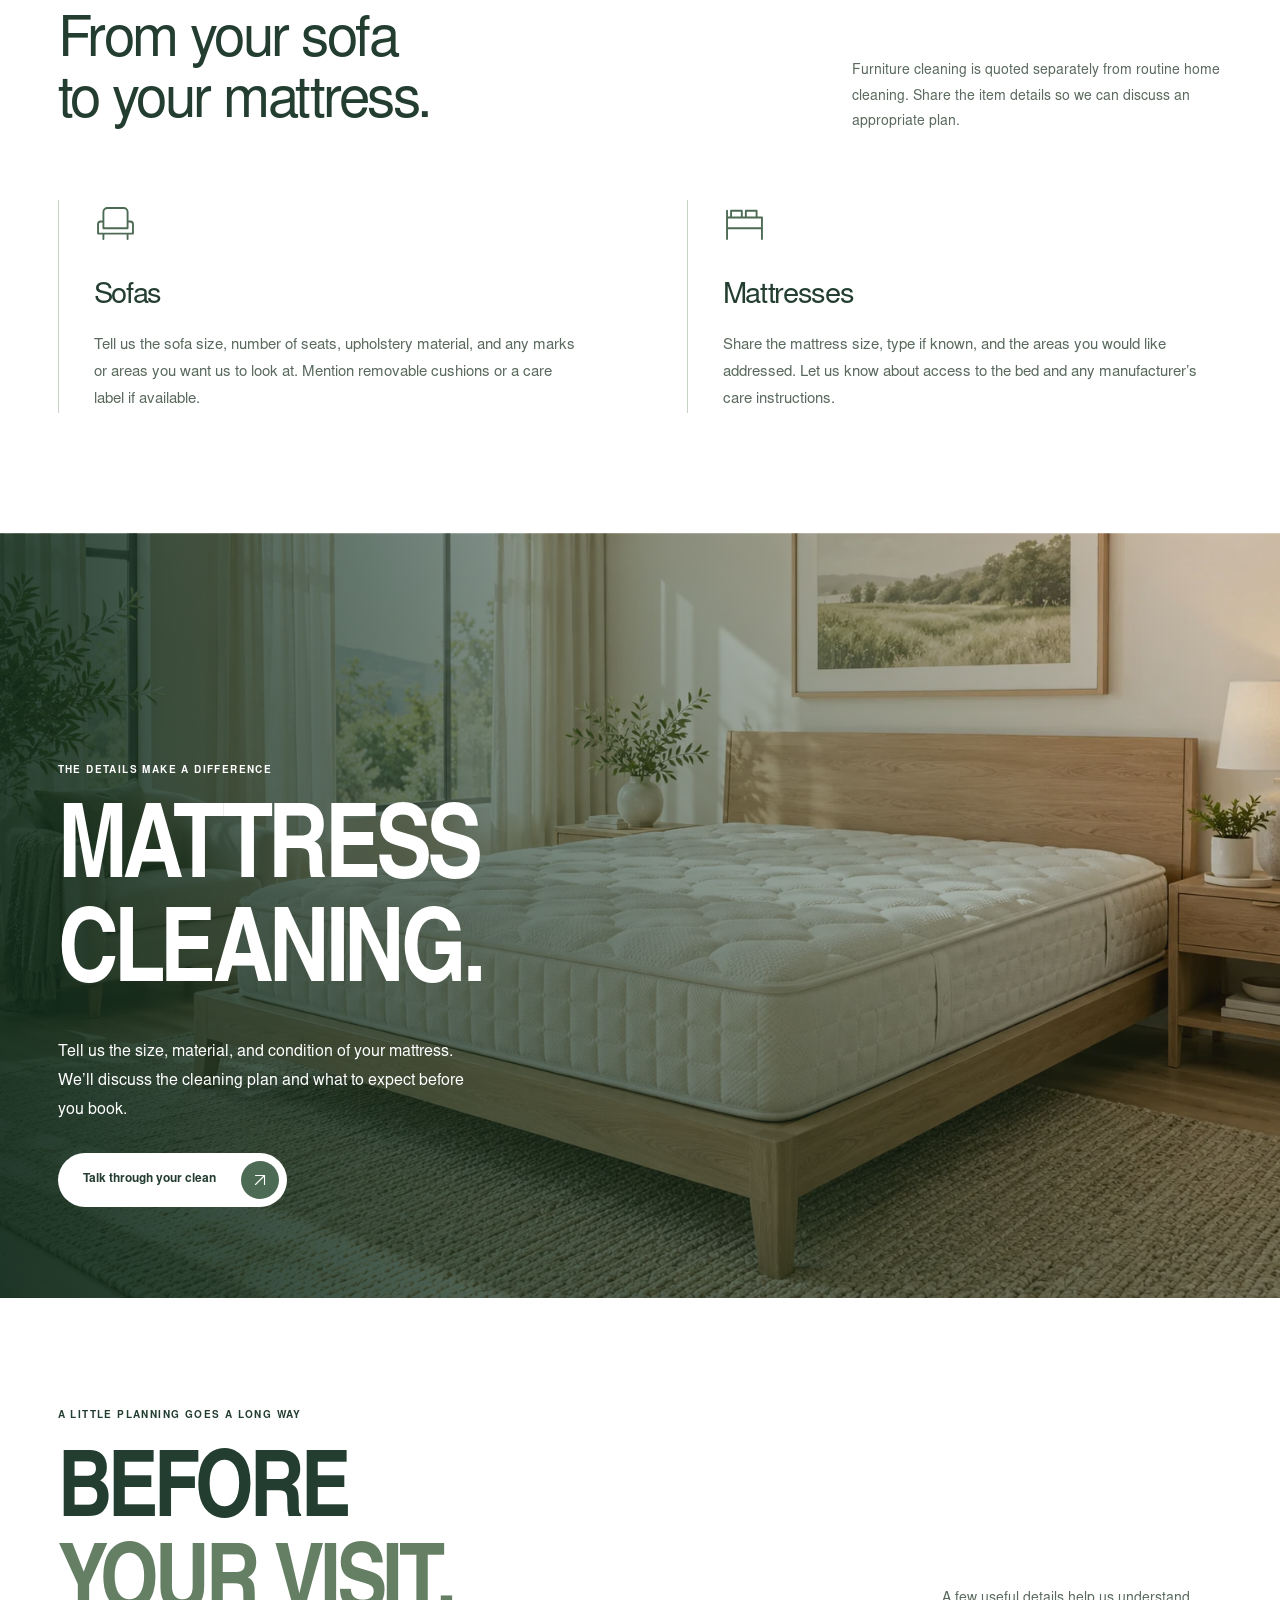
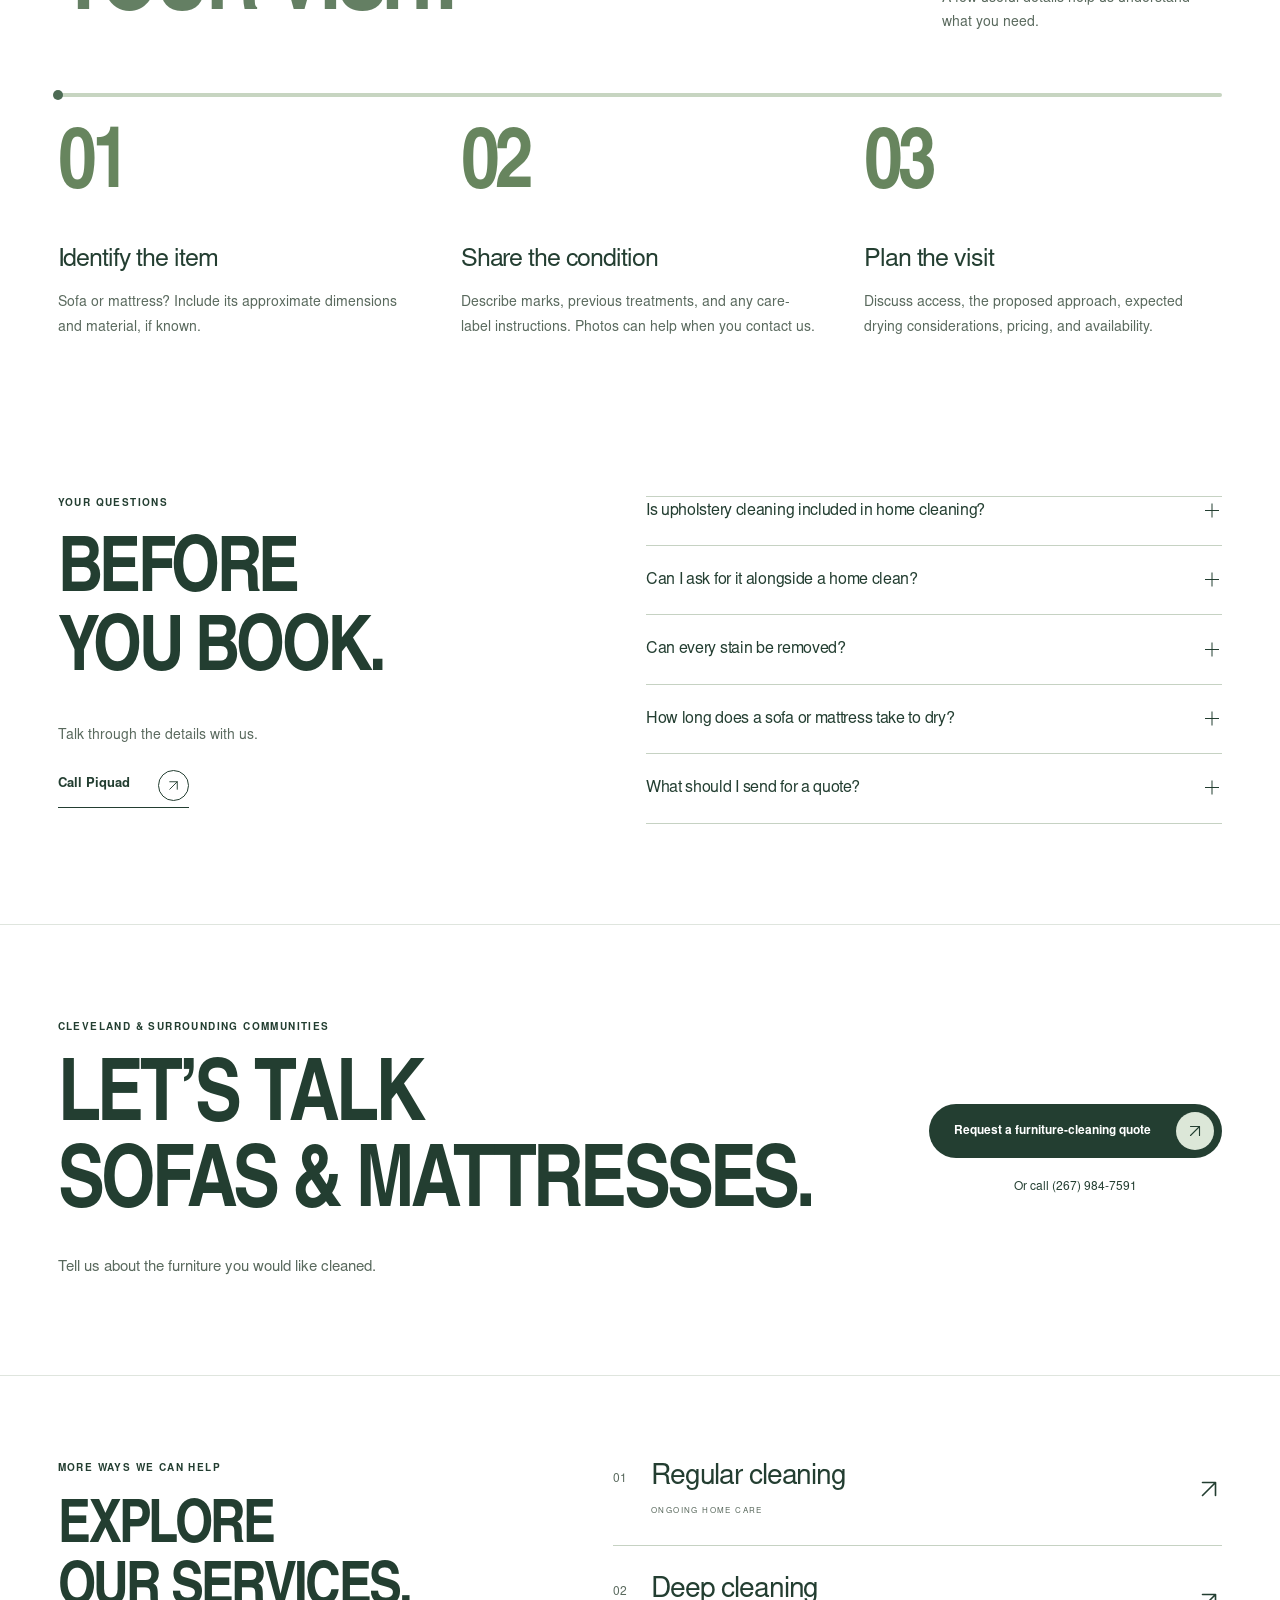
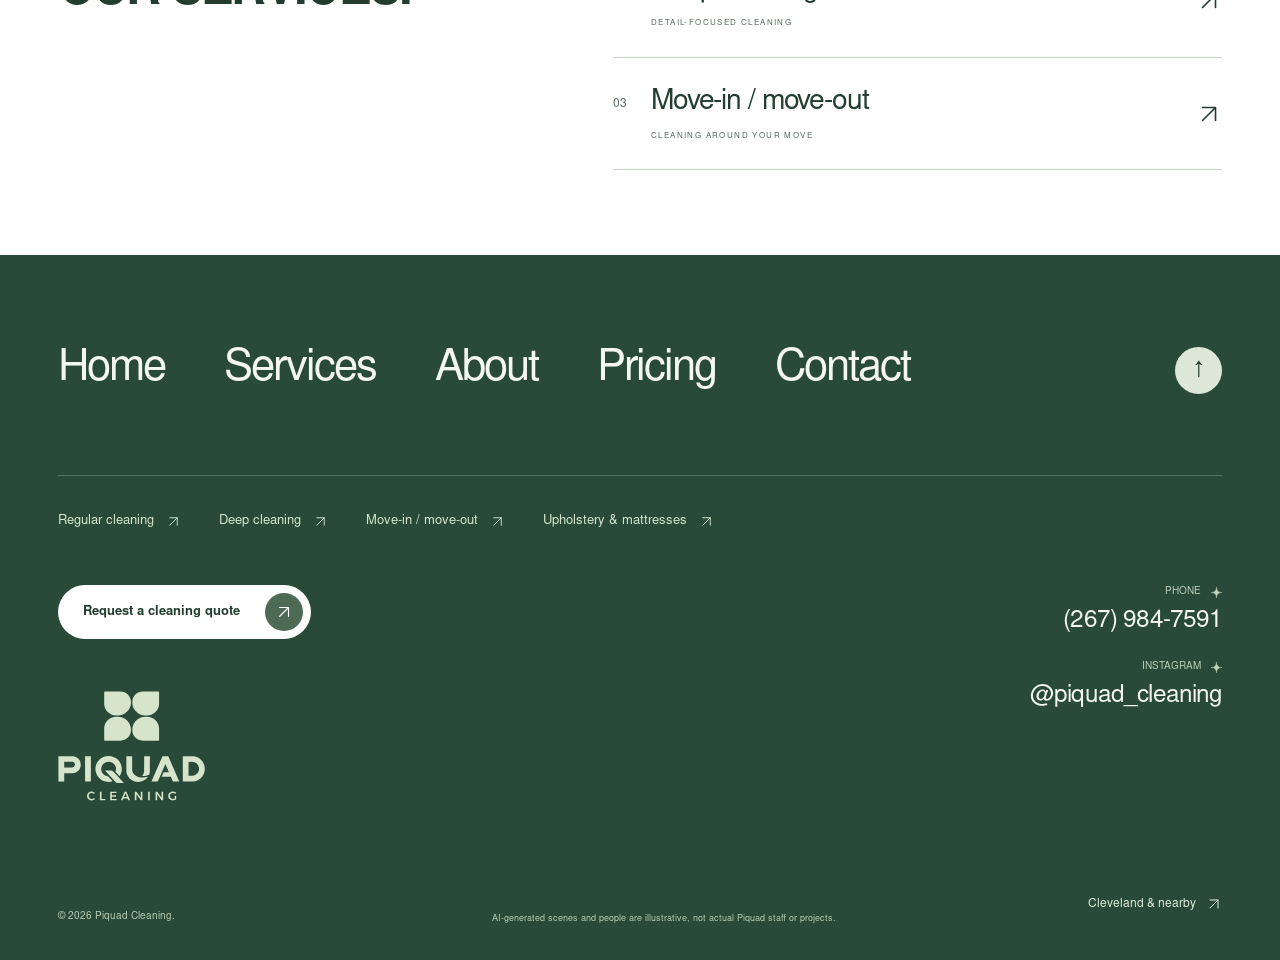
<file: upholstery-cleaning.html>
<!doctype html>
<html lang="en"><head><meta charset="utf-8"><meta name="viewport" content="width=device-width, initial-scale=1"><meta name="theme-color" content="#ffffff"><title>Upholstery &amp; mattresses in Cleveland — Piquad Cleaning</title><meta name="description" content="Sofa and mattress cleaning in Cleveland and surrounding communities. Ask Piquad Cleaning about upholstery care as an additional service."><link rel="canonical" href="https://piquad-cleaning.artur-space98.chatgpt.site/upholstery-cleaning.html"><meta property="og:type" content="website"><meta property="og:title" content="Upholstery &amp; mattresses in Cleveland — Piquad Cleaning"><meta property="og:description" content="Sofa and mattress cleaning in Cleveland and surrounding communities. Ask Piquad Cleaning about upholstery care as an additional service."><meta property="og:url" content="https://piquad-cleaning.artur-space98.chatgpt.site/upholstery-cleaning.html"><meta property="og:image" content="https://piquad-cleaning.artur-space98.chatgpt.site/assets/furniture-page.webp"><link rel="icon" type="image/svg+xml" href="assets/favicon.svg"><link rel="preload" href="assets/furniture-page.webp" as="image" fetchpriority="high"><link rel="preload" href="assets/display.woff" as="font" type="font/woff" crossorigin><script>try{if(!matchMedia('(prefers-reduced-motion: reduce)').matches&&!location.hash)document.documentElement.classList.add('intro')}catch(_){}setTimeout(function(){document.documentElement.classList.remove('intro','intro-ending');document.documentElement.classList.add('page-ready')},4500)</script><link rel="stylesheet" href="vendor/lenis-1.3.26.css"><link rel="stylesheet" href="design.css"><link rel="stylesheet" href="refinements.css"><link rel="stylesheet" href="corporate.css"><script type="module" src="app.mjs"></script><script type="module" src="motion.mjs"></script><script type="module" src="smooth-scroll.mjs"></script><script type="module" src="scroll-scenes.mjs"></script><script type="module" src="counters.mjs"></script><script type="module" src="inner-motion.mjs"></script><script type="application/ld+json">{"@context":"https://schema.org","@type":"Organization","name":"Piquad Cleaning","url":"https://piquad-cleaning.artur-space98.chatgpt.site","telephone":"+12679847591","areaServed":{"@type":"City","name":"Cleveland"},"sameAs":["https://www.instagram.com/piquad_cleaning/"]}</script></head><body id="top" class="inner-page" data-service="Upholstery &amp; mattress cleaning"><a class="skip-link" href="#page-content">Skip to content</a><svg xmlns="http://www.w3.org/2000/svg" class="svg-defs" aria-hidden="true"><defs>
    <symbol id="arrow" viewBox="0 0 24 24"><path d="M5 12h14M13 6l6 6-6 6"/></symbol>
    <symbol id="arrow-up" viewBox="0 0 24 24"><path d="M6 18 18 6M6 6h12v12"/></symbol>
    <symbol id="sparkle" viewBox="0 0 40 40"><path d="M20 0c0 13-7 20-20 20 13 0 20 7 20 20 0-13 7-20 20-20C27 20 20 13 20 0Z" fill="currentColor"/></symbol>
    <symbol id="logo" viewBox="24 40 1952 1458" fill="currentColor"><g><path d="M485.62,1467.12c-5.41,2.44-10.88,3.65-16.4,3.65s-10.26-1.03-14.85-3.09c-4.6-2.05-8.66-4.87-12.18-8.44-3.52-3.57-6.25-7.77-8.2-12.58-1.95-4.81-2.92-9.98-2.92-15.5s.97-10.66,2.92-15.42c1.95-4.76,4.68-8.95,8.2-12.58,3.52-3.62,7.57-6.44,12.18-8.44,4.6-2,9.55-3,14.85-3s11.04,1.33,16.56,3.98c5.52,2.65,10.28,6.25,14.29,10.8l12.66-14.93c-3.68-3.79-7.9-7.01-12.66-9.66-4.76-2.65-9.77-4.71-15.02-6.17-5.25-1.46-10.63-2.19-16.15-2.19-8.55,0-16.42,1.46-23.62,4.38-7.2,2.92-13.56,7.04-19.08,12.34-5.52,5.3-9.8,11.44-12.83,18.43-3.03,6.98-4.55,14.59-4.55,22.81s1.51,15.75,4.55,22.89c3.03,7.14,7.22,13.37,12.58,18.67,5.36,5.3,11.63,9.44,18.83,12.42,7.2,2.98,14.96,4.46,23.3,4.46,5.52,0,10.96-.79,16.31-2.35,5.36-1.57,10.5-3.82,15.42-6.74,4.92-2.92,9.28-6.33,13.07-10.23l-12.82-13.47c-4.22,4.22-9.04,7.55-14.45,9.98Z"/><polygon points="601.21 1374.83 579.46 1374.83 579.46 1488.47 650.24 1488.47 650.24 1469.96 601.21 1469.96 601.21 1374.83"/><polygon points="737.74 1440.42 792.93 1440.42 792.93 1422.4 737.74 1422.4 737.74 1393.01 799.26 1393.01 799.26 1374.83 715.98 1374.83 715.98 1488.47 801.21 1488.47 801.21 1470.29 737.74 1470.29 737.74 1440.42"/><path d="M907.87,1374.83l-50,113.64h22.73l10.2-24.84h55.05l10.24,24.84h23.22l-49.19-113.64h-22.24ZM898.06,1445.94l20.2-49.19,20.29,49.19h-40.48Z"/><polygon points="1121.19 1454.45 1062.58 1374.83 1041.96 1374.83 1041.96 1488.47 1063.23 1488.47 1063.23 1409.04 1121.51 1488.47 1142.29 1488.47 1142.29 1374.83 1121.19 1374.83 1121.19 1454.45"/><rect x="1218.92" y="1374.83" width="21.75" height="113.64"/><polygon points="1396.52 1454.45 1337.91 1374.83 1317.3 1374.83 1317.3 1488.47 1338.56 1488.47 1338.56 1409.03 1396.84 1488.47 1417.62 1488.47 1417.62 1374.83 1396.52 1374.83 1396.52 1454.45"/><path d="M1571.36,1464.34c-2.68,1.57-5.51,2.94-8.52,4.08-5.58,2.11-10.9,3.17-15.99,3.17-5.52,0-10.66-1.03-15.42-3.08-4.76-2.05-8.93-4.92-12.5-8.6-3.57-3.68-6.36-7.93-8.36-12.74-2-4.81-3-10.04-3-15.67s1-10.82,3-15.59c2-4.76,4.79-8.95,8.36-12.58,3.57-3.62,7.71-6.47,12.42-8.52,4.71-2.06,9.82-3.08,15.34-3.08s11.47,1.16,17.21,3.49c5.73,2.33,10.71,5.49,14.93,9.49l12.34-14.93c-3.68-3.35-7.95-6.25-12.82-8.68-4.87-2.44-9.99-4.3-15.34-5.6-5.36-1.3-10.8-1.95-16.32-1.95-8.66,0-16.72,1.46-24.19,4.38-7.47,2.92-13.99,7.04-19.56,12.34-5.57,5.3-9.9,11.44-12.99,18.43-3.08,6.98-4.62,14.59-4.62,22.81s1.51,15.88,4.55,22.97c3.03,7.09,7.31,13.29,12.82,18.59,5.52,5.3,11.88,9.44,19.07,12.42,7.2,2.98,15.07,4.46,23.62,4.46,5.19,0,10.5-.62,15.91-1.87,5.41-1.24,10.63-3,15.67-5.28,5.03-2.27,9.5-4.87,13.39-7.79v-42.7h-18.99v32.04Z"/></g><path d="M816.38,364.4h-22.35c-87.17,0-157.83-70.66-157.83-157.83V56.41c0-5.03,4.08-9.12,9.12-9.12h205.94c77.53,0,140.37,62.85,140.37,140.37v1.49c0,96.78-78.46,175.24-175.24,175.24ZM1183.62,364.4h22.35c87.17,0,157.83-70.66,157.83-157.83V56.41c0-5.03-4.08-9.12-9.12-9.12h-205.94c-77.53,0-140.37,62.85-140.37,140.37v1.49c0,96.78,78.46,175.24,175.24,175.24ZM1008.38,556.33v1.49c0,77.53,62.85,140.37,140.37,140.37h205.94c5.03,0,9.12-4.08,9.12-9.12v-150.15c0-87.17-70.66-157.83-157.83-157.83h-22.35c-96.78,0-175.24,78.46-175.24,175.24ZM816.38,381.09h-22.35c-87.17,0-157.83,70.66-157.83,157.83v150.15c0,5.03,4.08,9.12,9.12,9.12h205.94c77.53,0,140.37-62.85,140.37-140.37v-1.49c0-96.78-78.46-175.24-175.24-175.24Z"/><g><path d="M1922.21,1188.97c-30.01,29.9-67.75,48.82-109.87,49.01l-134.11.62.02-334.97,130.55.16c11.08.01,22.16.95,32.99,3.3,79.42,17.21,134.88,94.2,127.74,176.95-2.17,40.01-19.42,75.58-47.32,104.93ZM1893.6,1067.51c-2.49-51.88-46.13-88.67-95.9-88.28l-43.33.34-.05,183.44,47.5-.32c4.42-.03,8.85-.24,13.22-.9,45.04-6.88,80.84-46.6,78.55-94.28Z"/><path d="M222.04,1129.34l-115.53.71.04,108.46-76.64-.03-.06-334.8,193.71.02c29.94.1,55.92,17.79,74.74,39.25,20.85,24.33,28.69,52.47,26.76,84.85-3.22,53.97-47.32,99.04-103.03,101.55ZM244.15,998.44c-6.63-12.45-19.56-19.9-34.75-19.12l-102.9.05.08,75.4,102.72-.27c28.76-.08,48.34-30.67,34.84-56.05Z"/><polygon points="1398.04 1175.68 1422.93 1117.63 1494.65 1117.17 1447.18 1009.2 1347.11 1238.49 1262.53 1238.54 1336.49 1070.5 1409.51 903.66 1485.86 903.75 1498.94 934.68 1630.77 1238.24 1547.02 1238.51 1519.77 1175.78 1398.04 1175.68"/><path d="M700.29,977.67c-32.04-1.39-60.55,11.19-79.97,33.51-20.12,23.13-28.29,54.23-21.03,84.53,9.98,41.63,45.56,69.99,87.13,74.1l61.54,66.96c-25.8,8.65-51.29,9.55-77.88,6.39-81.24-10.54-144.79-78.62-149.35-159.96-5.63-100.36,75.17-180.52,174.12-180.69,90.09-.16,167.41,65.76,174.55,157.28,2.99,38.42-6.52,76.23-29.3,108.83l-54.07-57.72c8.6-19.82,10.3-39.79,5.08-60.34-11.05-41.28-46.89-70.98-90.84-72.88Z"/><path d="M1037.92,1149.16c44.81,42.52,119.67,44.62,178.95,27.45-31.72,45.93-83.68,70.56-137.68,68.17-52.55-2.33-102.61-31.06-129.24-78.01-12.45-21.96-19.56-44.78-19.58-70.44l-.14-192.59,76.55-.05.25,178.59c.04,26.26,12.35,49.3,30.88,66.88Z"/><polygon points="459.65 1238.4 383 1238.56 382.97 903.67 459.75 903.71 459.65 1238.4"/><path d="M1232.99,1148.56c-29.24,13.98-61.61,18.43-94.3,16.88,11.65-11.38,18.5-24.42,22.67-39,2.98-10.41,4.23-21.24,4.26-32.07l.54-190.68h76.48s-.06,169.25-.06,169.25c0,14.05-.61,28.1-2.03,42.07-1.34,13.14-3.25,24.53-7.55,33.54Z"/><path d="M896.17,1259.84l-21.19.32-58.25-.19c-13.74-.04-24.22-6.97-33.21-16.76l-136.27-148.26,79.84-.23c15.48-.05,26.53,8.81,36.35,19.53l78.88,86.07,53.83,59.52Z"/></g></symbol><symbol id="mark" viewBox="0 0 48 54"><path d="M10 31V5h16a16 16 0 0 1 0 32h-5" fill="none" stroke="currentColor" stroke-width="4.5"/><path d="M6 50C5 35 14 29 28 29c1 14-8 23-22 21Z" fill="currentColor"/><path d="m7 48 14-14" stroke="#f8f9f4" stroke-width="1.5"/><path d="M20 12c0 5-2 7-7 7 5 0 7 2 7 7 0-5 2-7 7-7-5 0-7-2-7-7Z" fill="currentColor"/></symbol>
    <symbol id="check" viewBox="0 0 24 24"><path d="m6 12 4 4 8-8"/><circle cx="12" cy="12" r="10"/></symbol>
    <symbol id="pin" viewBox="0 0 24 24"><path d="M19 10c0 5-7 11-7 11S5 15 5 10a7 7 0 1 1 14 0Z"/><circle cx="12" cy="10" r="2"/></symbol>
    <symbol id="phone" viewBox="0 0 24 24"><path d="m7 3 3 5-3 3c2 3 3 4 6 6l3-3 5 3c0 3-2 4-4 4C9 21 3 15 3 7c0-2 1-4 4-4Z"/></symbol>
  <symbol id="bath-zone" viewBox="0 0 32 32"><path d="M4 17h24v3a6 6 0 0 1-6 6H10a6 6 0 0 1-6-6ZM7 17V8a4 4 0 0 1 8 0M11 8h8M8 26v3m16-3v3"/></symbol><symbol id="kitchen-zone" viewBox="0 0 32 32"><path d="M3 16h26M6 16v12h20V16M13 16V8a4 4 0 0 1 8 0v2M11 21h10M16 21v7"/></symbol><symbol id="living-zone" viewBox="0 0 32 32"><path d="M7 16V9a3 3 0 0 1 3-3h12a3 3 0 0 1 3 3v7M7 16H5a2 2 0 0 0-2 2v7h26v-7a2 2 0 0 0-2-2h-2v5H7ZM7 25v4m18-4v4"/></symbol><symbol id="house" viewBox="0 0 48 48"><path d="m5 23 19-16 19 16M10 20v21h28V20M20 41V28h8v13M31 9V5h7v10"/></symbol><symbol id="bed" viewBox="0 0 32 32"><path d="M3 26V8m26 18V13H3m0 8h26M6 13V8h8v5m3 0V8h8v5M3 26v3m26-3v3"/></symbol><symbol id="chevron" viewBox="0 0 24 24"><path d="m7 9 5 5 5-5"/></symbol></defs></svg><div class="preloader" id="preloader" role="region" aria-label="Opening Piquad Cleaning">
  <div class="loader-curtain" aria-hidden="true"></div>
  <div class="loader-center" aria-hidden="true"><div class="loader-emblem"><svg class="loader-orbit" viewBox="0 0 160 160"><circle class="loader-orbit-track" cx="80" cy="80" r="73"/><circle class="loader-orbit-arc" cx="80" cy="80" r="73"/></svg><svg class="loader-symbol" viewBox="0 0 2000 1830.51"><defs><radialGradient id="loader-logo-gradient" cx="1000" cy="915.26" r="1330.77" gradientUnits="userSpaceOnUse"><stop offset=".23" stop-color="#48785d"/><stop offset=".38" stop-color="#5e8970"/><stop offset=".69" stop-color="#98b5a1"/><stop offset="1" stop-color="#d9e7d8"/></radialGradient></defs><path fill="url(#loader-logo-gradient)" d="M502.47,892.64h-60.56c-236.19,0-427.67-191.47-427.67-427.67V58.12c0-13.64,11.06-24.7,24.7-24.7h558c210.07,0,380.36,170.29,380.36,380.36v4.04c0,262.24-212.59,474.83-474.83,474.83ZM1497.53,892.64h60.56c236.19,0,427.67-191.47,427.67-427.67V58.12c0-13.64-11.06-24.7-24.7-24.7h-558c-210.07,0-380.36,170.29-380.36,380.36v4.04c0,262.24,212.59,474.83,474.83,474.83ZM1022.7,1412.7v4.04c0,210.07,170.29,380.36,380.36,380.36h558c13.64,0,24.7-11.06,24.7-24.7v-406.86c0-236.19-191.47-427.67-427.67-427.67h-60.56c-262.24,0-474.83,212.59-474.83,474.83ZM502.47,937.87h-60.56c-236.19,0-427.67,191.47-427.67,427.67v406.86c0,13.64,11.06,24.7,24.7,24.7h558c210.07,0,380.36-170.29,380.36-380.36v-4.04c0-262.24-212.59-474.83-474.83-474.83Z"/></svg></div></div>
  <button class="skip-intro" id="skip-intro">Skip intro <span aria-hidden="true">↗</span></button>
</div><main id="main"><section class="page-hero" data-page-hero><header class="header"><a class="brand" href="index.html" aria-label="Piquad Cleaning home"><svg class="brand-logo" viewBox="0 0 1952 1458" aria-hidden="true"><use href="#logo" width="1952" height="1458"/></svg></a><nav class="desktop-nav" aria-label="Main navigation"><a href="regular-cleaning.html">Regular cleaning</a><a href="deep-cleaning.html">Deep cleaning</a><a href="move-in-move-out-cleaning.html">Move-in / move-out</a><a href="upholstery-cleaning.html" aria-current="page">Upholstery & mattresses</a><a href="about.html">About us</a><a href="contact.html">Contact</a></nav><div class="header-actions"><button class="button button-glass header-cta" data-inquiry>Get a quote<span class="button-arrow" aria-hidden="true"><svg class="icon" aria-hidden="true"><use href="#arrow-up"/></svg></span></button><button class="menu-toggle" aria-expanded="false" aria-controls="mobile-nav" aria-label="Open navigation"><span></span><span></span></button></div><nav id="mobile-nav" class="mobile-nav" aria-label="Mobile navigation" data-lenis-prevent hidden><a href="regular-cleaning.html">Regular cleaning</a><a href="deep-cleaning.html">Deep cleaning</a><a href="move-in-move-out-cleaning.html">Move-in / move-out</a><a href="upholstery-cleaning.html" aria-current="page">Upholstery & mattresses</a><a href="about.html">About us</a><a href="contact.html">Contact</a></nav></header><div class="page-hero-media"><img src="assets/furniture-page.webp" width="1672" height="941" fetchpriority="high" alt="Illustrative taupe linen sectional sofa and natural wood table in a bright living room"></div><div class="page-hero-shade" aria-hidden="true"></div><div class="page-hero-content"><nav class="breadcrumbs" aria-label="Breadcrumb"><a href="index.html">Home</a><span>/</span><a href="services.html">Services</a><span>/</span><span aria-current="page">Upholstery & mattresses</span></nav><p class="eyebrow">04 / ADDITIONAL HOME CARE · CLEVELAND</p><h1>SOFAS.<br>MATTRESSES.</h1><div class="page-hero-bottom"><p>Additional cleaning for the soft furnishings you use every day, including sofas and mattresses.</p><button class="button button-light" data-inquiry data-service="Upholstery &amp; mattress cleaning">Request a quote<span class="button-arrow" aria-hidden="true"><svg class="icon" aria-hidden="true"><use href="#arrow-up"/></svg></span></button></div></div><a href="#page-content" class="page-scroll" aria-label="Read about upholstery &amp; mattresses">↓</a></section><nav class="service-subnav" aria-label="On this page"><a href="#page-content">Overview</a><a href="#scope">What to discuss</a><a href="#planning">Plan your visit</a><a href="services.html">All services <svg class="icon" aria-hidden="true"><use href="#arrow-up"/></svg></a></nav><section class="service-intro content-section" id="page-content"><div class="reveal"><p class="eyebrow">UPHOLSTERY & MATTRESSES IN CLEVELAND</p><h2>CARE FOR<br>SOFT FURNISHINGS.</h2></div><div class="service-intro-copy reveal"><p>Your sofa and mattress deserve a cleaning plan of their own. Piquad offers upholstery cleaning, including sofas and mattresses, as an additional service for Cleveland-area homes.</p><p>Tell us what you would like cleaned, the approximate size, the material if known, and any areas of concern. We’ll discuss suitability, the scope of the work, pricing, and availability before scheduling.</p><a class="text-link" href="contact.html">Ask us about your home <svg class="icon" aria-hidden="true"><use href="#arrow-up"/></svg></a></div></section><section class="scope-section content-section" id="scope"><div class="scope-heading reveal"><h2>From your sofa<br>to your mattress.</h2><p>Furniture cleaning is quoted separately from routine home cleaning. Share the item details so we can discuss an appropriate plan.</p></div><div class="scope-grid scope-two"><article class="scope-item reveal"><svg class="line-icon" aria-hidden="true"><use href="#living-zone"/></svg><h3>Sofas</h3><p>Tell us the sofa size, number of seats, upholstery material, and any marks or areas you want us to look at. Mention removable cushions or a care label if available.</p></article><article class="scope-item reveal"><svg class="line-icon" aria-hidden="true"><use href="#bed"/></svg><h3>Mattresses</h3><p>Share the mattress size, type if known, and the areas you would like addressed. Let us know about access to the bed and any manufacturer’s care instructions.</p></article></div></section><section class="service-feature feature-wide" data-expand-photo><div class="feature-image"><img src="assets/mattress-care.webp" width="1672" height="941" alt="Illustrative bright bedroom with an uncovered ivory mattress on a pale oak bed" loading="lazy" decoding="async"></div><div class="feature-copy reveal"><p class="eyebrow">THE DETAILS MAKE A DIFFERENCE</p><h2>MATTRESS<br>CLEANING.</h2><p>Tell us the size, material, and condition of your mattress. We’ll discuss the cleaning plan and what to expect before you book.</p><button class="button button-light" data-inquiry data-service="Upholstery &amp; mattress cleaning">Talk through your clean<span class="button-arrow" aria-hidden="true"><svg class="icon" aria-hidden="true"><use href="#arrow-up"/></svg></span></button></div></section><section class="process content-section service-planning" id="planning"><div class="section-head reveal"><div><p class="eyebrow">A LITTLE PLANNING GOES A LONG WAY</p><h2>BEFORE<br><span>YOUR VISIT.</span></h2></div><p class="section-note">A few useful details help us understand what you need.</p></div><div class="process-journey" data-scroll-fill="process"><div class="scroll-meter" aria-hidden="true"><i></i><b></b></div><div class="process-steps"><article class="reveal"><span>01</span><h3>Identify the item</h3><p>Sofa or mattress? Include its approximate dimensions and material, if known.</p></article><article class="reveal"><span>02</span><h3>Share the condition</h3><p>Describe marks, previous treatments, and any care-label instructions. Photos can help when you contact us.</p></article><article class="reveal"><span>03</span><h3>Plan the visit</h3><p>Discuss access, the proposed approach, expected drying considerations, pricing, and availability.</p></article></div></div></section><section class="faq-section content-section"><div class="faq-intro reveal"><p class="eyebrow">YOUR QUESTIONS</p><h2>BEFORE<br>YOU BOOK.</h2><p>Talk through the details with us.<br><a class="text-link" href="tel:+12679847591">Call Piquad <svg class="icon" aria-hidden="true"><use href="#arrow-up"/></svg></a></p></div><div class="faq-list"><details class="reveal"><summary>Is upholstery cleaning included in home cleaning?<span class="plus" aria-hidden="true"></span></summary><p>It is an additional service. Mention your sofa or mattress when you inquire so we can discuss its scope and pricing separately.</p></details><details class="reveal"><summary>Can I ask for it alongside a home clean?<span class="plus" aria-hidden="true"></span></summary><p>Yes. Tell us which home-cleaning service you need and which furniture items you would like cleaned. We’ll confirm whether they can be arranged together.</p></details><details class="reveal"><summary>Can every stain be removed?<span class="plus" aria-hidden="true"></span></summary><p>Results depend on the material, the type and age of the stain, and previous treatments. Tell us about any marks in advance so we can discuss realistic expectations.</p></details><details class="reveal"><summary>How long does a sofa or mattress take to dry?<span class="plus" aria-hidden="true"></span></summary><p>Drying depends on the item, the cleaning approach, and conditions in your home. Discuss the expected drying time and when the item can be used before scheduling.</p></details><details class="reveal"><summary>What should I send for a quote?<span class="plus" aria-hidden="true"></span></summary><p>Your Cleveland-area neighborhood or ZIP, the item type and size, material if known, and a description of its condition. If helpful, share photos and the care label in your conversation with us.</p></details></div></section><section class="page-cta content-section"><div class="reveal"><p class="eyebrow">CLEVELAND & SURROUNDING COMMUNITIES</p><h2>LET’S TALK<br>SOFAS & MATTRESSES.</h2><p>Tell us about the furniture you would like cleaned.</p></div><div class="page-cta-actions reveal"><button class="button button-dark" data-inquiry data-service="Upholstery &amp; mattress cleaning">Request a furniture-cleaning quote<span class="button-arrow" aria-hidden="true"><svg class="icon" aria-hidden="true"><use href="#arrow-up"/></svg></span></button><a href="tel:+12679847591">Or call (267) 984-7591</a></div></section><section class="related-services content-section"><div class="related-heading reveal"><p class="eyebrow">MORE WAYS WE CAN HELP</p><h2>EXPLORE<br>OUR SERVICES.</h2></div><div class="related-list"><a class="related-link reveal" href="regular-cleaning.html"><span class="related-number">01</span><span>Regular cleaning<small>ONGOING HOME CARE</small></span><svg class="icon" aria-hidden="true"><use href="#arrow-up"/></svg></a><a class="related-link reveal" href="deep-cleaning.html"><span class="related-number">02</span><span>Deep cleaning<small>DETAIL-FOCUSED CLEANING</small></span><svg class="icon" aria-hidden="true"><use href="#arrow-up"/></svg></a><a class="related-link reveal" href="move-in-move-out-cleaning.html"><span class="related-number">03</span><span>Move-in / move-out<small>CLEANING AROUND YOUR MOVE</small></span><svg class="icon" aria-hidden="true"><use href="#arrow-up"/></svg></a></div></section></main><footer class="footer footer-airy"><div class="footer-shell"><div class="footer-nav-row reveal"><nav class="footer-nav" aria-label="Footer navigation"><a href="index.html">Home</a><a href="services.html">Services</a><a href="about.html">About</a><a href="index.html#estimate">Pricing</a><a href="contact.html">Contact</a></nav><a class="footer-top-link" href="#top" aria-label="Back to top">↑</a></div><nav class="footer-services reveal" aria-label="Cleaning services"><a href="regular-cleaning.html">Regular cleaning<svg class="icon" aria-hidden="true"><use href="#arrow-up"/></svg></a><a href="deep-cleaning.html">Deep cleaning<svg class="icon" aria-hidden="true"><use href="#arrow-up"/></svg></a><a href="move-in-move-out-cleaning.html">Move-in / move-out<svg class="icon" aria-hidden="true"><use href="#arrow-up"/></svg></a><a href="upholstery-cleaning.html">Upholstery & mattresses<svg class="icon" aria-hidden="true"><use href="#arrow-up"/></svg></a></nav><div class="footer-middle"><div class="footer-inquiry reveal"><button class="button button-light" data-inquiry>Request a cleaning quote<span class="button-arrow" aria-hidden="true"><svg class="icon" aria-hidden="true"><use href="#arrow-up"/></svg></span></button><a class="brand" href="index.html" aria-label="Piquad Cleaning home"><svg class="brand-logo" viewBox="0 0 1952 1458" aria-hidden="true"><use href="#logo" width="1952" height="1458"/></svg></a></div><div class="footer-contacts reveal"><div class="footer-contact-item"><span>PHONE <svg class="icon" aria-hidden="true"><use href="#sparkle"/></svg></span><a href="tel:+12679847591">(267) 984-7591</a></div><div class="footer-contact-item"><span>INSTAGRAM <svg class="icon" aria-hidden="true"><use href="#sparkle"/></svg></span><a href="https://www.instagram.com/piquad_cleaning/" target="_blank" rel="noopener noreferrer">@piquad_cleaning<span class="sr-only"> (opens in a new tab)</span></a></div></div></div><div class="footer-end reveal"><span>© <span id="year">2026</span> Piquad Cleaning.</span><p>AI-generated scenes and people are illustrative, not actual Piquad staff or projects.</p><a href="contact.html#service-area">Cleveland & nearby <svg class="icon" aria-hidden="true"><use href="#arrow-up"/></svg></a></div></div></footer><dialog data-lenis-prevent id="inquiry-dialog" aria-labelledby="inquiry-title"><div class="dialog-inner"><button class="dialog-close" aria-label="Close inquiry">×</button><p class="eyebrow">A LITTLE ABOUT YOUR HOME</p><h2 id="inquiry-title">Let’s plan your<br>cleaning quote.</h2><p class="dialog-intro">Tell us what you have in mind. Share your location and the home or furniture cleaning you need. We’ll discuss your home, pricing, and available dates.</p><form id="inquiry-form"><div class="form-grid"><label>Your name<input name="name" autocomplete="given-name" placeholder="First name" maxlength="80" required></label><label>Neighborhood or ZIP<input name="location" autocomplete="address-level2" placeholder="Where’s home?" maxlength="120" required></label></div><label>What kind of clean?<select name="service" id="inquiry-service"><option>Regular cleaning</option><option>Deep cleaning</option><option>Move-in / move-out cleaning</option><option>Upholstery &amp; mattress cleaning</option><option>I’d like some guidance</option></select></label><label>Anything you’d like us to know? <span class="optional">(optional)</span><textarea name="notes" rows="3" placeholder="Your space, preferred timing, or the details that matter to you…" maxlength="1500"></textarea></label><button class="button button-dark form-submit" type="submit">Prepare my quote request <span class="button-arrow" aria-hidden="true"><svg class="icon"><use href="#arrow"/></svg></span></button><p class="form-note">You’ll review your message before sending it by text. Nothing is sent from this form.</p></form><div id="inquiry-ready" hidden><p class="ready-label">Your message is ready.</p><textarea id="message-preview" aria-label="Your inquiry message" rows="6" readonly></textarea><a id="sms-link" class="button button-dark" href="sms:+12679847591">Open text message <span class="button-arrow" aria-hidden="true"><svg class="icon"><use href="#arrow-up"/></svg></span></a><div class="ready-actions"><button id="copy-inquiry" class="text-link">Copy message</button><button id="edit-inquiry" class="text-link">Edit details</button></div><p class="form-note">Send from your texting app to (267) 984-7591. On a computer? Copy your message and <a href="https://www.instagram.com/piquad_cleaning/" target="_blank" rel="noopener noreferrer">send it on Instagram<span class="sr-only"> (opens in a new tab)</span></a>.</p><p id="copy-status" class="status" role="status" aria-live="polite"></p></div><div class="dialog-phone">Prefer a conversation? <a href="tel:+12679847591">Call (267) 984-7591</a></div></div></dialog></body></html>
</file>
<file: vendor/lenis-1.3.26.css>
html.lenis,
html.lenis body {
  height: auto;
}

.lenis:not(.lenis-autoToggle).lenis-stopped {
  overflow: clip;
}

.lenis [data-lenis-prevent],
.lenis [data-lenis-prevent-wheel],
.lenis [data-lenis-prevent-touch],
.lenis [data-lenis-prevent-vertical],
.lenis [data-lenis-prevent-horizontal] {
  overscroll-behavior: contain;
}

.lenis.lenis-smooth iframe {
  pointer-events: none;
}

.lenis.lenis-autoToggle {
  transition-property: overflow;
  transition-duration: 1ms;
  transition-behavior: allow-discrete;
}
</file>
<file: design.css>
@font-face{font-family:Piquad Sans;src:url('assets/sans.woff') format('woff');font-style:normal;font-weight:400;font-display:swap}
@font-face{font-family:Piquad Display;src:url('assets/display.woff') format('woff');font-style:normal;font-weight:700;font-display:swap}
:root{--ink:#233e31;--green:#4d6b54;--muted:#59695d;--sage:#dce7d8;--paper:#f9faf5;--line:#c6d2c3;--pad:clamp(24px,4.5vw,80px);--ease:cubic-bezier(.22,.75,.2,1)}
*{box-sizing:border-box}html{scroll-behavior:smooth;scroll-padding-top:20px}body{margin:0;background:var(--paper);color:var(--ink);font-family:'Piquad Sans',Arial,sans-serif;font-size:16px;line-height:1.5;-webkit-font-smoothing:antialiased}body.dialog-open{overflow:hidden}button,input,select,textarea{font:inherit;color:inherit}button,a{-webkit-tap-highlight-color:transparent}button{border:0;cursor:pointer}button:disabled{cursor:default}a{color:inherit;text-decoration:none}img{display:block;width:100%;height:100%;object-fit:cover}p,h1,h2,h3,figure{margin:0}svg{display:inline-block;flex-shrink:0}button{background:none}button:focus-visible,a:focus-visible,input:focus-visible,textarea:focus-visible,select:focus-visible,summary:focus-visible{outline:3px solid #638658;outline-offset:5px}.full-visual :focus-visible,.hero-stage :focus-visible{outline-color:white}.svg-defs{position:absolute;width:0;height:0;overflow:hidden}.icon{width:24px;height:24px;fill:none;stroke:currentColor;stroke-width:1.5;stroke-linecap:round;stroke-linejoin:round}.sr-only{position:absolute;width:1px;height:1px;padding:0;overflow:hidden;clip:rect(0,0,0,0);white-space:nowrap;border:0}.skip-link{position:fixed;top:-100px;left:20px;z-index:110;background:var(--ink);color:white;padding:15px 22px}.skip-link:focus{top:12px}.eyebrow,.tiny-label{font-size:10px;letter-spacing:1.4px;font-weight:600;line-height:1.6}.eyebrow{display:flex;align-items:center;gap:9px}.dot{display:inline-block;width:5px;height:5px;background:currentColor;border-radius:50%}.display,h1,h2{font-family:'Piquad Display','Arial Narrow',Arial,sans-serif;font-weight:700;letter-spacing:-.045em;line-height:.87}h2{font-size:clamp(66px,7.5vw,128px)}h2>span{color:#647f63}h3{font-weight:400;letter-spacing:-.045em;line-height:1.1}.button{display:inline-flex;align-items:center;justify-content:space-between;gap:28px;min-height:54px;border-radius:100px;padding:16px 25px;font-size:12px;font-weight:600;line-height:1.2;transition:background .25s,transform .25s;white-space:nowrap}.button>.icon{width:19px;height:19px}.button:hover{transform:translateY(-2px)}.button-dark{background:var(--ink);color:var(--paper)}.button-dark:hover{background:#385640}.button-light{background:var(--paper);color:var(--ink)}.button-light:hover{background:var(--sage)}.button-glass{background:#ffffff09;border:1px solid #ffffff85;color:#fff;backdrop-filter:blur(10px)}.button-glass:hover{background:#ffffff22}.button-arrow{width:34px;height:34px;border-radius:50%;display:grid;place-items:center;background:var(--green);color:#fff}.button-arrow>.icon{width:19px;height:19px}.text-link{display:inline-flex;align-items:center;gap:28px;width:fit-content;min-height:44px;padding:6px 0;border-bottom:1px solid currentColor;font-size:13px;font-weight:600;line-height:1.3}.text-link>.icon{width:18px;height:18px}.round-button{height:46px;width:46px;border-radius:50%;border:1px solid currentColor;display:inline-grid;place-items:center;color:inherit;transition:background .2s,color .2s,opacity .2s}.round-button>.icon{width:18px;height:18px}.round-button:hover{background:var(--ink);color:var(--paper)}.round-button:disabled{opacity:.3}.round-button:disabled:hover{background:transparent;color:inherit}
/* The opening is a brief reveal, with a CSS failsafe. */
/* Green opening curtain, logo symbol, and a restrained loading orbit. */
.preloader{display:none;position:fixed;inset:0;z-index:100;overflow:hidden;color:#f6faef;animation:loader-failsafe .01s 4.5s forwards}
.intro .preloader{display:block}
.loader-curtain{position:absolute;inset:0;background:#54775f;clip-path:inset(0);transition:clip-path 1.2s cubic-bezier(.76,0,.24,1)}
.loader-center{position:absolute;inset:0;display:grid;place-items:center;transition:opacity .35s,transform .7s var(--ease)}
.loader-emblem{position:relative;width:156px;height:156px;display:grid;place-items:center}
.loader-symbol{width:68px;height:62px}
.loader-orbit{position:absolute;inset:0;width:100%;height:100%;fill:none;transform-origin:center;animation:loader-orbit 2.1s linear infinite}
.loader-orbit-track{stroke:currentColor;stroke-width:1;opacity:.22}
.loader-orbit-arc{stroke:currentColor;stroke-width:1.8;stroke-linecap:round;stroke-dasharray:105 459;animation:loader-breathe 2.8s ease-in-out infinite alternate}
.skip-intro{position:absolute;bottom:30px;right:var(--pad);font-size:11px;padding:10px;opacity:0;pointer-events:none}
.skip-intro:focus-visible{opacity:1;pointer-events:auto;outline-color:#f6faef}
.skip-intro span{margin-left:20px}
.intro-ending .loader-curtain{clip-path:inset(0 0 100% 0)}
.intro-ending .loader-center{opacity:0;transform:translateY(-18px) scale(.94)}
.intro-ending .skip-intro{opacity:0;pointer-events:none}
.intro-ending .preloader{pointer-events:none}
@keyframes loader-orbit{to{transform:rotate(360deg)}}
@keyframes loader-breathe{from{stroke-dasharray:75 459}to{stroke-dasharray:170 459}}
@keyframes loader-failsafe{to{visibility:hidden;pointer-events:none}}
/* Full-viewport opening. Scrolling controls the image and the two title states. */
.hero-scroll{height:100svh;min-height:620px;background:var(--ink);position:relative}.scroll-motion .hero-scroll{height:175svh}.hero-stage{height:100svh;min-height:620px;position:sticky;top:0;color:#fff;overflow:hidden;isolation:isolate}.hero-image-wrap{position:absolute;inset:0;z-index:-3;background:#77816d}.hero-image-wrap>img{object-position:62% center;transform:scale(1.08);will-change:transform}.hero-shade{position:absolute;inset:0;z-index:-2;background:linear-gradient(90deg,rgba(15,35,25,.65) 0%,rgba(20,36,25,.21) 52%,rgba(18,35,26,.04)),linear-gradient(180deg,rgba(10,28,18,.72),transparent 28%,transparent 55%,rgba(12,30,22,.68))}.header{position:absolute;top:0;left:0;right:0;height:110px;padding-inline:var(--pad);display:flex;align-items:center;justify-content:space-between;z-index:10;gap:24px;transition:opacity .8s var(--ease),transform .8s var(--ease)}.brand{display:inline-flex;align-items:center;gap:9px;width:fit-content}.brand-mark{width:31px;height:38px}.brand-type{font-family:Arial,sans-serif;font-size:32px;font-weight:700;letter-spacing:-1.9px;line-height:1}.brand-type>span{display:block;font-size:8px;letter-spacing:4.9px;font-weight:400;margin-top:7px;margin-left:5px}.desktop-nav{display:flex;align-items:center;gap:3px;padding:6px;border:1px solid #ffffff50;border-radius:100px;background:#283c2821;backdrop-filter:blur(12px)}.desktop-nav a{font-size:11px;padding:10px 23px;border-radius:50px;transition:background .2s}.desktop-nav a:hover{background:#ffffff24}.header-actions{display:flex;align-items:center;gap:10px}.header-cta{min-height:44px;padding:13px 19px;font-size:11px;gap:25px}.header-cta>.icon{width:17px;height:17px}.menu-toggle,.mobile-nav{display:none}.hero-copy{position:absolute;top:24%;left:var(--pad);will-change:transform,opacity}.hero-copy>.eyebrow{margin-bottom:26px;font-size:9px;letter-spacing:1.6px}.hero-copy h1{font-size:clamp(100px,13.25vw,225px);line-height:.84;letter-spacing:-.045em}.line-mask{display:block;overflow:hidden;padding-bottom:.06em;margin-bottom:-.06em}.line-mask>span{display:block;transition:transform 1.05s var(--ease)}.line-mask:nth-child(2)>span{transition-delay:.1s}.intro:not(.page-ready) .hero-copy .line-mask>span{transform:translateY(115%)}.intro:not(.page-ready) .header{opacity:0;transform:translateY(-20px)}.hero-next{position:absolute;left:var(--pad);top:25%;opacity:0;pointer-events:none;will-change:transform,opacity}.hero-next>.eyebrow{margin-bottom:25px;font-size:9px}.hero-next>.display{font-size:clamp(80px,9.5vw,166px);line-height:.86}.hero-next>.display>span{color:#d3e7cc}.hero-side{position:absolute;right:var(--pad);top:40%;display:flex;flex-direction:column;align-items:center;gap:13px;font-size:9px}.hero-side>div{height:105px;width:1px;background:#ffffff55;position:relative}.hero-side i{position:absolute;inset:0;background:white;transform:scaleY(0);transform-origin:top}.hero-bottom{position:absolute;bottom:40px;left:var(--pad);right:var(--pad);display:flex;align-items:flex-end;justify-content:space-between;gap:25px}.hero-bottom-copy>p{font-size:16px;line-height:1.35;letter-spacing:-.25px}.scroll-cue{display:flex;align-items:center;gap:28px;font-size:8px;letter-spacing:1.4px;margin-top:32px;min-height:25px}.scroll-cue>span:last-child{font-size:24px;line-height:1}.hero-bottom-action{text-align:right}.hero-bottom-action .button{padding:8px 9px 8px 25px;gap:35px;min-height:52px}.hero-bottom-action small{display:block;font-size:8px;letter-spacing:.25px;margin-top:16px;color:#e2e8de}.content-section{padding:100px var(--pad)}.section-head{display:flex;align-items:flex-end;justify-content:space-between;gap:35px;margin-bottom:45px}.section-head .eyebrow{margin-bottom:26px}.section-head-side>p,.section-note{font-size:14px;line-height:1.65;color:var(--muted)}.section-head-side{max-width:270px}.carousel-controls{display:none;gap:9px;margin-top:24px}#services-prev .icon{transform:rotate(180deg)}.services{padding-bottom:80px;background:var(--paper)}.service-track{display:flex;gap:14px;overflow-x:auto;scroll-snap-type:x mandatory;scrollbar-width:none;padding:5px 2px 7px;margin-inline:-2px}.service-track::-webkit-scrollbar{display:none}.service-card{position:relative;isolation:isolate;flex:0 0 calc((100% - 28px)/3);height:clamp(500px,43vw,720px);border-radius:8px;overflow:hidden;scroll-snap-align:start;color:white;background:#5d705d}.service-card>img{position:absolute;inset:0;z-index:-3;transition:transform .7s var(--ease);object-position:center 45%}.service-card:before{content:'';position:absolute;inset:0;z-index:-1;background:linear-gradient(180deg,#102c20b8,transparent 40%,transparent 45%,#10291ce8 100%)}.service-card:hover>img,.service-card:focus-within>img{transform:scale(1.035)}.service-card:focus-within{outline:3px solid var(--green);outline-offset:3px}.card-top{position:absolute;left:26px;right:26px;top:25px;display:flex;align-items:center;gap:26px;border-bottom:1px solid #ffffff47;padding-bottom:20px}.card-number{font-size:57px;line-height:1;letter-spacing:-3.6px}.card-top>span:last-child{font-size:8px;letter-spacing:1px;line-height:1.6}.card-bottom{position:absolute;left:26px;right:26px;bottom:30px;padding-right:40px}.card-bottom h3{font-size:clamp(25px,2.35vw,40px);line-height:1.1;letter-spacing:-.055em;max-width:330px}.card-bottom p{font-size:11px;line-height:1.6;max-width:235px;margin-top:13px}.card-link{display:grid;place-items:center;width:37px;height:37px;background:#f6f8ef;color:var(--ink);border-radius:50%;float:right;margin-right:-40px;margin-top:-36px;transition:background .2s}.card-link>.icon{width:17px;height:17px}.card-link:after{content:'';position:absolute;inset:0}.service-card:hover .card-link{background:#cbdcc5}
/* Full-screen photo chapters alternate with the information sections. */
.full-visual{position:relative;isolation:isolate;height:100svh;min-height:640px;overflow:hidden;color:white;background:var(--ink)}.visual-image{position:absolute;inset:0;z-index:-3;overflow:hidden}.visual-image>img{object-position:center;transform:scale(1.07);will-change:transform}.visual-shade{position:absolute;inset:0;z-index:-2;background:linear-gradient(0deg,rgba(13,31,21,.8),rgba(18,32,22,.08) 72%),linear-gradient(180deg,#15271c59,transparent 25%)}.visual-top{position:absolute;top:43px;left:var(--pad);right:var(--pad);display:flex;align-items:center;justify-content:space-between;gap:20px}.visual-mark{width:28px;height:28px}.visual-top>.eyebrow{font-size:9px}.tiny-label{font-size:8px;letter-spacing:1.4px}.visual-bottom{position:absolute;bottom:65px;left:var(--pad);right:var(--pad);display:flex;align-items:flex-end;justify-content:space-between;gap:40px}.full-visual h2{font-size:clamp(80px,10.2vw,174px);letter-spacing:-.045em;line-height:.85;text-shadow:0 2px 24px #1b342516}.visual-aside{max-width:270px;padding-bottom:4px;font-size:13px;line-height:1.65}.visual-aside p{max-width:270px}.visual-aside .button{margin-top:27px;font-size:11px;gap:22px;padding:16px 21px;min-height:49px}.zone-visual .visual-image>img{object-position:center 52%}.zone-visual .visual-shade{background:linear-gradient(0deg,#153220d9,transparent 80%),linear-gradient(90deg,#203d234d,transparent 65%)}.zones{display:flex;flex-wrap:wrap;gap:7px;margin-bottom:20px}.zones span{border:1px solid #ffffff7a;border-radius:40px;padding:6px 11px;font-size:9px}.deep-section{display:grid;grid-template-columns:1.25fr .75fr;align-items:center;gap:12%;background:var(--sage);padding-block:90px}.deep-copy>.eyebrow{margin-bottom:27px}.deep-copy h2{font-size:clamp(92px,11vw,178px)}.body-copy{font-size:14px;line-height:1.8;color:#475c4b;max-width:325px;margin-top:29px}.deep-copy>.button{margin-top:28px;font-size:11px;gap:27px}.deep-photo{height:560px;max-width:450px;position:relative;overflow:hidden;border-radius:6px}.deep-photo>img{object-position:55% center}.deep-photo:after{content:'';position:absolute;inset:75% 0 0;background:linear-gradient(transparent,#132b1ec9)}.deep-photo figcaption{position:absolute;bottom:24px;left:24px;z-index:1;color:white;font-size:8px;letter-spacing:1.1px}.move-visual .visual-image>img{object-position:center 55%}.move-visual .visual-shade{background:linear-gradient(0deg,#17311dd6,transparent 90%),linear-gradient(90deg,#243b275c,transparent)}.process{padding-block:95px}.process .section-head{margin-bottom:58px}.process-steps{display:grid;grid-template-columns:repeat(3,1fr);gap:45px}.process-steps article{border-top:1px solid var(--line);padding-top:24px}.process-steps article>span{font-family:'Piquad Display',Arial,sans-serif;font-size:85px;font-weight:700;line-height:1;letter-spacing:-5px;color:#91a98a;display:block;margin-bottom:35px}.process-steps h3{font-size:25px;line-height:1.15}.process-steps p{font-size:13px;line-height:1.7;color:var(--muted);max-width:270px;margin-top:15px}.gallery-control-group{min-width:245px}.gallery-control-group>p{font-size:12px;margin-bottom:22px}.gallery-controls{display:flex;align-items:center;gap:11px}.gallery-controls>span{font-size:11px;letter-spacing:2px;margin-right:auto}.gallery-controls button:first-of-type .icon{transform:rotate(180deg)}.gallery-controls button:hover{background:var(--paper);color:var(--ink)}#gallery-image{transition:opacity .22s}.gallery.is-changing #gallery-image{opacity:.35}.trust{background:var(--sage);padding-block:95px}.trust-mark{width:96px;height:88px;margin:0 35px 15px 0}.trust .section-head{margin-bottom:58px}.trust-facts{display:grid;grid-template-columns:1fr 1fr 1.15fr;gap:35px}.trust-facts>div{border-top:1px solid #b4c6b0;padding-top:24px;display:flex;flex-direction:column;justify-content:space-between;min-height:180px}.trust-facts strong{font-family:'Piquad Display',Arial,sans-serif;font-weight:700;font-size:108px;line-height:.9;letter-spacing:-4px}.trust-facts span{display:block;font-size:12px;line-height:1.5;margin-top:18px}.trust-insured strong{font-size:52px;letter-spacing:-2px}.familiar{margin-top:53px;padding-top:30px;border-top:1px solid #b4c6b0;display:flex;justify-content:space-between;align-items:flex-start;gap:45px}.familiar h3{font-size:30px;line-height:1.15}.familiar p{font-size:13px;line-height:1.75;max-width:440px;color:#475c4b}.area-visual .visual-image>img{object-position:center 50%}.area-visual h2{font-size:clamp(72px,9.6vw,165px)}.area-visual .visual-shade{background:linear-gradient(0deg,#102e1ddd,transparent 80%),linear-gradient(90deg,#132e2244,transparent)}.contact{padding-block:105px 75px}.contact-grid{display:grid;grid-template-columns:1.1fr .9fr;gap:14%;align-items:center}.contact-copy>.eyebrow{margin-bottom:27px}.contact-copy h2{font-size:clamp(100px,11.5vw,194px);line-height:.83}.contact-copy>.text-link{margin-top:32px;font-size:16px}.contact-form-wrap>h3{font-size:30px;line-height:1.15}.contact-form-wrap>p{font-size:13px;margin-top:12px;color:var(--muted)}#contact-form{margin-top:34px}.form-submit{width:100%;margin-top:5px}.faq{display:grid;grid-template-columns:1fr 1.2fr;gap:13%;border-top:1px solid var(--line);margin-top:85px;padding-top:38px}.faq>div>h3{font-size:30px;margin-top:18px;line-height:1.1}.faq .eyebrow{font-size:8px}.faq-list details{border-bottom:1px solid var(--line)}summary{cursor:pointer;list-style:none}summary::-webkit-details-marker{display:none}.faq-list summary{display:flex;justify-content:space-between;gap:20px;align-items:center;padding:20px 0;font-size:14px}.faq-list details:first-child summary{padding-top:0;padding-bottom:20px;min-height:48px}.faq-list details>p{font-size:12px;line-height:1.75;color:var(--muted);padding:0 30px 22px 0;max-width:510px}.plus{position:relative;flex-shrink:0;width:20px;height:20px}.plus:before,.plus:after{content:'';position:absolute;top:9px;left:3px;width:14px;height:1px;background:currentColor;transition:transform .2s}.plus:after{transform:rotate(90deg)}details[open] .plus:after{transform:rotate(0)}.footer{padding:47px var(--pad) 24px;background:var(--ink);color:#e7eddf}.footer-top{display:grid;grid-template-columns:1fr 1fr 1fr;align-items:start;gap:30px}.footer-top>p{font-size:14px;line-height:1.4;color:#c3d4bb}.footer-top>a:last-child{justify-self:end;font-size:12px;display:flex;align-items:center;gap:25px;min-height:40px}.footer-top>a:last-child .icon{width:18px;height:18px}.footer-bottom{display:flex;justify-content:space-between;align-items:center;gap:24px;margin-top:40px;padding-top:23px;border-top:1px solid #4d6353;font-size:9px;color:#bed0b9}.footer-bottom>span:nth-child(2){max-width:470px;text-align:center}.footer-bottom>a{white-space:nowrap}.footer a:hover{color:white}.footer :focus-visible{outline-color:#e7eddf}
/* Real inquiry preparation; messages are reviewed and sent by the visitor. */
label{display:block;font-size:11px;font-weight:600;margin-bottom:20px}input,select,textarea{display:block;width:100%;padding:13px 14px;border:1px solid #b8c7b3;border-radius:5px;background:#f2f5ed;font-size:14px;line-height:1.4;margin-top:8px;font-weight:400;min-width:0}input,select{min-height:49px}input::placeholder,textarea::placeholder{color:#6b7c68;opacity:1}textarea{resize:vertical;min-height:90px;max-height:260px}.form-note{font-size:10px;line-height:1.7;color:var(--muted);margin-top:13px}.form-note a{text-decoration:underline;text-underline-offset:3px}.optional{font-weight:400;color:var(--muted)}dialog{border:0;background:var(--paper);color:var(--ink);border-radius:16px;width:min(560px,calc(100vw - 32px));max-height:calc(100dvh - 40px);padding:0;box-shadow:0 30px 100px #10241836}dialog::backdrop{background:#17332570;backdrop-filter:blur(8px)}.dialog-inner{padding:38px;position:relative}.dialog-close{position:absolute;right:19px;top:13px;width:40px;height:40px;font-size:30px;font-weight:400;background:transparent;border-radius:50%;line-height:1}.dialog-close:hover{background:var(--sage)}.dialog-inner>.eyebrow{padding-right:25px;font-size:9px}.dialog-inner h2{font-family:'Piquad Sans',Arial,sans-serif;font-weight:400;letter-spacing:-.05em;line-height:1.05;font-size:43px;margin-top:22px}.dialog-intro{font-size:13px;line-height:1.7;color:var(--muted);margin:18px 0 23px;max-width:340px}.form-grid{display:grid;grid-template-columns:1fr 1fr;gap:15px}.dialog-phone{border-top:1px solid var(--line);margin-top:24px;padding-top:18px;font-size:11px;color:var(--muted)}.dialog-phone a{font-weight:600;color:var(--ink);white-space:nowrap}.ready-label{font-size:16px}.ready-actions{display:flex;justify-content:space-between;margin-top:12px}.ready-actions .text-link{font-size:11px}.status{font-size:11px;margin-top:10px;min-height:18px}#message-preview{font-size:12px;line-height:1.6;margin-bottom:20px;min-height:135px}#sms-link{width:100%}
@media(prefers-reduced-motion:no-preference){.reveal.is-waiting{opacity:0;transform:translateY(24px)}.reveal{transition:opacity .85s var(--ease),transform .85s var(--ease)}}
@media(min-width:1800px){.content-section{padding-inline:max(var(--pad),calc((100vw - 1650px)/2))}}
@media(max-width:1100px){.desktop-nav a{padding:9px 16px}.desktop-nav{gap:0}.header{gap:20px}.hero-copy h1{font-size:14vw}.hero-copy{top:26%}.hero-copy>.eyebrow{font-size:8px}.hero-next>.display{font-size:11vw}.hero-bottom-copy>p{font-size:14px}.content-section{padding-block:75px}.services .section-head{margin-bottom:34px}.services .section-head-side{display:flex;flex-direction:column;align-items:flex-end}.carousel-controls{display:flex}.service-card{flex-basis:46%;height:550px}.card-bottom h3{font-size:31px}.full-visual h2{font-size:10.1vw}.visual-bottom{gap:25px}.visual-aside{max-width:245px;font-size:12px}.visual-aside .button{font-size:10px;padding:15px 18px;gap:20px}.deep-section{gap:9%;grid-template-columns:1.1fr .9fr}.deep-copy h2{font-size:12vw}.deep-photo{height:485px}.body-copy{font-size:13px}.process-steps{gap:28px}.process-steps h3{font-size:22px}.process-steps p{font-size:12px}.trust-facts strong{font-size:94px}.trust-insured strong{font-size:47px}.contact-grid{gap:9%}.contact-copy h2{font-size:13vw}.gallery-control-group{min-width:225px}.area-visual h2{font-size:9.2vw}.footer-bottom{font-size:8px}.footer-bottom>span:nth-child(2){max-width:365px}}
@media(max-width:760px){:root{--pad:24px}.header{height:87px;gap:15px}.brand-mark{width:27px;height:34px}.brand-type{font-size:28px}.brand-type>span{font-size:7px;letter-spacing:4.6px;margin-top:6px}.desktop-nav{display:none}.header-actions{gap:9px}.header-cta{padding:12px 17px;min-height:42px;font-size:10px;gap:17px}.menu-toggle{display:flex;flex-direction:column;gap:6px;justify-content:center;align-items:center;width:33px;height:42px;padding:6px;color:inherit}.menu-toggle span{display:block;width:20px;height:1px;background:currentColor;transition:transform .2s}.menu-toggle[aria-expanded=true] span:first-child{transform:translateY(3.5px) rotate(45deg)}.menu-toggle[aria-expanded=true] span:last-child{transform:translateY(-3.5px) rotate(-45deg)}.mobile-nav:not([hidden]){display:flex;position:absolute;top:77px;left:18px;right:18px;flex-direction:column;background:#e3ecdf;color:var(--ink);padding:13px 24px 23px;border-radius:10px;box-shadow:0 20px 35px #19332322}.mobile-nav a{display:flex;align-items:center;justify-content:space-between;padding:15px 0;font-size:20px;border-bottom:1px solid #bdcfb9}.mobile-nav a>span{font-size:10px;color:var(--muted)}.hero-scroll,.hero-stage{min-height:630px}.scroll-motion .hero-scroll{height:155svh;min-height:870px}.hero-image-wrap>img{object-position:77% center}.hero-shade{background:linear-gradient(0deg,#102a1bcd,transparent 85%),linear-gradient(180deg,#102819c4,transparent 35%)}.hero-copy{top:auto;bottom:27%;left:var(--pad);right:20px}.hero-copy>.eyebrow{font-size:7px;letter-spacing:1.1px;margin-bottom:19px}.hero-copy h1{font-size:18.2vw;line-height:.85;letter-spacing:-.044em}.hero-next{top:auto;bottom:26%;left:var(--pad);right:20px}.hero-next>.eyebrow{font-size:7px;letter-spacing:1.1px;margin-bottom:20px}.hero-next>.display{font-size:16vw;line-height:.86}.hero-side{display:none}.hero-bottom{bottom:29px;gap:15px;align-items:flex-end}.hero-bottom-copy>p{font-size:12px;line-height:1.4}.scroll-cue{font-size:6px;letter-spacing:.9px;gap:14px;margin-top:23px;min-height:24px}.scroll-cue>span:last-child{font-size:20px}.hero-bottom-action .button{font-size:10px;gap:17px;padding:7px 7px 7px 17px;min-height:43px}.button-arrow{width:28px;height:28px}.button-arrow>.icon{width:16px;height:16px}.hero-bottom-action small{font-size:6px;letter-spacing:0;margin-top:13px;max-width:160px}.content-section{padding-block:59px}h2{font-size:clamp(56px,10.4vw,82px)}.eyebrow{font-size:8px;letter-spacing:1.1px}.section-head{gap:20px;margin-bottom:28px}.section-head .eyebrow{margin-bottom:21px}.section-head-side>p{display:none}.section-head-side{max-width:none}.carousel-controls{margin-top:0;gap:7px}.round-button{width:38px;height:38px}.round-button>.icon{width:16px;height:16px}.services{padding-inline:0;padding-bottom:50px}.services .section-head{padding-inline:var(--pad);align-items:flex-end}.services .section-head h2{font-size:9.3vw}.service-track{padding:4px var(--pad) 8px;gap:12px;margin:0;scroll-padding-left:var(--pad)}.service-card{flex-basis:84vw;height:min(71svh,660px);min-height:470px}.card-top{left:23px;right:23px;top:24px;gap:25px;padding-bottom:19px}.card-number{font-size:56px}.card-top>span:last-child{font-size:8px}.card-bottom{left:23px;right:23px;bottom:28px}.card-bottom h3{font-size:31px}.card-bottom p{font-size:11px;max-width:230px}.full-visual{min-height:640px}.visual-top{top:29px;gap:15px}.visual-top>.eyebrow{font-size:7px;letter-spacing:1.05px;max-width:260px}.tiny-label{font-size:6px;letter-spacing:.8px;max-width:130px;text-align:right}.visual-mark{width:23px;height:23px}.visual-bottom{bottom:38px;display:block}.full-visual h2{font-size:15.6vw;line-height:.86}.visual-aside{max-width:290px;margin-top:26px;font-size:12px}.visual-aside>p{max-width:285px}.visual-aside .button{margin-top:23px;padding:14px 19px;min-height:47px;gap:25px;font-size:11px}.zones{margin-bottom:16px;gap:7px}.zones span{font-size:8px;padding:5px 10px}.zone-visual .visual-image>img{object-position:40% center}.zone-visual .visual-shade{background:linear-gradient(0deg,#112d1fe0,transparent 94%),linear-gradient(180deg,#1a332b45,transparent 30%)}.deep-section{grid-template-columns:1fr 1fr;gap:24px;align-items:center}.deep-copy>.eyebrow{font-size:7px;margin-bottom:21px}.deep-copy h2{font-size:12.9vw}.body-copy{font-size:12px;line-height:1.7;margin-top:22px}.deep-copy>.button{white-space:normal;text-align:left;font-size:10px;gap:13px;padding:15px 18px;margin-top:23px;min-height:49px}.deep-copy>.button>.icon{width:17px;height:17px}.deep-photo{height:420px;max-width:none}.deep-photo figcaption{left:16px;bottom:19px;font-size:6px;letter-spacing:.7px;right:16px;max-width:140px}.move-visual .visual-image>img{object-position:58% center}.process .section-head{margin-bottom:35px}.section-note{font-size:11px;max-width:160px}.process-steps{grid-template-columns:1fr;gap:25px}.process-steps article{display:grid;grid-template-columns:68px 1fr;column-gap:20px;padding-top:20px;align-items:start}.process-steps article>span{grid-row:1/3;font-size:65px;margin:0;letter-spacing:-3px}.process-steps h3{font-size:24px;line-height:1.2;padding-top:5px}.process-steps p{max-width:335px;font-size:12px;margin-top:10px}.gallery-control-group{min-width:0;display:flex;justify-content:space-between;gap:25px;margin-top:31px;align-items:center}.gallery-control-group>p{font-size:11px;margin:0;max-width:120px}.gallery-controls{gap:9px}.gallery-controls>span{font-size:9px;margin-right:8px;white-space:nowrap}.gallery .visual-image>img{object-position:60% center}.trust .section-head{margin-bottom:38px}.trust-mark{width:64px;height:59px;margin:0 4px 8px 0}.trust-facts{gap:18px;grid-template-columns:1fr 1fr 1.25fr}.trust-facts>div{min-height:130px;padding-top:19px}.trust-facts strong{font-size:65px;letter-spacing:-3px}.trust-insured strong{font-size:33px;letter-spacing:-1px}.trust-facts span{font-size:9px;max-width:145px;margin-top:18px}.familiar{display:block;gap:0;margin-top:30px;padding-top:26px}.familiar h3{font-size:27px}.familiar p{font-size:12px;max-width:470px;margin-top:21px}.area-visual h2{font-size:13.8vw}.area-visual .visual-image>img{object-position:60% center}.contact-grid{gap:45px;grid-template-columns:1fr}.contact-copy h2{font-size:21vw;line-height:.83}.contact-copy>.text-link{font-size:15px;margin-top:24px}.contact-form-wrap>h3{font-size:28px}.contact-form-wrap>p{font-size:12px;margin-top:10px}#contact-form{margin-top:25px}.contact-form-wrap{max-width:560px}.contact-copy>.eyebrow{margin-bottom:24px}.faq{grid-template-columns:1fr;gap:26px;margin-top:48px;padding-top:30px}.faq>div>h3{font-size:29px;margin-top:14px}.faq-list summary{font-size:13px;padding:19px 0}.faq-list details>p{font-size:12px}.footer{padding-top:38px}.footer-top{grid-template-columns:1fr 1fr;gap:28px 20px}.footer-top>p{font-size:12px;justify-self:end}.footer-top>a:last-child{grid-column:1/-1;justify-self:start;font-size:11px;min-height:35px}.footer-bottom{margin-top:25px;padding-top:19px;display:grid;grid-template-columns:1fr auto;gap:14px;font-size:8px}.footer-bottom>span:nth-child(2){grid-row:2;grid-column:1/-1;text-align:left;max-width:400px;font-size:8px;line-height:1.7}label{font-size:11px;margin-bottom:18px}input,select,textarea{font-size:16px}.dialog-inner{padding:30px 25px}.dialog-inner h2{font-size:38px}.dialog-inner>.eyebrow{font-size:8px}.dialog-intro{font-size:12px}.dialog-phone{font-size:10px}.dialog-close{top:8px;right:10px}.form-grid{gap:10px}.form-note{font-size:10px}.loader-word{font-size:58px}.loader-center>svg{width:45px;height:53px}.loader-caption{font-size:7px;letter-spacing:2.6px}.skip-intro{bottom:25px;font-size:10px}}
@media(max-width:520px){.deep-section{grid-template-columns:1fr;gap:32px}.deep-copy h2{font-size:25vw}.deep-copy>.button{white-space:nowrap;padding:16px 22px;font-size:11px}.deep-copy .body-copy{max-width:310px;font-size:13px}.deep-photo{height:470px;width:100%}.deep-photo figcaption{font-size:8px;max-width:none;left:24px;bottom:25px}.process .section-head{align-items:flex-end}.process .section-note{font-size:10px;max-width:112px}.process h2{font-size:17vw}.trust h2{font-size:15vw}.full-visual h2{font-size:17vw}.area-visual h2{font-size:15.1vw}.services .section-head h2{font-size:10.7vw}.services .carousel-controls{gap:6px}.services .round-button{width:32px;height:32px}.hero-copy h1{font-size:19vw}.hero-copy{bottom:28%}.hero-bottom-copy>p{font-size:12px}.hero-bottom-action .button{gap:15px}.service-card{height:68svh;min-height:450px}.trust-facts strong{font-size:58px}.trust-insured strong{font-size:30px}.trust-facts>div{min-height:122px}.trust-facts{gap:14px}}
@media(max-width:365px){:root{--pad:19px}.header{gap:8px}.header-actions{gap:5px}.header-cta{padding:11px 13px;gap:10px}.brand-type{font-size:25px}.brand-mark{width:24px;height:30px}.hero-copy>.eyebrow{font-size:6px;letter-spacing:.8px}.hero-copy h1{font-size:19vw}.hero-bottom-copy>p{font-size:10px}.hero-bottom-action .button{font-size:9px;padding-left:13px;gap:12px}.hero-bottom-action small{max-width:132px;font-size:5.8px}.hero-bottom{gap:12px}.hero-next>.eyebrow{font-size:6px}.services .section-head{gap:10px}.services .round-button{height:29px;width:29px}.services .section-head h2{font-size:10.9vw}.services .carousel-controls{gap:4px}.service-card{flex-basis:85vw}.card-bottom h3{font-size:28px}.card-bottom p{font-size:10px}.gallery-control-group{gap:15px}.gallery-controls{gap:7px}.gallery-controls>span{margin-right:2px;font-size:8px}.gallery-controls .round-button{width:35px;height:35px}.gallery-control-group>p{font-size:10px}.trust-facts strong{font-size:52px}.trust-insured strong{font-size:27px}.trust-facts span{font-size:8px}.form-grid{grid-template-columns:1fr;gap:0}.dialog-inner{padding-inline:21px}}
@media(max-height:540px) and (min-width:650px){.hero-scroll,.scroll-motion .hero-scroll{height:auto;min-height:580px}.hero-stage{height:580px;position:relative}.hero-copy{top:160px;bottom:auto}.hero-copy h1{font-size:105px}.hero-next{display:none}.hero-bottom{bottom:28px}.hero-side{display:none}.hero-copy>.eyebrow{margin-bottom:17px}.header{height:85px}}
@media(prefers-reduced-motion:reduce){html{scroll-behavior:auto}*,*::before,*::after{animation:none!important;transition:none!important}.preloader,.intro .preloader{display:none!important}.hero-scroll,.scroll-motion .hero-scroll{height:100svh}.hero-stage{position:relative}.hero-image-wrap>img,.visual-image>img{transform:none!important}.hero-copy{opacity:1!important;transform:none!important}.hero-next{display:none!important}.intro .line-mask>span,.intro .header{opacity:1;transform:none!important}.reveal.is-waiting{opacity:1;transform:none}}

/* Keep overlaid labels readable on every photograph. */
.full-visual:after{content:"";position:absolute;inset:0 0 auto;height:180px;z-index:-1;background:linear-gradient(#102c20b3,transparent);pointer-events:none}
@media(max-width:760px){.hero-copy>.eyebrow,.hero-next>.eyebrow,.visual-top>.eyebrow,.deep-copy>.eyebrow{font-size:8px;letter-spacing:1px}.hero-bottom-action small{font-size:7px}.tiny-label{font-size:7px}.card-top>span:last-child{font-size:9px}.trust-facts span{font-size:10px}.hero-bottom-action small{max-width:160px}}

@media(max-width:520px){.move-visual h2{font-size:15.5vw}}

@media(max-width:520px){.area-visual h2{font-size:13.8vw}.services .section-head{display:block;position:relative}.services .section-head-side{position:absolute;right:var(--pad);top:-6px}.services .section-head h2{max-width:100%}}
</file>
<file: refinements.css>
/* Photo-led Piquad composition, refined from the client video feedback. */
@font-face{font-family:'Piquad Sans';src:url('assets/sans-bold.woff') format('woff');font-style:normal;font-weight:700;font-display:swap}
[hidden]{display:none!important}
html.lenis{scroll-behavior:auto}
.line-icon{width:48px;height:48px;fill:none;stroke:currentColor;stroke-width:1.4;stroke-linecap:round;stroke-linejoin:round}
.hero-scroll,.hero-stage{min-height:760px}
.hero-copy{right:var(--pad);top:auto;bottom:29%}
.hero-copy h1{font-size:clamp(54px,5.7vw,102px);line-height:1.04;overflow:visible}
.hero-line{display:block;overflow:visible;transition:opacity 1.4s var(--ease),translate 1.4s var(--ease)}
.hero-line:nth-child(2){transition-delay:130ms}
.intro:not(.page-ready) .hero-line{opacity:0;translate:0 28px}
.hero-next{top:auto;bottom:29%}.hero-next>.display{line-height:1.02;font-size:clamp(55px,5.9vw,108px)}
.hero-bottom-copy>p{max-width:370px}
.card-bottom p{font-size:13px;line-height:1.7;max-width:315px}
.service-card:before{background:linear-gradient(180deg,#102c20b8,transparent 33%,#10291d40 52%,#10291df5 100%)}
.visual-aside{max-width:310px;font-size:14px;line-height:1.8;flex-shrink:0}
.visual-aside p{max-width:310px}
.visual-aside .button{white-space:normal}
.full-visual h2{line-height:.98}
.gallery h2{font-size:clamp(72px,9.3vw,159px)}
.gallery-control-group{max-width:290px;flex-shrink:0}
.gallery-control-group>p{font-size:14px;line-height:1.7;min-height:48px}
.deep-copy h2{line-height:.98}
.body-copy{font-size:15px;line-height:1.8;max-width:395px}
.deep-followup{margin-top:17px}
.deep-photo{height:620px}
.process-steps article{position:relative;border-top:0;padding-top:32px}
.process-steps article>span{color:#67855e}
.process-steps h3{line-height:1.2}
.process-steps p{max-width:370px;font-size:14px;line-height:1.8}
.section-note{max-width:280px}
.familiar p{font-size:14px;line-height:1.8;max-width:480px}
.contact-copy h2{line-height:.98}
.contact-form-wrap>p{font-size:14px;line-height:1.7}
/* The dark first-clean invitation selected by the client. */
.first-clean{position:relative;background:var(--ink);color:var(--paper);padding:65px var(--pad);display:grid;grid-template-columns:.4fr 1.2fr .8fr;align-items:center;gap:45px}
.first-clean-art{width:145px;height:160px;position:relative;display:grid;place-items:center;color:#c3d7b8}
.first-clean-art>.line-icon{width:86px;height:86px;stroke-width:.9}
.first-spark{position:absolute;right:-3px;top:5px;width:30px;height:30px}
.art-ring{position:absolute;inset:0;border:1px solid #758b72;border-radius:100px;transform:rotate(-18deg)}
.first-clean-copy>.eyebrow{color:#cadac0;font-size:9px;margin-bottom:19px}
.first-clean h2{font-family:'Piquad Sans',Arial,sans-serif;font-weight:400;font-size:clamp(41px,4vw,64px);line-height:1.04;letter-spacing:-.045em}
.first-clean-copy>p:last-child{font-size:14px;line-height:1.75;max-width:480px;margin-top:25px;color:#d5e0cd}
.first-clean-action{justify-self:end;text-align:center}
.first-clean-action .button{min-width:255px;white-space:normal;font-size:13px;font-weight:700;gap:30px}
.button-sage{background:var(--sage);color:var(--ink)}
.button-sage:hover{background:#eef5e8}
.first-clean-action>a{font-size:11px;display:block;margin-top:18px;color:#d0dfc8}
.first-clean-action>a:hover{text-decoration:underline}
/* The expanded, open FAQ selected by the client. */
.faq-section{display:grid;grid-template-columns:.9fr 1.1fr;gap:10%;align-items:start}
.faq-intro .eyebrow{margin-bottom:23px}
.faq-intro h2{font-family:'Piquad Sans',Arial,sans-serif;font-weight:400;font-size:clamp(42px,4.3vw,68px);line-height:1.04;letter-spacing:-.045em}
.faq-intro h2 em{font-style:normal;color:#60795d}
.faq-intro>p:last-child{font-size:14px;line-height:1.7;margin-top:32px;color:var(--muted)}
.faq-intro .text-link{margin-top:15px;color:var(--ink)}
.faq-section .faq-list{border-top:1px solid var(--line)}
.faq-section .faq-list summary{padding:23px 0;font-size:16px;line-height:1.4;letter-spacing:-.3px}
.faq-section .faq-list details>p{font-size:14px;line-height:1.75;padding:0 30px 25px 0;max-width:570px}
/* Spacious footer: large navigation, separate contacts, restrained branding. */
.footer.footer-airy{padding:12px;background:var(--ink);color:var(--ink)}
.footer-shell{background:var(--paper);border-radius:18px;padding:74px calc(var(--pad) - 12px) 32px}
.footer-nav-row{display:flex;justify-content:space-between;align-items:center;gap:40px;padding-bottom:75px;border-bottom:1px solid #d4ddd0}
.footer-nav{display:flex;align-items:center;gap:clamp(30px,4.6vw,85px);flex-wrap:wrap}
.footer-nav a{font-size:clamp(28px,3.4vw,56px);line-height:1.15;letter-spacing:-.045em;transition:color .3s}
.footer a:hover{color:#698861}
.footer-top-link{display:grid;place-items:center;width:47px;height:47px;border-radius:50%;background:var(--ink);color:var(--paper);flex-shrink:0;font-size:20px}
.footer-top-link:hover{background:var(--green);color:white!important}
.footer-middle{display:grid;grid-template-columns:1fr 1fr;gap:60px;padding-top:38px;min-height:245px}
.footer-inquiry>.text-link{border:0;font-size:14px;font-weight:700;gap:17px}
.footer-inquiry>.brand{display:flex;margin-top:46px;color:var(--green)}
.footer-contacts{text-align:right;display:flex;flex-direction:column;gap:23px}
.footer-contact-item>span{display:flex;justify-content:flex-end;gap:10px;align-items:center;font-size:10px;line-height:1.5;margin-bottom:7px;color:var(--muted)}
.footer-contact-item>span>svg{width:11px;height:11px;color:#a8bca0}
.footer-contact-item>a{font-size:clamp(20px,1.9vw,30px);line-height:1.2;letter-spacing:-.035em}
.footer-end{display:grid;grid-template-columns:1fr 1.4fr auto;align-items:end;gap:30px;padding-top:42px;font-size:10px;line-height:1.7;color:var(--muted)}
.footer-end>p{max-width:380px;font-size:9px}
.footer-end>a{font-size:12px;display:flex;align-items:center;gap:10px;justify-self:end;min-height:44px;color:var(--ink)}
.footer-end>a>.icon{width:16px;height:16px}
.footer :focus-visible{outline-color:var(--green)}
/* Longer, softer entrances with a short stagger, without hiding keyboard focus. */
@media(prefers-reduced-motion:no-preference){
 .reveal{transition:opacity 1.45s cubic-bezier(.2,.65,.25,1),transform 1.45s cubic-bezier(.2,.65,.25,1);transition-delay:var(--reveal-delay,0ms)}
 .reveal.is-waiting{opacity:0;transform:translateY(42px)}
 .reveal:focus-within{opacity:1;transform:none;transition-delay:0ms}
}
@media(min-width:1800px){.first-clean,.faq-section{padding-inline:max(var(--pad),calc((100vw - 1650px)/2))}}
@media(max-width:1100px){
 .hero-copy h1{font-size:6.2vw}.hero-next>.display{font-size:6.5vw}
 .visual-aside{max-width:255px;font-size:13px}.visual-aside p{max-width:255px}.visual-bottom{gap:28px}
 .full-visual h2{font-size:9.3vw}.gallery h2{font-size:9vw}
 .gallery-control-group{min-width:225px;max-width:245px}.gallery-control-group>p{font-size:13px}
 .deep-copy h2{font-size:10.8vw}.deep-photo{height:550px}.body-copy{font-size:14px}
 .contact-copy h2{font-size:12.2vw}
 .first-clean{gap:30px;grid-template-columns:.28fr 1.2fr .8fr;padding-block:55px}
 .first-clean-art{width:100px;height:125px}.first-clean-art>.line-icon{width:64px;height:64px}
 .first-clean h2{font-size:45px}.first-clean-copy>p:last-child{font-size:13px}
 .first-clean-action .button{min-width:220px;font-size:12px;gap:20px;padding-inline:21px}
 .faq-section{gap:7%}.faq-section .faq-list summary{font-size:15px}.faq-section .faq-list details>p{font-size:13px}
 .footer-shell{padding-top:65px}.footer-nav-row{padding-bottom:60px}.footer-nav{gap:35px}.footer-middle{min-height:240px}
}
@media(max-width:760px){
 .hero-scroll,.hero-stage{min-height:730px}.scroll-motion .hero-scroll{min-height:1000px}
 .hero-copy{top:auto;bottom:28%;right:var(--pad)}.hero-copy h1{font-size:9.7vw;line-height:1.06}
 .hero-next{bottom:28%;top:auto}.hero-next>.display{font-size:10.5vw;line-height:1.04}
 .hero-bottom-copy>p{font-size:12px;max-width:230px}.hero-bottom-action .button{font-size:10px}
 .card-bottom p{font-size:13px;line-height:1.7;max-width:290px}
 .full-visual h2{font-size:16vw;line-height:1}.zone-visual h2{font-size:14vw}.gallery h2{font-size:13vw}
 .visual-aside{max-width:330px;font-size:13px;line-height:1.8;margin-top:28px}.visual-aside p{max-width:330px}
 .gallery-control-group{min-width:0;max-width:none}.gallery-control-group>p{font-size:12px;max-width:270px;min-height:0;line-height:1.7}
 .deep-copy h2{font-size:10.5vw}.deep-photo{height:470px}.body-copy{font-size:13px}
 .process-steps article{padding-top:25px}.process-steps p{font-size:13px;max-width:490px}
 .process-steps article>span{font-size:65px}.process .section-note{font-size:12px;max-width:210px}
 .familiar p{font-size:13px}.area-visual h2{font-size:17vw}.contact-copy h2{font-size:21vw}
 .first-clean{grid-template-columns:75px 1fr;gap:25px;padding-block:45px}
 .first-clean-art{width:70px;height:105px;align-self:start;margin-top:38px}.first-clean-art>.line-icon{width:49px;height:49px}
 .first-spark{width:23px;height:23px;top:0;right:-5px}.first-clean h2{font-size:clamp(35px,6.2vw,51px)}
 .first-clean-copy>.eyebrow{font-size:8px;margin-bottom:17px}.first-clean-copy>p:last-child{font-size:13px;line-height:1.75;margin-top:20px}
 .first-clean-action{grid-column:2;justify-self:start;text-align:left}.first-clean-action .button{min-width:0;gap:25px;font-size:12px}
 .first-clean-action>a{font-size:10px;margin-top:15px}
 .faq-section{grid-template-columns:1fr;gap:32px}.faq-intro h2{font-size:clamp(39px,8vw,62px)}
 .faq-intro>p:last-child{font-size:13px;margin-top:25px}.faq-intro .text-link{margin-top:10px;font-size:12px}
 .faq-section .faq-list summary{padding-block:21px;font-size:15px}.faq-section .faq-list details>p{font-size:13px}
 .footer.footer-airy{padding:8px}.footer-shell{padding:48px 23px 25px;border-radius:15px}
 .footer-nav-row{align-items:flex-start;gap:22px;padding-bottom:43px}.footer-nav{display:grid;grid-template-columns:auto auto;gap:24px 38px}
 .footer-nav a{font-size:29px}.footer-top-link{width:40px;height:40px;font-size:18px}
 .footer-middle{gap:30px;padding-top:30px;min-height:220px}.footer-contacts{gap:23px}
 .footer-contact-item>a{font-size:20px}.footer-contact-item>span{font-size:9px}.footer-inquiry>.text-link{font-size:12px;gap:12px}
 .footer-inquiry>.brand{margin-top:42px}.footer-end{grid-template-columns:1fr auto;gap:22px;padding-top:28px}
 .footer-end>p{grid-row:2;grid-column:1/-1;max-width:420px;font-size:9px}.footer-end>a{grid-column:2;grid-row:1;font-size:11px}
}
@media(max-width:520px){
 .hero-copy h1{font-size:9.7vw}.hero-bottom-copy>p{font-size:11px;max-width:165px}.hero-bottom-copy>p>br{display:none}
 .services .section-head h2{font-size:17vw}.service-card{height:600px;min-height:530px}
 .card-bottom{padding-right:34px}.card-bottom h3{font-size:30px}.card-bottom p{font-size:12px}.card-link{margin-right:-34px}
 .full-visual h2{font-size:17vw}.zone-visual h2{font-size:14vw}.gallery h2{font-size:13.1vw}.move-visual h2{font-size:18vw}.area-visual h2{font-size:18vw}
 .deep-copy h2{font-size:20vw}.deep-photo{height:490px}.deep-copy>.button{white-space:normal;text-align:left}
 .deep-followup{margin-top:15px}.process .section-head{display:block}.process .section-note{margin-top:22px;max-width:285px;font-size:12px}
 .process h2{font-size:16vw}.trust h2{font-size:12.5vw}
 .first-clean{grid-template-columns:1fr;gap:23px}.first-clean-art{position:absolute;right:var(--pad);top:21px;width:56px;height:74px;margin:0}
 .first-clean-art>.line-icon{width:38px;height:38px}.first-spark{width:17px;height:17px;right:-3px}
 .first-clean h2{font-size:40px;max-width:260px}.first-clean-copy>.eyebrow{max-width:210px}.first-clean-copy>p:last-child{max-width:345px}
 .first-clean-action{grid-column:1}.faq-intro h2{font-size:10vw}
 .gallery-control-group{display:block}.gallery-control-group>p{max-width:290px}.gallery-controls{margin-top:20px;max-width:245px}
 .footer-shell{padding-inline:20px}.footer-nav{gap:22px 27px}.footer-nav a{font-size:28px}
 .footer-middle{grid-template-columns:1fr;gap:39px;padding-top:25px}.footer-inquiry>.brand{margin-top:33px}
 .footer-contacts{text-align:left;gap:24px}.footer-contact-item>span{justify-content:flex-start}.footer-contact-item>a{font-size:25px}
 .footer-end{padding-top:38px}.footer-nav-row{padding-bottom:37px}.footer-inquiry>.text-link{font-size:13px}
}
@media(max-width:365px){
 .hero-copy h1{font-size:9.7vw}.hero-bottom-copy>p{font-size:10px;max-width:145px}
 .card-bottom h3{font-size:27px}.card-bottom p{font-size:12px}
 .first-clean h2{font-size:36px;max-width:230px}.first-clean-art{width:48px;right:20px}
 .footer-nav a{font-size:25px}.footer-nav{gap:23px}.footer-nav-row{gap:18px}.footer-top-link{width:35px;height:35px}
 .footer-contact-item>a{font-size:23px}.footer-end{font-size:9px;gap:15px}.footer-end>a{font-size:10px;gap:6px}
}
@media(max-height:540px) and (min-width:650px){.hero-scroll,.scroll-motion .hero-scroll{height:auto;min-height:730px}.hero-stage{height:730px;min-height:730px}.hero-copy{top:auto;bottom:29%}.hero-copy h1{font-size:6.2vw}}
@media(prefers-reduced-motion:reduce){.intro .hero-line{opacity:1;translate:0 0}.reveal.is-waiting{opacity:1;transform:none}}

/* Video refinements: quieter hero, balanced navigation, service details on intent. */
.header .brand-mark{width:25px;height:31px}
.header .brand-type{font-size:26px;letter-spacing:-1.5px}
.header .brand-type>span{font-size:7px;letter-spacing:4px;margin-top:5px;margin-left:4px}
.desktop-nav{padding:6px 13px;gap:5px}
.desktop-nav a{padding:11px 25px}
.header-cta{justify-content:center;gap:15px;min-height:48px;padding-inline:25px}
.card-top{justify-content:space-between;gap:20px}
.card-top>span:last-child{text-align:right}
.card-bottom{padding-right:0}
.card-title-row{display:grid;grid-template-columns:minmax(0,1fr) 42px;align-items:center;gap:16px}
.card-title-row h3{font-size:clamp(25px,2vw,34px);line-height:1.12}
.card-title-row .card-link{width:42px;height:42px;float:none;margin:0}
.card-link:after{display:none}
.card-description{display:grid;grid-template-rows:0fr;opacity:0;transform:translateY(10px);transition:grid-template-rows .65s var(--ease),opacity .55s var(--ease),transform .65s var(--ease)}
.card-description>div{overflow:hidden;min-height:0}
.card-description p{margin:0;padding-top:18px;max-width:330px}
.service-card:hover .card-description,.service-card:focus-within .card-description{grid-template-rows:1fr;opacity:1;transform:none}
@media(max-width:1100px){.desktop-nav a{padding-inline:18px}.desktop-nav{padding-inline:11px}.header-cta{padding-inline:21px;gap:12px}}
@media(max-width:760px){.header .brand-type{font-size:25px}.header .brand-mark{width:24px;height:30px}.header-cta{min-height:42px;padding-inline:19px}.card-title-row h3{font-size:clamp(23px,7.1vw,29px)}}
@media(max-width:365px){.header .brand-type{font-size:23px}.header .brand-mark{width:22px;height:28px}.header-cta{padding-inline:14px;gap:10px}.card-title-row{gap:12px;grid-template-columns:minmax(0,1fr) 38px}.card-title-row h3{font-size:23px}.card-title-row .card-link{width:38px;height:38px}}
@media(hover:none){.card-description{grid-template-rows:1fr;opacity:1;transform:none}}

/* Bright hygiene chapter: the photograph and distinct household zones do the explaining. */
.full-visual:after{display:none}
.zone-visual{color:var(--ink);background:#e5ecdf;min-height:780px}
.zone-visual .visual-image>img{object-position:left center}
.zone-visual .visual-shade{background:linear-gradient(90deg,#f2f0e95c,transparent 49%)}
.zone-visual .visual-top{color:var(--ink)}
.zone-visual .visual-bottom{display:block;right:auto;width:42%;bottom:13%;text-shadow:none}
.zone-visual h2{font-size:clamp(55px,5.6vw,96px);line-height:1.02;text-shadow:none}
.zone-visual .visual-aside{max-width:400px;margin-top:27px;font-size:16px;line-height:1.75}
.zone-visual .visual-aside p{max-width:370px}
.zone-visual .zones{display:flex;flex-wrap:nowrap;justify-content:space-between;gap:18px;max-width:375px;margin:34px 0 0;padding-top:23px;border-top:1px solid #53695055}
.zone-visual .zones span{display:flex;flex-direction:column;gap:14px;border:0;border-radius:0;padding:0;font-size:12px;font-weight:700}
.zone-visual .zones .line-icon{width:32px;height:32px;stroke-width:1.3}
.zone-visual :focus-visible{outline-color:var(--ink)}
@media(max-width:1100px){.zone-visual .visual-bottom{width:43%;bottom:12%}.zone-visual h2{font-size:5.9vw}.zone-visual .visual-aside{font-size:14px}.zone-visual .zones{gap:12px}.zone-visual .zones span{font-size:11px}}
@media(max-width:760px){
 .zone-visual{display:flex;flex-direction:column;height:auto;min-height:0}
 .zone-visual .visual-top{position:relative;order:0;inset:auto;padding:29px var(--pad)}
 .zone-visual .visual-image{position:relative;order:1;inset:auto;height:clamp(360px,80vw,560px);z-index:auto}
 .zone-visual .visual-image>img{object-position:68% center;transform:none!important;will-change:auto}
 .zone-visual .visual-shade{display:none}
 .zone-visual .visual-bottom{position:relative;order:2;inset:auto;width:auto;padding:42px var(--pad) 48px}
 .zone-visual h2{font-size:11vw;line-height:1.02}
 .zone-visual .visual-aside{font-size:14px;max-width:470px;margin-top:24px}
 .zone-visual .visual-aside p{max-width:440px}
 .zone-visual .zones{max-width:400px;margin-top:28px;padding-top:24px}.zone-visual .zones span{font-size:12px}
}

/* A centered photograph opens into an immersive, scroll-controlled deep-clean scene. */
.deep-scroll{background:var(--sage)}
.deep-stage{position:relative;overflow:hidden;padding:80px var(--pad)}
.deep-intro{text-align:center}
.deep-intro>.eyebrow{justify-content:center;margin-bottom:20px}
.deep-intro h2{font-size:clamp(80px,9vw,145px);line-height:.99}
.deep-story-photo{width:min(780px,76%);height:580px;margin:42px auto;overflow:hidden;border-radius:8px}
.deep-story-photo>img{object-position:center 20%}
.deep-story-copy{max-width:550px;margin:0 auto;color:var(--ink)}
.deep-story-copy>.eyebrow{font-size:10px;margin-bottom:17px}
.deep-story-copy>p:not(.eyebrow){font-size:15px;line-height:1.8}
.deep-story-copy>p+p:not(.eyebrow){margin-top:15px}
.deep-story-copy>.button{margin-top:27px}
.deep-story-shade{display:none}
.deep-motion .deep-scroll{height:225svh}
.deep-motion .deep-stage{position:sticky;top:0;height:100svh;min-height:560px;padding:0}
.deep-motion .deep-intro{position:absolute;left:var(--pad);right:var(--pad);top:5.5%;z-index:2;will-change:transform,opacity}
.deep-motion .deep-intro h2{font-size:clamp(62px,12svh,125px)}
.deep-motion .deep-intro>.eyebrow{margin-bottom:14px}
.deep-motion .deep-story-photo{position:absolute;left:25%;top:35%;width:50%;height:58%;margin:0;max-width:none;will-change:left,top,width,height}
.deep-motion .deep-story-shade{display:block;position:absolute;inset:0;z-index:1;opacity:0;pointer-events:none;background:linear-gradient(90deg,#163425d9,transparent 76%),linear-gradient(0deg,#132e215e,transparent 65%)}
.deep-motion .deep-story-copy{position:absolute;z-index:3;left:var(--pad);right:var(--pad);bottom:8%;max-width:450px;margin:0;color:white;opacity:0;pointer-events:none;will-change:transform,opacity}
.deep-motion .deep-story-copy.is-readable{pointer-events:auto}
.deep-motion .deep-story-copy:focus-within{opacity:1!important;transform:none!important;pointer-events:auto;background:var(--ink);padding:25px;border-radius:12px}
.deep-motion .deep-story-copy :focus-visible{outline-color:white}
/* One continuous line, tied to actual scroll position rather than a timer. */
.scroll-meter{--fill:1;position:relative;height:4px;background:#c7d5c1;border-radius:10px;overflow:visible}
.scroll-meter>i{display:block;height:100%;background:var(--green);border-radius:10px;transform:scaleX(var(--fill));transform-origin:left center}
.scroll-meter>b{position:absolute;top:50%;left:calc(var(--fill)*100%);width:10px;height:10px;border-radius:50%;background:var(--green);transform:translate(-50%,-50%)}
.process-journey{position:relative}
.process-steps{margin-top:29px}
.process-steps article{padding-top:0}
.trust-progress{margin-top:0}
.trust-facts>div{border-top:0}
/* A repeated circular arrow brings the primary actions into one visual family. */
.button{min-height:54px;padding:8px 8px 8px 25px;gap:25px}
.button-arrow{width:38px;height:38px;flex-shrink:0;background:var(--green);color:white}
.button-arrow>.icon{width:18px;height:18px}
.button-dark .button-arrow{background:var(--sage);color:var(--ink)}
.button-sage .button-arrow{background:var(--ink);color:var(--paper)}
.button-glass .button-arrow{background:#eff4e8;color:var(--ink)}
.header-cta{min-height:46px;padding:6px 6px 6px 23px;gap:17px}
.header-cta .button-arrow{width:32px;height:32px}
.header-cta .button-arrow>.icon{width:16px;height:16px}
.hero-bottom-action .button,.first-clean-action .button,.visual-aside .button,.deep-story-copy>.button{padding:8px 8px 8px 24px;min-height:54px;gap:24px}
.hero-bottom-action .button .button-arrow{width:38px;height:38px}
.text-link>.icon{width:31px;height:31px;padding:7px;border:1px solid currentColor;border-radius:50%}
/* A soft-green inquiry section and an interior detail break up the two text sections. */
.contact{background:#dce7d8}
.contact-grid{align-items:center}
.contact-copy h2{font-size:clamp(80px,9.8vw,154px)}
.contact-photo{height:260px;max-width:520px;margin-top:30px;overflow:hidden;border-radius:6px}
.contact-photo>img{object-position:60% 56%}
.contact-form-wrap{padding-block:15px}
input,select{border-radius:100px;padding:16px 21px;min-height:55px;background:#f9faf591;border:1px solid #9aac97}
textarea{border-radius:22px;padding:16px 20px;border:1px solid #9aac97}
input:hover,select:hover,textarea:hover{border-color:var(--green)}
input:focus,select:focus,textarea:focus{border-color:var(--ink)}
/* Airy proportions retained, now on the brand's green rather than a white panel. */
.footer.footer-airy{background:#294a39;color:#f4f7ed;padding:0}
.footer-shell{background:transparent;border-radius:0;padding:90px var(--pad) 34px}
.footer-nav-row{border-color:#b7cbb24d;padding-bottom:80px}
.footer a:hover{color:#c7ddbe}
.footer-top-link{background:#dce7d8;color:#233e31}
.footer-top-link:hover{background:#f5f7ed;color:#233e31!important}
.footer-middle{min-height:295px;padding-top:43px}
.footer-inquiry>.button{font-size:13px;min-width:245px}
.footer-inquiry>.brand{color:#d5e4ca;margin-top:52px}
.footer-contact-item>span{color:#bdcfb8}
.footer-contact-item>span>svg{color:#c0d3b7}
.footer-contact-item>a{color:#f4f7ed}
.footer-end{color:#b8ccb2;padding-top:45px}
.footer-end>a{color:#e2ecdb}
.footer :focus-visible{outline-color:#e2ecdb}
@media(max-width:1100px){
 .deep-motion .deep-story-copy{max-width:410px;bottom:7%}
 .deep-story-copy>p:not(.eyebrow){font-size:14px;line-height:1.75}
 .contact-photo{height:230px}
 .footer-shell{padding-top:75px}.footer-nav-row{padding-bottom:65px}
}
@media(max-width:760px){
 .deep-stage{padding:57px var(--pad)}
 .deep-intro h2{font-size:18vw}
 .deep-story-photo{width:100%;height:75svh;max-height:600px;margin:33px auto}
 .deep-motion .deep-intro h2{font-size:min(18vw,11svh)}
 .deep-motion .deep-intro>.eyebrow{font-size:8px;margin-bottom:17px}
 .deep-motion .deep-story-photo{left:9%;top:35%;width:82%;height:58%}
 .deep-motion .deep-story-photo>img{object-position:70% 23%}
 .deep-motion .deep-story-copy{bottom:6%;max-width:470px}
 .deep-motion .deep-story-shade{background:linear-gradient(0deg,#143020f5,transparent 93%)}
 .deep-story-copy>p:not(.eyebrow){font-size:14px;line-height:1.75}
 .deep-story-copy>.button{font-size:11px}
 .deep-story-copy>.eyebrow{font-size:9px;margin-bottom:15px}
 .process-journey>.scroll-meter{position:absolute;top:8px;bottom:8px;left:3px;width:3px;height:auto}
 .process-journey>.scroll-meter>i{width:100%;height:100%;transform:scaleY(var(--fill));transform-origin:center top}
 .process-journey>.scroll-meter>b{left:50%;top:calc(var(--fill)*100%);width:9px;height:9px}
 .process-steps{padding-left:30px;margin-top:0;gap:32px}
 .process-steps article{grid-template-columns:56px 1fr;gap:0 14px;padding-top:0}
 .process-steps article>span{font-size:56px}
 .process-steps h3{font-size:23px}
 .process-steps p{font-size:13px}
 .button{padding:7px 7px 7px 21px;gap:20px;min-height:50px}
 .button-arrow{width:36px;height:36px}
 .header-cta{padding:5px 5px 5px 17px;gap:12px;min-height:42px}
 .header-cta .button-arrow{width:30px;height:30px}
 .hero-bottom-action .button{padding:6px 6px 6px 17px;gap:17px;min-height:46px}
 .hero-bottom-action .button .button-arrow{width:32px;height:32px}
 .hero-bottom-action .button .button-arrow>.icon{width:16px;height:16px}
 .first-clean-action .button,.visual-aside .button{padding:7px 7px 7px 21px;gap:20px;min-height:50px}
 .contact-copy h2{font-size:18vw}.contact-photo{height:270px;max-width:none;margin-top:28px}
 .contact-grid{gap:35px}.contact-form-wrap{padding:0;max-width:none}
 .footer-shell{padding:60px var(--pad) 30px}.footer-nav-row{padding-bottom:45px}
 .footer-middle{min-height:250px;padding-top:35px}.footer-inquiry>.button{font-size:11px;min-width:0;gap:15px}
 .footer-inquiry>.brand{margin-top:43px}.footer-end{padding-top:35px}
}
@media(max-width:520px){
 .contact-photo{height:235px}.footer-middle{gap:42px}
 .footer-inquiry>.button{font-size:12px}.footer-end{padding-top:40px}
}
@media(max-width:365px){
 .deep-story-copy>p:not(.eyebrow){font-size:13px}.deep-story-copy>.button{font-size:10px;gap:14px}
 .header-cta{padding-left:14px;gap:9px}
 .process-steps{padding-left:22px}.process-steps article{grid-template-columns:44px 1fr;column-gap:12px}.process-steps article>span{font-size:47px}
 .process-steps h3{font-size:21px}.contact-photo{height:205px}
}
@media(prefers-reduced-motion:reduce){.scroll-meter>i{transform:none}.scroll-meter>b{left:100%}.process-journey>.scroll-meter>b{left:50%;top:100%}}

/* A text-led pause between moving and room-by-room photography. */
.care-note{display:grid;grid-template-columns:1.15fr 1fr;align-items:center;gap:10%;padding-block:110px;background:var(--paper)}
.care-note-heading>.eyebrow{margin-bottom:25px}
.care-note h2{font-size:clamp(58px,6.6vw,110px);line-height:1.02}
.care-note-copy>.line-icon{width:40px;height:40px;color:#67825e;margin-bottom:24px}
.care-note-copy h3{font-size:clamp(26px,2.4vw,36px);line-height:1.18;margin-bottom:23px}
.care-note-copy>p{max-width:440px;font-size:15px;line-height:1.8;color:var(--muted)}
/* Full-screen asset remains at native resolution; no extra image transform or filter. */
.deep-story-photo>img{object-position:68% center;transform:none;filter:none}
.deep-motion .deep-story-photo{max-height:none}
.deep-expanded-title{display:none;font-family:'Piquad Display','Arial Narrow',Arial,sans-serif;font-weight:700;font-size:clamp(62px,6.3vw,108px);line-height:.99;letter-spacing:-.035em;margin-bottom:24px}
.deep-motion .deep-expanded-title{display:block}
.deep-motion .deep-story-copy{max-width:610px}
.deep-story-copy>p{max-width:455px}
/* Incoming gallery photograph opens as a curtain above the previous frame. */
.gallery .gallery-wipe{position:absolute;inset:0;overflow:hidden;pointer-events:none;clip-path:inset(0 100% 0 0);will-change:clip-path}
.gallery .gallery-wipe>img{width:100%;height:100%;object-fit:cover;object-position:center;transform:scale(1.07);will-change:transform}
#gallery-image{transition:none}
.gallery-control-group>p{transition:opacity .4s ease,translate .6s var(--ease)}
.gallery.is-wiping .gallery-control-group>p{opacity:.35;translate:0 5px}
/* Static screen-reader text stays accurate throughout the animated count. */
.trust-facts strong>.count-number,.trust-facts strong>.count-plus{display:inline-block;font:inherit;line-height:inherit;letter-spacing:inherit;color:inherit;margin:0;max-width:none}
.trust-facts strong>.count-number{min-width:calc(var(--digits,1)*1ch);font-variant-numeric:tabular-nums}
.hero-image-wrap{transition:transform 1.8s cubic-bezier(.22,.75,.2,1)}
.intro:not(.page-ready) .hero-image-wrap{transform:scale(1.035)}
.hero-bottom{transition:opacity 1.15s ease,transform 1.15s var(--ease);transition-delay:.25s}
.intro:not(.page-ready) .hero-bottom{opacity:0;transform:translateY(16px)}
@media(max-width:1100px){
 .care-note{gap:8%;padding-block:85px}.care-note h2{font-size:6.7vw}.care-note-copy>p{font-size:14px}
 .deep-expanded-title{font-size:clamp(58px,6.5vw,76px)}.deep-motion .deep-story-copy{max-width:530px}.deep-story-copy>p{max-width:420px}
}
@media(max-width:760px){
 .care-note{grid-template-columns:1fr;gap:34px;padding-block:60px}.care-note h2{font-size:11.5vw}.care-note-copy>.line-icon{display:none}
 .care-note-copy h3{font-size:27px;margin-bottom:18px}.care-note-copy>p{max-width:500px;font-size:14px}
 .deep-motion .deep-story-photo>img{object-position:70% center}
 .deep-motion .deep-story-copy{max-width:470px}
 .deep-expanded-title{font-size:clamp(44px,12vw,76px);margin-bottom:21px}
 .deep-story-copy>p{max-width:430px}
 .gallery .gallery-wipe>img{object-position:60% center}
 .loader-emblem{width:138px;height:138px}.loader-symbol{width:60px;height:55px}
}
@media(max-height:660px){.deep-expanded-title{font-size:clamp(42px,9.6svh,64px);margin-bottom:16px}.deep-motion .deep-story-copy{bottom:6%}.deep-story-copy>p:not(.eyebrow){line-height:1.6}.deep-story-copy>.button{margin-top:20px}}
@media(prefers-reduced-motion:reduce){.hero-image-wrap,.hero-bottom{transform:none!important;opacity:1!important}.gallery.is-wiping .gallery-control-group>p{opacity:1;translate:0 0}}

@media(max-width:760px) and (max-height:660px){.deep-expanded-title{font-size:clamp(40px,11vw,60px)}}

/* Price estimator: chip choices on the left, a live price card on the right. */
.estimate{border-top:1px solid var(--line)}
.estimate-shell{display:grid;grid-template-columns:minmax(0,1.3fr) minmax(320px,.7fr);gap:6%;align-items:start}
.estimate fieldset{border:0;padding:0;margin:0;min-width:0}
.estimate .estimate-group{margin-bottom:34px}
.estimate-group>legend{display:flex;align-items:baseline;gap:10px;padding:0;margin-bottom:14px;font-size:10px;font-weight:600;letter-spacing:1.4px;text-transform:uppercase}
.estimate-group>legend small{font-size:11px;font-weight:400;letter-spacing:0;text-transform:none;color:var(--muted)}
.estimate-pair{display:grid;grid-template-columns:1fr 1fr;gap:28px}
.chip-row{display:flex;flex-wrap:wrap;gap:8px}
.estimate label{margin:0;font-size:inherit;font-weight:inherit}
.estimate label>input{position:absolute;opacity:0;width:1px;height:1px;min-height:0;margin:0;padding:0;pointer-events:none}
.chip{position:relative;display:inline-flex;cursor:pointer}
.chip>span{display:flex;flex-direction:column;justify-content:center;min-height:46px;padding:10px 18px;border:1px solid var(--line);border-radius:100px;font-size:13px;font-weight:600;line-height:1.2;background:transparent;transition:background .25s,color .25s,border-color .25s,transform .25s var(--ease)}
.chip-row-tight .chip>span{min-width:52px;align-items:center;padding-inline:14px}
.chip>span small{font-size:10px;font-weight:500;color:var(--muted);margin-top:3px;transition:color .25s}
.chip:hover>span{border-color:var(--ink)}
.chip>input:checked+span{background:var(--ink);border-color:var(--ink);color:var(--paper)}
.chip>input:checked+span small{color:var(--sage)}
.chip>input:active+span{transform:scale(.97)}
.estimate label>input:focus-visible+span{outline:2px solid var(--green);outline-offset:3px}
.estimate .estimate-mode{display:grid;grid-template-columns:1fr 1fr;gap:10px;margin-bottom:40px}
.mode-option{position:relative;cursor:pointer}
.mode-option>span{display:block;height:100%;padding:20px 22px 20px 52px;border:1px solid var(--line);border-radius:14px;font-size:17px;font-weight:600;line-height:1.25;transition:background .25s,border-color .25s}
.mode-option>span:before{content:"";box-sizing:border-box;position:absolute;left:22px;top:23px;width:16px;height:16px;border-radius:50%;border:1px solid var(--muted);transition:border .25s}
.mode-option>span small{display:block;margin-top:5px;font-size:12px;font-weight:400;color:var(--muted)}
.mode-option:hover>span{border-color:var(--ink)}
.mode-option>input:checked+span{background:var(--sage);border-color:var(--ink)}
.mode-option>input:checked+span:before{border:5px solid var(--ink)}
.estimate-result{position:sticky;top:24px;padding:34px 34px 30px;border-radius:22px;background:var(--ink);color:var(--paper)}
.estimate-result>.eyebrow{justify-content:space-between;color:var(--sage)}
.estimate-result>.eyebrow .icon{width:18px;height:18px;fill:currentColor;stroke:none}
.estimate-label{margin:30px 0 4px;font-size:15px;font-weight:600}
.estimate-price{display:flex;align-items:flex-start;margin:0;font-family:'Piquad Display','Arial Narrow',Arial,sans-serif;font-weight:700;font-size:clamp(78px,7.4vw,128px);letter-spacing:-.045em;line-height:.9;font-variant-numeric:tabular-nums}
.estimate-currency{font-size:.42em;margin:.1em .06em 0 0}
.estimate-per{align-self:flex-end;margin:0 0 .5em 12px;font-family:'Piquad Sans',Arial,sans-serif;font-size:14px;font-weight:400;letter-spacing:0;color:#c9d6c5}
.estimate-was{margin:14px 0 0;font-size:12px;color:var(--sage)}
.estimate-was s{margin-right:8px;color:#c9d6c5;opacity:.75}
.estimate-rows{margin:26px 0 0;border-top:1px solid #ffffff2e}
.estimate-rows>div{display:flex;justify-content:space-between;align-items:baseline;gap:20px;padding:14px 0;border-bottom:1px solid #ffffff2e}
.estimate-rows dt{font-size:13px}
.estimate-rows dt small{display:block;margin-top:3px;font-size:11px;color:#c9d6c5}
.estimate-rows dd{margin:0;font-size:17px;font-weight:600;font-variant-numeric:tabular-nums}
.estimate-home{margin:18px 0 24px;font-size:12px;color:#c9d6c5}
.estimate-result>.button{width:100%}
.estimate-note{margin:14px 0 0;font-size:11px;line-height:1.55;color:#c9d6c5}
.faq-list a{text-decoration:underline;text-underline-offset:3px}
@media(max-width:1100px){.estimate-shell{grid-template-columns:minmax(0,1fr) minmax(300px,.8fr);gap:4%}.estimate-pair{grid-template-columns:1fr;gap:0}.estimate-result{padding:28px 26px 26px}}
@media(max-width:760px){
 .estimate-shell{grid-template-columns:1fr;gap:10px}
 .estimate-result{position:relative;top:0}
 .estimate .estimate-mode{margin-bottom:32px}.mode-option>span{padding:16px 14px 16px 42px;font-size:15px}.mode-option>span:before{left:15px;top:19px}
 .estimate .estimate-group{margin-bottom:28px}
 .estimate-pair{grid-template-columns:1fr 1fr;gap:16px}
 .estimate-price{font-size:22vw}
}
@media(max-width:420px){.estimate-pair{grid-template-columns:1fr;gap:0}.chip>span{padding-inline:15px;font-size:12px}}
/* Estimator: three service cards, a first-clean offer, and a highlighted discount line. */
.estimate .estimate-services{grid-template-columns:repeat(3,1fr);margin-bottom:0}
.estimate-services .mode-option>span{font-size:16px}
.estimate-offer>span{display:block;max-width:520px}
.estimate-offer>span:before{border-radius:5px}
.estimate-offer>span b{font-weight:700;color:var(--green)}
.estimate-offer>input:checked+span:before{border:1px solid var(--ink);background:var(--ink);box-shadow:inset 0 0 0 3px var(--sage)}
.estimate-was span{display:inline-block;padding:4px 10px;border-radius:100px;background:var(--sage);color:var(--ink);font-weight:600}
.estimate-rows>.estimate-discount{margin:6px -12px;padding:12px;border:0;border-radius:10px;background:#ffffff17;color:var(--sage)}
.estimate-rows>.estimate-discount dd{color:var(--sage)}
@media(max-width:1100px){.estimate .estimate-services{grid-template-columns:1fr}}
.estimate-badge{display:inline-block;margin-top:10px;padding:3px 9px;border-radius:100px;background:var(--green);color:var(--paper);font-size:10px;font-style:normal;font-weight:600;letter-spacing:.3px}
.estimate-offer>span>span{display:inline}
/* Four-digit client count: keep "1000+" on one line. */
.trust-facts strong{white-space:nowrap}
@media(max-width:760px){.trust .trust-facts{grid-template-columns:.7fr 1.3fr 1.2fr}}
/* Wordmark logo: inherits color from its context; an explicit width keeps Safari from falling back to 300x150. */
.brand-logo{--logo-h:68px;display:block;height:var(--logo-h);width:calc(var(--logo-h) * 1952 / 1458);flex-shrink:0;overflow:visible}
.footer-inquiry>.brand .brand-logo{--logo-h:110px}
@media(max-width:760px){.header .brand-logo{--logo-h:54px}.footer-inquiry>.brand .brand-logo{--logo-h:88px}}
@media(max-width:365px){.header .brand-logo{--logo-h:48px}}
/* Deep-clean scene: the photo fills the stage and is revealed by clip-path, so scrolling never relayouts it. */
.deep-motion .deep-story-photo{left:0;top:0;width:100%;height:100%;max-height:none;border-radius:0;will-change:clip-path}
.deep-motion .deep-story-photo>img{will-change:transform}
/* Live blur over the moving hero is costly on phones; a translucent fill reads the same. */
@media(max-width:760px){.button-glass{-webkit-backdrop-filter:none;backdrop-filter:none;background:#1f382a59}}
</file>
<file: corporate.css>
/* Shared corporate pages: white editorial surfaces, the established green identity. */
:root{--paper:#fff}
body,.services,.deep-scroll,.deep-section,.trust,.contact,.care-note,.zone-visual{background:#fff}
input,select,textarea{background:#fff}
.mobile-nav:not([hidden]){background:#fff}
.trust-about-link{margin-top:36px}
.full-contact-link{margin-top:25px}
.carousel-controls{display:flex;align-items:center;gap:12px}
.service-slide-status{font-size:11px;letter-spacing:1.5px;margin-right:12px;white-space:nowrap}
.services .section-head-side{max-width:330px}
.services .carousel-controls{margin-top:24px}
.service-track:focus-visible{outline:2px solid var(--green);outline-offset:6px}
.service-card-title-link{display:inline-block}
.service-card-title-link:hover{text-decoration:underline;text-decoration-thickness:1px;text-underline-offset:6px}
.service-card[data-service-card="upholstery-cleaning"]>img{object-position:73% center}
.card-top>span:last-child{max-width:130px}
.services-bottom{display:flex;align-items:center;justify-content:space-between;gap:20px;margin-top:25px;font-size:12px;color:var(--muted)}
.services-bottom .text-link{color:var(--ink)}
/* Every service is one direct link; no nested navigation. */
.header>.brand,.header-actions{flex-shrink:0}
.desktop-nav{gap:0;padding:6px 8px;flex-shrink:0}
.desktop-nav>a{padding:12px clamp(9px,.9vw,18px);font-size:clamp(11px,.77vw,13px);white-space:nowrap}
.desktop-nav>a[aria-current=page],.mobile-nav>a[aria-current=page]{text-decoration:underline;text-underline-offset:6px;text-decoration-thickness:1px}
/* Lenis applies contain to BOTH axes on prevent-horizontal elements. Release Y
   so wheel scrolling can chain to the page even while a card is hovered. */
#service-track{overflow-y:hidden;overscroll-behavior-x:contain;overscroll-behavior-y:auto}
@media(max-width:1100px){
 .desktop-nav{display:none}
 .menu-toggle{display:flex;flex-direction:column;gap:6px;justify-content:center;align-items:center;width:38px;height:44px;padding:6px;color:inherit}
 .menu-toggle span{display:block;width:20px;height:1px;background:currentColor;transition:transform .2s}
 .menu-toggle[aria-expanded=true] span:first-child{transform:translateY(3.5px) rotate(45deg)}
 .menu-toggle[aria-expanded=true] span:last-child{transform:translateY(-3.5px) rotate(-45deg)}
 .mobile-nav:not([hidden]){display:flex;position:absolute;top:calc(100% - 10px);left:var(--pad);right:var(--pad);flex-direction:column;background:#fff;color:var(--ink);padding:15px 24px 23px;border-radius:10px;max-height:calc(100dvh - 110px);overflow-y:auto;box-shadow:0 15px 45px #17332520}
 .mobile-nav a{display:flex;align-items:center;min-height:52px;padding:15px 0;font-size:18px;border-bottom:1px solid var(--line)}
}
.footer-services{display:flex;flex-wrap:wrap;gap:20px 38px;padding:29px 0 5px}
.footer-services>a{display:flex;align-items:center;gap:12px;font-size:13px;min-height:32px;color:#d5e4ce}
.footer-services .icon{width:15px;height:15px}
/* Full photographic service introductions; the next section begins below the viewport. */
.page-hero{height:100vh;height:100svh;height:100dvh;min-height:720px;max-height:none;position:relative;isolation:isolate;color:white;overflow:hidden;background:var(--ink)}
.page-hero-media{position:absolute;inset:0;z-index:-3;overflow:hidden}
.page-hero-media img{object-position:65% center;will-change:transform}
.page-hero-shade{position:absolute;inset:0;z-index:-2;background:linear-gradient(90deg,#102a1be0,transparent 90%),linear-gradient(180deg,#11291e65,transparent 35%,#10261c73)}
.page-hero-content{position:absolute;left:var(--pad);right:var(--pad);bottom:11%;max-width:1300px}
.breadcrumbs{display:flex;flex-wrap:wrap;align-items:center;gap:10px;font-size:11px;line-height:1.6;margin-bottom:33px;color:#e1eadf}
.breadcrumbs a:hover{text-decoration:underline;text-underline-offset:4px}
.breadcrumbs>span[aria-current]{opacity:.75}
.page-hero-content>.eyebrow{font-size:10px;letter-spacing:1.5px;margin-bottom:19px}
.page-hero h1{font-size:clamp(75px,9.5vw,160px);line-height:.94;letter-spacing:-.04em}
.page-hero-bottom{display:flex;justify-content:space-between;gap:40px;align-items:flex-end;margin-top:34px;max-width:1120px}
.page-hero-bottom>p{font-size:16px;line-height:1.7;max-width:390px}
.page-hero-bottom .button{flex-shrink:0}
.page-scroll{position:absolute;right:var(--pad);bottom:28px;width:44px;height:44px;display:grid;place-items:center;font-size:26px}
.page-hero :focus-visible{outline-color:#fff}
.page-hero .mobile-nav :focus-visible{outline-color:var(--green)}
.editorial-hero .desktop-nav,.contact-page-heading .desktop-nav{border-color:#b4c4b6;background:transparent;backdrop-filter:none}
.editorial-hero .desktop-nav a:hover,.contact-page-heading .desktop-nav a:hover{background:#f0f3ef}
.editorial-hero .header-cta,.contact-page-heading .header-cta{background:var(--ink);color:white;border-color:var(--ink);backdrop-filter:none}
.service-subnav{display:flex;align-items:center;gap:35px;padding:15px var(--pad);background:#fff;border-bottom:1px solid #dfe5de;min-height:74px}
.service-subnav>a{font-size:12px;display:flex;gap:12px;align-items:center;min-height:44px;white-space:nowrap}
.service-subnav>a:last-child{margin-left:auto}
.service-subnav .icon{width:17px;height:17px}
.service-subnav a:hover{text-decoration:underline;text-underline-offset:5px}
.service-intro,.about-intro{display:grid;grid-template-columns:1.2fr 1fr;gap:10%;align-items:start;padding-block:120px}
.service-intro h2,.about-intro h2{font-size:clamp(50px,5.6vw,90px);line-height:1.02;margin-top:25px}
.service-intro-copy>p,.about-intro>div>p{font-size:16px;line-height:1.85;color:var(--muted);max-width:540px}
.service-intro-copy>p:first-child,.about-intro>div>p:first-child{font-size:20px;line-height:1.65;color:var(--ink)}
.service-intro-copy>p+p,.about-intro>div>p+p{margin-top:23px}
.service-intro-copy>.text-link{margin-top:25px}
/* Useful service detail, without wrapping every paragraph in a card. */
.scope-section{padding-top:0;padding-bottom:120px}
.scope-heading{border-top:1px solid var(--line);padding-top:55px;display:flex;justify-content:space-between;gap:50px;align-items:flex-end}
.scope-heading h2{font-family:'Piquad Sans',Arial,sans-serif;font-weight:400;font-size:clamp(38px,4.4vw,67px);line-height:1.08;letter-spacing:-.045em}
.scope-heading>p{max-width:370px;font-size:14px;line-height:1.8;color:var(--muted)}
.scope-grid{display:grid;grid-template-columns:repeat(3,minmax(0,1fr));gap:55px;margin-top:65px}
.scope-grid.scope-two{grid-template-columns:repeat(2,minmax(0,1fr));gap:8%}
.scope-item>.line-icon{width:43px;height:43px;margin-bottom:29px;color:var(--green)}
.scope-item h3{font-size:29px;line-height:1.15;margin-bottom:19px}
.scope-item p{font-size:15px;line-height:1.8;color:var(--muted);max-width:490px}
.scope-two .scope-item{border-left:1px solid var(--line);padding-left:35px}
.service-feature{position:relative;isolation:isolate;overflow:hidden}
.feature-wide{height:85svh;min-height:650px;max-height:1000px;color:#fff;clip-path:inset(0 var(--frame-inset,0px))}
.feature-wide .feature-image{position:absolute;inset:0;z-index:-2}
.feature-wide:after{content:'';position:absolute;inset:0;z-index:-1;background:linear-gradient(90deg,#102b1be0,transparent 95%),linear-gradient(0deg,#102b1b70,transparent)}
.feature-wide .feature-image img{object-position:65% center}
.feature-wide .feature-copy{position:absolute;bottom:12%;left:var(--pad);right:var(--pad);max-width:820px}
.feature-copy h2{font-size:clamp(60px,8vw,138px);line-height:1.01;margin-top:24px}
.feature-copy>p:not(.eyebrow){font-size:16px;line-height:1.8;max-width:430px;margin-top:28px}
.feature-copy>.button{margin-top:28px}
.feature-portrait{display:grid;grid-template-columns:1fr 1fr;gap:9%;align-items:center;padding:0 var(--pad) 65px;background:#fff;color:var(--ink)}
.feature-portrait .feature-image{grid-column:2;grid-row:1;height:min(85svh,850px);min-height:580px}
.feature-portrait .feature-image img{object-position:75% center}
.feature-portrait .feature-copy{grid-column:1;grid-row:1;max-width:550px}
.feature-portrait .feature-copy h2{font-size:clamp(56px,6vw,100px)}
.feature-portrait .feature-copy>p:not(.eyebrow){color:var(--muted)}
.feature-wide :focus-visible{outline-color:white}
.service-planning{padding-block:110px}
.service-planning h2{font-size:clamp(65px,7.2vw,115px);line-height:1}
.inner-page .faq-section{padding-top:45px;padding-bottom:100px}
.inner-page .faq-intro h2{font-family:'Piquad Display',Arial,sans-serif;font-weight:700;font-size:clamp(55px,6vw,95px);line-height:1.03}
.page-cta{display:flex;justify-content:space-between;gap:65px;align-items:center;border-top:1px solid #dfe5de;border-bottom:1px solid #dfe5de;padding-block:95px;background:white}
.page-cta h2{font-size:clamp(57px,6.7vw,108px);line-height:1.01;margin-top:22px;max-width:970px}
.page-cta>div>p:not(.eyebrow){font-size:15px;line-height:1.7;color:var(--muted);margin-top:24px;max-width:470px}
.page-cta-actions{flex-shrink:0;max-width:340px}
.page-cta-actions .button{white-space:normal;text-align:left;line-height:1.5}
.page-cta-actions>a{display:block;font-size:12px;margin-top:20px;text-align:center}
.related-services{display:grid;grid-template-columns:.85fr 1.15fr;gap:9%;align-items:start;padding-block:85px}
.related-heading h2{font-size:clamp(45px,4.7vw,76px);line-height:1.02;margin-top:22px}
.related-link{display:flex;align-items:center;gap:24px;border-bottom:1px solid var(--line);padding:28px 0;transition:color .3s}
.related-link:first-child{padding-top:0}
.related-link:hover{color:var(--green)}
.related-number{font-size:12px;color:var(--muted);align-self:flex-start;padding-top:9px}
.related-link>span:nth-child(2){font-size:clamp(23px,2.2vw,34px);letter-spacing:-.04em;line-height:1.2}
.related-link small{display:block;font-size:8px;font-weight:400;letter-spacing:1.4px;margin-top:12px;color:var(--muted)}
.related-link>.icon{width:26px;height:26px;margin-left:auto;flex-shrink:0}
/* Editorial introductions vary the pace on the company and service directory pages. */
.editorial-hero{position:relative;display:grid;grid-template-columns:1.1fr 1fr;gap:5%;align-items:center;min-height:760px;height:95svh;max-height:1050px;padding:155px var(--pad) 75px;color:var(--ink);background:white}
.editorial-hero-copy{position:relative;z-index:1}
.editorial-hero-copy>.eyebrow{margin-bottom:25px}
.editorial-hero h1{font-size:clamp(70px,8.4vw,140px);line-height:.98}
.editorial-hero h1>span,.contact-page-heading h1>span{color:#647f63}
.editorial-hero-copy>p:not(.eyebrow){font-size:17px;line-height:1.8;max-width:390px;margin-top:30px}
.editorial-hero-copy>.text-link{margin-top:25px}
.editorial-hero-image{height:100%;max-height:730px;overflow:hidden;min-width:0}
.editorial-hero-image>img{object-position:68% center}
.editorial-hero-index{position:absolute;bottom:27px;right:var(--pad);font-size:10px;letter-spacing:1.5px;color:var(--muted)}
.about-hero .editorial-hero-image>img{object-position:78% center}
.service-directory{padding-top:60px}
.directory-heading{display:flex;align-items:center;justify-content:space-between;gap:50px;margin-bottom:38px}
.directory-heading>p:last-child{font-size:15px;line-height:1.75;color:var(--muted);max-width:470px}
.directory-grid{display:grid;grid-template-columns:repeat(2,minmax(0,1fr));gap:24px}
.directory-grid .service-card>img{object-position:72% center}
.directory-grid .service-card{height:clamp(560px,48vw,750px);border-radius:6px}
.directory-grid .card-description{grid-template-rows:1fr;opacity:1;transform:none}
.directory-grid .card-description p{max-width:390px}
.directory-grid .card-title-row h3{font-size:clamp(29px,3vw,46px)}
.service-chooser{display:grid;grid-template-columns:1fr 1fr;gap:10%;padding-top:10px}
.service-chooser h2{font-size:clamp(50px,5.5vw,90px);line-height:1.02;margin-top:25px}
.chooser-row{display:flex;align-items:center;justify-content:space-between;gap:25px;padding:28px 0;border-bottom:1px solid var(--line)}
.chooser-row:first-child{padding-top:0}
.chooser-row h3{font-size:28px;margin-bottom:13px}
.chooser-row p{font-size:14px;line-height:1.8;color:var(--muted);max-width:380px}
.chooser-row>.icon{flex-shrink:0}
.chooser-row:hover h3{text-decoration:underline;text-decoration-thickness:1px;text-underline-offset:5px}
/* Company page: facts, cloth separation, and continuity between visits. */
.about-intro{padding-bottom:45px}
.about-facts{padding-top:25px;padding-bottom:110px}
.about-approach{padding-top:0}
.about-approach-heading h2{font-size:clamp(65px,7.4vw,115px);line-height:1;margin-top:24px}
.approach-editorial{display:grid;grid-template-columns:1fr 1fr;gap:10%;align-items:center;margin-top:60px}
.approach-image{height:510px;overflow:hidden}
.editorial-number{display:block;font-family:'Piquad Display',Arial,sans-serif;font-size:65px;line-height:1;color:#78936f;margin-bottom:24px}
.approach-copy h3,.about-notes h3{font-size:clamp(35px,3.7vw,56px);line-height:1.1}
.approach-copy>p,.about-notes p{font-size:16px;line-height:1.8;color:var(--muted);max-width:460px;margin-top:25px}
.approach-icons{display:flex;gap:32px;margin-top:30px}
.approach-icons>span{display:flex;flex-direction:column;gap:12px;font-size:11px}
.approach-icons .line-icon{width:28px;height:28px}
.about-notes{border-top:1px solid var(--line);margin-top:65px;padding-top:50px;display:grid;grid-template-columns:.25fr 1.5fr .4fr;gap:40px;align-items:start}
.about-notes p{max-width:660px}
.about-notes>.line-icon{width:120px;height:120px;justify-self:end;color:#6e8964;stroke-width:.8}
.about-location,.contact-service-area{display:grid;grid-template-columns:1.1fr 1fr;gap:12%;align-items:center;padding-block:110px}
.about-location h2,.contact-service-area h2{font-size:clamp(65px,8vw,125px);line-height:1;margin-top:20px}
.about-location .line-icon,.contact-service-area .line-icon{width:34px;height:34px;margin-bottom:23px;color:var(--green)}
.about-location p:not(.eyebrow),.contact-service-area p:not(.eyebrow){max-width:460px;font-size:17px;line-height:1.8;color:var(--muted)}
.about-location .button,.contact-service-area .text-link{margin-top:27px}
/* Contact is an honest inquiry flow: review and send from the visitor's messaging app. */
.contact-page-heading{position:relative;padding:190px var(--pad) 90px;display:flex;align-items:flex-end;justify-content:space-between;gap:55px;border-bottom:1px solid var(--line)}
.contact-title-wrap>.eyebrow{margin-bottom:26px}
.contact-page-heading h1{font-size:clamp(100px,14vw,230px);line-height:.92}
.contact-title-wrap>p:last-child{font-size:17px;line-height:1.8;margin-top:29px;color:var(--muted)}
.contact-heading-detail{padding-bottom:12px;text-align:right}
.contact-spark{width:100px;height:100px;color:#688760;margin-bottom:65px}
.contact-heading-detail>p{font-size:10px;line-height:1.9;letter-spacing:1.5px}
.contact-page-body{display:grid;grid-template-columns:1fr 1fr;gap:14%;align-items:start;padding-block:90px}
.contact-methods>.eyebrow{margin-bottom:35px}
.contact-direct{position:relative;display:block;padding:25px 34px 25px 0;border-bottom:1px solid var(--line)}
.contact-direct>span:first-child{display:block;font-size:9px;letter-spacing:1.3px;color:var(--muted);margin-bottom:12px}
.contact-direct strong{font-size:clamp(24px,2.5vw,38px);line-height:1.2;font-weight:400;letter-spacing:-.045em;overflow-wrap:anywhere}
.contact-direct>.icon{position:absolute;right:0;bottom:27px;width:22px;height:22px}
.contact-direct:hover strong{text-decoration:underline;text-underline-offset:6px;text-decoration-thickness:1px}
.contact-page-photo{height:290px;margin-top:45px;overflow:hidden}
.contact-page-body .contact-form-wrap{padding:0}
.contact-page-body .contact-form-wrap h2{font-family:'Piquad Sans',Arial,sans-serif;font-size:clamp(37px,3.7vw,58px);font-weight:400;line-height:1.1;letter-spacing:-.045em;margin-top:23px}
.contact-service-area{border-top:1px solid var(--line)}
.contact-service-area h3{font-size:34px;line-height:1.2;margin-bottom:22px}
/* Page entrances keep the approved calm timing. */
.page-hero-content,.editorial-hero-copy,.editorial-hero-image,.contact-title-wrap{transition:opacity 1.45s var(--ease),translate 1.45s var(--ease)}
.intro:not(.page-ready) .page-hero-content,.intro:not(.page-ready) .editorial-hero-copy,.intro:not(.page-ready) .contact-title-wrap{opacity:0;translate:0 25px}
.intro:not(.page-ready) .editorial-hero-image{opacity:0;translate:0 20px}
@media(min-width:1800px){.inner-page .content-section{padding-inline:max(var(--pad),calc((100vw - 1640px)/2))}}
@media(max-width:1100px){
 .page-hero h1{font-size:10vw}
 .page-hero-content{bottom:10%}.page-hero-bottom{gap:25px}.page-hero-bottom>p{font-size:15px;max-width:340px}
 .service-intro,.about-intro{gap:7%;padding-block:85px}.service-intro h2,.about-intro h2{font-size:5.9vw}
 .service-intro-copy>p:first-child,.about-intro>div>p:first-child{font-size:18px}.service-intro-copy>p,.about-intro>div>p{font-size:15px}
 .scope-section{padding-bottom:85px}.scope-heading>p{max-width:310px}.scope-grid{gap:32px}.scope-item h3{font-size:25px}.scope-item p{font-size:14px}
 .feature-portrait{gap:6%;padding-bottom:40px}.feature-portrait .feature-image{min-height:540px}.feature-portrait .feature-copy h2{font-size:6vw}
 .feature-copy>p:not(.eyebrow){font-size:15px}.feature-copy h2{font-size:8.4vw}
 .page-cta{gap:35px}.page-cta-actions{max-width:290px}.page-cta h2{font-size:6.8vw}.page-cta-actions .button{font-size:11px}
 .editorial-hero{min-height:700px;gap:5%;padding-top:145px}.editorial-hero h1{font-size:8.3vw}.editorial-hero-copy>p:not(.eyebrow){font-size:15px}
 .approach-editorial{gap:6%}.approach-image{height:450px}.approach-copy>p,.about-notes p{font-size:15px}.approach-icons{gap:23px}
 .about-notes{gap:25px}.about-notes>.line-icon{width:85px;height:85px}
 .contact-page-body{gap:8%}.contact-page-photo{height:255px}.contact-service-area h3{font-size:29px}
 .related-services{gap:6%}.related-heading h2{font-size:5vw}
}
@media(max-width:760px){
 .mobile-nav:not([hidden]){max-height:calc(100dvh - 100px);overflow:auto;box-shadow:0 15px 45px #17332520}
 .services .section-head{gap:15px}.services .section-head-side{max-width:none}.services .carousel-controls{gap:7px;margin:0}.service-slide-status{display:none}
 .services-bottom{padding-inline:var(--pad);font-size:11px;gap:20px}.services-bottom>p{max-width:155px}.services-bottom .text-link{font-size:11px;gap:10px}
 .service-track{padding-bottom:12px}.service-card{flex-basis:84vw}
 .footer-services{display:grid;grid-template-columns:1fr 1fr;gap:12px 23px;padding-top:25px}.footer-services>a{font-size:11px;gap:8px;line-height:1.6;justify-content:space-between}
 .footer-services .icon{width:13px;height:13px;flex-shrink:0}
 .page-hero{height:100vh;height:100svh;height:100dvh;min-height:700px;max-height:none}.page-hero-content{bottom:11%;max-width:none}
 .page-hero-media img{object-position:71% center}.page-hero-shade{background:linear-gradient(0deg,#102a1bf2,transparent 95%),linear-gradient(180deg,#102a1b80,transparent 45%)}
 .page-hero h1{font-size:clamp(46px,13.8vw,100px);line-height:1}
 .page-hero-content>.eyebrow{font-size:8px;line-height:1.7;letter-spacing:1px;max-width:310px}
 .breadcrumbs{font-size:10px;gap:8px;margin-bottom:24px;max-width:350px}.page-hero-bottom{display:block;margin-top:24px}
 .page-hero-bottom>p{font-size:14px;line-height:1.75;max-width:330px;margin-bottom:23px}.page-hero-bottom .button{font-size:12px}
 .page-scroll{bottom:20px;font-size:22px}
 .service-subnav{gap:24px;overflow-x:auto;padding-block:9px;scrollbar-width:none;min-height:63px}.service-subnav>a{font-size:11px}.service-subnav>a:last-child{margin-left:0}.service-subnav .icon{width:14px}
 .service-intro,.about-intro{grid-template-columns:1fr;gap:30px;padding-block:65px}.service-intro h2,.about-intro h2{font-size:clamp(46px,11vw,77px);margin-top:22px}
 .service-intro-copy>p,.about-intro>div>p{max-width:620px;font-size:14px}.service-intro-copy>p:first-child,.about-intro>div>p:first-child{font-size:18px}.service-intro-copy>p+p,.about-intro>div>p+p{margin-top:19px}
 .scope-section{padding-bottom:65px}.scope-heading{display:block;padding-top:36px}.scope-heading h2{font-size:clamp(34px,7.8vw,52px)}.scope-heading>p{font-size:13px;max-width:470px;margin-top:23px}
 .scope-grid,.scope-grid.scope-two{grid-template-columns:1fr;gap:32px;margin-top:40px}
 .scope-item{display:grid;grid-template-columns:42px 1fr;gap:12px 20px}.scope-item>.line-icon{width:34px;height:34px;margin:0;grid-row:1/3}.scope-item h3{font-size:25px;margin:0}.scope-item p{font-size:14px;max-width:550px}
 .scope-two .scope-item{border-left:0;padding-left:0}
 .feature-portrait{display:flex;flex-direction:column-reverse;gap:30px;padding:0 var(--pad) 35px;align-items:stretch}.feature-portrait .feature-copy{max-width:600px}
 .feature-portrait .feature-image{height:85svh;min-height:460px;max-height:750px}.feature-portrait .feature-copy h2{font-size:clamp(48px,12vw,80px)}
 .feature-copy>p:not(.eyebrow){font-size:14px;margin-top:22px}.feature-copy>.button{margin-top:23px}
 .feature-wide{height:87svh;min-height:650px}.feature-wide .feature-copy{bottom:10%;max-width:500px}.feature-copy h2{font-size:clamp(48px,13vw,88px)}.feature-wide:after{background:linear-gradient(0deg,#102b1bf2,transparent 98%)}
 .service-planning{padding-block:65px}.service-planning h2{font-size:clamp(53px,13vw,92px)}
 .inner-page .faq-section{padding-top:10px;padding-bottom:65px}.inner-page .faq-intro h2{font-size:clamp(46px,11vw,70px)}
 .page-cta{display:block;padding-block:65px}.page-cta h2{font-size:clamp(43px,10vw,76px)}.page-cta>div>p:not(.eyebrow){font-size:14px}.page-cta-actions{margin-top:30px;max-width:none;width:fit-content}.page-cta-actions .button{font-size:12px}.page-cta-actions>a{text-align:left}
 .related-services{grid-template-columns:1fr;gap:35px;padding-block:60px}.related-heading h2{font-size:clamp(44px,10vw,70px)}.related-link{gap:20px;padding-block:23px}.related-link>span:nth-child(2){font-size:27px}
 .editorial-hero{grid-template-columns:1fr;gap:35px;height:auto;min-height:0;max-height:none;padding:135px var(--pad) 50px}.editorial-hero h1{font-size:clamp(61px,15vw,105px)}.editorial-hero-copy>.eyebrow{font-size:8px;margin-bottom:22px}.editorial-hero-copy>p:not(.eyebrow){font-size:15px;max-width:420px;margin-top:25px}
 .editorial-hero-image{height:440px;max-height:none;width:100%}.editorial-hero-image>img{object-position:68% center}.editorial-hero-index{bottom:18px;font-size:8px}
 .service-directory{padding-top:20px}.directory-heading{display:block;margin-bottom:28px}.directory-heading>p:last-child{font-size:14px;margin-top:20px}.directory-grid{grid-template-columns:1fr;gap:18px}.directory-grid .service-card{height:620px}.directory-grid .card-title-row h3{font-size:30px}
 .service-chooser{grid-template-columns:1fr;gap:35px;padding-top:0}.service-chooser h2{font-size:clamp(46px,11vw,74px)}.chooser-row h3{font-size:25px}.chooser-row p{font-size:14px}
 .about-intro{padding-bottom:25px}.about-facts{padding-top:15px;padding-bottom:65px}.about-facts .trust-facts strong{font-size:65px}.about-facts .trust-insured strong{font-size:33px}
 .about-approach-heading h2{font-size:clamp(53px,13vw,90px)}.approach-editorial{grid-template-columns:1fr;gap:30px;margin-top:35px}.approach-image{height:350px}.editorial-number{font-size:53px;margin-bottom:20px}.approach-copy h3,.about-notes h3{font-size:37px}.approach-copy>p,.about-notes p{font-size:14px}
 .approach-icons{gap:32px;margin-top:25px}.about-notes{grid-template-columns:45px 1fr;gap:22px;margin-top:45px;padding-top:35px}.about-notes .editorial-number{font-size:45px}.about-notes h3{font-size:31px}.about-notes>.line-icon{display:none}
 .about-location,.contact-service-area{grid-template-columns:1fr;gap:30px;padding-block:65px}.about-location h2,.contact-service-area h2{font-size:clamp(61px,14vw,100px)}.about-location p:not(.eyebrow),.contact-service-area p:not(.eyebrow){font-size:15px}
 .contact-page-heading{padding:138px var(--pad) 60px;gap:20px;align-items:flex-start}.contact-page-heading h1{font-size:clamp(85px,19vw,130px)}.contact-title-wrap>.eyebrow{font-size:8px}.contact-title-wrap>p:last-child{font-size:14px;max-width:260px}.contact-spark{width:45px;height:45px;margin-bottom:0}.contact-heading-detail>p{display:none}
 .contact-page-body{grid-template-columns:1fr;gap:60px;padding-block:60px}.contact-methods>.eyebrow{margin-bottom:10px}.contact-direct strong{font-size:30px}.contact-page-photo{height:290px;margin-top:35px}.contact-page-body .contact-form-wrap h2{font-size:42px}
 .contact-service-area h3{font-size:28px}
}
@media(max-width:380px){
 .services-bottom>p{display:none}.services-bottom{justify-content:flex-end}.page-hero{min-height:700px}.page-hero-content>.eyebrow{font-size:7px}.page-hero h1{font-size:13.8vw}.breadcrumbs{font-size:9px}
 .page-hero-bottom>p{font-size:13px}.page-hero-bottom .button{font-size:11px}.editorial-hero h1{font-size:15.5vw}.editorial-hero-image{height:360px}
 .scope-item{grid-template-columns:30px 1fr;gap:11px 15px}.scope-item>.line-icon{width:28px;height:28px}.scope-item h3{font-size:23px}.feature-copy h2{font-size:12vw}.feature-wide{min-height:620px}
 .directory-grid .service-card{height:560px}.directory-grid .card-title-row h3{font-size:26px}.contact-spark{width:30px;height:30px}.contact-page-heading h1{font-size:22vw}
 .contact-direct strong{font-size:27px}.about-notes{display:block}.about-notes h3{font-size:29px}.footer-services{gap:10px 17px}.footer-services>a{font-size:10px}
}
@media(max-height:600px) and (min-width:761px){.page-hero{height:780px}.editorial-hero{height:760px}.feature-wide{height:740px}}
@media(prefers-reduced-motion:reduce){
 .page-hero-content,.editorial-hero-copy,.editorial-hero-image,.contact-title-wrap{opacity:1!important;translate:0 0!important;transition:none!important}
 .feature-wide{clip-path:none!important}.page-hero-media img{transform:none!important}
}
</file>
